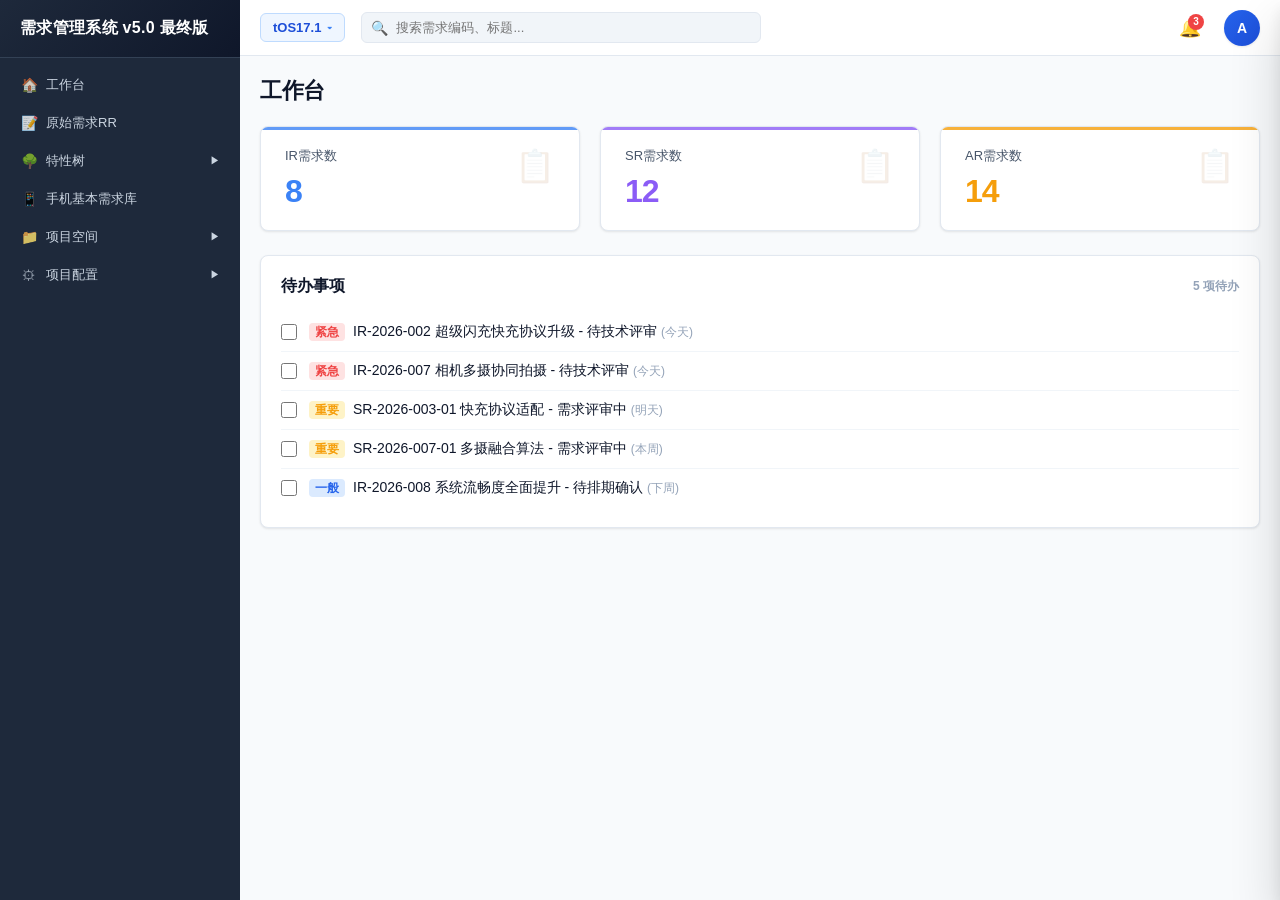
<file: index.html>
<!DOCTYPE html>
<html lang="zh-CN">
<head>
<meta charset="UTF-8">
<meta name="viewport" content="width=device-width, initial-scale=1.0">
<title>需求管理系统 v5.0 最终版</title>
<style>
/* ========== 设计令牌 ========== */
:root{
    /* 主色系 */
    --c-primary:#2563eb;
    --c-primary-light:#3b82f6;
    --c-primary-dark:#1d4ed8;
    --c-primary-50:#eff6ff;
    --c-primary-100:#dbeafe;
    --c-primary-200:#bfdbfe;

    /* 语义色 */
    --c-success:#16a34a;
    --c-success-bg:#dcfce7;
    --c-warning:#f59e0b;
    --c-warning-bg:#fef3c7;
    --c-danger:#ef4444;
    --c-danger-bg:#fee2e2;
    --c-info:#6366f1;
    --c-info-bg:#e0e7ff;

    /* 中性色 */
    --c-text:#0f172a;
    --c-text-secondary:#475569;
    --c-text-tertiary:#94a3b8;
    --c-text-muted:#cbd5e1;
    --c-bg:#f8fafc;
    --c-bg-elevated:#ffffff;
    --c-bg-subtle:#f1f5f9;
    --c-border:#e2e8f0;
    --c-border-light:#f1f5f9;
    --c-border-strong:#cbd5e1;

    /* 侧边栏色系 */
    --c-sidebar-bg:#1e293b;
    --c-sidebar-bg-hover:#334155;
    --c-sidebar-bg-active:#0f172a;
    --c-sidebar-text:#cbd5e1;
    --c-sidebar-text-muted:#64748b;

    /* 阴影 */
    --shadow-xs:0 1px 2px rgba(0,0,0,0.04);
    --shadow-sm:0 1px 3px rgba(0,0,0,0.06),0 1px 2px rgba(0,0,0,0.04);
    --shadow-md:0 4px 12px rgba(0,0,0,0.08),0 2px 4px rgba(0,0,0,0.04);
    --shadow-lg:0 12px 32px rgba(0,0,0,0.12),0 4px 8px rgba(0,0,0,0.06);
    --shadow-xl:0 24px 48px rgba(0,0,0,0.16),0 8px 16px rgba(0,0,0,0.08);

    /* 圆角 */
    --radius-sm:4px;
    --radius-md:6px;
    --radius-lg:8px;
    --radius-xl:12px;
    --radius-2xl:16px;

    /* 过渡 */
    --t-fast:0.12s ease;
    --t-normal:0.2s ease;
    --t-slow:0.3s ease;
}

/* ========== 全局重置 ========== */
*{margin:0;padding:0;box-sizing:border-box;}
html,body{height:100%;overflow:hidden;}
body{font-family:'Segoe UI','Microsoft YaHei',-apple-system,sans-serif;font-size:14px;color:var(--c-text);background:var(--c-bg);-webkit-font-smoothing:antialiased;-moz-osx-font-smoothing:grayscale;}
a{text-decoration:none;color:inherit;}
ul,li{list-style:none;}

/* ========== 布局 ========== */
#app{display:flex;height:100vh;}

/* ========== 侧边栏 ========== */
#sidebar{width:240px;background:var(--c-sidebar-bg);color:var(--c-sidebar-text);display:flex;flex-direction:column;flex-shrink:0;overflow-y:auto;box-shadow:2px 0 8px rgba(0,0,0,0.1);}
.sidebar-header{padding:18px 20px;font-size:16px;font-weight:700;color:#fff;border-bottom:1px solid #334155;white-space:nowrap;letter-spacing:0.3px;background:linear-gradient(135deg,#1e293b 0%,#0f172a 100%);}
.sidebar-nav{flex:1;padding:8px 0;overflow-y:auto;}
.nav-item{cursor:pointer;}
.nav-group-title{padding:10px 20px 4px;font-size:11px;color:var(--c-sidebar-text-muted);text-transform:uppercase;letter-spacing:1.5px;font-weight:600;}
.nav-link{display:flex;align-items:center;padding:10px 20px;cursor:pointer;color:var(--c-sidebar-text);transition:background var(--t-fast),color var(--t-fast),padding-left var(--t-fast);font-size:13px;font-weight:500;position:relative;}
.nav-link:hover{background:var(--c-sidebar-bg-hover);color:#fff;}
.nav-link.active{background:var(--c-primary);color:#fff;font-weight:600;}
.nav-link.active::before{content:'';position:absolute;left:0;top:0;bottom:0;width:3px;background:#93c5fd;border-radius:0 2px 2px 0;}
.nav-link .nav-icon{width:18px;height:18px;display:inline-flex;align-items:center;justify-content:center;margin-right:8px;font-size:14px;opacity:0.8;}
.nav-link .nav-arrow{margin-left:auto;font-size:10px;transition:transform var(--t-normal);}
.nav-link.expanded .nav-arrow{transform:rotate(90deg);}
.nav-children{overflow:hidden;max-height:0;transition:max-height var(--t-normal);}
.nav-children.open{max-height:500px;}
.nav-child-link{display:block;padding:8px 20px 8px 48px;cursor:pointer;color:#94a3b8;font-size:12px;transition:all var(--t-fast);position:relative;}
.nav-child-link:hover{color:#fff;background:var(--c-sidebar-bg-hover);}
.nav-child-link.active{color:var(--c-primary-light);background:var(--c-sidebar-bg-active);border-left:3px solid var(--c-primary-light);padding-left:45px;}

/* ========== 主区域 ========== */
#main{flex:1;display:flex;flex-direction:column;overflow:hidden;}

/* ========== 顶部栏 ========== */
#topbar{height:56px;background:var(--c-bg-elevated);border-bottom:1px solid var(--c-border);display:flex;align-items:center;padding:0 20px;gap:16px;flex-shrink:0;box-shadow:var(--shadow-xs);}
.project-selector{display:flex;align-items:center;gap:6px;background:var(--c-primary-50);border:1px solid var(--c-primary-200);border-radius:var(--radius-md);padding:6px 12px;cursor:pointer;font-size:13px;font-weight:600;color:var(--c-primary-dark);transition:all var(--t-fast);}
.project-selector:hover{background:var(--c-primary-100);}
.project-selector .arrow{font-size:10px;color:var(--c-primary-light);}
.topbar-search{flex:1;max-width:400px;position:relative;}
.topbar-search input{width:100%;padding:7px 12px 7px 34px;border:1px solid var(--c-border);border-radius:var(--radius-md);font-size:13px;outline:none;background:var(--c-bg-subtle);transition:all var(--t-fast);}
.topbar-search input:focus{border-color:var(--c-primary-light);background:#fff;box-shadow:0 0 0 3px rgba(59,130,246,0.1);}
.topbar-search .search-icon{position:absolute;left:10px;top:50%;transform:translateY(-50%);color:var(--c-text-tertiary);font-size:14px;}
.topbar-right{margin-left:auto;display:flex;align-items:center;gap:16px;}
.topbar-btn{width:36px;height:36px;border-radius:var(--radius-md);display:flex;align-items:center;justify-content:center;cursor:pointer;color:var(--c-text-secondary);font-size:18px;position:relative;transition:background var(--t-fast);}
.topbar-btn:hover{background:var(--c-bg-subtle);}
.topbar-btn .badge{position:absolute;top:4px;right:4px;background:var(--c-danger);color:#fff;font-size:10px;border-radius:50%;width:16px;height:16px;display:flex;align-items:center;justify-content:center;font-weight:600;}
.topbar-avatar{width:36px;height:36px;border-radius:50%;background:linear-gradient(135deg,var(--c-primary),var(--c-primary-dark));color:#fff;display:flex;align-items:center;justify-content:center;font-size:14px;font-weight:bold;cursor:pointer;box-shadow:var(--shadow-sm);}

/* ========== 内容区 ========== */
#content{flex:1;overflow-y:auto;padding:20px;background:var(--c-bg);}

/* ========== 页面切换 ========== */
.page{display:none;}
.page.active{display:block;animation:fadeIn var(--t-normal);}
@keyframes fadeIn{from{opacity:0;transform:translateY(4px);}to{opacity:1;transform:translateY(0);}}

/* ========== 工作台 ========== */
.dashboard-title{font-size:22px;font-weight:700;color:var(--c-text);margin-bottom:20px;letter-spacing:-0.3px;}
.stats-row{display:flex;gap:20px;margin-bottom:24px;flex-wrap:wrap;}
.stat-card{background:var(--c-bg-elevated);border:1px solid var(--c-border);border-radius:var(--radius-lg);padding:20px 24px;flex:1;min-width:200px;box-shadow:var(--shadow-sm);transition:transform var(--t-normal),box-shadow var(--t-normal);position:relative;overflow:hidden;}
.stat-card:hover{transform:translateY(-3px);box-shadow:var(--shadow-md);}
.stat-card::after{content:'';position:absolute;top:0;left:0;right:0;height:3px;background:var(--c-primary);opacity:0.8;}
.stat-card.ir::after{background:var(--c-primary-light);}
.stat-card.sr::after{background:#8b5cf6;}
.stat-card.ar::after{background:var(--c-warning);}
.stat-card .stat-label{font-size:13px;color:var(--c-text-secondary);margin-bottom:8px;font-weight:500;}
.stat-card .stat-value{font-size:32px;font-weight:700;color:var(--c-text);letter-spacing:-1px;}
.stat-card.ir .stat-value{color:var(--c-primary-light);}
.stat-card.sr .stat-value{color:#8b5cf6;}
.stat-card.ar .stat-value{color:var(--c-warning);}
.stat-card .stat-icon{float:right;font-size:32px;opacity:0.12;}
.todo-section{background:var(--c-bg-elevated);border:1px solid var(--c-border);border-radius:var(--radius-lg);padding:20px;box-shadow:var(--shadow-sm);}
.todo-title{font-size:16px;font-weight:700;margin-bottom:16px;display:flex;align-items:center;justify-content:space-between;}
.todo-list .todo-item{display:flex;align-items:center;padding:10px 0;border-bottom:1px solid var(--c-border-light);}
.todo-item:last-child{border-bottom:none;}
.todo-checkbox{width:16px;height:16px;margin-right:12px;cursor:pointer;}
.todo-content{flex:1;}
.todo-priority{font-size:12px;padding:2px 6px;border-radius:var(--radius-sm);margin-right:8px;font-weight:600;}
.todo-priority.high{background:var(--c-danger-bg);color:var(--c-danger);}
.todo-priority.medium{background:var(--c-warning-bg);color:var(--c-warning);}
.todo-priority.low{background:var(--c-primary-100);color:var(--c-primary);}

/* ========== 列表页面 ========== */
.list-header{display:flex;align-items:center;justify-content:space-between;margin-bottom:16px;}
.list-title{font-size:18px;font-weight:700;color:var(--c-text);}
.list-toolbar{display:flex;gap:8px;flex-wrap:wrap;align-items:center;}
.toolbar-btn{padding:7px 14px;border:1px solid var(--c-border);border-radius:var(--radius-md);background:var(--c-bg-elevated);cursor:pointer;font-size:13px;color:var(--c-text-secondary);display:inline-flex;align-items:center;gap:4px;transition:all var(--t-fast);font-weight:500;}
.toolbar-btn:hover{background:var(--c-bg-subtle);border-color:var(--c-border-strong);color:var(--c-text);}
.toolbar-btn.primary{background:var(--c-primary);color:#fff;border-color:var(--c-primary);box-shadow:var(--shadow-xs);}
.toolbar-btn.primary:hover{background:var(--c-primary-dark);box-shadow:var(--shadow-sm);}
.toolbar-btn.danger{color:var(--c-danger);border-color:#fecaca;}
.toolbar-btn.danger:hover{background:var(--c-danger-bg);}
.toolbar-btn.warning{color:var(--c-warning);border-color:#fde68a;}
.toolbar-btn.warning:hover{background:#fffbeb;}
.toolbar-btn.success{color:var(--c-success);border-color:#bbf7d0;}
.toolbar-btn.success:hover{background:#f0fdf4;}
.bulk-bar{display:none;align-items:center;gap:8px;padding:8px 12px;background:var(--c-primary-50);border:1px solid var(--c-primary-200);border-radius:var(--radius-md);margin-bottom:12px;}
.bulk-bar.show{display:flex;}
.bulk-bar .bulk-count{font-size:13px;color:var(--c-primary-dark);font-weight:600;}

/* ========== 表格 ========== */
.table-wrap{background:var(--c-bg-elevated);border:1px solid var(--c-border);border-radius:var(--radius-lg);overflow:hidden;box-shadow:var(--shadow-sm);}
.data-table{width:100%;border-collapse:collapse;font-size:13px;}
.data-table thead th{background:var(--c-bg-subtle);padding:10px 8px;text-align:left;font-weight:600;color:var(--c-text-secondary);border-bottom:2px solid var(--c-border);white-space:nowrap;position:sticky;top:0;z-index:5;letter-spacing:0.2px;}
.data-table tbody td{padding:8px 8px;border-bottom:1px solid var(--c-border-light);vertical-align:middle;}
.data-table tbody tr{transition:background var(--t-fast);}
.data-table tbody tr:hover{background:var(--c-bg);}
.data-table .col-cb{width:36px;text-align:center;}
.data-table .col-expand{width:36px;text-align:center;}
.data-table .col-action{width:80px;text-align:center;}
.expand-btn{cursor:pointer;color:var(--c-text-tertiary);font-size:12px;user-select:none;display:inline-block;width:16px;text-align:center;transition:color var(--t-fast);}
.expand-btn:hover{color:var(--c-primary-light);}
.link-title{color:var(--c-primary-light);cursor:pointer;font-weight:500;}
.link-title:hover{text-decoration:underline;color:var(--c-primary);}
.child-row{display:none;background:var(--c-bg);}
.child-row.open{display:table-row;}
.grandchild-row{display:none;background:#f0f4f8;}
.grandchild-row.open{display:table-row;}
.indent-1{padding-left:20px !important;}
.indent-2{padding-left:40px !important;}
.cell-badge-wrap{display:flex;flex-wrap:wrap;gap:3px;}

/* ========== Badge ========== */
.badge{display:inline-block;padding:2px 8px;border-radius:var(--radius-sm);font-size:11px;font-weight:600;line-height:1.4;letter-spacing:0.2px;}
.badge-level-S{background:var(--c-danger-bg);color:var(--c-danger);}
.badge-level-A{background:var(--c-warning-bg);color:var(--c-warning);}
.badge-level-B{background:var(--c-primary-100);color:var(--c-primary);}
.badge-level-C{background:var(--c-bg-subtle);color:var(--c-text-secondary);}
.badge-status-dev{background:var(--c-primary-100);color:var(--c-primary);}
.badge-status-review{background:var(--c-warning-bg);color:var(--c-warning);}
.badge-status-accepted{background:var(--c-success-bg);color:var(--c-success);}
.badge-status-planned{background:var(--c-bg-subtle);color:var(--c-text-secondary);}
.badge-status-pending{background:var(--c-bg-subtle);color:var(--c-text-tertiary);}
.badge-domain{background:#ede9fe;color:#7c3aed;}
.badge-version{background:#e0f2fe;color:#0369a1;font-size:10px;}
.badge-version.Go{background:#fef3c7;color:#92400e;}
.badge-version.Slim{background:#fce7f3;color:#be185d;}
.badge-version.Full{background:var(--c-primary-100);color:var(--c-primary-dark);}
.badge-priority{padding:2px 6px;border-radius:var(--radius-sm);font-size:11px;font-weight:600;}
.badge-priority-P0{background:var(--c-danger-bg);color:var(--c-danger);}
.badge-priority-P1{background:var(--c-warning-bg);color:var(--c-warning);}
.badge-priority-P2{background:var(--c-primary-100);color:var(--c-primary);}
.badge-priority-P3{background:var(--c-bg-subtle);color:var(--c-text-secondary);}
.badge-pill{display:inline-block;padding:2px 8px;border-radius:12px;font-size:11px;background:var(--c-bg-subtle);color:var(--c-text-secondary);}

/* ========== 抽屉 ========== */
.drawer-mask{position:fixed;top:0;left:0;right:0;bottom:0;background:rgba(0,0,0,0.4);z-index:100;display:none;opacity:0;transition:opacity var(--t-normal);backdrop-filter:blur(2px);}
.drawer-mask.show{display:block;opacity:1;}
.drawer{position:fixed;top:0;right:0;width:640px;height:100vh;background:#fff;z-index:101;transform:translateX(100%);transition:transform var(--t-slow);display:flex;flex-direction:column;box-shadow:var(--shadow-xl);}
.drawer.show{transform:translateX(0);}
.drawer-header{padding:16px 20px;border-bottom:1px solid var(--c-border);display:flex;align-items:center;justify-content:space-between;flex-shrink:0;background:var(--c-bg-elevated);}
.drawer-title{font-size:16px;font-weight:700;color:var(--c-text);}
.drawer-close{width:32px;height:32px;border:none;background:none;cursor:pointer;font-size:20px;color:var(--c-text-tertiary);border-radius:var(--radius-md);display:flex;align-items:center;justify-content:center;transition:all var(--t-fast);}
.drawer-close:hover{background:var(--c-bg-subtle);color:var(--c-danger);}
.drawer-tabs-l1{display:flex;gap:0;border-bottom:1px solid var(--c-border);padding:0 20px;flex-shrink:0;overflow-x:auto;background:var(--c-bg-elevated);}
.tab-l1{padding:10px 14px;cursor:pointer;font-size:13px;color:var(--c-text-secondary);border-bottom:2px solid transparent;white-space:nowrap;transition:all var(--t-fast);font-weight:500;}
.tab-l1:hover{color:var(--c-primary-light);}
.tab-l1.active{color:var(--c-primary);border-bottom-color:var(--c-primary);font-weight:600;}
.drawer-tabs-l2{display:flex;gap:0;padding:0 20px;background:var(--c-bg);border-bottom:1px solid var(--c-border);flex-shrink:0;}
.tab-l2{padding:8px 14px;cursor:pointer;font-size:12px;color:var(--c-text-secondary);border-bottom:2px solid transparent;white-space:nowrap;transition:all var(--t-fast);}
.tab-l2:hover{color:var(--c-primary-light);}
.tab-l2.active{color:var(--c-primary);border-bottom-color:var(--c-primary);font-weight:600;}
.drawer-body{flex:1;overflow-y:auto;padding:20px;background:var(--c-bg);}
.tab-content{display:none;}
.tab-content.active{display:block;}

/* ========== 详情区块 ========== */
.detail-section{margin-bottom:24px;}
.detail-section-title{font-size:14px;font-weight:700;color:var(--c-text);margin-bottom:12px;padding-bottom:6px;border-bottom:1px solid var(--c-border);letter-spacing:0.2px;}
.detail-grid{display:grid;grid-template-columns:1fr 1fr;gap:8px 16px;}
.detail-grid.three-col{grid-template-columns:1fr 1fr 1fr;}
.detail-field{display:flex;flex-direction:column;}
.detail-label{font-size:12px;color:var(--c-text-tertiary);margin-bottom:2px;font-weight:500;}
.detail-value{font-size:13px;color:var(--c-text);word-break:break-all;}
.detail-value.muted{color:var(--c-text-secondary);}
.detail-full{grid-column:1/-1;}
.detail-textarea{background:var(--c-bg);border:1px solid var(--c-border);border-radius:var(--radius-md);padding:10px;font-size:13px;color:var(--c-text-secondary);min-height:60px;line-height:1.5;}

/* ========== 评论 ========== */
.comment-item{padding:12px 0;border-bottom:1px solid var(--c-border-light);}
.comment-header{display:flex;align-items:center;gap:8px;margin-bottom:6px;}
.comment-avatar{width:28px;height:28px;border-radius:50%;background:linear-gradient(135deg,var(--c-primary),var(--c-primary-dark));color:#fff;display:flex;align-items:center;justify-content:center;font-size:11px;font-weight:bold;}
.comment-author{font-size:13px;font-weight:600;color:var(--c-text);}
.comment-time{font-size:11px;color:var(--c-text-tertiary);}
.comment-body{font-size:13px;color:var(--c-text-secondary);padding-left:36px;}

/* ========== 操作日志 ========== */
.log-item{display:flex;gap:8px;padding:8px 0;border-bottom:1px solid var(--c-border-light);font-size:12px;}
.log-time{color:var(--c-text-tertiary);white-space:nowrap;min-width:120px;}
.log-text{color:var(--c-text-secondary);}

/* ========== 空状态 ========== */
.empty-state{text-align:center;padding:48px 20px;color:var(--c-text-tertiary);font-size:14px;}
.empty-state::before{content:'';display:block;width:48px;height:48px;margin:0 auto 12px;border-radius:50%;background:var(--c-bg-subtle);border:2px dashed var(--c-border-strong);}

/* ========== 通用 ========== */
.text-muted{color:var(--c-text-tertiary);}
.text-sm{font-size:12px;}
.mt-2{margin-top:8px;}
.mt-4{margin-top:16px;}
.mb-2{margin-bottom:8px;}
.mb-4{margin-bottom:16px;}

/* ========== 滚动条 ========== */
::-webkit-scrollbar{width:8px;height:8px;}
::-webkit-scrollbar-track{background:var(--c-bg-subtle);}
::-webkit-scrollbar-thumb{background:var(--c-border-strong);border-radius:var(--radius-sm);}
::-webkit-scrollbar-thumb:hover{background:var(--c-text-tertiary);}

/* ========== 弹窗 ========== */
.modal-overlay{position:fixed;top:0;left:0;right:0;bottom:0;background:rgba(0,0,0,0.5);z-index:200;display:none;align-items:center;justify-content:center;backdrop-filter:blur(2px);}
.modal-overlay.show{display:flex;animation:overlayIn var(--t-normal);}
@keyframes overlayIn{from{opacity:0;}to{opacity:1;}}
.modal-dialog{background:#fff;border-radius:var(--radius-xl);box-shadow:var(--shadow-xl);min-width:420px;max-width:500px;max-height:80vh;overflow-y:auto;animation:dialogIn var(--t-normal);}
@keyframes dialogIn{from{opacity:0;transform:scale(0.96) translateY(-8px);}to{opacity:1;transform:scale(1) translateY(0);}}
.modal-header{padding:16px 20px;border-bottom:1px solid var(--c-border);display:flex;align-items:center;justify-content:space-between;}
.modal-title{font-size:16px;font-weight:700;color:var(--c-text);}
.modal-close{width:28px;height:28px;border:none;background:none;cursor:pointer;font-size:18px;color:var(--c-text-tertiary);border-radius:var(--radius-sm);display:flex;align-items:center;justify-content:center;transition:all var(--t-fast);}
.modal-close:hover{background:var(--c-bg-subtle);color:var(--c-danger);}
.modal-body{padding:20px;}
.modal-footer{padding:12px 20px;border-top:1px solid var(--c-border);display:flex;justify-content:flex-end;gap:8px;background:var(--c-bg);}
.lock-option-group{display:flex;flex-direction:column;gap:10px;}
.lock-option{display:flex;align-items:center;gap:10px;padding:12px 14px;border:2px solid var(--c-border);border-radius:var(--radius-md);cursor:pointer;transition:all var(--t-fast);}
.lock-option:hover{border-color:#93c5fd;background:var(--c-primary-50);}
.lock-option.selected{border-color:var(--c-primary);background:var(--c-primary-50);}
.lock-option input{margin:0;}
.lock-option-label{font-size:14px;font-weight:600;color:var(--c-text);}

/* ========== 可编辑字段 ========== */
.edit-input{width:100%;padding:6px 8px;border:1px solid var(--c-border);border-radius:var(--radius-sm);font-size:13px;color:var(--c-text);background:#fff;outline:none;transition:border-color var(--t-fast),box-shadow var(--t-fast);}
.edit-input:focus{border-color:var(--c-primary-light);box-shadow:0 0 0 3px rgba(59,130,246,0.12);}
.edit-textarea{width:100%;padding:8px;border:1px solid var(--c-border);border-radius:var(--radius-sm);font-size:13px;color:var(--c-text);background:#fff;outline:none;min-height:60px;resize:vertical;line-height:1.5;transition:border-color var(--t-fast),box-shadow var(--t-fast);}
.edit-textarea:focus{border-color:var(--c-primary-light);box-shadow:0 0 0 3px rgba(59,130,246,0.12);}
.detail-value.locked{background:var(--c-bg);padding:6px 8px;border-radius:var(--radius-sm);color:var(--c-text-secondary);}
.detail-textarea.locked{background:var(--c-bg);padding:8px;border-radius:var(--radius-sm);color:var(--c-text-secondary);}
.edit-select{width:100%;padding:6px 8px;border:1px solid var(--c-border);border-radius:var(--radius-sm);font-size:13px;color:var(--c-text);background:#fff;outline:none;cursor:pointer;transition:border-color var(--t-fast),box-shadow var(--t-fast);}
.edit-select:focus{border-color:var(--c-primary-light);box-shadow:0 0 0 3px rgba(59,130,246,0.12);}
.drawer-edit-bar{display:flex;gap:8px;align-items:center;}
.drawer-edit-bar .toolbar-btn{padding:4px 14px;font-size:13px;}
.drawer-edit-bar .toolbar-btn.primary{background:var(--c-primary);color:#fff;border-color:var(--c-primary);}
.drawer-edit-bar .toolbar-btn.primary:hover{background:var(--c-primary-dark);}

/* ========== 锁定图标 ========== */
.lock-icon{display:inline-flex;align-items:center;justify-content:center;margin-right:6px;font-size:16px;vertical-align:middle;}
.lock-hint{display:inline-block;margin-left:8px;padding:2px 8px;border-radius:var(--radius-sm);font-size:11px;font-weight:600;background:var(--c-warning-bg);color:var(--c-warning);}

/* ========== 多选品类 ========== */
.category-checkbox-group{display:flex;gap:12px;flex-wrap:wrap;padding:6px 0;}
.category-checkbox-item{display:flex;align-items:center;gap:4px;}
.category-checkbox-item input{margin:0;}
.category-checkbox-item label{font-size:13px;color:var(--c-text);cursor:pointer;}

/* ========== 基线管理 ========== */
.baseline-info{display:flex;gap:16px;margin-bottom:16px;flex-wrap:wrap;}
.baseline-info-card{background:var(--c-bg-elevated);border:1px solid var(--c-border);border-radius:var(--radius-lg);padding:12px 16px;min-width:120px;box-shadow:var(--shadow-xs);transition:box-shadow var(--t-fast);}
.baseline-info-card:hover{box-shadow:var(--shadow-sm);}
.baseline-info-label{font-size:12px;color:var(--c-text-tertiary);margin-bottom:4px;}
.baseline-info-value{font-size:18px;font-weight:700;color:var(--c-text);}

/* ========== 版本号输入 ========== */
.version-input{width:100%;padding:8px 12px;border:1px solid var(--c-border);border-radius:var(--radius-md);font-size:14px;outline:none;transition:border-color var(--t-fast),box-shadow var(--t-fast);}
.version-input:focus{border-color:var(--c-primary-light);box-shadow:0 0 0 3px rgba(59,130,246,0.12);}

/* ========== 变更管理 ========== */
.change-status-draft{background:var(--c-bg-subtle);color:var(--c-text-secondary);}
.change-status-flow{background:var(--c-primary-100);color:var(--c-primary);}
.change-status-done{background:var(--c-success-bg);color:var(--c-success);}
.change-status-cancel{background:var(--c-danger-bg);color:var(--c-danger);}
.change-status-pending-confirm{background:var(--c-warning-bg);color:#d97706;}
.change-status-cancelled{background:var(--c-bg-subtle);color:var(--c-text-tertiary);}
.change-type-badge{background:#ede9fe;color:#7c3aed;padding:2px 8px;border-radius:var(--radius-sm);font-size:11px;font-weight:600;}

/* 变更创建弹窗 */
.change-modal-dialog{width:85%;max-width:none;max-height:92vh;overflow-y:auto;}
.change-section{margin-bottom:20px;}
.change-section-title{font-size:14px;font-weight:700;color:var(--c-text);margin-bottom:10px;padding-bottom:6px;border-bottom:1px solid var(--c-border);display:flex;align-items:center;justify-content:space-between;}
.change-tab-bar{display:flex;gap:0;margin-bottom:10px;border-bottom:2px solid var(--c-border);}
.change-tab{padding:6px 20px;font-size:13px;font-weight:600;color:var(--c-text-secondary);cursor:pointer;border-bottom:2px solid transparent;margin-bottom:-2px;transition:all var(--t-fast);}
.change-tab:hover{color:var(--c-primary);}
.change-tab.active{color:var(--c-primary);border-bottom-color:var(--c-primary);}
.change-objects-table{width:100%;border-collapse:collapse;font-size:12px;}
.change-objects-table thead th{background:var(--c-bg-subtle);padding:8px;text-align:left;font-weight:600;color:var(--c-text-secondary);border-bottom:2px solid var(--c-border);white-space:nowrap;}
.change-objects-table tbody td{padding:8px;border-bottom:1px solid var(--c-border-light);vertical-align:top;}
.change-objects-table tbody tr:hover{background:var(--c-bg);}
.change-before-after{max-width:200px;max-height:80px;overflow-y:auto;word-break:break-all;background:var(--c-bg);padding:4px 6px;border-radius:var(--radius-sm);font-size:11px;}

/* 测试用例表格 */
.testcase-table{width:100%;border-collapse:collapse;font-size:12px;margin-top:8px;}
.testcase-table thead th{background:var(--c-bg-subtle);padding:8px 6px;text-align:left;font-weight:600;color:var(--c-text-secondary);border-bottom:2px solid var(--c-border);white-space:nowrap;}
.testcase-table tbody td{padding:8px 6px;border-bottom:1px solid var(--c-border-light);vertical-align:top;}
.testcase-table tbody tr:hover{background:var(--c-bg);}
.change-action-btn{padding:3px 8px;border:1px solid var(--c-border);border-radius:var(--radius-sm);background:#fff;cursor:pointer;font-size:11px;color:var(--c-text-secondary);margin-right:4px;transition:all var(--t-fast);}
.change-action-btn:hover{background:var(--c-bg);border-color:var(--c-border-strong);}
.change-action-btn.danger{color:var(--c-danger);border-color:#fecaca;}
.change-action-btn.danger:hover{background:var(--c-danger-bg);}
.change-action-btn.primary{color:var(--c-primary);border-color:var(--c-primary-200);}
.change-action-btn.primary:hover{background:var(--c-primary-50);}
.change-object-row{cursor:pointer;}
.change-object-row.collapsed + .change-detail-rows{display:none;}
.change-object-row .expand-indicator{font-size:12px;color:var(--c-text-tertiary);user-select:none;display:inline-block;width:20px;text-align:center;cursor:pointer;transition:transform var(--t-normal);padding:2px 4px;}
.change-object-row.collapsed .expand-indicator{transform:rotate(-90deg);}
.change-field-select{padding:4px 6px;border:1px solid var(--c-border);border-radius:var(--radius-sm);font-size:11px;background:#fff;outline:none;min-width:120px;}
.change-before-input,.change-after-input{padding:4px 6px;border:1px solid var(--c-border);border-radius:var(--radius-sm);font-size:11px;background:#fff;outline:none;width:100%;min-height:28px;}

/* 变更信息表单 */
.change-info-grid{display:grid;grid-template-columns:1fr 1fr;gap:8px 16px;}
.change-info-grid.three-col{grid-template-columns:1fr 1fr 1fr;}
.change-info-grid.full-row{grid-template-columns:repeat(8,minmax(0,1fr));}
.change-info-grid.full-row .full-width{grid-column:1/-1;}
.change-info-field{display:flex;flex-direction:column;}
.change-info-label{font-size:12px;color:var(--c-text-tertiary);margin-bottom:2px;font-weight:500;}
.change-info-label .required{color:var(--c-danger);}
.change-info-value{font-size:13px;color:var(--c-text);}
.change-info-value input,.change-info-value select,.change-info-value textarea{width:100%;padding:6px 8px;border:1px solid var(--c-border);border-radius:var(--radius-sm);font-size:13px;color:var(--c-text);background:#fff;outline:none;transition:border-color var(--t-fast),box-shadow var(--t-fast);}
.change-info-value input:focus,.change-info-value select:focus,.change-info-value textarea:focus{border-color:var(--c-primary-light);box-shadow:0 0 0 3px rgba(59,130,246,0.12);}
.change-info-value textarea{min-height:50px;resize:vertical;line-height:1.5;}
.change-info-value.auto{background:var(--c-bg);padding:6px 8px;border-radius:var(--radius-sm);color:var(--c-text-secondary);}

/* 审批流程（横向布局） */
.workflow-timeline{padding:12px 0;display:flex;flex-wrap:wrap;align-items:flex-start;}
.workflow-step{display:flex;flex-direction:column;align-items:center;padding:8px 16px;flex:1;min-width:120px;text-align:center;border-right:1px solid var(--c-border);position:relative;}
.workflow-step:last-child{border-right:none;}
.workflow-step-icon{width:28px;height:28px;border-radius:50%;display:flex;align-items:center;justify-content:center;font-size:12px;font-weight:bold;flex-shrink:0;margin-bottom:6px;transition:all var(--t-normal);}
.workflow-step-icon.pending{background:var(--c-bg-subtle);color:var(--c-text-tertiary);border:2px solid var(--c-border);}
.workflow-step-icon.approved{background:var(--c-success-bg);color:var(--c-success);border:2px solid #86efac;}
.workflow-step-icon.rejected{background:var(--c-danger-bg);color:var(--c-danger);border:2px solid #fecaca;}
.workflow-step-icon.current{background:var(--c-primary-100);color:var(--c-primary);border:2px solid #93c5fd;box-shadow:0 0 0 4px rgba(59,130,246,0.1);animation:pulse 2s ease-in-out infinite;}
@keyframes pulse{0%,100%{box-shadow:0 0 0 4px rgba(59,130,246,0.1);}50%{box-shadow:0 0 0 8px rgba(59,130,246,0.06);}}
.workflow-step-content{text-align:center;flex:1;}
.workflow-step-role{font-size:13px;font-weight:600;color:var(--c-text);}
.workflow-step-approver{font-size:12px;color:var(--c-text-secondary);}
.workflow-step-status{font-size:11px;margin-top:2px;}
.workflow-step-comment{font-size:12px;color:var(--c-text-secondary);margin-top:4px;padding:6px 8px;background:var(--c-bg);border-radius:var(--radius-sm);}

/* 审批操作 */
.approval-actions{display:flex;gap:8px;margin-top:12px;}
.approval-textarea{width:100%;padding:8px;border:1px solid var(--c-border);border-radius:var(--radius-md);font-size:13px;min-height:60px;resize:vertical;outline:none;line-height:1.5;transition:border-color var(--t-fast),box-shadow var(--t-fast);}
.approval-textarea:focus{border-color:var(--c-primary-light);box-shadow:0 0 0 3px rgba(59,130,246,0.12);}

/* 需求选择弹窗 */
.req-select-dialog{max-width:700px;width:90%;max-height:70vh;overflow-y:auto;}
.req-select-table{width:100%;border-collapse:collapse;font-size:12px;}
.req-select-table thead th{background:var(--c-bg-subtle);padding:8px;text-align:left;font-weight:600;border-bottom:2px solid var(--c-border);color:var(--c-text-secondary);}
.req-select-table tbody td{padding:8px;border-bottom:1px solid var(--c-border-light);}
.req-select-table tbody tr{cursor:pointer;transition:background var(--t-fast);}
.req-select-table tbody tr:hover{background:var(--c-primary-50);}
.req-select-cb{cursor:pointer;accent-color:var(--c-primary);width:14px;height:14px;}

/* 变更详情 */
.change-detail-section{margin-bottom:16px;}
.change-detail-grid{display:grid;grid-template-columns:1fr 1fr 1fr;gap:6px 16px;}
.change-detail-item{display:flex;flex-direction:column;}
.change-detail-item-label{font-size:11px;color:var(--c-text-tertiary);}
.change-detail-item-value{font-size:13px;color:var(--c-text);word-break:break-all;}

/* 转办弹窗 */
.transfer-dialog{max-width:400px;}

</style>
</head>
<body>

<div id="app">
    <!-- 侧边栏 -->
    <div id="sidebar">
        <div class="sidebar-header">需求管理系统 v5.0 最终版</div>
        <div class="sidebar-nav" id="sidebarNav"></div>
    </div>

    <!-- 主区域 -->
    <div id="main">
        <!-- 顶部栏 -->
        <div id="topbar">
            <div class="project-selector" onclick="toggleProjectMenu()">
                <span>tOS17.1</span>
                <span class="arrow">&#9662;</span>
            </div>
            <div class="topbar-search">
                <span class="search-icon">&#128269;</span>
                <input type="text" placeholder="搜索需求编码、标题..." id="searchInput" oninput="handleSearch(this.value)">
            </div>
            <div class="topbar-right">
                <div class="topbar-btn" title="通知" onclick="alert('您有3条新通知')">
                    &#128276;
                    <span class="badge">3</span>
                </div>
                <div class="topbar-avatar" title="当前用户" onclick="alert('用户中心')">A</div>
            </div>
        </div>

        <!-- 内容区 -->
        <div id="content">
            <!-- 工作台 -->
            <div class="page active" id="page-dashboard">
                <div class="dashboard-title">工作台</div>
                <div class="stats-row">
                    <div class="stat-card ir" onclick="selectNav(null,'page-ir-list')">
                        <div class="stat-icon">&#128203;</div>
                        <div class="stat-label">IR需求数</div>
                        <div class="stat-value" id="stat-ir">8</div>
                    </div>
                    <div class="stat-card sr" onclick="selectNav(null,'page-sr-list')">
                        <div class="stat-icon">&#128203;</div>
                        <div class="stat-label">SR需求数</div>
                        <div class="stat-value" id="stat-sr">12</div>
                    </div>
                    <div class="stat-card ar" onclick="selectNav(null,'page-ar-list')">
                        <div class="stat-icon">&#128203;</div>
                        <div class="stat-label">AR需求数</div>
                        <div class="stat-value" id="stat-ar">14</div>
                    </div>
                </div>
                <div class="todo-section">
                    <div class="todo-title">
                        <span>待办事项</span>
                        <span class="text-sm text-muted" id="todoCount">5 项待办</span>
                    </div>
                    <div class="todo-list" id="todoList"></div>
                </div>
            </div>

            <!-- 原始需求RR -->
            <div class="page" id="page-rr-list">
                <div class="list-header"><div class="list-title">原始需求 RR</div></div>
                <div class="table-wrap">
                    <table class="data-table">
                        <thead><tr><th>需求编码</th><th>标题</th><th>来源</th><th>提交人</th><th>提交时间</th><th>状态</th><th>操作</th></tr></thead>
                        <tbody>
                            <tr><td>RR-2026-001</td><td>用户反馈夜间拍照效果差</td><td>客户反馈</td><td>客服系统</td><td>2026-01-08</td><td>已转化为IR</td><td><span class="link-title" onclick="selectNav(null,'page-ir-list')">查看IR</span></td></tr>
                            <tr><td>RR-2026-002</td><td>充电速度慢，需要更快充</td><td>客户反馈</td><td>客服系统</td><td>2026-01-15</td><td>已转化为IR</td><td><span class="link-title" onclick="selectNav(null,'page-ir-list')">查看IR</span></td></tr>
                            <tr><td>RR-2026-003</td><td>折叠屏铰链异响问题</td><td>客户反馈</td><td>售后系统</td><td>2026-01-10</td><td>已转化为IR</td><td><span class="link-title" onclick="selectNav(null,'page-ir-list')">查看IR</span></td></tr>
                            <tr><td>RR-2026-004</td><td>中东用户需要阿拉伯语语音助手</td><td>市场调研</td><td>市场部</td><td>2026-01-25</td><td>已转化为IR</td><td><span class="link-title" onclick="selectNav(null,'page-ir-list')">查看IR</span></td></tr>
                            <tr><td>RR-2026-005</td><td>游戏发热严重，帧率不稳定</td><td>客户反馈</td><td>客服系统</td><td>2026-01-03</td><td>已转化为IR</td><td><span class="link-title" onclick="selectNav(null,'page-ir-list')">查看IR</span></td></tr>
                            <tr><td>RR-2026-006</td><td>隐私数据安全合规要求</td><td>合规要求</td><td>法务部</td><td>2026-02-05</td><td>已转化为IR</td><td><span class="link-title" onclick="selectNav(null,'page-ir-list')">查看IR</span></td></tr>
                            <tr><td>RR-2026-007</td><td>多摄拍照体验提升需求</td><td>技术规划</td><td>影像部</td><td>2026-02-12</td><td>已转化为IR</td><td><span class="link-title" onclick="selectNav(null,'page-ir-list')">查看IR</span></td></tr>
                            <tr><td>RR-2026-008</td><td>系统卡顿，动画不流畅</td><td>客户反馈</td><td>客服系统</td><td>2026-02-28</td><td>已转化为IR</td><td><span class="link-title" onclick="selectNav(null,'page-ir-list')">查看IR</span></td></tr>
                            <tr><td>RR-2026-009</td><td>需支持NFC门禁卡模拟功能</td><td>产品规划</td><td>产品部</td><td>2026-03-01</td><td>待评审</td><td><span class="text-muted">-</span></td></tr>
                            <tr><td>RR-2026-010</td><td>屏幕刷新率自适应需求</td><td>技术规划</td><td>显示部</td><td>2026-03-05</td><td>待评审</td><td><span class="text-muted">-</span></td></tr>
                        </tbody>
                    </table>
                </div>
            </div>

            <!-- IR列表 -->
            <div class="page" id="page-ir-list">
                <div class="list-header">
                    <div class="list-title">初始需求 IR</div>
                    <div class="list-toolbar" id="irToolbar">
                        <button class="toolbar-btn primary" onclick="alert('新建IR需求')">&#43; 新建</button>
                        <button class="toolbar-btn" onclick="alert('排序选项')">&#8597; 排序</button>
                        <button class="toolbar-btn" onclick="alert('筛选条件')">&#9776; 筛选</button>
                        <button class="toolbar-btn" onclick="alert('导入数据')">&#8682; 导入</button>
                        <button class="toolbar-btn" onclick="alert('导出数据')">&#8681; 导出</button>
                        <button class="toolbar-btn" onclick="alert('另存为视图')">&#128190; 另存为视图</button>
                        <div id="irBulkBar" class="bulk-bar">
                            <span class="bulk-count" id="irSelectedCount">已选 0 项</span>
                            <button class="toolbar-btn danger" onclick="bulkDelete('ir')">&#128465; 删除</button>
                            <button class="toolbar-btn warning" onclick="bulkLock('ir')">&#128274; 锁定</button>
                            <button class="toolbar-btn" onclick="bulkUnlock('ir')">&#128275; 解锁</button>
                            <button class="toolbar-btn success" onclick="bulkBaseline('ir')">&#128230; 生成基线</button>
                        </div>
                    </div>
                </div>
                <div class="table-wrap">
                    <table class="data-table" id="irTable"></table>
                </div>
            </div>

            <!-- SR列表 -->
            <div class="page" id="page-sr-list">
                <div class="list-header">
                    <div class="list-title">系统需求 SR</div>
                    <div class="list-toolbar" id="srToolbar">
                        <button class="toolbar-btn primary" onclick="alert('新建SR需求')">&#43; 新建</button>
                        <button class="toolbar-btn" onclick="alert('排序选项')">&#8597; 排序</button>
                        <button class="toolbar-btn" onclick="alert('筛选条件')">&#9776; 筛选</button>
                        <button class="toolbar-btn" onclick="alert('导入数据')">&#8682; 导入</button>
                        <button class="toolbar-btn" onclick="alert('导出数据')">&#8681; 导出</button>
                        <button class="toolbar-btn" onclick="alert('另存为视图')">&#128190; 另存为视图</button>
                        <div id="srBulkBar" class="bulk-bar">
                            <span class="bulk-count" id="srSelectedCount">已选 0 项</span>
                            <button class="toolbar-btn danger" onclick="bulkDelete('sr')">&#128465; 删除</button>
                            <button class="toolbar-btn warning" onclick="bulkLock('sr')">&#128274; 锁定</button>
                            <button class="toolbar-btn" onclick="bulkUnlock('sr')">&#128275; 解锁</button>
                            <button class="toolbar-btn success" onclick="bulkBaseline('sr')">&#128230; 生成基线</button>
                        </div>
                    </div>
                </div>
                <div class="table-wrap">
                    <table class="data-table" id="srTable"></table>
                </div>
            </div>

            <!-- 手机基本需求库 -->
            <div class="page" id="page-phone-lib">
                <div class="list-header"><div class="list-title">手机基本需求库</div></div>
                <div class="empty-state">手机基本需求库 - 共收录 256 条基础需求，按品类分类管理</div>
                <div class="table-wrap">
                    <table class="data-table">
                        <thead><tr><th>需求编码</th><th>标题</th><th>品类</th><th>来源</th><th>更新时间</th></tr></thead>
                        <tbody>
                            <tr><td>BL-001</td><td>蓝牙5.3支持</td><td>通信</td><td>技术规划</td><td>2026-08-15</td></tr>
                            <tr><td>BL-002</td><td>WiFi6E支持</td><td>通信</td><td>技术规划</td><td>2026-08-20</td></tr>
                            <tr><td>BL-003</td><td>NFC门禁卡模拟</td><td>通信</td><td>客户需求</td><td>2026-08-22</td></tr>
                            <tr><td>BL-004</td><td>屏幕刷新率120Hz</td><td>显示</td><td>产品规划</td><td>2026-08-25</td></tr>
                            <tr><td>BL-005</td><td>超声波指纹解锁</td><td>安全</td><td>技术规划</td><td>2026-08-28</td></tr>
                        </tbody>
                    </table>
                </div>
            </div>

            <!-- 特性树页面 -->
            <div class="page" id="page-tree-full">
                <div class="list-header"><div class="list-title">整机特性树</div></div>
                <div class="empty-state">整机特性树视图 - 展示全品类特性的树形结构</div>
            </div>
            <div class="page" id="page-tree-all">
                <div class="list-header"><div class="list-title">全集特性树</div></div>
                <div class="empty-state">全集特性树视图 - 展示所有特性的树形结构</div>
            </div>
            <div class="page" id="page-tree-tos">
                <div class="list-header"><div class="list-title">tOS版本特性树</div></div>
                <div class="empty-state">tOS版本特性树视图 - 展示当前tOS版本的特性树形结构</div>
            </div>

            <!-- 项目空间其他页面 -->
            <div class="page" id="page-ar-list">
                <div class="list-header"><div class="list-title">分配需求 AR</div></div>
                <div class="table-wrap">
                    <table class="data-table" id="arTable"></table>
                </div>
            </div>
            <div class="page" id="page-version-mgmt">
                <div class="list-header"><div class="list-title">版本管理</div></div>
                <div class="empty-state">版本管理 - 管理需求基线版本</div>
            </div>
            <div class="page" id="page-baseline-mgmt">
                <div class="list-header"><div class="list-title">基线管理</div></div>
                <div class="baseline-info">
                    <div class="baseline-info-card">
                        <div class="baseline-info-label">基线总数</div>
                        <div class="baseline-info-value" id="baselineCount">0</div>
                    </div>
                </div>
                <div class="table-wrap">
                    <table class="data-table" id="baselineTable"></table>
                </div>
            </div>
            <div class="page" id="page-test-mgmt">
                <div class="list-header"><div class="list-title">测试管理</div></div>
                <div class="empty-state">测试管理 - 需求测试计划与执行</div>
            </div>
            <div class="page" id="page-change-mgmt">
                <div class="list-header">
                    <div class="list-title">变更管理空间</div>
                    <div class="list-toolbar">
                        <button class="toolbar-btn primary" onclick="openChangeCreate()">&#43; 发起变更</button>
                        <button class="toolbar-btn" onclick="generateDemoChanges()">&#9881; 生成测试用例</button>
                        <button class="toolbar-btn danger" id="batchDeleteBtn" style="display:none;" onclick="deleteSelectedChanges()">&#128465; 批量删除</button>
                        <button class="toolbar-btn" onclick="alert('筛选条件')">&#9776; 筛选</button>
                        <button class="toolbar-btn" onclick="alert('导出数据')">&#8681; 导出</button>
                    </div>
                </div>
                <div class="table-wrap">
                    <table class="data-table" id="changeTable"></table>
                </div>
            </div>

            <!-- 项目配置页面 -->
            <div class="page" id="page-config-basic">
                <div class="list-header"><div class="list-title">基本信息</div></div>
                <div class="detail-section">
                    <div class="detail-section-title">项目基本信息</div>
                    <div class="detail-grid">
                        <div class="detail-field"><div class="detail-label">项目名称</div><div class="detail-value">tOS17.1</div></div>
                        <div class="detail-field"><div class="detail-label">项目编码</div><div class="detail-value">PRJ-2026-17</div></div>
                        <div class="detail-field"><div class="detail-label">项目类型</div><div class="detail-value">手机操作系统</div></div>
                        <div class="detail-field"><div class="detail-label">项目状态</div><div class="detail-value">进行中</div></div>
                        <div class="detail-field"><div class="detail-label">开始日期</div><div class="detail-value">2026-01-15</div></div>
                        <div class="detail-field"><div class="detail-label">计划完成</div><div class="detail-value">2026-12-30</div></div>
                        <div class="detail-field"><div class="detail-label">项目经理</div><div class="detail-value">张明</div></div>
                        <div class="detail-field"><div class="detail-label">系统架构师</div><div class="detail-value">李华</div></div>
                    </div>
                </div>
            </div>
            <div class="page" id="page-config-app">
                <div class="list-header"><div class="list-title">应用管理</div></div>
                <div class="empty-state">应用管理 - 管理项目包含的应用模块</div>
            </div>
            <div class="page" id="page-config-team">
                <div class="list-header"><div class="list-title">团队角色</div></div>
                <div class="empty-state">团队角色 - 管理项目团队成员和角色权限</div>
            </div>
        </div>
    </div>
</div>

<!-- 抽屉遮罩 -->
<div class="drawer-mask" id="drawerMask" onclick="closeDrawer()"></div>
<!-- 抽屉 -->
<div class="drawer" id="drawer">
    <div class="drawer-header">
        <div class="drawer-title" id="drawerTitle">详情</div>
        <div class="drawer-edit-bar" id="drawerEditBar" style="display:none;"></div>
        <button class="drawer-close" onclick="closeDrawer()">&times;</button>
    </div>
    <div class="drawer-tabs-l1" id="drawerTabsL1"></div>
    <div class="drawer-tabs-l2" id="drawerTabsL2" style="display:none;"></div>
    <div class="drawer-body" id="drawerBody"></div>
</div>

<!-- 锁定弹窗 -->
<div class="modal-overlay" id="lockModal" onclick="closeModal('lockModal')">
    <div class="modal-dialog" onclick="event.stopPropagation()">
        <div class="modal-header">
            <div class="modal-title" id="lockModalTitle">选择锁定类型</div>
            <button class="modal-close" onclick="closeModal('lockModal')">&times;</button>
        </div>
        <div class="modal-body" id="lockModalBody"></div>
        <div class="modal-footer">
            <button class="toolbar-btn" onclick="closeModal('lockModal')">取消</button>
            <button class="toolbar-btn primary" onclick="confirmLock()">确认锁定</button>
        </div>
    </div>
</div>

<!-- 基线弹窗 -->
<div class="modal-overlay" id="baselineModal" onclick="closeModal('baselineModal')">
    <div class="modal-dialog" onclick="event.stopPropagation()">
        <div class="modal-header">
            <div class="modal-title">生成基线</div>
            <button class="modal-close" onclick="closeModal('baselineModal')">&times;</button>
        </div>
        <div class="modal-body" id="baselineModalBody"></div>
        <div class="modal-footer">
            <button class="toolbar-btn" onclick="closeModal('baselineModal')">取消</button>
            <button class="toolbar-btn primary" onclick="confirmBaseline()">确认生成</button>
        </div>
    </div>
</div>

<!-- 基线详情弹窗 -->
<div class="modal-overlay" id="baselineDetailModal" onclick="closeModal('baselineDetailModal')">
    <div class="modal-dialog" style="max-width:900px;" onclick="event.stopPropagation()">
        <div class="modal-header">
            <div class="modal-title">基线详情</div>
            <button class="modal-close" onclick="closeModal('baselineDetailModal')">&times;</button>
        </div>
        <div class="modal-body" id="baselineDetailBody"></div>
        <div class="modal-footer">
            <button class="toolbar-btn" onclick="closeModal('baselineDetailModal')">关闭</button>
        </div>
    </div>
</div>

<!-- 变更创建弹窗 -->
<div class="modal-overlay" id="changeCreateModal" onclick="closeModal('changeCreateModal')">
    <div class="modal-dialog change-modal-dialog" onclick="event.stopPropagation()">
        <div class="modal-header">
            <div class="modal-title">发起变更</div>
            <button class="modal-close" onclick="closeModal('changeCreateModal')">&times;</button>
        </div>
        <div class="modal-body" id="changeCreateBody"></div>
        <div class="modal-footer">
            <button class="toolbar-btn" onclick="closeModal('changeCreateModal')">取消</button>
            <button class="toolbar-btn primary" onclick="submitChange()">提交变更</button>
        </div>
    </div>
</div>

<!-- 需求选择弹窗 -->
<div class="modal-overlay" id="reqSelectModal" onclick="closeModal('reqSelectModal')">
    <div class="modal-dialog req-select-dialog" onclick="event.stopPropagation()">
        <div class="modal-header">
            <div class="modal-title" id="reqSelectTitle">选择需求</div>
            <button class="modal-close" onclick="closeModal('reqSelectModal')">&times;</button>
        </div>
        <div class="modal-body" id="reqSelectBody"></div>
        <div class="modal-footer">
            <button class="toolbar-btn" onclick="closeModal('reqSelectModal')">取消</button>
            <button class="toolbar-btn primary" onclick="confirmReqSelectBatch()">确认选取</button>
        </div>
    </div>
</div>

<!-- 特性选择弹窗 -->
<div class="modal-overlay" id="featureSelectModal" onclick="closeModal('featureSelectModal')">
    <div class="modal-dialog req-select-dialog" onclick="event.stopPropagation()">
        <div class="modal-header">
            <div class="modal-title">选取特性</div>
            <button class="modal-close" onclick="closeModal('featureSelectModal')">&times;</button>
        </div>
        <div class="modal-body" id="featureSelectBody"></div>
        <div class="modal-footer">
            <button class="toolbar-btn" onclick="closeModal('featureSelectModal')">取消</button>
            <button class="toolbar-btn primary" onclick="confirmFeatureSelectBatch()">确认选取</button>
        </div>
    </div>
</div>

<!-- 变更审批弹窗 -->
<div class="modal-overlay" id="changeApprovalModal" onclick="closeModal('changeApprovalModal')">
    <div class="modal-dialog change-modal-dialog" onclick="event.stopPropagation()">
        <div class="modal-header">
            <div class="modal-title">变更审批</div>
            <button class="modal-close" onclick="closeModal('changeApprovalModal')">&times;</button>
        </div>
        <div class="modal-body" id="changeApprovalBody"></div>
        <div class="modal-footer" id="changeApprovalFooter">
            <button class="toolbar-btn" onclick="closeModal('changeApprovalModal')">关闭</button>
        </div>
    </div>
</div>

<!-- 变更详情弹窗 -->
<div class="modal-overlay" id="changeDetailModal" onclick="closeModal('changeDetailModal')">
    <div class="modal-dialog change-modal-dialog" onclick="event.stopPropagation()">
        <div class="modal-header">
            <div class="modal-title">变更详情</div>
            <button class="modal-close" onclick="closeModal('changeDetailModal')">&times;</button>
        </div>
        <div class="modal-body" id="changeDetailBody"></div>
        <div class="modal-footer">
            <button class="toolbar-btn" onclick="closeModal('changeDetailModal')">关闭</button>
        </div>
    </div>
</div>

<!-- 变更对象编辑弹窗 -->
<div class="modal-overlay" id="changeEditReqModal" onclick="closeModal('changeEditReqModal')">
    <div class="modal-dialog change-modal-dialog" onclick="event.stopPropagation()">
        <div class="modal-header">
            <div class="modal-title" id="changeEditReqTitle">编辑需求信息</div>
            <button class="modal-close" onclick="closeModal('changeEditReqModal')">&times;</button>
        </div>
        <div class="modal-body" id="changeEditReqBody"></div>
        <div class="modal-footer">
            <button class="toolbar-btn" onclick="closeModal('changeEditReqModal')">取消</button>
            <button class="toolbar-btn primary" onclick="saveChangeObjEdit()">提交</button>
        </div>
    </div>
</div>

<!-- 转办弹窗 -->
<div class="modal-overlay" id="transferModal" onclick="closeModal('transferModal')">
    <div class="modal-dialog transfer-dialog" onclick="event.stopPropagation()">
        <div class="modal-header">
            <div class="modal-title">转办给</div>
            <button class="modal-close" onclick="closeModal('transferModal')">&times;</button>
        </div>
        <div class="modal-body" id="transferBody"></div>
        <div class="modal-footer">
            <button class="toolbar-btn" onclick="closeModal('transferModal')">取消</button>
            <button class="toolbar-btn primary" onclick="confirmTransfer()">确认转办</button>
        </div>
    </div>
</div>

<script>
﻿/* ========== 全局数据 ========== */
var allData = { ir: [], sr: [], ar: [], features: [], baselines: [], changes: [] };
var expandedRows = {};
var selectedItems = { ir: new Set(), sr: new Set() };
var currentDrawer = null; // 'ir' or 'sr'
var currentDetailId = null;
var currentLockType = null; // 'ir' or 'sr' for lock modal
var currentLockSelection = null; // 'demand' or 'demand-plan'
var currentBaselineType = null;
var currentBaselineSelection = null;
var isEditing = false;
var currentChangeTab = 'req'; // 'req' or 'feature' - 变更对象Tab页

/* ========== 下拉选项配置 ========== */
var dropdownOptions = {
    '状态': ['需求评审', '开发中', '已验收', '已发布'],
    '需求来源': ['技术规划', '客户需求', '产品规划', '合规要求'],
    '需求分类': ['迭代优化', '新增功能'],
    '价值主张': ['提升用户体验', '提升充电速度', '提升夜拍质量', '改善交互体验', '降低成本', '增加收入', '技术竞争力', '合规达标'],
    '需求等级': ['S', 'A', 'B', 'C'],
    '需求差异类型': ['无差异', '部分差异', '全量差异'],
    '事业部锁定': ['事业部A锁定', '事业部B锁定', '未锁定']
};
var multiSelectOptions = {
    '适用品牌': ['Infinix', 'TECNO'],
    '适用产品线': ['X系列', 'S系列', 'G系列', '折叠系列', '全系列'],
    '适用市场': ['东南亚', '中东', '非洲', '全球', '欧洲', '南亚', '拉美'],
    '适用版本': ['Full', 'Slim', 'Go']
};
var fieldLabelToProp = {
    '需求编码':'code','标题':'title','描述':'desc','状态':'status','需求来源':'source',
    '需求分类':'category','价值主张':'value','需求等级':'level','责任人':'owner','系统工程师':'se',
    '需求差异类型':'diffType','适用品牌':'brands','适用产品线':'productLine','适用市场':'markets',
    '适用版本':'versions','适配品类':'categories','事业部锁定':'bizLock',
    '预估工作量':'workload','开发工作量':'devWork','测试工作量':'testWork','设计工作量':'designWork','产品工作量':'productWork',
    '所属特性':'feature','标签':'tags','需求分析':'analysis','评审决策':'decision',
    '计划评审':'planReview','技术评审':'techReview','UED评审':'uedReview',
    '计划需求评审完成时间':'planReviewDate','实际需求评审完成时间':'actualReviewDate',
    '计划技术评审完成时间':'planTechReviewDate','实际技术评审完成时间':'actualTechReviewDate',
    '计划开发开始时间':'planDevStart','实际开发开始时间':'actualDevStart',
    '计划开发完成时间':'planDevEnd','实际开发完成时间':'actualDevEnd',
    '系统级需求':'sysLevel','优先级':'priority','开发代表':'devRep','UX代表':'uxRep',
    '测试代表':'testRep','处理人':'handler','归属领域':'domain','开发部门二级':'dept2',
    '开发部门三级':'dept3','开发责任人':'devOwner','责任田':'field','责任田主':'fieldOwner',
    '归属项目':'project','自检结果说明':'selfCheckResult','UI检视结果说明':'uiCheckResult',
    '测试结果说明':'testResult','计划验收完成时间':'planAcceptDate','实际验收完成时间':'actualAcceptDate',
    '验收结果':'acceptResult','验收结果说明':'acceptResultNote'
};
var arrayProps = ['brands','versions','categories'];

/* ========== 导航配置 ========== */
var navConfig = [
    { id:'dashboard', label:'工作台', icon:'&#127968;', pageId:'page-dashboard' },
    { id:'rr-list', label:'原始需求RR', icon:'&#128221;', pageId:'page-rr-list' },
    { id:'feature-tree', label:'特性树', icon:'&#127795;', expandable:true, children:[
        { id:'tree-full', label:'整机特性树', pageId:'page-tree-full' },
        { id:'tree-all', label:'全集特性树', pageId:'page-tree-all' },
        { id:'tree-tos', label:'tOS版本特性树', pageId:'page-tree-tos' }
    ]},
    { id:'phone-lib', label:'手机基本需求库', icon:'&#128241;', pageId:'page-phone-lib' },
    { id:'project-space', label:'项目空间', icon:'&#128193;', expandable:true, children:[
        { id:'ir-list', label:'初始需求IR', pageId:'page-ir-list' },
        { id:'sr-list', label:'系统需求SR', pageId:'page-sr-list' },
        { id:'ar-list', label:'分配需求AR', pageId:'page-ar-list' },
        { id:'version-mgmt', label:'版本管理', pageId:'page-version-mgmt' },
        { id:'baseline-mgmt', label:'基线管理', pageId:'page-baseline-mgmt' },
        { id:'test-mgmt', label:'测试管理', pageId:'page-test-mgmt' },
        { id:'change-mgmt', label:'变更管理', pageId:'page-change-mgmt' }
    ]},
    { id:'project-config', label:'项目配置', icon:'&#9881;', expandable:true, children:[
        { id:'config-basic', label:'基本信息', pageId:'page-config-basic' },
        { id:'config-app', label:'应用管理', pageId:'page-config-app' },
        { id:'config-team', label:'团队角色', pageId:'page-config-team' }
    ]}
];

/* ========== 初始化 ========== */
var STORAGE_KEY = 'reqMgmtData_v1';

function saveToStorage() {
    try {
        localStorage.setItem(STORAGE_KEY, JSON.stringify(allData));
    } catch(e) { console.warn('localStorage保存失败:', e); }
}

function loadFromStorage() {
    try {
        var raw = localStorage.getItem(STORAGE_KEY);
        if (!raw) return false;
        var parsed = JSON.parse(raw);
        if (parsed && parsed.ir && parsed.sr && parsed.changes) {
            allData = parsed;
            if (!allData.ar) allData.ar = [];
            if (!allData.features) allData.features = [];
            if (!allData.baselines) allData.baselines = [];
            return true;
        }
    } catch(e) { console.warn('localStorage加载失败:', e); }
    return false;
}

function initPage() {
    var loaded = loadFromStorage();
    if (!loaded) {
        generateSampleData();
        generateFeatureSampleData();
        generateChangeSampleData();
        saveToStorage();
    }
    renderSidebar();
    showPage('page-dashboard');
    renderTodoList();
    document.getElementById('stat-ir').textContent = allData.ir.length;
    document.getElementById('stat-sr').textContent = allData.sr.length;
    document.getElementById('stat-ar').textContent = allData.ar.length;
    renderBaselineList();
    /* 如果变更记录为空（如用户手动删除后），重新生成初始样本数据 */
    if (allData.changes.length === 0) {
        generateChangeSampleData();
        saveToStorage();
    }
    /* 如果特性数据为空，重新生成L2级样本数据 */
    if (!allData.features || allData.features.length === 0) {
        generateFeatureSampleData();
        saveToStorage();
    }
    renderChangeList();
}

/* ========== 生成示例数据 ========== */
function generateSampleData() {
    allData.ir = [];
    allData.sr = [];
    allData.ar = [];

    // ---- 8条IR数据 ----
    var irData = [
        {
            id:'IR-001', code:'IR-2026-001', title:'AI夜景算法优化',
            source:'技术规划', category:'迭代优化', level:'S', domain:'影像',
            desc:'提升夜间拍照的AI降噪和色彩还原效果，通过深度学习算法优化暗光环境下的图像质量，降低噪点并提升细节保留。',
            status:'开发中', brands:['Infinix','TECNO'], versions:['Full','Slim'],
            diffType:'无差异', markets:'东南亚,中东,非洲', productLine:'X系列,S系列',
            owner:'张明', se:'李华', workload:120, devWork:60, testWork:40, designWork:10, productWork:10,
            feature:'影像-夜景优化', tags:'AI,影像,夜景,tOS价值点',
            analysis:'需调研竞品夜拍方案，分析Google Night Sight、华为夜景模式等竞品的技术路径，确定差异化优化方向。重点关注暗光场景下的人脸保护和色彩还原准确性。',
            decision:'S级需求，优先排期。评审通过，纳入tOS17.1核心影像能力。',
            planReview:'通过', techReview:'通过', uedReview:'通过', bizLock:'事业部A锁定',
            createdDate:'2026-01-10', updatedDate:'2026-08-15',
            planReviewDate:'2026-01-25', actualReviewDate:'2026-01-24',
            planTechReviewDate:'2026-02-10', actualTechReviewDate:'2026-02-08',
            planDevStart:'2026-02-15', actualDevStart:'2026-02-14',
            planDevEnd:'2026-06-30', actualDevEnd:'',
            srIds:['SR-001','SR-002']
        },
        {
            id:'IR-002', code:'IR-2026-002', title:'超级闪充快充协议升级',
            source:'技术规划', category:'新增功能', level:'S', domain:'充电',
            desc:'支持最新的快充协议，提升充电功率至120W，兼容主流快充标准，优化充电安全策略和温控方案。',
            status:'需求评审', brands:['Infinix','TECNO'], versions:['Full'],
            diffType:'全量差异', markets:'全球', productLine:'X系列',
            owner:'刘洋', se:'王伟', workload:80, devWork:40, testWork:20, designWork:10, productWork:10,
            feature:'充电-快充升级', tags:'快充,电源管理,120W',
            analysis:'需评估硬件支持能力，确认充电IC和电池规格。对比小米120W、OPPO 100W快充方案的技术路线。',
            decision:'S级需求，待技术评审确认硬件方案后排期。',
            planReview:'通过', techReview:'待评审', uedReview:'通过', bizLock:'未锁定',
            createdDate:'2026-01-20', updatedDate:'2026-08-10',
            planReviewDate:'2026-02-05', actualReviewDate:'2026-02-04',
            planTechReviewDate:'2026-02-25', actualTechReviewDate:'',
            planDevStart:'2026-03-01', actualDevStart:'',
            planDevEnd:'2026-07-15', actualDevEnd:'',
            srIds:['SR-003']
        },
        {
            id:'IR-003', code:'IR-2026-003', title:'折叠屏铰链寿命优化',
            source:'客户需求', category:'迭代优化', level:'A', domain:'结构',
            desc:'提升折叠屏铰链使用寿命至30万次，优化铰链材料工艺和结构设计，增强长期可靠性。',
            status:'开发中', brands:['TECNO'], versions:['Full'],
            diffType:'部分差异', markets:'全球', productLine:'折叠系列',
            owner:'陈明', se:'李华', workload:200, devWork:120, testWork:40, designWork:20, productWork:20,
            feature:'结构-折叠优化', tags:'折叠屏,结构,铰链',
            analysis:'需联合供应链进行材料测试，对比三星Galaxy Z系列铰链寿命方案。重点优化铰链受力点和润滑材料。',
            decision:'A级需求，优先排期。材料验证已通过，进入结构设计阶段。',
            planReview:'通过', techReview:'通过', uedReview:'-', bizLock:'事业部B锁定',
            createdDate:'2026-01-15', updatedDate:'2026-09-01',
            planReviewDate:'2026-02-01', actualReviewDate:'2026-01-30',
            planTechReviewDate:'2026-02-20', actualTechReviewDate:'2026-02-18',
            planDevStart:'2026-03-01', actualDevStart:'2026-02-28',
            planDevEnd:'2026-09-30', actualDevEnd:'',
            srIds:['SR-004']
        },
        {
            id:'IR-004', code:'IR-2026-004', title:'AI语音助手多语言支持',
            source:'产品规划', category:'新增功能', level:'A', domain:'AI',
            desc:'支持阿拉伯语、斯瓦希里语等小语种语音交互，扩展AI语音助手的语言覆盖范围，适配中东和非洲市场需求。',
            status:'开发中', brands:['Infinix','TECNO'], versions:['Full','Slim','Go'],
            diffType:'部分差异', markets:'中东,非洲', productLine:'全系列',
            owner:'张明', se:'王伟', workload:150, devWork:80, testWork:30, designWork:20, productWork:20,
            feature:'AI-语音助手', tags:'AI,语音,多语言',
            analysis:'需调研小语种NLP模型可用性，评估端侧推理性能。重点关注阿拉伯语RTL文本处理和斯瓦希里语语音识别准确率。',
            decision:'A级需求，优先排期。NLP引擎适配方案已确认。',
            planReview:'通过', techReview:'通过', uedReview:'通过', bizLock:'未锁定',
            createdDate:'2026-02-01', updatedDate:'2026-08-20',
            planReviewDate:'2026-02-15', actualReviewDate:'2026-02-14',
            planTechReviewDate:'2026-03-01', actualTechReviewDate:'2026-02-28',
            planDevStart:'2026-03-10', actualDevStart:'2026-03-08',
            planDevEnd:'2026-08-31', actualDevEnd:'',
            srIds:['SR-005','SR-006']
        },
        {
            id:'IR-005', code:'IR-2026-005', title:'游戏空间性能模式优化',
            source:'客户需求', category:'迭代优化', level:'B', domain:'性能',
            desc:'优化游戏空间性能调度策略，提升游戏帧率稳定性，降低温升，改善长时间游戏体验。',
            status:'已验收', brands:['Infinix'], versions:['Full','Slim'],
            diffType:'无差异', markets:'东南亚', productLine:'G系列',
            owner:'赵磊', se:'李华', workload:60, devWork:30, testWork:15, designWork:5, productWork:10,
            feature:'性能-游戏优化', tags:'性能,游戏,帧率',
            analysis:'分析竞品游戏模式性能策略，优化CPU/GPU调度算法和温控阈值。',
            decision:'B级需求，已完成验收。性能提升15%，温升降低3度。',
            planReview:'通过', techReview:'通过', uedReview:'-', bizLock:'事业部A锁定',
            createdDate:'2026-01-05', updatedDate:'2026-07-20',
            planReviewDate:'2026-01-20', actualReviewDate:'2026-01-19',
            planTechReviewDate:'2026-02-05', actualTechReviewDate:'2026-02-03',
            planDevStart:'2026-02-10', actualDevStart:'2026-02-09',
            planDevEnd:'2026-06-30', actualDevEnd:'2026-06-25',
            srIds:['SR-007']
        },
        {
            id:'IR-006', code:'IR-2026-006', title:'隐私空间安全增强',
            source:'合规要求', category:'新增功能', level:'S', domain:'安全',
            desc:'增强隐私空间的数据加密和访问控制，支持应用隐藏、文件加密、生物识别二次验证等安全功能。',
            status:'开发中', brands:['Infinix','TECNO'], versions:['Full','Slim'],
            diffType:'全量差异', markets:'全球', productLine:'全系列',
            owner:'陈明', se:'王伟', workload:100, devWork:50, testWork:30, designWork:10, productWork:10,
            feature:'安全-隐私空间', tags:'安全,隐私,加密',
            analysis:'需符合GDPR和数据安全法规要求，设计端到端加密方案。评估TEE环境下的密钥管理方案。',
            decision:'S级需求，合规驱动，必须排期。安全评审通过。',
            planReview:'通过', techReview:'通过', uedReview:'通过', bizLock:'未锁定',
            createdDate:'2026-02-10', updatedDate:'2026-08-25',
            planReviewDate:'2026-02-25', actualReviewDate:'2026-02-24',
            planTechReviewDate:'2026-03-10', actualTechReviewDate:'2026-03-08',
            planDevStart:'2026-03-15', actualDevStart:'2026-03-14',
            planDevEnd:'2026-09-30', actualDevEnd:'',
            srIds:['SR-008','SR-009']
        },
        {
            id:'IR-007', code:'IR-2026-007', title:'相机多摄协同拍摄',
            source:'技术规划', category:'新增功能', level:'A', domain:'影像',
            desc:'支持多摄像头同时拍摄并融合图像，实现超广角+主摄+长焦的实时融合成像，提升拍照体验。',
            status:'需求评审', brands:['TECNO'], versions:['Full'],
            diffType:'部分差异', markets:'全球', productLine:'S系列',
            owner:'刘洋', se:'李华', workload:180, devWork:100, testWork:40, designWork:20, productWork:20,
            feature:'影像-多摄协同', tags:'影像,多摄,融合',
            analysis:'需评估ISP处理能力和多摄同步时延，设计图像融合算法。参考iPhone和华为多摄方案。',
            decision:'A级需求，待技术评审确认ISP方案。',
            planReview:'通过', techReview:'待评审', uedReview:'通过', bizLock:'事业部B锁定',
            createdDate:'2026-02-15', updatedDate:'2026-08-30',
            planReviewDate:'2026-03-01', actualReviewDate:'2026-02-28',
            planTechReviewDate:'2026-03-20', actualTechReviewDate:'',
            planDevStart:'2026-04-01', actualDevStart:'',
            planDevEnd:'2026-10-31', actualDevEnd:'',
            srIds:['SR-010']
        },
        {
            id:'IR-008', code:'IR-2026-008', title:'系统流畅度全面提升',
            source:'产品规划', category:'迭代优化', level:'B', domain:'系统',
            desc:'全面优化系统动画和响应速度，提升帧率稳定性，优化内存管理和后台进程调度。',
            status:'已规划', brands:['Infinix','TECNO'], versions:['Full','Slim','Go'],
            diffType:'无差异', markets:'全球', productLine:'全系列',
            owner:'赵磊', se:'王伟', workload:120, devWork:60, testWork:30, designWork:10, productWork:20,
            feature:'系统-流畅度', tags:'系统,流畅,优化',
            analysis:'需全面分析系统性能瓶颈，制定动画框架优化方案和内存管理策略。',
            decision:'B级需求，已规划，待排期确认。',
            planReview:'通过', techReview:'待评审', uedReview:'-', bizLock:'未锁定',
            createdDate:'2026-03-01', updatedDate:'2026-09-05',
            planReviewDate:'2026-03-15', actualReviewDate:'2026-03-14',
            planTechReviewDate:'2026-04-01', actualTechReviewDate:'',
            planDevStart:'', actualDevStart:'',
            planDevEnd:'', actualDevEnd:'',
            srIds:['SR-011','SR-012']
        }
    ];
    allData.ir = irData;

    // ---- 12条SR数据 ----
    var srData = [
        {
            id:'SR-001', parentId:'IR-001', code:'SR-2026-001-01', title:'AI降噪算法集成',
            desc:'将AI降噪算法集成到相机ISP管线中，实现实时降噪处理。',
            status:'开发中', source:'技术规划', category:'迭代优化', value:'提升夜拍质量',
            sysLevel:'系统级', priority:'P0', owner:'王强', devRep:'刘总监', uxRep:'陈静', testRep:'周涛', handler:'王强',
            workload:60, devWork:40, testWork:10, designWork:5, productWork:5,
            domain:'影像', dept2:'影像算法部', dept3:'算法开发组', devOwner:'王强',
            field:'影像算法', fieldOwner:'王强', project:'tOS17.1', tags:'AI,降噪,ISP,tOS价值点',
            versions:['Full','Slim'], platform:'骁龙8Gen3', diffType:'无差异', brands:['Infinix','TECNO'],
            markets:'东南亚,中东,非洲', productLine:'X系列,S系列',
            selfCheckResult:'自检通过，降噪效果满足预期指标',
            uiCheckResult:'UI交互符合设计规范',
            testResult:'测试进行中，基础功能验证通过',
            acceptResult:'待验收', acceptResultNote:'',
            planAcceptDate:'2026-06-25', actualAcceptDate:'',
            arIds:['AR-001']
        },
        {
            id:'SR-002', parentId:'IR-001', code:'SR-2026-001-02', title:'夜拍UI交互优化',
            desc:'优化夜景模式UI交互，增加AI场景识别提示和拍摄建议。',
            status:'开发中', source:'技术规划', category:'迭代优化', value:'改善夜拍体验',
            sysLevel:'模块级', priority:'P1', owner:'陈静', devRep:'刘总监', uxRep:'陈静', testRep:'周涛', handler:'陈静',
            workload:40, devWork:20, testWork:10, designWork:5, productWork:5,
            domain:'影像', dept2:'UI设计部', dept3:'交互设计组', devOwner:'陈静',
            field:'UI交互', fieldOwner:'陈静', project:'tOS17.1', tags:'UI,夜拍,交互',
            versions:['Full','Slim'], platform:'通用', diffType:'无差异', brands:['Infinix','TECNO'],
            markets:'东南亚,中东,非洲', productLine:'X系列,S系列',
            selfCheckResult:'自检通过',
            uiCheckResult:'检视通过，交互流程确认',
            testResult:'测试通过',
            acceptResult:'待验收', acceptResultNote:'',
            planAcceptDate:'2026-06-25', actualAcceptDate:'',
            arIds:['AR-002']
        },
        {
            id:'SR-003', parentId:'IR-002', code:'SR-2026-002-01', title:'快充协议适配',
            desc:'适配最新120W快充协议，实现充电功率动态调节和安全保护。',
            status:'需求评审', source:'技术规划', category:'新增功能', value:'提升充电速度',
            sysLevel:'系统级', priority:'P0', owner:'赵强', devRep:'孙总监', uxRep:'陈静', testRep:'林芳', handler:'赵强',
            workload:80, devWork:40, testWork:20, designWork:10, productWork:10,
            domain:'充电', dept2:'电源管理部', dept3:'充电开发组', devOwner:'赵强',
            field:'电源管理', fieldOwner:'赵强', project:'tOS17.1', tags:'快充,120W,电源',
            versions:['Full'], platform:'骁龙8Gen3', diffType:'全量差异', brands:['Infinix','TECNO'],
            markets:'全球', productLine:'X系列',
            selfCheckResult:'待自检',
            uiCheckResult:'待检视',
            testResult:'待测试',
            acceptResult:'待验收', acceptResultNote:'',
            planAcceptDate:'2026-07-10', actualAcceptDate:'',
            arIds:['AR-003']
        },
        {
            id:'SR-004', parentId:'IR-003', code:'SR-2026-003-01', title:'铰链材料优化',
            desc:'优化折叠屏铰链材料和结构设计，提升使用寿命至30万次。',
            status:'开发中', source:'客户需求', category:'迭代优化', value:'提升产品可靠性',
            sysLevel:'系统级', priority:'P1', owner:'周伟', devRep:'吴总监', uxRep:'陈静', testRep:'周涛', handler:'周伟',
            workload:120, devWork:80, testWork:20, designWork:10, productWork:10,
            domain:'结构', dept2:'结构设计部', dept3:'铰链设计组', devOwner:'周伟',
            field:'结构设计', fieldOwner:'周伟', project:'tOS17.1', tags:'折叠,铰链,结构',
            versions:['Full'], platform:'折叠平台', diffType:'部分差异', brands:['TECNO'],
            markets:'全球', productLine:'折叠系列',
            selfCheckResult:'材料测试通过',
            uiCheckResult:'-',
            testResult:'可靠性测试进行中',
            acceptResult:'待验收', acceptResultNote:'',
            planAcceptDate:'2026-09-25', actualAcceptDate:'',
            arIds:['AR-004']
        },
        {
            id:'SR-005', parentId:'IR-004', code:'SR-2026-004-01', title:'多语言NLP引擎',
            desc:'开发支持阿拉伯语、斯瓦希里语等多语言NLP处理引擎。',
            status:'开发中', source:'产品规划', category:'新增功能', value:'扩展语音助手语言覆盖',
            sysLevel:'系统级', priority:'P0', owner:'黄浩', devRep:'郑总监', uxRep:'陈静', testRep:'林芳', handler:'黄浩',
            workload:80, devWork:50, testWork:15, designWork:5, productWork:10,
            domain:'AI', dept2:'AI算法部', dept3:'NLP开发组', devOwner:'黄浩',
            field:'AI算法', fieldOwner:'黄浩', project:'tOS17.1', tags:'AI,NLP,多语言',
            versions:['Full','Slim','Go'], platform:'通用', diffType:'部分差异', brands:['Infinix','TECNO'],
            markets:'中东,非洲', productLine:'全系列',
            selfCheckResult:'NLP模型推理准确率达标',
            uiCheckResult:'语音交互UI适配RTL布局',
            testResult:'多语言场景测试通过',
            acceptResult:'待验收', acceptResultNote:'',
            planAcceptDate:'2026-08-25', actualAcceptDate:'',
            arIds:['AR-005']
        },
        {
            id:'SR-006', parentId:'IR-004', code:'SR-2026-004-02', title:'语音识别模型适配',
            desc:'适配小语种语音识别模型，优化识别准确率和响应速度。',
            status:'开发中', source:'产品规划', category:'新增功能', value:'提升语音识别准确率',
            sysLevel:'模块级', priority:'P1', owner:'林芳', devRep:'郑总监', uxRep:'陈静', testRep:'林芳', handler:'林芳',
            workload:70, devWork:40, testWork:15, designWork:5, productWork:10,
            domain:'AI', dept2:'AI算法部', dept3:'语音开发组', devOwner:'林芳',
            field:'AI算法', fieldOwner:'黄浩', project:'tOS17.1', tags:'AI,语音,识别',
            versions:['Full','Slim','Go'], platform:'通用', diffType:'部分差异', brands:['Infinix','TECNO'],
            markets:'中东,非洲', productLine:'全系列',
            selfCheckResult:'识别准确率95%以上',
            uiCheckResult:'检视通过',
            testResult:'测试通过',
            acceptResult:'待验收', acceptResultNote:'',
            planAcceptDate:'2026-08-25', actualAcceptDate:'',
            arIds:['AR-006']
        },
        {
            id:'SR-007', parentId:'IR-005', code:'SR-2026-005-01', title:'游戏帧率优化',
            desc:'优化游戏空间帧率调度策略，提升帧率稳定性。',
            status:'已验收', source:'客户需求', category:'迭代优化', value:'提升游戏体验',
            sysLevel:'系统级', priority:'P2', owner:'孙杰', devRep:'吴总监', uxRep:'陈静', testRep:'周涛', handler:'孙杰',
            workload:40, devWork:20, testWork:10, designWork:0, productWork:10,
            domain:'性能', dept2:'性能优化部', dept3:'性能调优组', devOwner:'孙杰',
            field:'性能优化', fieldOwner:'孙杰', project:'tOS17.1', tags:'性能,游戏,帧率',
            versions:['Full','Slim'], platform:'通用', diffType:'无差异', brands:['Infinix'],
            markets:'东南亚', productLine:'G系列',
            selfCheckResult:'自检通过，帧率提升15%',
            uiCheckResult:'-',
            testResult:'测试通过，性能达标',
            acceptResult:'已验收', acceptResultNote:'验收通过，帧率稳定性达标，温升降低3度',
            planAcceptDate:'2026-06-20', actualAcceptDate:'2026-06-25',
            arIds:['AR-007']
        },
        {
            id:'SR-008', parentId:'IR-006', code:'SR-2026-006-01', title:'加密算法升级',
            desc:'升级隐私空间数据加密算法，支持AES-256端到端加密。',
            status:'开发中', source:'合规要求', category:'新增功能', value:'增强数据安全',
            sysLevel:'系统级', priority:'P0', owner:'周涛', devRep:'孙总监', uxRep:'陈静', testRep:'林芳', handler:'周涛',
            workload:50, devWork:30, testWork:15, designWork:0, productWork:5,
            domain:'安全', dept2:'安全开发部', dept3:'加密开发组', devOwner:'周涛',
            field:'安全加密', fieldOwner:'周涛', project:'tOS17.1', tags:'安全,加密,AES',
            versions:['Full','Slim'], platform:'通用', diffType:'全量差异', brands:['Infinix','TECNO'],
            markets:'全球', productLine:'全系列',
            selfCheckResult:'加密算法实现符合规范',
            uiCheckResult:'-',
            testResult:'安全测试通过',
            acceptResult:'待验收', acceptResultNote:'',
            planAcceptDate:'2026-09-25', actualAcceptDate:'',
            arIds:['AR-008','AR-009']
        },
        {
            id:'SR-009', parentId:'IR-006', code:'SR-2026-006-02', title:'权限管理优化',
            desc:'优化隐私空间权限管理，支持生物识别二次验证。',
            status:'开发中', source:'合规要求', category:'新增功能', value:'增强访问控制',
            sysLevel:'模块级', priority:'P1', owner:'陈静', devRep:'孙总监', uxRep:'陈静', testRep:'林芳', handler:'陈静',
            workload:40, devWork:20, testWork:10, designWork:5, productWork:5,
            domain:'安全', dept2:'安全开发部', dept3:'权限管理组', devOwner:'陈静',
            field:'安全权限', fieldOwner:'周涛', project:'tOS17.1', tags:'安全,权限,生物识别',
            versions:['Full','Slim'], platform:'通用', diffType:'全量差异', brands:['Infinix','TECNO'],
            markets:'全球', productLine:'全系列',
            selfCheckResult:'权限控制逻辑自检通过',
            uiCheckResult:'生物识别交互检视通过',
            testResult:'测试进行中',
            acceptResult:'待验收', acceptResultNote:'',
            planAcceptDate:'2026-09-25', actualAcceptDate:'',
            arIds:[]
        },
        {
            id:'SR-010', parentId:'IR-007', code:'SR-2026-007-01', title:'多摄融合算法',
            desc:'开发多摄像头同时拍摄并融合图像的算法。',
            status:'需求评审', source:'技术规划', category:'新增功能', value:'提升拍照体验',
            sysLevel:'系统级', priority:'P0', owner:'王强', devRep:'刘总监', uxRep:'陈静', testRep:'周涛', handler:'王强',
            workload:100, devWork:60, testWork:20, designWork:10, productWork:10,
            domain:'影像', dept2:'影像算法部', dept3:'融合算法组', devOwner:'王强',
            field:'影像算法', fieldOwner:'王强', project:'tOS17.1', tags:'影像,多摄,融合',
            versions:['Full'], platform:'骁龙8Gen3', diffType:'部分差异', brands:['TECNO'],
            markets:'全球', productLine:'S系列',
            selfCheckResult:'待自检',
            uiCheckResult:'待检视',
            testResult:'待测试',
            acceptResult:'待验收', acceptResultNote:'',
            planAcceptDate:'2026-10-25', actualAcceptDate:'',
            arIds:['AR-010']
        },
        {
            id:'SR-011', parentId:'IR-008', code:'SR-2026-008-01', title:'动画引擎优化',
            desc:'优化系统动画引擎，提升帧率和响应速度。',
            status:'已规划', source:'产品规划', category:'迭代优化', value:'提升系统流畅度',
            sysLevel:'系统级', priority:'P2', owner:'孙杰', devRep:'吴总监', uxRep:'陈静', testRep:'周涛', handler:'孙杰',
            workload:60, devWork:30, testWork:15, designWork:5, productWork:10,
            domain:'系统', dept2:'系统开发部', dept3:'动画引擎组', devOwner:'孙杰',
            field:'系统框架', fieldOwner:'孙杰', project:'tOS17.1', tags:'系统,动画,流畅',
            versions:['Full','Slim','Go'], platform:'通用', diffType:'无差异', brands:['Infinix','TECNO'],
            markets:'全球', productLine:'全系列',
            selfCheckResult:'待自检',
            uiCheckResult:'待检视',
            testResult:'待测试',
            acceptResult:'待验收', acceptResultNote:'',
            planAcceptDate:'', actualAcceptDate:'',
            arIds:['AR-011','AR-012']
        },
        {
            id:'SR-012', parentId:'IR-008', code:'SR-2026-008-02', title:'内存管理优化',
            desc:'优化系统内存管理和后台进程调度策略。',
            status:'已规划', source:'产品规划', category:'迭代优化', value:'降低内存占用',
            sysLevel:'系统级', priority:'P2', owner:'黄浩', devRep:'吴总监', uxRep:'陈静', testRep:'周涛', handler:'黄浩',
            workload:60, devWork:30, testWork:15, designWork:5, productWork:10,
            domain:'系统', dept2:'系统开发部', dept3:'内存管理组', devOwner:'黄浩',
            field:'系统框架', fieldOwner:'孙杰', project:'tOS17.1', tags:'系统,内存,优化',
            versions:['Full','Slim','Go'], platform:'通用', diffType:'无差异', brands:['Infinix','TECNO'],
            markets:'全球', productLine:'全系列',
            selfCheckResult:'待自检',
            uiCheckResult:'-',
            testResult:'待测试',
            acceptResult:'待验收', acceptResultNote:'',
            planAcceptDate:'', actualAcceptDate:'',
            arIds:['AR-013','AR-014']
        }
    ];
    allData.sr = srData;

    // ---- 14条AR数据 ----
    var arData = [
        { id:'AR-001', parentId:'SR-001', code:'AR-2026-001-01-01', title:'AI降噪模型训练与部署', domain:'影像', owner:'王强', handler:'李明', status:'开发中', dept:'影像算法部', field:'影像算法', versions:['Full','Slim'], platform:'骁龙8Gen3' },
        { id:'AR-002', parentId:'SR-002', code:'AR-2026-001-02-01', title:'夜拍模式UI组件开发', domain:'影像', owner:'陈静', handler:'赵芳', status:'开发中', dept:'UI设计部', field:'UI交互', versions:['Full','Slim'], platform:'通用' },
        { id:'AR-003', parentId:'SR-003', code:'AR-2026-002-01-01', title:'120W快充驱动开发', domain:'充电', owner:'赵强', handler:'钱伟', status:'需求评审', dept:'电源管理部', field:'电源管理', versions:['Full'], platform:'骁龙8Gen3' },
        { id:'AR-004', parentId:'SR-004', code:'AR-2026-003-01-01', title:'铰链结构仿真与验证', domain:'结构', owner:'周伟', handler:'吴刚', status:'开发中', dept:'结构设计部', field:'结构设计', versions:['Full'], platform:'折叠平台' },
        { id:'AR-005', parentId:'SR-005', code:'AR-2026-004-01-01', title:'阿拉伯语NLP模型集成', domain:'AI', owner:'黄浩', handler:'刘敏', status:'开发中', dept:'AI算法部', field:'AI算法', versions:['Full','Slim','Go'], platform:'通用' },
        { id:'AR-006', parentId:'SR-006', code:'AR-2026-004-02-01', title:'斯瓦希里语语音模型适配', domain:'AI', owner:'林芳', handler:'刘敏', status:'开发中', dept:'AI算法部', field:'AI算法', versions:['Full','Slim','Go'], platform:'通用' },
        { id:'AR-007', parentId:'SR-007', code:'AR-2026-005-01-01', title:'游戏帧率调度模块开发', domain:'性能', owner:'孙杰', handler:'赵芳', status:'已验收', dept:'性能优化部', field:'性能优化', versions:['Full','Slim'], platform:'通用' },
        { id:'AR-008', parentId:'SR-008', code:'AR-2026-006-01-01', title:'AES-256加密模块开发', domain:'安全', owner:'周涛', handler:'孙丽', status:'开发中', dept:'安全开发部', field:'安全加密', versions:['Full','Slim'], platform:'通用' },
        { id:'AR-009', parentId:'SR-008', code:'AR-2026-006-01-02', title:'TEE密钥管理模块开发', domain:'安全', owner:'周涛', handler:'孙丽', status:'开发中', dept:'安全开发部', field:'安全加密', versions:['Full','Slim'], platform:'通用' },
        { id:'AR-010', parentId:'SR-009', code:'AR-2026-006-02-01', title:'生物识别权限模块开发', domain:'安全', owner:'陈静', handler:'孙丽', status:'开发中', dept:'安全开发部', field:'安全权限', versions:['Full','Slim'], platform:'通用' },
        { id:'AR-011', parentId:'SR-010', code:'AR-2026-007-01-01', title:'多摄同步采集模块开发', domain:'影像', owner:'王强', handler:'李明', status:'需求评审', dept:'影像算法部', field:'影像算法', versions:['Full'], platform:'骁龙8Gen3' },
        { id:'AR-012', parentId:'SR-011', code:'AR-2026-008-01-01', title:'动画引擎渲染优化', domain:'系统', owner:'孙杰', handler:'赵芳', status:'已规划', dept:'系统开发部', field:'系统框架', versions:['Full','Slim','Go'], platform:'通用' },
        { id:'AR-013', parentId:'SR-011', code:'AR-2026-008-01-02', title:'动画插值算法优化', domain:'系统', owner:'孙杰', handler:'赵芳', status:'已规划', dept:'系统开发部', field:'系统框架', versions:['Full','Slim','Go'], platform:'通用' },
        { id:'AR-014', parentId:'SR-012', code:'AR-2026-008-02-01', title:'内存回收策略优化', domain:'系统', owner:'黄浩', handler:'赵芳', status:'已规划', dept:'系统开发部', field:'系统框架', versions:['Full','Slim','Go'], platform:'通用' }
    ];
    allData.ar = arData;

    // 为所有IR/SR添加lockType和categories字段
    allData.ir.forEach(function(ir) {
        if (!ir.lockType) ir.lockType = null;
        if (!ir.categories) ir.categories = ['手机','平板'];
    });
    allData.sr.forEach(function(sr) {
        if (!sr.lockType) sr.lockType = null;
        if (!sr.categories) sr.categories = ['手机','平板'];
    });
    allData.baselines = [];
}

/* ========== 生成特性示例数据（L2级预置） ========== */
function generateFeatureSampleData() {
    allData.features = [
        { id:'FT-L2-001', code:'FT-L2-001', name:'AI影像子系统', level:'L2', parentName:'', parentCode:'',
          category:'功能特性', evolutionStrategy:'迭代优化', owner:'张明', status:'已发布',
          desc:'AI影像核心能力子系统，包含夜景、人像、长焦等AI能力', tags:'AI,影像' },
        { id:'FT-L2-002', code:'FT-L2-002', name:'快充电源管理子系统', level:'L2', parentName:'', parentCode:'',
          category:'功能特性', evolutionStrategy:'架构升级', owner:'赵强', status:'已发布',
          desc:'充电与电源管理核心能力，支持多协议快充和智能功耗管理', tags:'快充,电源' },
        { id:'FT-L2-003', code:'FT-L2-003', name:'折叠屏结构子系统', level:'L2', parentName:'', parentCode:'',
          category:'可靠性特性', evolutionStrategy:'迭代优化', owner:'周伟', status:'开发中',
          desc:'折叠屏铰链与屏幕结构可靠性能力，含寿命优化和防尘防水', tags:'折叠,结构' },
        { id:'FT-L2-004', code:'FT-L2-004', name:'AI语音交互子系统', level:'L2', parentName:'', parentCode:'',
          category:'功能特性', evolutionStrategy:'新建', owner:'张明', status:'开发中',
          desc:'AI语音助手多语言交互能力，含语音识别、NLP和语音合成', tags:'AI,语音' },
        { id:'FT-L2-005', code:'FT-L2-005', name:'显示渲染子系统', level:'L2', parentName:'', parentCode:'',
          category:'性能特性', evolutionStrategy:'迭代优化', owner:'孙磊', status:'已发布',
          desc:'屏幕显示与渲染核心能力，含高刷新率、HDR和色彩管理', tags:'显示,渲染' },
        { id:'FT-L2-006', code:'FT-L2-006', name:'安全子系统', level:'L2', parentName:'', parentCode:'',
          category:'安全特性', evolutionStrategy:'架构升级', owner:'陈刚', status:'已发布',
          desc:'系统安全核心能力，含应用沙箱、数据加密和权限管理', tags:'安全,加密' },
        { id:'FT-L2-007', code:'FT-L2-007', name:'系统性能子系统', level:'L2', parentName:'', parentCode:'',
          category:'性能特性', evolutionStrategy:'迭代优化', owner:'赵磊', status:'开发中',
          desc:'系统流畅度与性能调度能力，含动画优化、内存管理和进程调度', tags:'系统,性能' },
        { id:'FT-L2-008', code:'FT-L2-008', name:'通信连接子系统', level:'L2', parentName:'', parentCode:'',
          category:'功能特性', evolutionStrategy:'迭代优化', owner:'王海', status:'已发布',
          desc:'网络通信与连接核心能力，含5G、WiFi、蓝牙和NFC', tags:'通信,连接' }
    ];
}

/* ========== 渲染侧边栏 ========== */
function renderSidebar() {
    var nav = document.getElementById('sidebarNav');
    nav.innerHTML = '';
    var html = '';
    navConfig.forEach(function(item) {
        if (item.expandable) {
            html += '<div class="nav-item">';
            html += '<div class="nav-link" onclick="toggleNavGroup(this, \''+item.id+'\')">';
            html += '<span class="nav-icon">'+item.icon+'</span>';
            html += '<span>'+item.label+'</span>';
            html += '<span class="nav-arrow">&#9654;</span>';
            html += '</div>';
            html += '<div class="nav-children" id="nav-children-'+item.id+'">';
            item.children.forEach(function(child) {
                html += '<div class="nav-child-link" id="nav-'+child.id+'" onclick="selectNav(this,\''+child.pageId+'\')">'+child.label+'</div>';
            });
            html += '</div>';
            html += '</div>';
        } else {
            html += '<div class="nav-item">';
            html += '<div class="nav-link" id="nav-'+item.id+'" onclick="selectNav(this,\''+item.pageId+'\')">';
            html += '<span class="nav-icon">'+item.icon+'</span>';
            html += '<span>'+item.label+'</span>';
            html += '</div>';
            html += '</div>';
        }
    });
    nav.innerHTML = html;
}

function toggleNavGroup(el, groupId) {
    el.classList.toggle('expanded');
    var children = document.getElementById('nav-children-'+groupId);
    if (children) {
        children.classList.toggle('open');
    }
}

/* ========== 导航切换 ========== */
function selectNav(el, pageId) {
    // 清除所有active
    document.querySelectorAll('.nav-link.active, .nav-child-link.active').forEach(function(e) {
        e.classList.remove('active');
    });
    if (el) {
        el.classList.add('active');
    } else {
        // 通过id查找
        var links = document.querySelectorAll('.nav-link, .nav-child-link');
        links.forEach(function(link) {
            if (link.getAttribute('onclick') && link.getAttribute('onclick').indexOf(pageId) >= 0) {
                link.classList.add('active');
            }
        });
    }
    showPage(pageId);
    // 如果是IR/SR列表，渲染数据
    if (pageId === 'page-ir-list') {
        renderIRList();
    } else if (pageId === 'page-sr-list') {
        renderSRList();
    } else if (pageId === 'page-ar-list') {
        renderARList();
    } else if (pageId === 'page-baseline-mgmt') {
        renderBaselineList();
    } else if (pageId === 'page-change-mgmt') {
        renderChangeList();
    }
}

function showPage(pageId) {
    document.querySelectorAll('.page').forEach(function(p) {
        p.classList.remove('active');
    });
    var page = document.getElementById(pageId);
    if (page) {
        page.classList.add('active');
    }
}

/* ========== 渲染工作台待办 ========== */
function renderTodoList() {
    var todos = [
        { priority:'high', text:'IR-2026-002 超级闪充快充协议升级 - 待技术评审', time:'今天' },
        { priority:'high', text:'IR-2026-007 相机多摄协同拍摄 - 待技术评审', time:'今天' },
        { priority:'medium', text:'SR-2026-003-01 快充协议适配 - 需求评审中', time:'明天' },
        { priority:'medium', text:'SR-2026-007-01 多摄融合算法 - 需求评审中', time:'本周' },
        { priority:'low', text:'IR-2026-008 系统流畅度全面提升 - 待排期确认', time:'下周' }
    ];
    var html = '';
    todos.forEach(function(todo) {
        html += '<div class="todo-item">';
        html += '<input type="checkbox" class="todo-checkbox">';
        html += '<div class="todo-content">';
        html += '<span class="todo-priority '+todo.priority+'">'+(todo.priority==='high'?'紧急':todo.priority==='medium'?'重要':'一般')+'</span>';
        html += '<span>'+todo.text+'</span>';
        html += ' <span class="text-sm text-muted">('+todo.time+')</span>';
        html += '</div>';
        html += '</div>';
    });
    document.getElementById('todoList').innerHTML = html;
}

/* ========== HTML转义 ========== */
function escapeHtml(str) {
    if (str === null || str === undefined) return '';
    return String(str)
        .replace(/&/g, '&amp;')
        .replace(/</g, '&lt;')
        .replace(/>/g, '&gt;')
        .replace(/"/g, '&quot;')
        .replace(/'/g, '&#039;');
}

/* ========== Badge生成 ========== */
function getLevelBadge(level) {
    return '<span class="badge badge-level-'+escapeHtml(level)+'">'+escapeHtml(level)+'</span>';
}
function getStatusBadge(status) {
    var cls = 'badge-status-pending';
    if (status === '开发中') cls = 'badge-status-dev';
    else if (status === '需求评审') cls = 'badge-status-review';
    else if (status === '已验收') cls = 'badge-status-accepted';
    else if (status === '已规划') cls = 'badge-status-planned';
    return '<span class="badge '+cls+'">'+escapeHtml(status)+'</span>';
}
function getDomainBadge(domain) {
    return '<span class="badge badge-domain">'+escapeHtml(domain)+'</span>';
}
function getVersionBadges(versions) {
    if (!versions || versions.length === 0) return '<span class="text-muted">-</span>';
    var html = '<div class="cell-badge-wrap">';
    versions.forEach(function(v) {
        html += '<span class="badge badge-version '+escapeHtml(v)+'">'+escapeHtml(v)+'</span>';
    });
    html += '</div>';
    return html;
}
function getPriorityBadge(p) {
    return '<span class="badge-priority badge-priority-'+escapeHtml(p)+'">'+escapeHtml(p)+'</span>';
}

/* ========== 停留时长 ========== */
function getStayDuration(item) {
    var now = new Date('2026-09-11');
    var refDate = item.actualDevStart || item.actualReviewDate || item.createdDate || item.planReviewDate;
    if (!refDate) return '-';
    var d = new Date(refDate);
    var diff = Math.floor((now - d) / (1000 * 60 * 60 * 24));
    if (diff < 0) diff = 0;
    if (diff === 0) return '今天';
    if (diff < 30) return diff + '天';
    var months = Math.floor(diff / 30);
    var days = diff % 30;
    if (days === 0) return months + '个月';
    return months + '个月' + days + '天';
}

/* ========== 渲染IR列表 ========== */
function renderIRList() {
    var table = document.getElementById('irTable');
    var html = '';
    // 表头
    html += '<thead><tr>';
    html += '<th class="col-cb"><input type="checkbox" onchange="toggleSelectAll(this,\'ir\')"></th>';
    html += '<th class="col-expand"></th>';
    html += '<th>标题</th>';
    html += '<th>需求编码</th>';
    html += '<th>适配版本</th>';
    html += '<th>适配品类</th>';
    html += '<th>需求来源</th>';
    html += '<th>需求等级</th>';
    html += '<th>归属领域</th>';
    html += '<th>状态</th>';
    html += '<th>停留时长</th>';
    html += '<th class="col-action">操作</th>';
    html += '</tr></thead>';
    html += '<tbody id="irTableBody">';
    allData.ir.forEach(function(ir) {
        var srs = allData.sr.filter(function(s) { return s.parentId === ir.id; });
        var hasChildren = srs.length > 0;
        var expanded = expandedRows['ir-'+ir.id];
        html += '<tr id="ir-row-'+ir.id+'">';
        html += '<td class="col-cb"><input type="checkbox" data-type="ir" data-id="'+ir.id+'" onchange="toggleItemSelect(this,\'ir\')"></td>';
        html += '<td class="col-expand">';
        if (hasChildren) {
            html += '<span class="expand-btn" onclick="toggleRow(\''+ir.id+'\')">'+(expanded?'&#9660;':'&#9654;')+'</span>';
        }
        html += '</td>';
        html += '<td>'+(ir.lockType?'<span class="lock-icon">&#128274;</span>':'')+'<span class="link-title" onclick="openIRDetail(\''+ir.id+'\')">'+escapeHtml(ir.title)+'</span>'+getLockHint(ir,'IR')+'</td>';
        html += '<td class="text-sm">'+escapeHtml(ir.code)+'</td>';
        html += '<td>'+getVersionBadges(ir.versions)+'</td>';
        html += '<td class="text-sm">'+(ir.categories ? escapeHtml(ir.categories.join(', ')) : '-')+'</td>';
        html += '<td class="text-sm">'+escapeHtml(ir.source)+'</td>';
        html += '<td>'+getLevelBadge(ir.level)+'</td>';
        html += '<td>'+getDomainBadge(ir.domain)+'</td>';
        html += '<td>'+getStatusBadge(ir.status)+'</td>';
        html += '<td class="text-sm">'+getStayDuration(ir)+'</td>';
        html += '<td class="col-action"><button class="toolbar-btn" style="padding:4px 8px;font-size:12px;" onclick="openIRDetail(\''+ir.id+'\')">详情</button></td>';
        html += '</tr>';
        // 子SR行
        srs.forEach(function(sr, srIdx) {
            var ars = allData.ar.filter(function(a) { return a.parentId === sr.id; });
            var srExpanded = expandedRows['sr-'+sr.id];
            html += '<tr class="child-row'+(expanded?' open':'')+'" id="sr-row-'+sr.id+'" style="'+(expanded?'':'display:none;')+'">';
            html += '<td class="col-cb"></td>';
            html += '<td class="col-expand">';
            if (ars.length > 0) {
                html += '<span class="expand-btn" onclick="toggleRow(\''+sr.id+'\')">'+(srExpanded?'&#9660;':'&#9654;')+'</span>';
            }
            html += '</td>';
            html += '<td class="indent-1 text-sm"><span style="color:#8b5cf6;">[SR]</span> '+(sr.lockType?'<span class="lock-icon">&#128274;</span>':'')+'<span class="link-title" onclick="openSRDetail(\''+sr.id+'\')">'+escapeHtml(sr.title)+'</span>'+getLockHint(sr,'SR')+'</td>';
            html += '<td class="text-sm">'+escapeHtml(sr.code)+'</td>';
            html += '<td>'+getVersionBadges(sr.versions)+'</td>';
            html += '<td class="text-sm">'+escapeHtml(sr.dept2)+'</td>';
            html += '<td class="text-sm">'+escapeHtml(sr.source)+'</td>';
            html += '<td>'+getPriorityBadge(sr.priority)+'</td>';
            html += '<td>'+getDomainBadge(sr.domain)+'</td>';
            html += '<td>'+getStatusBadge(sr.status)+'</td>';
            html += '<td class="text-sm">'+getStayDuration(sr)+'</td>';
            html += '<td class="col-action"><button class="toolbar-btn" style="padding:4px 8px;font-size:12px;" onclick="openSRDetail(\''+sr.id+'\')">详情</button></td>';
            html += '</tr>';
            // 子AR行
            ars.forEach(function(ar) {
                html += '<tr class="grandchild-row'+(expanded&&srExpanded?' open':'')+'" id="ar-row-'+ar.id+'" style="'+(expanded&&srExpanded?'':'display:none;')+'">';
                html += '<td class="col-cb"></td>';
                html += '<td class="col-expand"></td>';
                html += '<td class="indent-2 text-sm"><span style="color:#f59e0b;">[AR]</span> '+escapeHtml(ar.title)+'</td>';
                html += '<td class="text-sm">'+escapeHtml(ar.code)+'</td>';
                html += '<td>'+getVersionBadges(ar.versions)+'</td>';
                html += '<td class="text-sm">'+escapeHtml(ar.dept)+'</td>';
                html += '<td class="text-sm">-</td>';
                html += '<td>-</td>';
                html += '<td>'+getDomainBadge(ar.domain)+'</td>';
                html += '<td>'+getStatusBadge(ar.status)+'</td>';
                html += '<td class="text-sm">-</td>';
                html += '<td class="col-action">-</td>';
                html += '</tr>';
            });
        });
    });
    html += '</tbody>';
    table.innerHTML = html;
}

/* ========== 渲染SR列表 ========== */
function renderSRList() {
    var table = document.getElementById('srTable');
    var html = '';
    // 表头
    html += '<thead><tr>';
    html += '<th class="col-cb"><input type="checkbox" onchange="toggleSelectAll(this,\'sr\')"></th>';
    html += '<th class="col-expand"></th>';
    html += '<th>标题</th>';
    html += '<th>优先级</th>';
    html += '<th>开发部门(二级)</th>';
    html += '<th>责任人</th>';
    html += '<th>开发代表</th>';
    html += '<th>处理人</th>';
    html += '<th>状态</th>';
    html += '<th>停留时长</th>';
    html += '<th class="col-action">操作</th>';
    html += '</tr></thead>';
    html += '<tbody id="srTableBody">';
    allData.sr.forEach(function(sr) {
        var ars = allData.ar.filter(function(a) { return a.parentId === sr.id; });
        var hasChildren = ars.length > 0;
        var expanded = expandedRows['sr2-'+sr.id];
        html += '<tr id="sr2-row-'+sr.id+'">';
        html += '<td class="col-cb"><input type="checkbox" data-type="sr" data-id="'+sr.id+'" onchange="toggleItemSelect(this,\'sr\')"></td>';
        html += '<td class="col-expand">';
        if (hasChildren) {
            html += '<span class="expand-btn" onclick="toggleSRRow(\''+sr.id+'\')">'+(expanded?'&#9660;':'&#9654;')+'</span>';
        }
        html += '</td>';
        html += '<td>'+(sr.lockType?'<span class="lock-icon">&#128274;</span>':'')+'<span class="link-title" onclick="openSRDetail(\''+sr.id+'\')">'+escapeHtml(sr.title)+'</span>'+getLockHint(sr,'SR')+'</td>';
        html += '<td>'+getPriorityBadge(sr.priority)+'</td>';
        html += '<td class="text-sm">'+escapeHtml(sr.dept2)+'</td>';
        html += '<td class="text-sm">'+escapeHtml(sr.owner)+'</td>';
        html += '<td class="text-sm">'+escapeHtml(sr.devRep)+'</td>';
        html += '<td class="text-sm">'+escapeHtml(sr.handler)+'</td>';
        html += '<td>'+getStatusBadge(sr.status)+'</td>';
        html += '<td class="text-sm">'+getStayDuration(sr)+'</td>';
        html += '<td class="col-action"><button class="toolbar-btn" style="padding:4px 8px;font-size:12px;" onclick="openSRDetail(\''+sr.id+'\')">详情</button></td>';
        html += '</tr>';
        // 子AR行
        ars.forEach(function(ar) {
            html += '<tr class="child-row'+(expanded?' open':'')+'" id="sr2-ar-row-'+ar.id+'" style="'+(expanded?'':'display:none;')+'">';
            html += '<td class="col-cb"></td>';
            html += '<td class="col-expand"></td>';
            html += '<td class="indent-1 text-sm"><span style="color:#f59e0b;">[AR]</span> '+escapeHtml(ar.title)+'</td>';
            html += '<td>-</td>';
            html += '<td class="text-sm">'+escapeHtml(ar.dept)+'</td>';
            html += '<td class="text-sm">'+escapeHtml(ar.owner)+'</td>';
            html += '<td class="text-sm">-</td>';
            html += '<td class="text-sm">'+escapeHtml(ar.handler)+'</td>';
            html += '<td>'+getStatusBadge(ar.status)+'</td>';
            html += '<td class="text-sm">-</td>';
            html += '<td class="col-action">-</td>';
            html += '</tr>';
        });
    });
    html += '</tbody>';
    table.innerHTML = html;
}

/* ========== 渲染AR列表 ========== */
function renderARList() {
    var table = document.getElementById('arTable');
    var html = '';
    html += '<thead><tr>';
    html += '<th>标题</th>';
    html += '<th>需求编码</th>';
    html += '<th>归属领域</th>';
    html += '<th>责任人</th>';
    html += '<th>处理人</th>';
    html += '<th>状态</th>';
    html += '<th>部门</th>';
    html += '<th>责任田</th>';
    html += '<th>适配版本</th>';
    html += '<th>平台</th>';
    html += '</tr></thead>';
    html += '<tbody>';
    allData.ar.forEach(function(ar) {
        html += '<tr>';
        html += '<td class="text-sm">'+escapeHtml(ar.title)+'</td>';
        html += '<td class="text-sm">'+escapeHtml(ar.code)+'</td>';
        html += '<td>'+getDomainBadge(ar.domain)+'</td>';
        html += '<td class="text-sm">'+escapeHtml(ar.owner)+'</td>';
        html += '<td class="text-sm">'+escapeHtml(ar.handler)+'</td>';
        html += '<td>'+getStatusBadge(ar.status)+'</td>';
        html += '<td class="text-sm">'+escapeHtml(ar.dept)+'</td>';
        html += '<td class="text-sm">'+escapeHtml(ar.field)+'</td>';
        html += '<td>'+getVersionBadges(ar.versions)+'</td>';
        html += '<td class="text-sm">'+escapeHtml(ar.platform)+'</td>';
        html += '</tr>';
    });
    html += '</tbody>';
    table.innerHTML = html;
}

/* ========== 行展开/折叠 ========== */
function toggleRow(id) {
    if (id.indexOf('IR-') === 0) {
        var key = 'ir-'+id;
        expandedRows[key] = !expandedRows[key];
        renderIRList();
    } else {
        var key2 = 'sr-'+id;
        expandedRows[key2] = !expandedRows[key2];
        renderIRList();
    }
}

function toggleSRRow(id) {
    var key = 'sr2-'+id;
    expandedRows[key] = !expandedRows[key];
    renderSRList();
}

/* ========== 全选 ========== */
function toggleSelectAll(cb, type) {
    var checked = cb.checked;
    selectedItems[type] = new Set();
    document.querySelectorAll('input[type="checkbox"][data-type="'+type+'"]').forEach(function(c) {
        c.checked = checked;
        if (checked) {
            selectedItems[type].add(c.getAttribute('data-id'));
        }
    });
    updateBulkBar(type);
}

function toggleItemSelect(cb, type) {
    var id = cb.getAttribute('data-id');
    if (cb.checked) {
        selectedItems[type].add(id);
    } else {
        selectedItems[type].delete(id);
    }
    updateBulkBar(type);
}

function updateBulkBar(type) {
    var count = selectedItems[type].size;
    var bar = document.getElementById(type+'BulkBar');
    var countEl = document.getElementById(type+'SelectedCount');
    if (!bar) return;
    if (count > 0) {
        bar.classList.add('show');
        if (countEl) countEl.textContent = '已选 ' + count + ' 项';
    } else {
        bar.classList.remove('show');
    }
}

function bulkDelete(type) {
    alert('删除操作：已选中 ' + selectedItems[type].size + ' 条记录');
}
function bulkLock(type) {
    if (selectedItems[type].size === 0) { alert('请先选择需要锁定的需求'); return; }
    showLockModal(type);
}
function bulkBaseline(type) {
    if (selectedItems[type].size === 0) { alert('请先选择需要生成基线的需求'); return; }
    showBaselineModal(type);
}

function bulkUnlock(type) {
    if (selectedItems[type].size === 0) { alert('请先选择需要解锁的需求'); return; }
    var ids = Array.from(selectedItems[type]);
    var prefix = type === 'ir' ? 'IR' : 'SR';
    var unlockedCount = 0;
    ids.forEach(function(id) {
        var item = allData[type].find(function(d) { return d.id === id; });
        if (item && item.lockType) {
            item.lockType = null;
            unlockedCount++;
        }
    });
    if (unlockedCount === 0) {
        alert('选中的需求均未锁定，无需解锁');
        return;
    }
    selectedItems[type].clear();
    updateBulkBar(type);
    if (type === 'ir') renderIRList(); else renderSRList();
    if (currentDrawer === type && currentDetailId) {
        isEditing = false;
        var item = allData[type].find(function(d) { return d.id === currentDetailId; });
        if (item) {
            document.getElementById('drawerTitle').innerHTML = getDrawerTitleHTML(item, prefix);
            var activeTabEl = document.querySelector('.tab-l1.active');
            var tabId = activeTabEl ? activeTabEl.getAttribute('data-tab') : 'basic';
            if (type === 'ir') renderIRDrawerContent(item, tabId);
            else renderSRDrawerContent(item, tabId);
            updateEditBar();
        }
    }
    alert('已解锁 ' + unlockedCount + ' 条' + prefix + '需求');
    saveToStorage();
}

/* ========== 搜索 ========== */
function handleSearch(val) {
    var keyword = val.trim().toLowerCase();
    if (!keyword) {
        // 重置显示
        if (document.getElementById('page-ir-list').classList.contains('active')) {
            renderIRList();
        } else if (document.getElementById('page-sr-list').classList.contains('active')) {
            renderSRList();
        }
        return;
    }
    // 过滤显示
    if (document.getElementById('page-ir-list').classList.contains('active')) {
        var tbody = document.getElementById('irTableBody');
        if (tbody) {
            tbody.querySelectorAll('tr').forEach(function(tr) {
                var text = tr.textContent.toLowerCase();
                tr.style.display = text.indexOf(keyword) >= 0 ? '' : 'none';
            });
        }
    } else if (document.getElementById('page-sr-list').classList.contains('active')) {
        var tbody2 = document.getElementById('srTableBody');
        if (tbody2) {
            tbody2.querySelectorAll('tr').forEach(function(tr) {
                var text = tr.textContent.toLowerCase();
                tr.style.display = text.indexOf(keyword) >= 0 ? '' : 'none';
            });
        }
    }
}

/* ========== 项目选择器 ========== */
function toggleProjectMenu() {
    alert('项目切换功能\n当前项目: tOS17.1\n可用项目: tOS16.5, tOS17.0, tOS17.1');
}

/* ========== IR详情抽屉 ========== */
function openIRDetail(id) {
    var ir = allData.ir.find(function(i) { return i.id === id; });
    if (!ir) return;
    isEditing = false;
    currentDrawer = 'ir';
    currentDetailId = id;
    document.getElementById('drawerTitle').innerHTML = getDrawerTitleHTML(ir, 'IR');
    renderIRDrawerTabs(ir);
    renderIRDrawerContent(ir, 'basic');
    updateEditBar();
    document.getElementById('drawerMask').classList.add('show');
    document.getElementById('drawer').classList.add('show');
}

function renderIRDrawerTabs(ir) {
    var l1 = document.getElementById('drawerTabsL1');
    l1.innerHTML = '';
    var tabs = [
        {id:'basic', label:'基本信息'},
        {id:'feature', label:'关联特性'},
        {id:'parent', label:'父需求'},
        {id:'child', label:'子需求'},
        {id:'depend', label:'依赖需求'},
        {id:'log', label:'操作日志'},
        {id:'comment', label:'评论'}
    ];
    tabs.forEach(function(t, i) {
        var tab = document.createElement('div');
        tab.className = 'tab-l1' + (i === 0 ? ' active' : '');
        tab.setAttribute('data-tab', t.id);
        tab.onclick = function() { switchL1Tab(t.id); };
        tab.textContent = t.label;
        l1.appendChild(tab);
    });
}

function renderIRDrawerContent(ir, l1Tab) {
    var body = document.getElementById('drawerBody');
    var l2bar = document.getElementById('drawerTabsL2');
    var html = '';

    if (l1Tab === 'basic') {
        // L2 tabs
        l2bar.style.display = 'flex';
        l2bar.innerHTML = '';
        var l2tabs = [
            {id:'detail', label:'需求详情'},
            {id:'schedule', label:'计划排期'}
        ];
        l2tabs.forEach(function(t, i) {
            var tab = document.createElement('div');
            tab.className = 'tab-l2' + (i === 0 ? ' active' : '');
            tab.setAttribute('data-tab', t.id);
            tab.onclick = function() { switchL2Tab(t.id); };
            tab.textContent = t.label;
            l2bar.appendChild(tab);
        });
        html += '<div class="tab-content active" id="l2-detail">';
        html += renderIRDetailSection(ir);
        html += '</div>';
        html += '<div class="tab-content" id="l2-schedule">';
        html += renderIRScheduleSection(ir);
        html += '</div>';
    } else if (l1Tab === 'feature') {
        l2bar.style.display = 'none';
        html += '<div class="detail-section">';
        html += '<div class="detail-section-title">关联特性</div>';
        html += '<div class="detail-grid">';
        html += '<div class="detail-field"><div class="detail-label">所属特性</div><div class="detail-value">'+escapeHtml(ir.feature)+'</div></div>';
        html += '<div class="detail-field"><div class="detail-label">特性路径</div><div class="detail-value">'+escapeHtml(ir.domain)+' / '+escapeHtml(ir.feature)+'</div></div>';
        html += '</div></div>';
    } else if (l1Tab === 'parent') {
        l2bar.style.display = 'none';
        html += '<div class="empty-state">当前IR为顶层需求，无父需求</div>';
    } else if (l1Tab === 'child') {
        l2bar.style.display = 'none';
        var srs = allData.sr.filter(function(s) { return s.parentId === ir.id; });
        if (srs.length === 0) {
            html += '<div class="empty-state">暂无子需求</div>';
        } else {
            html += '<div class="table-wrap"><table class="data-table"><thead><tr><th>编码</th><th>标题</th><th>优先级</th><th>状态</th></tr></thead><tbody>';
            srs.forEach(function(s) {
                html += '<tr><td class="text-sm">'+escapeHtml(s.code)+'</td><td><span class="link-title" onclick="closeDrawer();openSRDetail(\''+s.id+'\')">'+escapeHtml(s.title)+'</span></td><td>'+getPriorityBadge(s.priority)+'</td><td>'+getStatusBadge(s.status)+'</td></tr>';
            });
            html += '</tbody></table></div>';
        }
    } else if (l1Tab === 'depend') {
        l2bar.style.display = 'none';
        html += '<div class="empty-state">暂无依赖需求</div>';
    } else if (l1Tab === 'log') {
        l2bar.style.display = 'none';
        html += '<div class="detail-section">';
        html += '<div class="detail-section-title">操作日志</div>';
        var logs = [
            {time:'2026-09-11 10:30', text:'赵磊 更新了状态为 "开发中"'},
            {time:'2026-08-15 14:20', text:escapeHtml(ir.owner)+' 更新了需求描述'},
            {time:'2026-03-10 09:15', text:escapeHtml(ir.se)+' 完成技术评审'},
            {time:'2026-02-25 16:00', text:escapeHtml(ir.owner)+' 完成需求评审'},
            {time:'2026-01-10 11:00', text:escapeHtml(ir.owner)+' 创建了需求'}
        ];
        logs.forEach(function(l) {
            html += '<div class="log-item"><span class="log-time">'+l.time+'</span><span class="log-text">'+l.text+'</span></div>';
        });
        html += '</div>';
    } else if (l1Tab === 'comment') {
        l2bar.style.display = 'none';
        html += '<div class="detail-section">';
        html += '<div class="detail-section-title">评论</div>';
        var comments = [
            {author:'张明', time:'2026-08-15 10:00', text:'AI降噪算法已完成初步集成，需要联调测试。'},
            {author:'李华', time:'2026-08-10 15:30', text:'技术方案评审已通过，可以进入开发阶段。'},
            {author:'王强', time:'2026-02-20 09:00', text:'已开始AI模型训练，预计两周内完成。'}
        ];
        comments.forEach(function(c) {
            html += '<div class="comment-item">';
            html += '<div class="comment-header"><div class="comment-avatar">'+c.author.charAt(0)+'</div><span class="comment-author">'+c.author+'</span><span class="comment-time">'+c.time+'</span></div>';
            html += '<div class="comment-body">'+c.text+'</div>';
            html += '</div>';
        });
        html += '</div>';
    }
    body.innerHTML = html;
}

function renderIRDetailSection(ir) {
    var html = '';
    var editable = isDetailLocked(ir) ? false : (isEditing ? true : undefined);
    // 基础信息
    html += '<div class="detail-section">';
    html += '<div class="detail-section-title">基础信息</div>';
    html += '<div class="detail-grid">';
    html += field('所属父级', '无(顶层需求)', false, editable);
    html += field('需求编码', ir.code, false, editable);
    html += field('标题', ir.title, true, editable);
    html += textareaField('描述', ir.desc, true, editable);
    html += selectField('状态', ir.status, dropdownOptions['状态'], false, editable);
    html += selectField('需求来源', ir.source, dropdownOptions['需求来源'], false, editable);
    html += selectField('需求分类', ir.category, dropdownOptions['需求分类'], false, editable);
    html += selectField('价值主张', ir.value || '提升用户体验', dropdownOptions['价值主张'], false, editable);
    html += selectField('需求等级', ir.level, dropdownOptions['需求等级'], false, editable);
    html += field('责任人', ir.owner, false, editable);
    html += field('系统工程师', ir.se, false, editable);
    html += '</div></div>';
    // 适配策略
    html += '<div class="detail-section">';
    html += '<div class="detail-section-title">适配策略</div>';
    html += '<div class="detail-grid">';
    html += selectField('需求差异类型', ir.diffType, dropdownOptions['需求差异类型'], false, editable);
    html += multiSelectField('适用品牌', ir.brands, multiSelectOptions['适用品牌'], false, editable);
    html += multiSelectField('适用产品线', ir.productLine, multiSelectOptions['适用产品线'], false, editable);
    html += multiSelectField('适用市场', ir.markets, multiSelectOptions['适用市场'], false, editable);
    html += multiSelectField('适用版本', ir.versions, multiSelectOptions['适用版本'], false, editable);
    html += categoryField('适配品类', ir.categories, editable);
    html += selectField('事业部锁定', ir.bizLock, dropdownOptions['事业部锁定'], false, editable);
    html += '</div></div>';
    // 工作量评估
    html += '<div class="detail-section">';
    html += '<div class="detail-section-title">工作量评估</div>';
    html += '<div class="detail-grid three-col">';
    html += field('预估工作量', ir.workload + ' 人时', false, editable);
    html += field('开发工作量', ir.devWork + ' 人时', false, editable);
    html += field('测试工作量', ir.testWork + ' 人时', false, editable);
    html += field('设计工作量', ir.designWork + ' 人时', false, editable);
    html += field('产品工作量', ir.productWork + ' 人时', false, editable);
    html += '</div></div>';
    // 特征信息
    html += '<div class="detail-section">';
    html += '<div class="detail-section-title">特征信息</div>';
    html += '<div class="detail-grid">';
    html += field('所属特性', ir.feature, false, editable);
    html += field('标签', ir.tags, false, editable);
    html += '</div></div>';
    // 分析与决策
    html += '<div class="detail-section">';
    html += '<div class="detail-section-title">分析与决策</div>';
    html += '<div class="detail-grid">';
    html += textareaField('需求分析', ir.analysis, true, editable);
    html += textareaField('评审决策', ir.decision, true, editable);
    html += '</div></div>';
    // 计划排期评审
    html += '<div class="detail-section">';
    html += '<div class="detail-section-title">计划排期评审</div>';
    html += '<div class="detail-grid three-col">';
    html += field('计划评审', ir.planReview, false, editable);
    html += field('技术评审', ir.techReview, false, editable);
    html += field('UED评审', ir.uedReview, false, editable);
    html += '</div></div>';
    return html;
}

function renderIRScheduleSection(ir) {
    var html = '';
    var editable = isScheduleLocked(ir) ? false : (isEditing ? true : undefined);
    html += '<div class="detail-section">';
    html += '<div class="detail-section-title">计划排期</div>';
    html += '<div class="detail-grid">';
    html += dateField('计划需求评审完成时间', ir.planReviewDate, false, editable);
    html += dateField('实际需求评审完成时间', ir.actualReviewDate, false, editable);
    html += dateField('计划技术评审完成时间', ir.planTechReviewDate, false, editable);
    html += dateField('实际技术评审完成时间', ir.actualTechReviewDate, false, editable);
    html += dateField('计划开发开始时间', ir.planDevStart, false, editable);
    html += dateField('实际开发开始时间', ir.actualDevStart, false, editable);
    html += dateField('计划开发完成时间', ir.planDevEnd, false, editable);
    html += dateField('实际开发完成时间', ir.actualDevEnd, false, editable);
    html += '</div></div>';
    return html;
}

/* ========== SR详情抽屉 ========== */
function openSRDetail(id) {
    var sr = allData.sr.find(function(s) { return s.id === id; });
    if (!sr) return;
    isEditing = false;
    currentDrawer = 'sr';
    currentDetailId = id;
    document.getElementById('drawerTitle').innerHTML = getDrawerTitleHTML(sr, 'SR');
    renderSRDrawerTabs(sr);
    renderSRDrawerContent(sr, 'basic');
    updateEditBar();
    document.getElementById('drawerMask').classList.add('show');
    document.getElementById('drawer').classList.add('show');
}

function renderSRDrawerTabs(sr) {
    var l1 = document.getElementById('drawerTabsL1');
    l1.innerHTML = '';
    var tabs = [
        {id:'basic', label:'基本信息'},
        {id:'feature', label:'关联特性'},
        {id:'parent', label:'父需求'},
        {id:'child', label:'子需求'},
        {id:'depend', label:'依赖需求'},
        {id:'test', label:'测试管理'},
        {id:'log', label:'操作日志'},
        {id:'comment', label:'评论'}
    ];
    tabs.forEach(function(t, i) {
        var tab = document.createElement('div');
        tab.className = 'tab-l1' + (i === 0 ? ' active' : '');
        tab.setAttribute('data-tab', t.id);
        tab.onclick = function() { switchL1Tab(t.id); };
        tab.textContent = t.label;
        l1.appendChild(tab);
    });
}

function renderSRDrawerContent(sr, l1Tab) {
    var body = document.getElementById('drawerBody');
    var l2bar = document.getElementById('drawerTabsL2');
    var html = '';

    if (l1Tab === 'basic') {
        l2bar.style.display = 'flex';
        l2bar.innerHTML = '';
        var l2tabs = [
            {id:'detail', label:'需求详情'},
            {id:'schedule', label:'计划排期'},
            {id:'signoff', label:'会签管理'}
        ];
        l2tabs.forEach(function(t, i) {
            var tab = document.createElement('div');
            tab.className = 'tab-l2' + (i === 0 ? ' active' : '');
            tab.setAttribute('data-tab', t.id);
            tab.onclick = function() { switchL2Tab(t.id); };
            tab.textContent = t.label;
            l2bar.appendChild(tab);
        });
        html += '<div class="tab-content active" id="l2-detail">';
        html += renderSRDetailSection(sr);
        html += '</div>';
        html += '<div class="tab-content" id="l2-schedule">';
        html += renderSRScheduleSection(sr);
        html += '</div>';
        html += '<div class="tab-content" id="l2-signoff">';
        html += renderSRSignoffSection(sr);
        html += '</div>';
    } else if (l1Tab === 'feature') {
        l2bar.style.display = 'none';
        html += '<div class="detail-section">';
        html += '<div class="detail-section-title">关联特性</div>';
        html += '<div class="detail-grid">';
        html += field('所属特性', sr.field);
        html += field('标签', sr.tags);
        html += '</div></div>';
    } else if (l1Tab === 'parent') {
        l2bar.style.display = 'none';
        var parent = allData.ir.find(function(i) { return i.id === sr.parentId; });
        if (parent) {
            html += '<div class="detail-section">';
            html += '<div class="detail-section-title">父需求</div>';
            html += '<div class="detail-grid">';
            html += field('父需求编码', parent.code);
            html += '<div class="detail-field"><div class="detail-label">父需求标题</div><div class="detail-value"><span class="link-title" onclick="closeDrawer();openIRDetail(\''+parent.id+'\')">'+escapeHtml(parent.title)+'</span></div></div>';
            html += field('父需求状态', parent.status);
            html += field('父需求等级', parent.level);
            html += '</div></div>';
        } else {
            html += '<div class="empty-state">无父需求</div>';
        }
    } else if (l1Tab === 'child') {
        l2bar.style.display = 'none';
        var ars = allData.ar.filter(function(a) { return a.parentId === sr.id; });
        if (ars.length === 0) {
            html += '<div class="empty-state">暂无子需求(AR)</div>';
        } else {
            html += '<div class="table-wrap"><table class="data-table"><thead><tr><th>编码</th><th>标题</th><th>责任人</th><th>状态</th></tr></thead><tbody>';
            ars.forEach(function(a) {
                html += '<tr><td class="text-sm">'+escapeHtml(a.code)+'</td><td class="text-sm">'+escapeHtml(a.title)+'</td><td class="text-sm">'+escapeHtml(a.owner)+'</td><td>'+getStatusBadge(a.status)+'</td></tr>';
            });
            html += '</tbody></table></div>';
        }
    } else if (l1Tab === 'depend') {
        l2bar.style.display = 'none';
        html += '<div class="empty-state">暂无依赖需求</div>';
    } else if (l1Tab === 'test') {
        l2bar.style.display = 'none';
        html += '<div class="detail-section">';
        html += '<div class="detail-section-title">测试结果说明</div>';
        html += '<div class="detail-textarea">'+escapeHtml(sr.testResult)+'</div>';
        html += '</div>';
    } else if (l1Tab === 'log') {
        l2bar.style.display = 'none';
        html += '<div class="detail-section">';
        html += '<div class="detail-section-title">操作日志</div>';
        var logs = [
            {time:'2026-09-05 14:00', text:escapeHtml(sr.handler)+' 更新了开发进度'},
            {time:'2026-08-20 10:00', text:escapeHtml(sr.owner)+' 提交了自检结果'},
            {time:'2026-03-08 09:30', text:escapeHtml(sr.devRep)+' 完成技术评审'},
            {time:'2026-02-28 16:00', text:escapeHtml(sr.owner)+' 开始开发'},
            {time:'2026-02-14 11:00', text:escapeHtml(sr.owner)+' 创建了SR需求'}
        ];
        logs.forEach(function(l) {
            html += '<div class="log-item"><span class="log-time">'+l.time+'</span><span class="log-text">'+l.text+'</span></div>';
        });
        html += '</div>';
    } else if (l1Tab === 'comment') {
        l2bar.style.display = 'none';
        html += '<div class="detail-section">';
        html += '<div class="detail-section-title">评论</div>';
        var comments = [
            {author:sr.owner, time:'2026-08-20 10:00', text:'开发已完成，准备自检。'},
            {author:sr.testRep, time:'2026-08-15 14:00', text:'测试用例已编写完成，待自检后开始测试。'},
            {author:sr.devRep, time:'2026-03-01 09:00', text:'技术方案确认，可以开始开发。'}
        ];
        comments.forEach(function(c) {
            html += '<div class="comment-item">';
            html += '<div class="comment-header"><div class="comment-avatar">'+c.author.charAt(0)+'</div><span class="comment-author">'+c.author+'</span><span class="comment-time">'+c.time+'</span></div>';
            html += '<div class="comment-body">'+c.text+'</div>';
            html += '</div>';
        });
        html += '</div>';
    }
    body.innerHTML = html;
}

function renderSRDetailSection(sr) {
    var html = '';
    var editable = isDetailLocked(sr) ? false : (isEditing ? true : undefined);
    // 基础信息
    html += '<div class="detail-section">';
    html += '<div class="detail-section-title">基础信息</div>';
    html += '<div class="detail-grid">';
    var parent = allData.ir.find(function(i) { return i.id === sr.parentId; });
    html += field('所属父级', parent ? parent.title : '-', false, editable);
    html += field('需求编码', sr.code, false, editable);
    html += field('标题', sr.title, true, editable);
    html += textareaField('描述', sr.desc, true, editable);
    html += selectField('状态', sr.status, dropdownOptions['状态'], false, editable);
    html += selectField('需求来源', sr.source, dropdownOptions['需求来源'], false, editable);
    html += selectField('需求分类', sr.category, dropdownOptions['需求分类'], false, editable);
    html += selectField('价值主张', sr.value, dropdownOptions['价值主张'], false, editable);
    html += field('系统级需求', sr.sysLevel, false, editable);
    html += field('优先级', sr.priority, false, editable);
    html += field('责任人', sr.owner, false, editable);
    html += field('开发代表', sr.devRep, false, editable);
    html += field('UX代表', sr.uxRep, false, editable);
    html += field('测试代表', sr.testRep, false, editable);
    html += field('处理人', sr.handler, false, editable);
    html += field('预估工作量', sr.workload + ' 人时', false, editable);
    html += field('开发工作量', sr.devWork + ' 人时', false, editable);
    html += field('测试工作量', sr.testWork + ' 人时', false, editable);
    html += field('设计工作量', sr.designWork + ' 人时', false, editable);
    html += field('产品工作量', sr.productWork + ' 人时', false, editable);
    html += field('归属领域', sr.domain, false, editable);
    html += field('开发部门二级', sr.dept2, false, editable);
    html += field('开发部门三级', sr.dept3, false, editable);
    html += field('开发责任人', sr.devOwner, false, editable);
    html += field('责任田', sr.field, false, editable);
    html += field('责任田主', sr.fieldOwner, false, editable);
    html += field('归属项目', sr.project, false, editable);
    html += field('标签', sr.tags, false, editable);
    html += '</div></div>';
    // 适配策略
    html += '<div class="detail-section">';
    html += '<div class="detail-section-title">适配策略</div>';
    html += '<div class="detail-grid">';
    html += selectField('需求差异类型', sr.diffType, dropdownOptions['需求差异类型'], false, editable);
    html += multiSelectField('适用品牌', sr.brands, multiSelectOptions['适用品牌'], false, editable);
    html += multiSelectField('适用产品线', sr.productLine, multiSelectOptions['适用产品线'], false, editable);
    html += multiSelectField('适用市场', sr.markets, multiSelectOptions['适用市场'], false, editable);
    html += multiSelectField('适用版本', sr.versions, multiSelectOptions['适用版本'], false, editable);
    html += categoryField('适配品类', sr.categories, editable);
    html += '</div></div>';
    // 需求开发
    html += '<div class="detail-section">';
    html += '<div class="detail-section-title">需求开发</div>';
    html += '<div class="detail-grid">';
    html += field('开发责任人', sr.devOwner, false, editable);
    html += textareaField('自检结果说明', sr.selfCheckResult, true, editable);
    html += '</div></div>';
    // UI检视
    html += '<div class="detail-section">';
    html += '<div class="detail-section-title">UI检视</div>';
    html += '<div class="detail-grid">';
    html += textareaField('UI检视结果说明', sr.uiCheckResult, true, editable);
    html += '</div></div>';
    // 需求测试
    html += '<div class="detail-section">';
    html += '<div class="detail-section-title">需求测试</div>';
    html += '<div class="detail-grid">';
    html += textareaField('测试结果说明', sr.testResult, true, editable);
    html += '</div></div>';
    // 需求验收
    html += '<div class="detail-section">';
    html += '<div class="detail-section-title">需求验收</div>';
    html += '<div class="detail-grid">';
    html += dateField('计划验收完成时间', sr.planAcceptDate, false, editable);
    html += dateField('实际验收完成时间', sr.actualAcceptDate, false, editable);
    html += field('验收结果', sr.acceptResult, false, editable);
    html += textareaField('验收结果说明', sr.acceptResultNote || '暂无说明', true, editable);
    html += '</div></div>';
    return html;
}

function renderSRScheduleSection(sr) {
    var html = '';
    var editable = isScheduleLocked(sr) ? false : (isEditing ? true : undefined);
    var parent = allData.ir.find(function(i) { return i.id === sr.parentId; });
    html += '<div class="detail-section">';
    html += '<div class="detail-section-title">计划排期</div>';
    html += '<div class="detail-grid">';
    if (parent) {
        html += dateField('计划需求评审完成时间', parent.planReviewDate, false, undefined);
        html += dateField('实际需求评审完成时间', parent.actualReviewDate, false, undefined);
        html += dateField('计划技术评审完成时间', parent.planTechReviewDate, false, undefined);
        html += dateField('实际技术评审完成时间', parent.actualTechReviewDate, false, undefined);
        html += dateField('计划开发开始时间', parent.planDevStart, false, undefined);
        html += dateField('实际开发开始时间', parent.actualDevStart, false, undefined);
        html += dateField('计划开发完成时间', parent.planDevEnd, false, undefined);
        html += dateField('实际开发完成时间', parent.actualDevEnd, false, undefined);
    }
    html += dateField('计划验收完成时间', sr.planAcceptDate, false, editable);
    html += dateField('实际验收完成时间', sr.actualAcceptDate, false, editable);
    html += '</div></div>';
    return html;
}

function renderSRSignoffSection(sr) {
    var html = '';
    html += '<div class="detail-section">';
    html += '<div class="detail-section-title">会签管理</div>';
    html += '<div class="detail-grid">';
    html += field('会签状态', sr.status === '已验收' ? '已完成' : '待会签');
    html += field('开发代表会签', sr.status === '已验收' ? '已签' : '待签');
    html += field('UX代表会签', sr.status === '已验收' ? '已签' : '待签');
    html += field('测试代表会签', sr.status === '已验收' ? '已签' : '待签');
    html += '</div></div>';
    html += '<div class="detail-section">';
    html += '<div class="detail-section-title">会签记录</div>';
    if (sr.status === '已验收') {
        html += '<div class="log-item"><span class="log-time">'+sr.actualAcceptDate+'</span><span class="log-text">'+escapeHtml(sr.testRep)+' 测试代表完成会签</span></div>';
        html += '<div class="log-item"><span class="log-time">'+sr.actualAcceptDate+'</span><span class="log-text">'+escapeHtml(sr.uxRep)+' UX代表完成会签</span></div>';
        html += '<div class="log-item"><span class="log-time">'+sr.actualAcceptDate+'</span><span class="log-text">'+escapeHtml(sr.devRep)+' 开发代表完成会签</span></div>';
    } else {
        html += '<div class="empty-state">暂无会签记录</div>';
    }
    html += '</div>';
    return html;
}

/* ========== Tab切换 ========== */
function switchL1Tab(tab) {
    document.querySelectorAll('.tab-l1').forEach(function(t) {
        t.classList.remove('active');
    });
    var tabEl = document.querySelector('.tab-l1[data-tab="'+tab+'"]');
    if (tabEl) tabEl.classList.add('active');

    if (currentDrawer === 'ir') {
        var ir = allData.ir.find(function(i) { return i.id === currentDetailId; });
        if (ir) renderIRDrawerContent(ir, tab);
    } else if (currentDrawer === 'sr') {
        var sr = allData.sr.find(function(s) { return s.id === currentDetailId; });
        if (sr) renderSRDrawerContent(sr, tab);
    }
    updateEditBar();
}

function switchL2Tab(tab) {
    document.querySelectorAll('.tab-l2').forEach(function(t) {
        t.classList.remove('active');
    });
    var tabEl = document.querySelector('.tab-l2[data-tab="'+tab+'"]');
    if (tabEl) tabEl.classList.add('active');
    document.querySelectorAll('.tab-content').forEach(function(c) {
        c.classList.remove('active');
    });
    var content = document.getElementById('l2-'+tab);
    if (content) content.classList.add('active');
}

/* ========== 关闭抽屉 ========== */
function closeDrawer() {
    isEditing = false;
    document.getElementById('drawerMask').classList.remove('show');
    document.getElementById('drawer').classList.remove('show');
    var bar = document.getElementById('drawerEditBar');
    if (bar) bar.style.display = 'none';
    currentDrawer = null;
    currentDetailId = null;
}

/* ========== 编辑模式 ========== */
function updateEditBar() {
    var bar = document.getElementById('drawerEditBar');
    if (!bar) return;
    var type = currentDrawer;
    if (!type || !currentDetailId) { bar.style.display = 'none'; return; }
    var item = allData[type].find(function(d) { return d.id === currentDetailId; });
    if (!item) { bar.style.display = 'none'; return; }
    if (item.lockType === 'demand-plan') { bar.style.display = 'none'; return; }
    bar.style.display = 'flex';
    if (isEditing) {
        bar.innerHTML = '<button class="toolbar-btn primary" onclick="saveDetail()">保存</button><button class="toolbar-btn" onclick="cancelEdit()">取消</button>';
    } else {
        bar.innerHTML = '<button class="toolbar-btn primary" onclick="editDetail()">编辑</button>';
    }
}

function editDetail() {
    isEditing = true;
    updateEditBar();
    var type = currentDrawer;
    var item = allData[type].find(function(d) { return d.id === currentDetailId; });
    if (!item) return;
    var activeTabEl = document.querySelector('.tab-l1.active');
    var tabId = activeTabEl ? activeTabEl.getAttribute('data-tab') : 'basic';
    if (type === 'ir') renderIRDrawerContent(item, tabId);
    else renderSRDrawerContent(item, tabId);
}

function cancelEdit() {
    isEditing = false;
    updateEditBar();
    var type = currentDrawer;
    var item = allData[type].find(function(d) { return d.id === currentDetailId; });
    if (!item) return;
    var activeTabEl = document.querySelector('.tab-l1.active');
    var tabId = activeTabEl ? activeTabEl.getAttribute('data-tab') : 'basic';
    if (type === 'ir') renderIRDrawerContent(item, tabId);
    else renderSRDrawerContent(item, tabId);
}

function saveDetail() {
    var type = currentDrawer;
    if (!type || !currentDetailId) return;
    var item = allData[type].find(function(d) { return d.id === currentDetailId; });
    if (!item) return;
    var body = document.getElementById('drawerBody');
    var elements = body.querySelectorAll('[data-field]');
    var multiFields = {};
    elements.forEach(function(el) {
        var label = el.getAttribute('data-field');
        var prop = fieldLabelToProp[label];
        if (!prop) return;
        if (el.tagName === 'INPUT' && el.type === 'checkbox') {
            if (!multiFields[label]) multiFields[label] = [];
            if (el.checked) multiFields[label].push(el.value);
        } else {
            var val = el.value;
            if (prop === 'workload' || prop === 'devWork' || prop === 'testWork' || prop === 'designWork' || prop === 'productWork') {
                val = parseInt(val) || 0;
            }
            item[prop] = val;
        }
    });
    for (var label in multiFields) {
        var prop = fieldLabelToProp[label];
        if (!prop) continue;
        var selected = multiFields[label];
        if (arrayProps.indexOf(prop) >= 0) {
            item[prop] = selected;
        } else {
            item[prop] = selected.join(',');
        }
    }
    isEditing = false;
    updateEditBar();
    var activeTabEl = document.querySelector('.tab-l1.active');
    var tabId = activeTabEl ? activeTabEl.getAttribute('data-tab') : 'basic';
    if (type === 'ir') renderIRDrawerContent(item, tabId);
    else renderSRDrawerContent(item, tabId);
    if (type === 'ir') renderIRList(); else renderSRList();
    var prefix = type === 'ir' ? 'IR' : 'SR';
    document.getElementById('drawerTitle').innerHTML = getDrawerTitleHTML(item, prefix);
    saveToStorage();
    alert('保存成功');
}

/* ========== 辅助：生成字段HTML ========== */
function field(label, value, isFull, editable) {
    var cls = isFull ? 'detail-field detail-full' : 'detail-field';
    var valStr = (value === null || value === undefined || value === '') ? '' : String(value);
    if (editable === true) {
        return '<div class="'+cls+'"><div class="detail-label">'+escapeHtml(label)+'</div><div class="detail-value"><input class="edit-input" data-field="'+escapeHtml(label)+'" value="'+escapeHtml(valStr)+'"></div></div>';
    }
    var displayCls = (editable === false) ? 'detail-value locked' : 'detail-value';
    return '<div class="'+cls+'"><div class="detail-label">'+escapeHtml(label)+'</div><div class="'+displayCls+'">'+escapeHtml(valStr || '-')+'</div></div>';
}

function textareaField(label, value, isFull, editable) {
    var cls = isFull ? 'detail-field detail-full' : 'detail-field';
    var valStr = (value === null || value === undefined) ? '' : String(value);
    if (editable === true) {
        return '<div class="'+cls+'"><div class="detail-label">'+escapeHtml(label)+'</div><div class="detail-value"><textarea class="edit-textarea" data-field="'+escapeHtml(label)+'">'+escapeHtml(valStr)+'</textarea></div></div>';
    }
    var displayCls = (editable === false) ? 'detail-textarea locked' : 'detail-textarea';
    return '<div class="'+cls+'"><div class="detail-label">'+escapeHtml(label)+'</div><div class="'+displayCls+'">'+escapeHtml(valStr || '-')+'</div></div>';
}

function categoryField(label, categories, editable) {
    var options = ['手机','平板'];
    var cats = categories || [];
    var html = '<div class="detail-field"><div class="detail-label">'+escapeHtml(label)+'</div>';
    if (editable === true) {
        html += '<div class="detail-value"><div class="category-checkbox-group">';
        options.forEach(function(opt) {
            var checked = cats.indexOf(opt) >= 0 ? 'checked' : '';
            html += '<div class="category-checkbox-item"><input type="checkbox" data-field="'+escapeHtml(label)+'" value="'+escapeHtml(opt)+'" '+checked+'> <label>'+escapeHtml(opt)+'</label></div>';
        });
        html += '</div></div>';
    } else {
        var displayCls = (editable === false) ? 'detail-value locked' : 'detail-value';
        html += '<div class="'+displayCls+'">'+escapeHtml(cats.length > 0 ? cats.join(', ') : '-')+'</div>';
    }
    html += '</div>';
    return html;
}

function selectField(label, value, options, isFull, editable) {
    var cls = isFull ? 'detail-field detail-full' : 'detail-field';
    var valStr = (value === null || value === undefined || value === '') ? '' : String(value);
    if (editable === true) {
        var html = '<div class="'+cls+'"><div class="detail-label">'+escapeHtml(label)+'</div><div class="detail-value"><select class="edit-select" data-field="'+escapeHtml(label)+'">';
        html += '<option value="">请选择</option>';
        options.forEach(function(opt) {
            var selected = (opt === valStr) ? 'selected' : '';
            html += '<option value="'+escapeHtml(opt)+'" '+selected+'>'+escapeHtml(opt)+'</option>';
        });
        html += '</select></div></div>';
        return html;
    }
    var displayCls = (editable === false) ? 'detail-value locked' : 'detail-value';
    return '<div class="'+cls+'"><div class="detail-label">'+escapeHtml(label)+'</div><div class="'+displayCls+'">'+escapeHtml(valStr || '-')+'</div></div>';
}

function multiSelectField(label, values, options, isFull, editable) {
    var cls = isFull ? 'detail-field detail-full' : 'detail-field';
    var valArr = [];
    if (Array.isArray(values)) {
        valArr = values;
    } else if (values) {
        valArr = String(values).split(',').map(function(s) { return s.trim(); }).filter(function(s) { return s; });
    }
    if (editable === true) {
        var html = '<div class="'+cls+'"><div class="detail-label">'+escapeHtml(label)+'</div><div class="detail-value"><div class="category-checkbox-group">';
        options.forEach(function(opt) {
            var checked = valArr.indexOf(opt) >= 0 ? 'checked' : '';
            html += '<div class="category-checkbox-item"><input type="checkbox" data-field="'+escapeHtml(label)+'" value="'+escapeHtml(opt)+'" '+checked+'> <label>'+escapeHtml(opt)+'</label></div>';
        });
        html += '</div></div></div>';
        return html;
    }
    var displayCls = (editable === false) ? 'detail-value locked' : 'detail-value';
    var displayStr = valArr.length > 0 ? valArr.join(', ') : '-';
    return '<div class="'+cls+'"><div class="detail-label">'+escapeHtml(label)+'</div><div class="'+displayCls+'">'+escapeHtml(displayStr)+'</div></div>';
}

function dateField(label, value, isFull, editable) {
    var cls = isFull ? 'detail-field detail-full' : 'detail-field';
    var valStr = (value === null || value === undefined || value === '') ? '' : String(value);
    if (editable === true) {
        return '<div class="'+cls+'"><div class="detail-label">'+escapeHtml(label)+'</div><div class="detail-value"><input type="date" class="edit-input" data-field="'+escapeHtml(label)+'" value="'+escapeHtml(valStr)+'"></div></div>';
    }
    var displayCls = (editable === false) ? 'detail-value locked' : 'detail-value';
    return '<div class="'+cls+'"><div class="detail-label">'+escapeHtml(label)+'</div><div class="'+displayCls+'">'+escapeHtml(valStr || '-')+'</div></div>';
}

function isDetailLocked(item) {
    return item.lockType === 'demand' || item.lockType === 'demand-plan';
}
function isScheduleLocked(item) {
    return item.lockType === 'demand-plan';
}

function getLockHint(item, typePrefix) {
    if (!item.lockType) return '';
    var hint = '';
    if (item.lockType === 'demand') {
        hint = typePrefix + '需求锁定';
    } else if (item.lockType === 'demand-plan') {
        hint = typePrefix + '需求&计划锁定';
    }
    return '<span class="lock-hint">'+escapeHtml(hint)+'</span>';
}

function getDrawerTitleHTML(item, typePrefix) {
    var lockIcon = item.lockType ? '<span class="lock-icon">&#128274;</span>' : '';
    var hint = getLockHint(item, typePrefix);
    return lockIcon + escapeHtml(item.title) + ' (' + escapeHtml(item.code) + ')' + hint;
}

function closeModal(modalId) {
    document.getElementById(modalId).classList.remove('show');
}

/* ========== 锁定弹窗 ========== */
function showLockModal(type) {
    currentLockType = type;
    currentLockSelection = null;
    var prefix = type === 'ir' ? 'IR' : 'SR';
    document.getElementById('lockModalTitle').textContent = '选择锁定类型';
    var body = document.getElementById('lockModalBody');
    body.innerHTML = '';
    var html = '<div class="lock-option-group">';
    html += '<div class="lock-option" onclick="selectLockOption(this, \'demand\')">';
    html += '<input type="radio" name="lockType" value="demand">';
    html += '<span class="lock-option-label">'+prefix+'需求锁定</span>';
    html += '<div style="font-size:12px;color:#64748b;margin-left:24px;">需求详情只读，计划排期可编辑</div>';
    html += '</div>';
    html += '<div class="lock-option" onclick="selectLockOption(this, \'demand-plan\')">';
    html += '<input type="radio" name="lockType" value="demand-plan">';
    html += '<span class="lock-option-label">'+prefix+'需求&计划锁定</span>';
    html += '<div style="font-size:12px;color:#64748b;margin-left:24px;">需求详情和计划排期均只读</div>';
    html += '</div>';
    html += '</div>';
    body.innerHTML = html;
    document.getElementById('lockModal').classList.add('show');
}

function selectLockOption(el, lockType) {
    document.querySelectorAll('#lockModalBody .lock-option').forEach(function(o) { o.classList.remove('selected'); });
    el.classList.add('selected');
    el.querySelector('input').checked = true;
    currentLockSelection = lockType;
}

function confirmLock() {
    if (!currentLockSelection) { alert('请选择锁定类型'); return; }
    var type = currentLockType;
    var ids = Array.from(selectedItems[type]);
    var prefix = type === 'ir' ? 'IR' : 'SR';
    ids.forEach(function(id) {
        var item = allData[type].find(function(d) { return d.id === id; });
        if (item) {
            item.lockType = currentLockSelection;
        }
    });
    closeModal('lockModal');
    alert('已锁定 ' + ids.length + ' 条' + prefix + '需求');
    selectedItems[type].clear();
    updateBulkBar(type);
    if (type === 'ir') renderIRList(); else renderSRList();
    saveToStorage();
    if (currentDrawer === type && currentDetailId) {
        isEditing = false;
        var item = allData[type].find(function(d) { return d.id === currentDetailId; });
        if (item) {
            document.getElementById('drawerTitle').innerHTML = getDrawerTitleHTML(item, prefix);
            var activeTabEl = document.querySelector('.tab-l1.active');
            var tabId = activeTabEl ? activeTabEl.getAttribute('data-tab') : 'basic';
            if (type === 'ir') renderIRDrawerContent(item, tabId);
            else renderSRDrawerContent(item, tabId);
            updateEditBar();
        }
    }
}

/* ========== 基线弹窗 ========== */
function showBaselineModal(type) {
    currentBaselineType = type;
    currentBaselineSelection = null;
    var body = document.getElementById('baselineModalBody');
    var html = '';
    html += '<div class="lock-option-group">';
    html += '<div class="lock-option" onclick="selectBaselineOption(this, \'ir-demand\')">';
    html += '<input type="radio" name="baselineType" value="ir-demand">';
    html += '<span class="lock-option-label">IR需求锁定</span>';
    html += '<div style="font-size:12px;color:#64748b;margin-left:24px;">校验：选中的需求只能是IR</div>';
    html += '</div>';
    html += '<div class="lock-option" onclick="selectBaselineOption(this, \'sr-demand\')">';
    html += '<input type="radio" name="baselineType" value="sr-demand">';
    html += '<span class="lock-option-label">SR需求锁定</span>';
    html += '<div style="font-size:12px;color:#64748b;margin-left:24px;">校验：选中的需求只能是SR</div>';
    html += '</div>';
    html += '<div class="lock-option" onclick="selectBaselineOption(this, \'ir-sr-demand-plan\')">';
    html += '<input type="radio" name="baselineType" value="ir-sr-demand-plan">';
    html += '<span class="lock-option-label">IR&SR 需求&计划锁定</span>';
    html += '<div style="font-size:12px;color:#64748b;margin-left:24px;">校验：选中的需求可以是IR也可以是SR</div>';
    html += '</div>';
    html += '</div>';
    html += '<div style="margin-top:16px;">';
    html += '<div style="margin-bottom:6px;font-size:14px;font-weight:600;color:#1e293b;">基线版本号</div>';
    html += '<input class="version-input" id="baselineVersionInput" placeholder="请输入版本号，如 v1.0.0">';
    html += '</div>';
    body.innerHTML = html;
    document.getElementById('baselineModal').classList.add('show');
}

function selectBaselineOption(el, baselineType) {
    document.querySelectorAll('#baselineModalBody .lock-option').forEach(function(o) { o.classList.remove('selected'); });
    el.classList.add('selected');
    el.querySelector('input').checked = true;
    currentBaselineSelection = baselineType;
}

function confirmBaseline() {
    if (!currentBaselineSelection) { alert('请选择基线类型'); return; }
    var versionInput = document.getElementById('baselineVersionInput');
    var versionNo = versionInput ? versionInput.value.trim() : '';
    if (!versionNo) { alert('请输入基线版本号'); return; }

    var type = currentBaselineType;
    var selectedIds = Array.from(selectedItems[type]);
    var selectedItemsList = [];
    selectedIds.forEach(function(id) {
        var item = allData[type].find(function(d) { return d.id === id; });
        if (item) selectedItemsList.push(item);
    });

    var lockType;
    if (currentBaselineSelection === 'ir-demand') {
        if (type !== 'ir') { alert('校验失败：IR需求锁定只能选择IR需求'); return; }
        for (var i = 0; i < selectedItemsList.length; i++) {
            if (selectedItemsList[i].id.indexOf('IR-') !== 0) {
                alert('校验失败：选中的需求包含非IR需求'); return;
            }
        }
        lockType = 'demand';
    } else if (currentBaselineSelection === 'sr-demand') {
        if (type !== 'sr') { alert('校验失败：SR需求锁定只能选择SR需求'); return; }
        for (var j = 0; j < selectedItemsList.length; j++) {
            if (selectedItemsList[j].id.indexOf('SR-') !== 0) {
                alert('校验失败：选中的需求包含非SR需求'); return;
            }
        }
        lockType = 'demand';
    } else if (currentBaselineSelection === 'ir-sr-demand-plan') {
        lockType = 'demand-plan';
    }

    selectedItemsList.forEach(function(item) {
        item.lockType = lockType;
    });

    var baseline = {
        id: 'BL-' + String(allData.baselines.length + 1).padStart(3, '0'),
        version: versionNo,
        type: currentBaselineSelection,
        lockType: lockType,
        operator: '当前用户',
        createdAt: new Date().toLocaleString('zh-CN'),
        itemIds: selectedIds,
        itemCount: selectedIds.length,
        typeLabel: currentBaselineSelection === 'ir-demand' ? 'IR需求锁定' :
                   currentBaselineSelection === 'sr-demand' ? 'SR需求锁定' : 'IR&SR 需求&计划锁定'
    };
    allData.baselines.push(baseline);

    closeModal('baselineModal');
    alert('基线 ' + versionNo + ' 已生成，包含 ' + selectedIds.length + ' 条需求');
    selectedItems[type].clear();
    updateBulkBar(type);
    if (type === 'ir') renderIRList(); else renderSRList();
    renderBaselineList();
    saveToStorage();
}

/* ========== 基线管理列表 ========== */
function renderBaselineList() {
    var countEl = document.getElementById('baselineCount');
    if (countEl) countEl.textContent = allData.baselines.length;
    var table = document.getElementById('baselineTable');
    if (!table) return;
    var html = '';
    html += '<thead><tr>';
    html += '<th>基线编号</th>';
    html += '<th>版本号</th>';
    html += '<th>基线类型</th>';
    html += '<th>锁定类型</th>';
    html += '<th>需求数量</th>';
    html += '<th>操作者</th>';
    html += '<th>生成时间</th>';
    html += '<th class="col-action">操作</th>';
    html += '</tr></thead>';
    html += '<tbody>';
    if (allData.baselines.length === 0) {
        html += '<tr><td colspan="8" style="text-align:center;color:#94a3b8;padding:24px;">暂无基线记录</td></tr>';
    } else {
        allData.baselines.forEach(function(bl) {
            html += '<tr>';
            html += '<td class="text-sm">'+escapeHtml(bl.id)+'</td>';
            html += '<td class="text-sm">'+escapeHtml(bl.version)+'</td>';
            html += '<td class="text-sm">'+escapeHtml(bl.typeLabel)+'</td>';
            html += '<td class="text-sm">'+(bl.lockType === 'demand' ? '需求锁定' : (bl.lockType === 'demand-plan' ? '需求&计划锁定' : '-'))+'</td>';
            html += '<td class="text-sm">'+bl.itemCount+'</td>';
            html += '<td class="text-sm">'+escapeHtml(bl.operator)+'</td>';
            html += '<td class="text-sm">'+escapeHtml(bl.createdAt)+'</td>';
            html += '<td class="col-action"><button class="toolbar-btn" style="padding:4px 8px;font-size:12px;" onclick="viewBaseline(\''+bl.id+'\')">查看</button></td>';
            html += '</tr>';
        });
    }
    html += '</tbody>';
    table.innerHTML = html;
}

function viewBaseline(id) {
    var bl = allData.baselines.find(function(b) { return b.id === id; });
    if (!bl) return;
    var body = document.getElementById('baselineDetailBody');
    var html = '';
    // 基线信息
    html += '<div class="detail-section">';
    html += '<div class="detail-section-title">基线信息</div>';
    html += '<div class="detail-grid">';
    html += '<div class="detail-field"><div class="detail-label">基线编号</div><div class="detail-value">'+escapeHtml(bl.id)+'</div></div>';
    html += '<div class="detail-field"><div class="detail-label">版本号</div><div class="detail-value">'+escapeHtml(bl.version)+'</div></div>';
    html += '<div class="detail-field"><div class="detail-label">基线类型</div><div class="detail-value">'+escapeHtml(bl.typeLabel)+'</div></div>';
    html += '<div class="detail-field"><div class="detail-label">锁定类型</div><div class="detail-value">'+(bl.lockType === 'demand' ? '需求锁定' : '需求&计划锁定')+'</div></div>';
    html += '<div class="detail-field"><div class="detail-label">需求数量</div><div class="detail-value">'+bl.itemCount+'</div></div>';
    html += '<div class="detail-field"><div class="detail-label">操作者</div><div class="detail-value">'+escapeHtml(bl.operator)+'</div></div>';
    html += '<div class="detail-field detail-full"><div class="detail-label">生成时间</div><div class="detail-value">'+escapeHtml(bl.createdAt)+'</div></div>';
    html += '</div></div>';
    // 需求列表
    html += '<div class="detail-section" style="margin-top:16px;">';
    html += '<div class="detail-section-title">需求列表</div>';
    html += '<div class="table-wrap" style="max-height:300px;overflow-y:auto;">';
    html += '<table class="data-table"><thead><tr>';
    html += '<th>类型</th>';
    html += '<th>需求编码</th>';
    html += '<th>标题</th>';
    html += '<th>状态</th>';
    html += '<th>锁定状态</th>';
    html += '<th class="col-action">操作</th>';
    html += '</tr></thead><tbody>';
    bl.itemIds.forEach(function(itemId) {
        var item = allData.ir.find(function(d) { return d.id === itemId; });
        var prefix = 'IR';
        if (!item) {
            item = allData.sr.find(function(d) { return d.id === itemId; });
            prefix = 'SR';
        }
        if (item) {
            var lockIcon = item.lockType ? '<span class="lock-icon">&#128274;</span>' : '';
            var lockStatus = item.lockType ? (item.lockType === 'demand' ? prefix+'需求锁定' : prefix+'需求&计划锁定') : '未锁定';
            html += '<tr>';
            html += '<td class="text-sm"><span style="color:'+(prefix==='IR'?'#3b82f6':'#8b5cf6')+';">['+prefix+']</span></td>';
            html += '<td class="text-sm">'+escapeHtml(item.code)+'</td>';
            html += '<td class="text-sm">'+lockIcon+escapeHtml(item.title)+'</td>';
            html += '<td class="text-sm">'+escapeHtml(item.status)+'</td>';
            html += '<td class="text-sm">'+escapeHtml(lockStatus)+'</td>';
            html += '<td class="col-action"><button class="toolbar-btn" style="padding:4px 8px;font-size:12px;" onclick="closeModal(\'baselineDetailModal\');open'+prefix+'Detail(\''+item.id+'\')">查看详情</button></td>';
            html += '</tr>';
        }
    });
    html += '</tbody></table>';
    html += '</div></div>';
    body.innerHTML = html;
    document.getElementById('baselineDetailModal').classList.add('show');
}

/* ========== 变更管理：全局变量 ========== */
var currentChangeObjects = []; // 变更对象数组
var currentChangeReqSelectType = null; // 需求选择类型
var currentApprovalChangeId = null; // 当前审批的变更ID
var currentTransferStepIndex = null; // 转办的步骤索引
var currentResubmitChangeId = null; // 当前重新提交的变更ID（驳回后修改重提）

var changeFieldOptions = {
    '基本信息': ['状态', '需求来源', '需求分类', '价值主张', '需求等级', '需求差异类型', '适用品牌', '适用产品线', '适用市场', '适用版本', '适配品类', '事业部锁定', '标题', '描述', '责任人', '系统工程师',
                 '系统级需求', '优先级', '开发代表', 'UX代表', '测试代表', '处理人', '标签', '归属领域', '开发部门二级', '开发部门三级', '开发责任人', '责任田', '责任田主', '归属项目',
                 '特性名称', '特性编码', '父级特性', '特性分类', '演进策略', '特性Owner'],
    '计划排期': ['计划需求评审完成时间', '实际需求评审完成时间', '计划技术评审完成时间', '实际技术评审完成时间', '计划开发开始时间', '实际开发开始时间', '计划开发完成时间', '实际开发完成时间',
                 '计划验收完成时间', '实际验收完成时间']
};

/* IR可编辑字段（编辑弹窗用） */
var irEditableFields = {
    '基本信息': ['状态', '需求来源', '需求分类', '价值主张', '需求等级', '需求差异类型', '适用品牌', '适用产品线', '适用市场', '适用版本', '适配品类', '事业部锁定', '标题', '描述', '责任人', '系统工程师', '标签', '归属领域', '归属项目'],
    '计划排期': ['计划需求评审完成时间', '实际需求评审完成时间', '计划技术评审完成时间', '实际技术评审完成时间', '计划开发开始时间', '实际开发开始时间', '计划开发完成时间', '实际开发完成时间']
};

/* SR可编辑字段（编辑弹窗用） */
var srEditableFields = {
    '基本信息': ['状态', '需求来源', '需求分类', '价值主张', '需求差异类型', '适用品牌', '适用产品线', '适用市场', '适用版本', '适配品类', '标题', '描述', '系统级需求', '优先级', '责任人', '开发代表', 'UX代表', '测试代表', '处理人', '标签', '归属领域', '开发部门二级', '开发部门三级', '开发责任人', '责任田', '责任田主', '归属项目'],
    '计划排期': ['计划验收完成时间', '实际验收完成时间']
};

var approverConfig = {
    '手机': { SPP: '王海', SE: '刘祥根', '项目组': '张海军' },
    '平板': { SPP: '沈茂伟', SE: '王力博', '项目组': '肖龙启' }
};

/* ========== 模拟OA系统人员-部门数据 ========== */
var mockOAData = {
    '张明': { empId: 'EMP001', dept1: '软件研发部', dept2: '影像算法部' },
    '李华': { empId: 'EMP002', dept1: '软件研发部', dept2: '系统架构部' },
    '王芳': { empId: 'EMP003', dept1: '产品部', dept2: '' },
    '陈明': { empId: 'EMP004', dept1: '软件研发部', dept2: '充电开发部' },
    '刘洋': { empId: 'EMP005', dept1: '安全合规部', dept2: '安全架构部' }
};

/* 通过变更提出人姓名自动获取部门信息（模拟OA接口，内部通过工号映射） */
function autoFillDept() {
    var name = document.getElementById('changeOwner').value.trim();
    var dept = '';
    if (name && mockOAData[name]) {
        var person = mockOAData[name];
        dept = person.dept2 ? person.dept1 + '/' + person.dept2 : person.dept1;
    }
    document.getElementById('changeSourceDept').value = dept;
}

/* ========== 特性可编辑字段 ========== */
var featureEditableFields = {
    '基本信息': ['特性名称', '特性编码', '父级特性', '特性分类', '演进策略', '特性Owner', '状态', '描述', '标签']
};

/* 特性字段标签→属性名映射 */
var featureLabelToProp = {
    '特性名称':'name','特性编码':'code','父级特性':'parentName','特性分类':'category',
    '演进策略':'evolutionStrategy','特性Owner':'owner','状态':'status','描述':'desc','标签':'tags',
    '层级':'level'
};

/* 特性下拉选项 */
var featureDropdownOptions = {
    '特性分类': ['功能特性', '性能特性', '体验特性', '可靠性特性', '安全特性'],
    '演进策略': ['新建', '迭代优化', '架构升级', '废弃替代'],
    '状态': ['规划中', '开发中', '已验收', '已发布', '已废弃']
};

/* ========== 变更管理：示例数据 ========== */
function generateChangeSampleData() {
    allData.changes = [
        {
            id: 'CR-2026-001', code: 'CR-2026-001', title: 'AI夜景算法需求等级变更',
            status: '变更结束',
            objects: [
                { reqType: 'IR', reqId: 'IR-001', reqCode: 'IR-2026-001', reqTitle: 'AI夜景算法优化',
                  changeCategory: '修改',
                  changes: [{ field: '需求等级', before: 'S', after: 'A' }] }
            ],
            changeObject: '初始需求IR', reqLevel: '初始需求IR', changeType: '需求变更', changeCategory: '修改',
            affectFeature: '否', isValuePoint: '否',
            changeOwner: '张明', sourceDept: ['产品部'],
            irFactors: '市场需求调整', srFactors: '',
            changeReason: '根据市场反馈，S级优先级过高，调整为A级', reviewConclusion: '评审通过，同意变更',
            reviewLink: 'https://example.com/review/001', remark: '',
            applicant: '张明', applyDate: '2026-08-20', endDate: '2026-08-25',
            workflow: {
                currentStep: 2, steps: [
                    { role: 'SPP', approver: '王海', status: '通过', comment: '同意变更，风险可控' },
                    { role: '项目组', approver: '张海军', status: '通过', comment: '同意需求等级调整' }
                ]
            }
        },
        {
            id: 'CR-2026-002', code: 'CR-2026-002', title: '快充协议计划排期变更',
            status: '流程中',
            objects: [
                { reqType: 'IR', reqId: 'IR-002', reqCode: 'IR-2026-002', reqTitle: '超级闪充快充协议升级',
                  changeCategory: '修改',
                  changes: [{ field: '计划开发完成时间', before: '2026-09-15', after: '2026-09-30' }] },
                { reqType: 'SR', reqId: 'SR-001', reqCode: 'SR-2026-002-01', reqTitle: '快充协议适配',
                  changeCategory: '修改',
                  changes: [{ field: '计划开发完成时间', before: '2026-09-10', after: '2026-09-25' }] }
            ],
            changeObject: '初始需求IR,系统需求SR', reqLevel: '初始需求IR,系统需求SR', changeType: '计划变更', changeCategory: '修改',
            affectFeature: '否', isValuePoint: '否',
            changeOwner: '李华', sourceDept: ['研发部', '产品部'],
            irFactors: '', srFactors: '排期调整',
            changeReason: '供应商芯片交付延迟，开发排期需后移两周', reviewConclusion: '',
            reviewLink: '', remark: '已通知相关干系人',
            applicant: '李华', applyDate: '2026-09-01', endDate: null,
            workflow: {
                currentStep: 0, steps: [
                    { role: '项目组', approver: '张海军', status: '待审批', comment: '' }
                ]
            }
        },
        {
            id: 'CR-2026-003', code: 'CR-2026-003', title: '新增多摄协同拍摄SR需求',
            status: '流程中',
            objects: [
                { reqType: 'SR', reqId: 'SR-005', reqCode: 'SR-2026-007-01', reqTitle: '多摄融合算法（新增）',
                  changeCategory: '新增',
                  changes: [] }
            ],
            changeObject: '系统需求SR', reqLevel: '系统需求SR', changeType: '需求变更,计划变更', changeCategory: '新增',
            affectFeature: '是', isValuePoint: '是',
            changeOwner: '王芳', sourceDept: ['影像部'],
            irFactors: '', srFactors: '新增SR需求',
            changeReason: '需要新增多摄协同拍摄的SR需求以支持IR-2026-007', reviewConclusion: '',
            reviewLink: '', remark: '',
            applicant: '王芳', applyDate: '2026-09-05', endDate: null,
            workflow: {
                currentStep: 0, steps: [
                    { role: 'SE', approver: '刘祥根', status: '待审批', comment: '' },
                    { role: '项目组', approver: '张海军', status: '待审批', comment: '' }
                ]
            }
        }
    ];
}

/* 生成测试用例：自动生成9条电子流演示数据（覆盖全部审批路由场景） */
function generateDemoChanges() {
    var demos = [
        /* 场景1: IR / 需求变更 → SPP */
        {
            title: 'AI夜景算法迁移至新平台',
            status: '流程中',
            objects: [
                { reqType:'IR', reqId:'IR-001', reqCode:'IR-2026-001', reqTitle:'AI夜景算法优化',
                  changeCategory:'修改', changes:[
                    { field:'归属项目', before:'tOS17.0', after:'tOS17.1' },
                    { field:'需求等级', before:'S', after:'A' }
                  ] }
            ],
            changeObject:'初始需求IR', reqLevel:'初始需求IR', changeType:'需求变更', changeCategory:'修改',
            affectFeature:'否', isValuePoint:'否',
            changeOwner:'张明', sourceDept:['产品部'],
            irFactors:'市场需求调整', srFactors:'',
            changeReason:'AI夜景算法需迁移至新平台架构，归属项目从tOS17.0变更为tOS17.1',
            reviewConclusion:'评审通过', reviewLink:'https://example.com/review/demo1', remark:'',
            applicant:'张明', applyDate:'2026-09-10', endDate:null,
            workflow:{ currentStep:0, steps:[
                { role:'SPP', approver:'王海', status:'待审批', comment:'' },
                { role:'项目组', approver:'张海军', status:'待审批', comment:'' }
            ] }
        },
        /* 场景2: IR / 计划变更 → 项目组 */
        {
            title: '充电模块IR开发排期后移',
            status:'流程中',
            objects: [
                { reqType:'IR', reqId:'IR-002', reqCode:'IR-2026-002', reqTitle:'超级闪充快充协议升级',
                  changeCategory:'修改', changes:[
                    { field:'计划开发开始时间', before:'2026-09-01', after:'2026-09-15' },
                    { field:'计划开发完成时间', before:'2026-09-30', after:'2026-10-20' }
                  ] }
            ],
            changeObject:'初始需求IR', reqLevel:'初始需求IR', changeType:'计划变更', changeCategory:'修改',
            affectFeature:'否', isValuePoint:'否',
            changeOwner:'李华', sourceDept:['研发部','产品部'],
            irFactors:'排期调整', srFactors:'',
            changeReason:'开发资源紧张，IR排期需后移两周',
            reviewConclusion:'', reviewLink:'', remark:'',
            applicant:'李华', applyDate:'2026-09-12', endDate:null,
            workflow:{ currentStep:0, steps:[{ role:'项目组', approver:'张海军', status:'待审批', comment:'' }] }
        },
        /* 场景3: IR / 需求变更+计划变更 → SPP&项目组 */
        {
            title: 'AI夜景算法需求等级及排期同步调整',
            status:'变更结束',
            objects: [
                { reqType:'IR', reqId:'IR-001', reqCode:'IR-2026-001', reqTitle:'AI夜景算法优化',
                  changeCategory:'修改', changes:[
                    { field:'需求等级', before:'S', after:'A' },
                    { field:'计划开发完成时间', before:'2026-06-30', after:'2026-07-20' }
                  ] }
            ],
            changeObject:'初始需求IR', reqLevel:'初始需求IR', changeType:'需求变更,计划变更', changeCategory:'修改',
            affectFeature:'否', isValuePoint:'否',
            changeOwner:'张明', sourceDept:['产品部','研发部'],
            irFactors:'市场需求调整,排期调整', srFactors:'',
            changeReason:'AI夜景算法需求等级从S调整为A，同时开发排期后移20天',
            reviewConclusion:'评审通过', reviewLink:'https://example.com/review/demo3', remark:'',
            applicant:'张明', applyDate:'2026-08-28', endDate:'2026-09-03',
            workflow:{ currentStep:2, steps:[
                { role:'SPP', approver:'王海', status:'通过', comment:'同意需求等级调整' },
                { role:'项目组', approver:'张海军', status:'通过', comment:'排期调整合理，同意' }
            ] }
        },
        /* 场景4: SR / 需求变更 → SE */
        {
            title: '多摄协同拍摄SR需求描述完善',
            status:'待申请人确认',
            objects: [
                { reqType:'SR', reqId:'SR-005', reqCode:'SR-2026-007-01', reqTitle:'多摄融合算法（新增）',
                  changeCategory:'新增', changes:[] }
            ],
            changeObject:'系统需求SR', reqLevel:'系统需求SR', changeType:'需求变更,计划变更', changeCategory:'新增',
            affectFeature:'是', isValuePoint:'是',
            changeOwner:'王芳', sourceDept:['影像部'],
            irFactors:'', srFactors:'新增SR需求',
            changeReason:'需要新增多摄协同拍摄的SR需求以支持IR-2026-007',
            reviewConclusion:'', reviewLink:'', remark:'',
            applicant:'王芳', applyDate:'2026-09-05', endDate:null,
            workflow:{ currentStep:0, steps:[
                { role:'SE', approver:'刘祥根', status:'驳回', comment:'需求描述不够详细，请补充验收标准' },
                { role:'项目组', approver:'张海军', status:'待审批', comment:'' }
            ] }
        },
        /* 场景5: SR / 计划变更 → 项目组 */
        {
            title: '快充协议SR计划排期变更',
            status:'变更结束',
            objects: [
                { reqType:'SR', reqId:'SR-001', reqCode:'SR-2026-002-01', reqTitle:'快充协议适配',
                  changeCategory:'修改', changes:[
                    { field:'计划开发完成时间', before:'2026-09-10', after:'2026-09-25' }
                  ] }
            ],
            changeObject:'系统需求SR', reqLevel:'系统需求SR', changeType:'计划变更', changeCategory:'修改',
            affectFeature:'否', isValuePoint:'否',
            changeOwner:'李华', sourceDept:['研发部'],
            irFactors:'', srFactors:'排期调整',
            changeReason:'供应商芯片交付延迟，SR开发排期需后移',
            reviewConclusion:'评审通过', reviewLink:'https://example.com/review/demo5', remark:'',
            applicant:'李华', applyDate:'2026-09-01', endDate:'2026-09-05',
            workflow:{ currentStep:1, steps:[{ role:'项目组', approver:'张海军', status:'通过', comment:'同意调整' }] }
        },
        /* 场景6: SR / 需求变更+计划变更 → SE&项目组 */
        {
            title: '蓝牙音频SR需求等级及排期变更',
            status:'流程中',
            objects: [
                { reqType:'SR', reqId:'SR-003', reqCode:'SR-2026-003-01', reqTitle:'蓝牙5.3音频协议适配',
                  changeCategory:'修改', changes:[
                    { field:'需求等级', before:'B', after:'A' },
                    { field:'计划开发完成时间', before:'2026-08-30', after:'2026-09-20' }
                  ] }
            ],
            changeObject:'系统需求SR', reqLevel:'系统需求SR', changeType:'需求变更,计划变更', changeCategory:'修改',
            affectFeature:'否', isValuePoint:'否',
            changeOwner:'陈明', sourceDept:['研发部'],
            irFactors:'', srFactors:'市场需求调整,排期调整',
            changeReason:'蓝牙音频SR需求等级从B提升至A，排期同步后移',
            reviewConclusion:'评审通过', reviewLink:'https://example.com/review/demo6', remark:'',
            applicant:'陈明', applyDate:'2026-09-08', endDate:null,
            workflow:{ currentStep:1, steps:[
                { role:'SE', approver:'刘祥根', status:'通过', comment:'同意需求等级提升' },
                { role:'项目组', approver:'张海军', status:'待审批', comment:'' }
            ] }
        },
        /* 场景7: IR+SR / 需求变更 → SPP+SE */
        {
            title: '隐私安全模块需求变更',
            status:'流程中',
            objects: [
                { reqType:'IR', reqId:'IR-005', reqCode:'IR-2026-006', reqTitle:'隐私数据安全合规',
                  changeCategory:'修改', changes:[
                    { field:'需求等级', before:'A', after:'S' },
                    { field:'需求描述', before:'基础隐私保护', after:'增强型隐私安全合规方案' }
                  ] },
                { reqType:'SR', reqId:'SR-006', reqCode:'SR-2026-008-01', reqTitle:'安全沙箱SR',
                  changeCategory:'修改', changes:[
                    { field:'需求描述', before:'基础沙箱隔离', after:'增强型安全沙箱方案' }
                  ] }
            ],
            changeObject:'初始需求IR,系统需求SR', reqLevel:'初始需求IR,系统需求SR', changeType:'需求变更', changeCategory:'修改',
            affectFeature:'是', isValuePoint:'否',
            changeOwner:'刘洋', sourceDept:['安全部','研发部'],
            irFactors:'合规要求', srFactors:'合规要求',
            changeReason:'根据最新法规要求，隐私安全模块需求等级提升至S级，IR和SR同步变更',
            reviewConclusion:'评审通过', reviewLink:'https://example.com/review/demo7', remark:'涉及合规要求',
            applicant:'刘洋', applyDate:'2026-09-11', endDate:null,
            workflow:{ currentStep:1, steps:[
                { role:'SPP', approver:'王海', status:'通过', comment:'合规要求紧急，同意变更' },
                { role:'SE', approver:'刘祥根', status:'待审批', comment:'' },
                { role:'项目组', approver:'张海军', status:'待审批', comment:'' }
            ] }
        },
        /* 场景8: IR+SR / 计划变更 → 项目组 */
        {
            title: '系统流畅度IR与SR排期同步调整',
            status:'流程中',
            objects: [
                { reqType:'IR', reqId:'IR-006', reqCode:'IR-2026-008', reqTitle:'系统流畅度全面提升',
                  changeCategory:'修改', changes:[
                    { field:'计划开发开始时间', before:'2026-09-10', after:'2026-09-25' },
                    { field:'计划开发完成时间', before:'2026-11-30', after:'2026-12-15' }
                  ] },
                { reqType:'SR', reqId:'SR-007', reqCode:'SR-2026-009-01', reqTitle:'动画框架优化SR',
                  changeCategory:'修改', changes:[
                    { field:'计划开发完成时间', before:'2026-10-30', after:'2026-11-15' }
                  ] }
            ],
            changeObject:'初始需求IR,系统需求SR', reqLevel:'初始需求IR,系统需求SR', changeType:'计划变更', changeCategory:'修改',
            affectFeature:'否', isValuePoint:'否',
            changeOwner:'陈明', sourceDept:['研发部'],
            irFactors:'排期调整', srFactors:'排期调整',
            changeReason:'系统流畅度优化涉及IR和SR两个层级，排期需同步后移',
            reviewConclusion:'', reviewLink:'', remark:'',
            applicant:'陈明', applyDate:'2026-09-13', endDate:null,
            workflow:{ currentStep:0, steps:[
                { role:'项目组', approver:'张海军', status:'待审批', comment:'' }
            ] }
        },
        /* 场景9: IR+SR / 需求变更+计划变更 → SPP+SE+项目组 */
        {
            title: '显示驱动模块迁移及排期调整',
            status:'流程中',
            objects: [
                { reqType:'IR', reqId:'IR-003', reqCode:'IR-2026-003', reqTitle:'折叠屏显示驱动优化',
                  changeCategory:'修改', changes:[
                    { field:'归属项目', before:'tOS16.5', after:'tOS17.1' },
                    { field:'需求等级', before:'A', after:'S' }
                  ] },
                { reqType:'SR', reqId:'SR-002', reqCode:'SR-2026-003-01', reqTitle:'折叠屏适配SR',
                  changeCategory:'修改', changes:[
                    { field:'计划开发完成时间', before:'2026-10-15', after:'2026-11-01' }
                  ] }
            ],
            changeObject:'初始需求IR,系统需求SR', reqLevel:'初始需求IR,系统需求SR', changeType:'需求变更,计划变更', changeCategory:'修改',
            affectFeature:'是', isValuePoint:'是',
            changeOwner:'王芳', sourceDept:['影像部','研发部'],
            irFactors:'市场需求调整', srFactors:'排期调整',
            changeReason:'显示驱动模块需迁移至新平台，IR归属项目变更，SR计划排期同步调整',
            reviewConclusion:'', reviewLink:'', remark:'涉及多模块协同',
            applicant:'王芳', applyDate:'2026-09-08', endDate:null,
            workflow:{ currentStep:1, steps:[
                { role:'SPP', approver:'王海', status:'通过', comment:'同意迁移方案' },
                { role:'SE', approver:'刘祥根', status:'待审批', comment:'' },
                { role:'项目组', approver:'张海军', status:'待审批', comment:'' }
            ] }
        }
    ];

    /* 检查是否已生成过演示数据，避免重复添加 */
    var existingDemo = allData.changes.some(function(c) { return c.id && c.id.indexOf('CR-DEMO') === 0; });
    if (existingDemo) {
        alert('测试用例已生成，请勿重复点击。如需重新生成，请先删除已有的测试用例数据。');
        return;
    }

    var added = 0;
    demos.forEach(function(d) {
        var seq = allData.changes.length + 1;
        var id = 'CR-DEMO-' + String(seq).padStart(3, '0');
        d.id = id;
        d.code = id;
        allData.changes.push(d);
        added++;
    });

    renderChangeList();
    saveToStorage();
    alert('已生成 ' + added + ' 条电子流演示数据，覆盖9种审批路由场景（均以项目组为最终审批人）：\n' +
          '1. IR/需求变更 → SPP→项目组审批\n' +
          '2. IR/计划变更 → 项目组审批\n' +
          '3. IR/需求变更+计划变更 → SPP→项目组审批\n' +
          '4. SR/新增(需求变更+计划变更) → SE→项目组审批（含驳回场景）\n' +
          '5. SR/计划变更 → 项目组审批\n' +
          '6. SR/需求变更+计划变更 → SE→项目组审批\n' +
          '7. IR+SR/需求变更 → SPP→SE→项目组审批\n' +
          '8. IR+SR/计划变更 → 项目组审批\n' +
          '9. IR+SR/需求变更+计划变更 → SPP→SE→项目组三级审批');
}

/* ========== 变更管理：状态Badge ========== */
function getChangeStatusBadge(status) {
    var map = { '草稿': 'change-status-draft', '流程中': 'change-status-flow', '变更结束': 'change-status-done', '取消申请': 'change-status-cancel', '待申请人确认': 'change-status-pending-confirm', '已取消': 'change-status-cancelled' };
    var cls = map[status] || 'change-status-draft';
    return '<span class="badge ' + cls + '">' + escapeHtml(status) + '</span>';
}

/* ========== 变更管理：时长计算 ========== */
function getChangeDuration(change) {
    var apply = new Date(change.applyDate);
    var end = change.endDate ? new Date(change.endDate) : new Date();
    var diff = end - apply;
    if (diff < 0) diff = 0;
    var days = Math.floor(diff / (1000 * 60 * 60 * 24));
    var hours = Math.floor((diff % (1000 * 60 * 60 * 24)) / (1000 * 60 * 60));
    return days + '天' + hours + '小时';
}

/* ========== 变更管理：列表渲染 ========== */
var selectedChangeIds = new Set();

function renderChangeList() {
    var table = document.getElementById('changeTable');
    if (!table) return;
    var html = '';
    html += '<thead><tr>';
    /* 全选复选框根据当前选中状态设置checked属性 */
    var allChecked = (allData.changes.length > 0 && selectedChangeIds.size === allData.changes.length);
    var masterChecked = allChecked ? ' checked' : '';
    html += '<th style="width:36px;"><input type="checkbox" id="changeSelectAll"' + masterChecked + ' onclick="toggleAllChanges(this)"></th>';
    html += '<th>变更标题</th><th>变更对象</th><th>变更类型</th><th>变更分类</th>';
    html += '<th>变更需求编码</th><th>变更提出人</th><th>变更状态</th>';
    html += '<th>申请人</th><th>申请日期</th><th>时长</th><th>操作</th>';
    html += '</tr></thead><tbody>';
    allData.changes.forEach(function(c) {
        var codes = c.objects.map(function(o) { return o.reqCode; }).join(', ');
        var checked = selectedChangeIds.has(c.id) ? ' checked' : '';
        html += '<tr>';
        html += '<td style="text-align:center;"><input type="checkbox" class="change-row-cb" data-id="' + c.id + '"' + checked + ' onclick="toggleChangeSelect(\'' + c.id + '\', this.checked)"></td>';
        html += '<td><span class="link-title" onclick="openChangeDetail(\'' + c.id + '\')">' + escapeHtml(c.title) + '</span></td>';
        html += '<td>' + escapeHtml(c.changeObject || c.reqLevel) + '</td>';
        html += '<td><span class="change-type-badge">' + escapeHtml(c.changeType) + '</span></td>';
        html += '<td>' + escapeHtml(c.changeCategory) + '</td>';
        html += '<td>' + escapeHtml(codes) + '</td>';
        html += '<td>' + escapeHtml(c.changeOwner) + '</td>';
        html += '<td>' + getChangeStatusBadge(c.status) + '</td>';
        html += '<td>' + escapeHtml(c.applicant) + '</td>';
        html += '<td>' + escapeHtml(c.applyDate) + '</td>';
        html += '<td>' + getChangeDuration(c) + '</td>';
        html += '<td class="col-action">';
        if (c.status === '流程中') {
            html += '<button class="toolbar-btn" style="padding:4px 8px;font-size:12px;" onclick="openChangeApproval(\'' + c.id + '\')">审批</button>';
        } else if (c.status === '待申请人确认') {
            html += '<button class="toolbar-btn" style="padding:4px 8px;font-size:12px;border-color:#f59e0b;color:#d97706;" onclick="openChangeApproval(\'' + c.id + '\')">处理</button>';
        } else {
            html += '<button class="toolbar-btn" style="padding:4px 8px;font-size:12px;" onclick="openChangeDetail(\'' + c.id + '\')">查看</button>';
        }
        html += '</td>';
        html += '</tr>';
    });
    html += '</tbody>';
    table.innerHTML = html;
    updateBatchDeleteBtn();
}

function toggleAllChanges(masterCb) {
    var checked = masterCb.checked;
    /* 直接更新所有行复选框，不重建表格，避免主复选框状态丢失 */
    var rowCbs = document.querySelectorAll('.change-row-cb');
    if (checked) {
        allData.changes.forEach(function(c) { selectedChangeIds.add(c.id); });
    } else {
        selectedChangeIds.clear();
    }
    rowCbs.forEach(function(cb) { cb.checked = checked; });
    updateBatchDeleteBtn();
}

function toggleChangeSelect(id, checked) {
    if (checked) selectedChangeIds.add(id);
    else selectedChangeIds.delete(id);
    /* 同步更新全选复选框状态 */
    var masterCb = document.getElementById('changeSelectAll');
    if (masterCb) {
        var allChecked = (allData.changes.length > 0 && selectedChangeIds.size === allData.changes.length);
        masterCb.checked = allChecked;
    }
    updateBatchDeleteBtn();
}

function updateBatchDeleteBtn() {
    var btn = document.getElementById('batchDeleteBtn');
    if (!btn) return;
    if (selectedChangeIds.size > 0) {
        btn.style.display = '';
        btn.innerHTML = '&#128465; 批量删除(' + selectedChangeIds.size + ')';
    } else {
        btn.style.display = 'none';
    }
}

function deleteSelectedChanges() {
    if (selectedChangeIds.size === 0) { alert('请先选择需要删除的变更记录'); return; }
    if (!confirm('确认删除选中的 ' + selectedChangeIds.size + ' 条变更记录？删除后无法恢复。')) return;
    allData.changes = allData.changes.filter(function(c) { return !selectedChangeIds.has(c.id); });
    selectedChangeIds.clear();
    renderChangeList();
    saveToStorage();
    alert('已删除选中的变更记录');
}

/* ========== 变更管理：发起变更 ========== */
function openChangeCreate() {
    currentChangeObjects = [];
    currentResubmitChangeId = null;
    currentChangeTab = 'req';
    renderChangeCreateForm();
    document.getElementById('changeCreateModal').classList.add('show');
}

function renderChangeCreateForm() {
    var body = document.getElementById('changeCreateBody');

    /* 保存已有表单值，防止重新渲染时丢失 */
    var fv = {};
    ['changeTitle','changeAffectFeature','changeOwner',
     'changeSourceDept','changeReason','changeReviewConclusion',
     'changeReviewLink','changeRemark','changeIrFactors','changeSrFactors'
    ].forEach(function(id) {
        var el = document.getElementById(id);
        if (el) fv[id] = el.value;
    });

    var html = '';

    // 1. 变更标题（无标题栏，直接展示输入框）
    html += '<div class="change-section">';
    html += '<div class="change-info-grid">';
    html += '<div class="change-info-field"><div class="change-info-label">变更标题 <span class="required">*</span></div>';
    html += '<div class="change-info-value"><input type="text" id="changeTitle" placeholder="请输入变更标题" style="width:100%;" value="' + escapeHtml(fv.changeTitle || '') + '"></div></div>';
    html += '<div class="change-info-field"><div class="change-info-label">流程编码</div>';
    html += '<div class="change-info-value auto">系统自动生成</div></div>';
    html += '</div></div>';

    // 2. 变更对象板块（带Tab页和提示词）
    html += '<div class="change-section">';
    html += '<div class="change-section-title">变更对象<span style="font-size:11px;color:#64748b;font-weight:normal;margin-left:12px;">提示：1.由于SR必须存在于某IR之下，故若需新增SR需绑定父级IR；2.特性仅可新增/修改L3/L4级特性，若需新增L3级特性需先选取L2级特性后才可新增L3级特性，L4级同理</span></div>';

    // Tab栏
    html += '<div class="change-tab-bar">';
    html += '<div class="change-tab' + (currentChangeTab === 'req' ? ' active' : '') + '" onclick="switchChangeTab(\'req\')">需求</div>';
    html += '<div class="change-tab' + (currentChangeTab === 'feature' ? ' active' : '') + '" onclick="switchChangeTab(\'feature\')">特性</div>';
    html += '</div>';

    // 按钮区
    html += '<div style="margin-bottom:8px;">';
    if (currentChangeTab === 'req') {
        html += '<button class="change-action-btn" onclick="addNewIR()">新增IR</button>';
        html += '<button class="change-action-btn" onclick="addNewSR()">新增SR</button>';
        html += '<button class="change-action-btn primary" onclick="openReqSelect()">选取</button>';
    } else {
        html += '<button class="change-action-btn" onclick="addNewFeatureL3()">新增L3</button>';
        html += '<button class="change-action-btn" onclick="addNewFeatureL4()">新增L4</button>';
        html += '<button class="change-action-btn primary" onclick="openFeatureSelect()">选取</button>';
    }
    html += '</div>';

    // 过滤当前Tab的对象
    var tabObjects = [];
    currentChangeObjects.forEach(function(obj, i) {
        var isReqObj = (obj.reqType === 'IR' || obj.reqType === 'SR');
        var isFeatureObj = (obj.reqType === '特性');
        if ((currentChangeTab === 'req' && isReqObj) || (currentChangeTab === 'feature' && isFeatureObj)) {
            tabObjects.push({obj: obj, index: i});
        }
    });

    if (tabObjects.length === 0) {
        html += '<div class="empty-state">暂无' + (currentChangeTab === 'req' ? '需求' : '特性') + '变更对象，请点击上方按钮选取或新增</div>';
    } else {
        var isReqTab = (currentChangeTab === 'req');
        var colCount = isReqTab ? 7 : 8;
        html += '<table class="change-objects-table">';
        if (isReqTab) {
            html += '<thead><tr><th>变更分类</th><th>需求标题</th><th>需求编码</th><th>父级IR</th><th>责任人</th><th>领域</th><th>操作</th></tr></thead>';
        } else {
            html += '<thead><tr><th>变更分类</th><th>特性名称</th><th>特性编码</th><th>父级特性</th><th>特性分类</th><th>演进策略</th><th>特性Owner</th><th>操作</th></tr></thead>';
        }
        html += '<tbody>';
        tabObjects.forEach(function(item) {
            var obj = item.obj;
            var i = item.index;
            var hasChanges = obj.changes && obj.changes.length > 0;
            /* 获取需求数据用于显示列 */
            var srcData = null;
            if (obj.reqType === 'IR') srcData = allData.ir.find(function(d) { return d.id === obj.reqId; });
            else if (obj.reqType === 'SR') srcData = allData.sr.find(function(d) { return d.id === obj.reqId; });
            else if (obj.reqType === '特性') srcData = allData.features.find(function(d) { return d.id === obj.reqId; });
            var td = obj.tempData || {};
            /* 对象摘要行 */
            html += '<tr class="change-object-row' + (hasChanges ? '' : ' collapsed') + '" id="changeObjRow' + i + '"' + (hasChanges ? ' onclick="toggleChangeObjRow(' + i + ')"' : '') + '>';
            /* 变更分类 */
            html += '<td onclick="event.stopPropagation()">';
            if (obj.changeCategory === '新增') {
                html += '<select class="change-field-select" disabled><option value="新增" selected>新增</option></select>';
            } else {
                html += '<select class="change-field-select" onchange="updateChangeObj(' + i + ',\'changeCategory\',this.value)">';
                var catOptions = isReqTab ? ['删除', '修改', '迁出'] : ['删除', '修改'];
                catOptions.forEach(function(cat) {
                    html += '<option value="' + cat + '"' + (obj.changeCategory === cat ? ' selected' : '') + '>' + cat + '</option>';
                });
                html += '</select>';
            }
            html += '</td>';
            /* 标题/名称 */
            html += '<td>' + escapeHtml(obj.reqTitle || '(待填写)') + '</td>';
            /* 编码 */
            html += '<td>' + escapeHtml(obj.reqCode || '(待生成)') + '</td>';
            if (isReqTab) {
                /* 父级IR */
                var parentIRCode = '';
                if (obj.reqType === 'SR') {
                    if (obj.parentIRCode) parentIRCode = obj.parentIRCode;
                    else if (td.parentId) { var pir = allData.ir.find(function(d) { return d.id === td.parentId; }); if (pir) parentIRCode = pir.code; }
                    else if (srcData && srcData.parentId) { var pir2 = allData.ir.find(function(d) { return d.id === srcData.parentId; }); if (pir2) parentIRCode = pir2.code; }
                }
                html += '<td>' + escapeHtml(parentIRCode) + '</td>';
                /* 责任人 */
                var owner = td.owner || (srcData ? srcData.owner : '') || '';
                html += '<td>' + escapeHtml(owner) + '</td>';
                /* 领域 */
                var domain = td.domain || (srcData ? srcData.domain : '') || '';
                html += '<td>' + escapeHtml(domain) + '</td>';
            } else {
                /* 父级特性 */
                var parentFeat = obj.parentName || td.parentName || (srcData ? srcData.parentName : '') || '';
                html += '<td>' + escapeHtml(parentFeat) + '</td>';
                /* 特性分类 */
                var featCat = td.category || (srcData ? srcData.category : '') || '';
                html += '<td>' + escapeHtml(featCat) + '</td>';
                /* 演进策略 */
                var evoStrat = td.evolutionStrategy || (srcData ? srcData.evolutionStrategy : '') || '';
                html += '<td>' + escapeHtml(evoStrat) + '</td>';
                /* 特性Owner */
                var featOwner = td.owner || (srcData ? srcData.owner : '') || '';
                html += '<td>' + escapeHtml(featOwner) + '</td>';
            }
            /* 操作列 */
            html += '<td onclick="event.stopPropagation()">';
            html += '<button class="change-action-btn" onclick="event.stopPropagation();editChangeObject(' + i + ')">编辑</button>';
            html += '<button class="change-action-btn danger" onclick="event.stopPropagation();removeChangeObject(' + i + ')">移除</button>';
            if (hasChanges) {
                html += ' <span class="expand-indicator">&#9660;</span>';
                html += '<span style="font-size:11px;color:#64748b;">' + obj.changes.length + '项</span>';
            }
            html += '</td>';
            html += '</tr>';

            /* 变更字段明细行 */
            if (hasChanges) {
                html += '<tr class="change-detail-rows" id="changeDetailRows' + i + '"><td colspan="' + colCount + '" style="padding:8px 16px;background:#f8fafc;">';
                html += '<table style="width:100%;font-size:11px;border-collapse:collapse;">';
                html += '<thead><tr><th style="text-align:left;padding:4px;">变更字段</th><th style="text-align:left;padding:4px;">变更前</th><th style="text-align:left;padding:4px;">变更后</th><th style="width:60px;">操作</th></tr></thead><tbody>';
                obj.changes.forEach(function(ch, j) {
                    html += '<tr>';
                    html += '<td style="padding:4px;">' + escapeHtml(ch.field) + '</td>';
                    html += '<td style="padding:4px;"><div class="change-before-after">' + escapeHtml(ch.before) + '</div></td>';
                    html += '<td style="padding:4px;"><div class="change-before-after">' + escapeHtml(ch.after) + '</div></td>';
                    html += '<td style="padding:4px;"><button class="change-action-btn danger" onclick="removeChangeFieldRow(' + i + ',' + j + ')">移除</button></td>';
                    html += '</tr>';
                });
                html += '</tbody></table>';
                html += '</td></tr>';
            }
        });
        html += '</tbody></table>';
    }
    html += '</div>';

    // 3. 变更信息板块
    html += '<div class="change-section">';
    html += '<div class="change-section-title">变更信息</div>';
    html += '<div class="change-info-grid full-row">';
    // 变更对象（自动读取变更对象板块）
    html += '<div class="change-info-field"><div class="change-info-label">变更对象</div><div class="change-info-value auto" id="aggChangeObject">' + autoAggChangeObject() + '</div></div>';
    // 变更类型（自动）
    html += '<div class="change-info-field"><div class="change-info-label">变更类型</div><div class="change-info-value auto" id="aggChangeType">' + autoAggChangeType() + '</div></div>';
    // 变更分类（自动）
    html += '<div class="change-info-field"><div class="change-info-label">变更分类</div><div class="change-info-value auto" id="aggChangeCategory">' + autoAggChangeCategory() + '</div></div>';
    // 是否影响特性
    html += '<div class="change-info-field"><div class="change-info-label">是否影响特性 <span class="required">*</span></div>';
    html += '<div class="change-info-value"><select id="changeAffectFeature"><option value="">请选择</option><option value="是"' + (fv.changeAffectFeature === '是' ? ' selected' : '') + '>是</option><option value="否"' + (fv.changeAffectFeature === '否' ? ' selected' : '') + '>否</option></select></div></div>';
    // 是否价值点（自动判定）
    html += '<div class="change-info-field"><div class="change-info-label">是否价值点</div><div class="change-info-value auto" id="aggIsValuePoint">' + autoAggIsValuePoint() + '</div></div>';
    // 变更提出人
    html += '<div class="change-info-field"><div class="change-info-label">变更提出人 <span class="required">*</span></div>';
    html += '<div class="change-info-value"><input type="text" id="changeOwner" placeholder="请输入姓名" value="' + escapeHtml(fv.changeOwner || '') + '" onblur="autoFillDept()"></div></div>';
    // 变更提出人部门
    html += '<div class="change-info-field"><div class="change-info-label">变更提出人部门 <span class="required">*</span></div>';
    html += '<div class="change-info-value"><input type="text" id="changeSourceDept" placeholder="自动读取" readonly value="' + escapeHtml(fv.changeSourceDept || '') + '"></div></div>';
    // IR变更因素（动态显示/隐藏）
    html += '<div class="change-info-field" id="irFactorsField" style="display:none;"><div class="change-info-label">IR变更影响因素 <span class="required">*</span></div>';
    html += '<div class="change-info-value"><select id="changeIrFactors"><option value="">请选择</option>';
    ['市场需求', '技术升级', '合规要求', '竞品对标', '用户体验'].forEach(function(v) {
        html += '<option value="' + v + '"' + (fv.changeIrFactors === v ? ' selected' : '') + '>' + v + '</option>';
    });
    html += '</select></div></div>';
    // SR变更因素（动态显示/隐藏）
    html += '<div class="change-info-field" id="srFactorsField" style="display:none;"><div class="change-info-label">SR变更影响因素 <span class="required">*</span></div>';
    html += '<div class="change-info-value"><select id="changeSrFactors"><option value="">请选择</option>';
    ['依赖变更', '接口变更', '性能优化', '架构调整'].forEach(function(v) {
        html += '<option value="' + v + '"' + (fv.changeSrFactors === v ? ' selected' : '') + '>' + v + '</option>';
    });
    html += '</select></div></div>';
    // 变更原因
    html += '<div class="change-info-field full-width"><div class="change-info-label">变更原因 <span class="required">*</span></div>';
    html += '<div class="change-info-value"><textarea id="changeReason" placeholder="请输入变更原因" style="min-height:50px;">' + escapeHtml(fv.changeReason || '') + '</textarea></div></div>';
    // 领域评审意见
    html += '<div class="change-info-field full-width"><div class="change-info-label">领域评审意见 <span class="required">*</span></div>';
    html += '<div class="change-info-value"><textarea id="changeReviewConclusion" placeholder="请输入评审结论" style="min-height:50px;">' + escapeHtml(fv.changeReviewConclusion || '') + '</textarea></div></div>';
    // 需求变更申请表链接
    html += '<div class="change-info-field full-width"><div class="change-info-label">需求变更申请表链接 <span class="required">*</span> <span style="font-size:12px;color:#999;">请上传经过评审的需求变更申请表链接</span></div>';
    html += '<div class="change-info-value"><input type="text" id="changeReviewLink" placeholder="请上传需求变更申请表链接，可输入多个链接" value="' + escapeHtml(fv.changeReviewLink || '') + '"></div></div>';
    // 备注
    html += '<div class="change-info-field full-width"><div class="change-info-label">备注</div>';
    html += '<div class="change-info-value"><textarea id="changeRemark" placeholder="请输入备注" style="min-height:40px;">' + escapeHtml(fv.changeRemark || '') + '</textarea></div></div>';
    html += '</div></div>';

    body.innerHTML = html;
    refreshChangeFactors();
}

/* ========== 变更管理：自动聚合 ========== */
function autoAggChangeObject() {
    var hasIR = false, hasSR = false, hasFeature = false;
    currentChangeObjects.forEach(function(o) {
        if (o.reqType === 'IR') hasIR = true;
        if (o.reqType === 'SR') hasSR = true;
        if (o.reqType === '特性') hasFeature = true;
    });
    var result = [];
    if (hasIR) result.push('初始需求IR');
    if (hasSR) result.push('系统需求SR');
    if (hasFeature) result.push('特性');
    return result.join(',') || '-';
}

function autoAggChangeType() {
    /* 规则1: 若所有变更分类仅有新增、或仅有删除、或仅有迁出，则为"需求变更,计划变更" */
    var allNew = currentChangeObjects.length > 0 && currentChangeObjects.every(function(o) { return o.changeCategory === '新增'; });
    var allDelete = currentChangeObjects.length > 0 && currentChangeObjects.every(function(o) { return o.changeCategory === '删除'; });
    var allMigrate = currentChangeObjects.length > 0 && currentChangeObjects.every(function(o) { return o.changeCategory === '迁出'; });

    /* 检查特性tab页是否有对象 */
    var hasFeatureObj = currentChangeObjects.some(function(o) { return o.reqType === '特性'; });

    if (allNew || allDelete || allMigrate) {
        var result1 = ['需求变更', '计划变更'];
        if (hasFeatureObj) result1.push('特性变更');
        return result1.join(',');
    }

    /* 规则2-4: 按变更字段类型判断（混合分类或含修改时适用） */
    var hasBasic = false, hasSchedule = false;
    currentChangeObjects.forEach(function(o) {
        if (o.reqType === '特性') { return; }
        /* 新增/删除对象无变更字段时，默认涉及基本信息和计划排期 */
        if (o.changeCategory === '新增' || o.changeCategory === '删除') {
            if (!o.changes || o.changes.length === 0) {
                hasBasic = true; hasSchedule = true; return;
            }
        }
        if (o.changes) {
            o.changes.forEach(function(ch) {
                if (changeFieldOptions['基本信息'].indexOf(ch.field) >= 0) hasBasic = true;
                if (changeFieldOptions['计划排期'].indexOf(ch.field) >= 0) hasSchedule = true;
            });
        }
    });

    /* 规则5: 特性tab页有对象则加上特性变更 */
    var result = [];
    if (hasBasic) result.push('需求变更');
    if (hasSchedule) result.push('计划变更');
    if (hasFeatureObj) result.push('特性变更');
    return result.join(',') || '-';
}

function autoAggChangeCategory() {
    var cats = [];
    currentChangeObjects.forEach(function(o) {
        if (o.changeCategory && cats.indexOf(o.changeCategory) < 0) cats.push(o.changeCategory);
    });
    return cats.join('/') || '-';
}

function autoAggIsValuePoint() {
    /* 读取IR/SR的标签字段，若包含"tOS价值点"则为"是"，否则为"否" */
    var hasValuePoint = false;
    currentChangeObjects.forEach(function(o) {
        if (o.reqType === 'IR' || o.reqType === 'SR') {
            var tags = '';
            if (o.tempData && o.tempData.tags) tags = o.tempData.tags;
            else {
                var srcData = null;
                if (o.reqType === 'IR') srcData = allData.ir.find(function(d) { return d.id === o.reqId; });
                else srcData = allData.sr.find(function(d) { return d.id === o.reqId; });
                if (srcData && srcData.tags) tags = srcData.tags;
            }
            if (tags && tags.indexOf('tOS价值点') >= 0) hasValuePoint = true;
        }
    });
    return hasValuePoint ? '是' : '否';
}

function refreshAggFields() {
    var el1 = document.getElementById('aggChangeObject');
    var el2 = document.getElementById('aggChangeType');
    var el3 = document.getElementById('aggChangeCategory');
    var el4 = document.getElementById('aggIsValuePoint');
    if (el1) el1.textContent = autoAggChangeObject();
    if (el2) el2.textContent = autoAggChangeType();
    if (el3) el3.textContent = autoAggChangeCategory();
    if (el4) el4.textContent = autoAggIsValuePoint();
    refreshChangeFactors();
}

/* 根据变更对象动态显示/隐藏IR/SR变更因素 */
function refreshChangeFactors() {
    var changeObj = autoAggChangeObject();
    var hasIR = changeObj.indexOf('初始需求IR') >= 0;
    var hasSR = changeObj.indexOf('系统需求SR') >= 0;
    var irField = document.getElementById('irFactorsField');
    var srField = document.getElementById('srFactorsField');
    if (irField) irField.style.display = hasIR ? '' : 'none';
    if (srField) srField.style.display = (hasSR && !hasIR) ? '' : 'none';
}

/* ========== 变更管理：Tab切换 ========== */
function switchChangeTab(tab) {
    currentChangeTab = tab;
    renderChangeCreateForm();
    refreshAggFields();
}

/* ========== 变更管理：特性选择 ========== */
function openFeatureSelect() {
    document.getElementById('featureSelectModal').querySelector('.modal-title').textContent = '选取特性（L2/L3/L4）';
    var body = document.getElementById('featureSelectBody');
    var html = '';
    if (!allData.features || allData.features.length === 0) {
        html = '<div class="empty-state">暂无可选特性</div>';
    } else {
        html += '<div style="margin-bottom:8px;font-size:12px;color:#64748b;">勾选特性行可多选L2/L3/L4级特性，点击"确认选取"完成添加</div>';
        /* 按层级分组 */
        var l2Features = allData.features.filter(function(f) { return f.level === 'L2'; });
        var l3Features = allData.features.filter(function(f) { return f.level === 'L3'; });
        var l4Features = allData.features.filter(function(f) { return f.level === 'L4'; });

        if (l2Features.length > 0) {
            html += '<div style="margin-bottom:12px;">';
            html += '<div style="font-weight:600;color:#0891b2;font-size:13px;margin-bottom:4px;">L2级特性</div>';
            html += '<table class="req-select-table"><tbody>';
            l2Features.forEach(function(f) {
                var alreadySel = currentChangeObjects.some(function(o) { return o.reqId === f.id; });
                if (alreadySel) return;
                html += '<tr style="cursor:pointer;" onclick="toggleFeatureCheckbox(this)">';
                html += '<td style="width:40px;text-align:center;"><input type="checkbox" class="feature-select-cb" data-id="' + escapeHtml(f.id) + '" onclick="event.stopPropagation()"></td>';
                html += '<td style="width:130px;color:#0891b2;font-weight:600;">' + escapeHtml(f.code) + '</td>';
                html += '<td>' + escapeHtml(f.name) + '</td>';
                html += '<td style="width:100px;">' + escapeHtml(f.category || '') + '</td>';
                html += '<td style="width:80px;">' + escapeHtml(f.owner || '') + '</td>';
                html += '</tr>';
            });
            html += '</tbody></table></div>';
        }
        if (l3Features.length > 0) {
            html += '<div style="margin-bottom:12px;">';
            html += '<div style="font-weight:600;color:#7c3aed;font-size:13px;margin-bottom:4px;">L3级特性</div>';
            html += '<table class="req-select-table"><tbody>';
            l3Features.forEach(function(f) {
                var alreadySel = currentChangeObjects.some(function(o) { return o.reqId === f.id; });
                if (alreadySel) return;
                html += '<tr style="cursor:pointer;" onclick="toggleFeatureCheckbox(this)">';
                html += '<td style="width:40px;text-align:center;"><input type="checkbox" class="feature-select-cb" data-id="' + escapeHtml(f.id) + '" onclick="event.stopPropagation()"></td>';
                html += '<td style="width:130px;color:#7c3aed;font-weight:600;">' + escapeHtml(f.code) + '</td>';
                html += '<td>' + escapeHtml(f.name) + '</td>';
                html += '<td style="width:100px;">' + escapeHtml(f.category || '') + '</td>';
                html += '<td style="width:80px;">' + escapeHtml(f.owner || '') + '</td>';
                html += '</tr>';
            });
            html += '</tbody></table></div>';
        }
        if (l4Features.length > 0) {
            html += '<div style="margin-bottom:12px;">';
            html += '<div style="font-weight:600;color:#ea580c;font-size:13px;margin-bottom:4px;">L4级特性</div>';
            html += '<table class="req-select-table"><tbody>';
            l4Features.forEach(function(f) {
                var alreadySel = currentChangeObjects.some(function(o) { return o.reqId === f.id; });
                if (alreadySel) return;
                html += '<tr style="cursor:pointer;" onclick="toggleFeatureCheckbox(this)">';
                html += '<td style="width:40px;text-align:center;"><input type="checkbox" class="feature-select-cb" data-id="' + escapeHtml(f.id) + '" onclick="event.stopPropagation()"></td>';
                html += '<td style="width:130px;color:#ea580c;font-weight:600;">' + escapeHtml(f.code) + '</td>';
                html += '<td>' + escapeHtml(f.name) + '</td>';
                html += '<td style="width:100px;">' + escapeHtml(f.category || '') + '</td>';
                html += '<td style="width:80px;">' + escapeHtml(f.owner || '') + '</td>';
                html += '</tr>';
            });
            html += '</tbody></table></div>';
        }
        if (html.indexOf('feature-select-cb') < 0) {
            html = '<div class="empty-state">所有特性已被选取</div>';
        }
    }
    body.innerHTML = html;
    document.getElementById('featureSelectModal').classList.add('show');
}

function toggleFeatureCheckbox(row) {
    var cb = row.querySelector('.feature-select-cb');
    if (cb) cb.checked = !cb.checked;
}

function confirmFeatureSelectBatch() {
    var checkboxes = document.querySelectorAll('#featureSelectBody .feature-select-cb:checked');
    var added = 0;
    checkboxes.forEach(function(cb) {
        var featId = cb.getAttribute('data-id');
        var feat = allData.features.find(function(f) { return f.id === featId; });
        if (feat) {
            currentChangeObjects.push({
                reqType: '特性', reqId: feat.id, reqCode: feat.code, reqTitle: feat.name,
                changeCategory: '修改', changes: [],
                tempData: { name: feat.name, code: feat.code, parentName: feat.parentName || '',
                             category: feat.category || '', evolutionStrategy: feat.evolutionStrategy || '',
                             owner: feat.owner || '', status: feat.status || '', desc: feat.desc || '',
                             tags: feat.tags || '', level: feat.level }
            });
            added++;
        }
    });
    closeModal('featureSelectModal');
    if (added > 0) {
        renderChangeCreateForm();
        refreshAggFields();
    }
}

/* ========== 变更管理：需求选择 ========== */
function openReqSelect() {
    document.getElementById('reqSelectTitle').textContent = '选取需求（IR及IR层级下SR）';
    var body = document.getElementById('reqSelectBody');
    var html = '';
    if (allData.ir.length === 0) {
        html = '<div class="empty-state">暂无可选IR需求</div>';
    } else {
        html += '<div style="margin-bottom:8px;font-size:12px;color:#64748b;">勾选需求行可多选IR或其下的SR，点击"确认选取"完成添加</div>';
        allData.ir.forEach(function(ir) {
            var irAlreadySel = currentChangeObjects.some(function(o) { return o.reqId === ir.id; });
            // IR行
            if (!irAlreadySel) {
                html += '<div class="req-select-ir-block" style="margin-bottom:8px;">';
                html += '<table class="req-select-table"><tbody>';
                html += '<tr style="cursor:pointer;" onclick="toggleReqCheckbox(this)">';
                html += '<td style="width:40px;text-align:center;"><input type="checkbox" class="req-select-cb" data-type="IR" data-id="' + escapeHtml(ir.id) + '" onclick="event.stopPropagation()"></td>';
                html += '<td style="width:70px;font-weight:600;color:#3b82f6;">IR</td>';
                html += '<td style="width:130px;">' + escapeHtml(ir.code) + '</td>';
                html += '<td>' + escapeHtml(ir.title) + '</td>';
                html += '<td style="width:80px;">' + escapeHtml(ir.status) + '</td>';
                html += '<td style="width:80px;">' + escapeHtml(ir.owner) + '</td>';
                html += '</tr>';
                html += '</tbody></table>';
                // IR层级下的SR
                var childSRs = allData.sr.filter(function(sr) { return sr.parentId === ir.id; });
                if (childSRs.length > 0) {
                    html += '<div style="margin-left:24px;border-left:2px solid #e2e8f0;padding-left:8px;">';
                    html += '<table class="req-select-table"><tbody>';
                    childSRs.forEach(function(sr) {
                        var srAlreadySel = currentChangeObjects.some(function(o) { return o.reqId === sr.id; });
                        if (srAlreadySel) return;
                        html += '<tr style="cursor:pointer;" onclick="toggleReqCheckbox(this)">';
                        html += '<td style="width:40px;text-align:center;"><input type="checkbox" class="req-select-cb" data-type="SR" data-id="' + escapeHtml(sr.id) + '" onclick="event.stopPropagation()"></td>';
                        html += '<td style="width:70px;color:#7c3aed;">SR</td>';
                        html += '<td style="width:130px;">' + escapeHtml(sr.code) + '</td>';
                        html += '<td>' + escapeHtml(sr.title) + '</td>';
                        html += '<td style="width:80px;">' + escapeHtml(sr.status) + '</td>';
                        html += '<td style="width:80px;">' + escapeHtml(sr.owner) + '</td>';
                        html += '</tr>';
                    });
                    html += '</tbody></table></div>';
                }
                html += '</div>';
            } else {
                // IR已选，但SR可能未选
                var childSRs2 = allData.sr.filter(function(sr) { return sr.parentId === ir.id; });
                var unselectedSRs = childSRs2.filter(function(sr) { return !currentChangeObjects.some(function(o) { return o.reqId === sr.id; }); });
                if (unselectedSRs.length > 0) {
                    html += '<div class="req-select-ir-block" style="margin-bottom:8px;">';
                    html += '<table class="req-select-table"><tbody>';
                    html += '<tr style="background:#f0fdf4;"><td style="width:40px;"></td><td style="width:70px;font-weight:600;color:#16a34a;">IR</td><td style="width:130px;">' + escapeHtml(ir.code) + '</td><td>' + escapeHtml(ir.title) + '</td><td colspan="2" style="font-size:11px;color:#16a34a;">已选取</td></tr>';
                    html += '</tbody></table>';
                    html += '<div style="margin-left:24px;border-left:2px solid #e2e8f0;padding-left:8px;">';
                    html += '<table class="req-select-table"><tbody>';
                    unselectedSRs.forEach(function(sr) {
                        html += '<tr style="cursor:pointer;" onclick="toggleReqCheckbox(this)">';
                        html += '<td style="width:40px;text-align:center;"><input type="checkbox" class="req-select-cb" data-type="SR" data-id="' + escapeHtml(sr.id) + '" onclick="event.stopPropagation()"></td>';
                        html += '<td style="width:70px;color:#7c3aed;">SR</td>';
                        html += '<td style="width:130px;">' + escapeHtml(sr.code) + '</td>';
                        html += '<td>' + escapeHtml(sr.title) + '</td>';
                        html += '<td style="width:80px;">' + escapeHtml(sr.status) + '</td>';
                        html += '<td style="width:80px;">' + escapeHtml(sr.owner) + '</td>';
                        html += '</tr>';
                    });
                    html += '</tbody></table></div></div>';
                }
            }
        });
    }
    body.innerHTML = html;
    document.getElementById('reqSelectModal').classList.add('show');
}

function toggleReqCheckbox(row) {
    var cb = row.querySelector('.req-select-cb');
    if (cb) cb.checked = !cb.checked;
}

function confirmReqSelectBatch() {
    var checkboxes = document.querySelectorAll('#reqSelectBody .req-select-cb:checked');
    var added = 0;
    checkboxes.forEach(function(cb) {
        var type = cb.getAttribute('data-type');
        var reqId = cb.getAttribute('data-id');
        var data = type === 'IR' ? allData.ir : allData.sr;
        var req = data.find(function(d) { return d.id === reqId; });
        if (req) {
            currentChangeObjects.push({
                reqType: type, reqId: req.id, reqCode: req.code, reqTitle: req.title,
                changeCategory: '修改', changes: []
            });
            added++;
        }
    });
    closeModal('reqSelectModal');
    if (added > 0) {
        renderChangeCreateForm();
        refreshAggFields();
    }
}

/* ========== 变更管理：新增变更对象 ========== */
/* 新增IR/SR/特性的模式标记 */
var isAddingNewIR = false;
var isAddingNewSR = false;
var isAddingNewFeature = false;
var newFeatureLevel = '';

function addNewIR() {
    isAddingNewIR = true;
    isAddingNewSR = false;
    isAddingNewFeature = false;
    currentEditChangeObjIndex = null;
    currentEditOrigData = {};

    document.getElementById('changeEditReqTitle').textContent = '新增IR需求基本信息';

    var fieldsConfig = irEditableFields;
    var body = document.getElementById('changeEditReqBody');
    var html = '';

    /* 基本信息 */
    html += '<div class="detail-section">';
    html += '<div class="detail-section-title">基本信息</div>';
    html += '<div class="detail-grid">';
    fieldsConfig['基本信息'].forEach(function(label) {
        var val = '';
        if (dropdownOptions[label]) {
            html += selectField(label, val, dropdownOptions[label], false, true);
        } else if (multiSelectOptions[label]) {
            html += multiSelectField(label, val, multiSelectOptions[label], false, true);
        } else if (label === '适配品类') {
            html += categoryField(label, val, true);
        } else if (label === '描述') {
            html += textareaField(label, val, true, true);
        } else {
            html += field(label, val, false, true);
        }
    });
    html += '</div></div>';

    /* 计划排期 */
    html += '<div class="detail-section">';
    html += '<div class="detail-section-title">计划排期</div>';
    html += '<div class="detail-grid three-col">';
    fieldsConfig['计划排期'].forEach(function(label) {
        html += dateField(label, '', false, true);
    });
    html += '</div></div>';

    body.innerHTML = html;
    document.getElementById('changeEditReqModal').classList.add('show');
}

function addNewSR() {
    isAddingNewIR = false;
    isAddingNewSR = true;
    isAddingNewFeature = false;
    currentEditChangeObjIndex = null;
    currentEditOrigData = {};

    document.getElementById('changeEditReqTitle').textContent = '新增SR需求基本信息';

    var fieldsConfig = srEditableFields;
    var body = document.getElementById('changeEditReqBody');
    var html = '';

    /* 父级IR选择器 */
    html += '<div class="detail-section">';
    html += '<div class="detail-section-title">父级IR</div>';
    html += '<div class="detail-grid">';
    html += '<div class="detail-field"><label class="detail-field-label">绑定父级IR</label>';
    html += '<select data-field="父级IR" class="detail-input" style="width:100%;">';
    html += '<option value="">请选择父级IR</option>';
    allData.ir.forEach(function(ir) {
        html += '<option value="' + escapeHtml(ir.id) + '">' + escapeHtml(ir.code) + ' - ' + escapeHtml(ir.title) + '</option>';
    });
    html += '</select></div>';
    html += '</div></div>';

    /* 基本信息 */
    html += '<div class="detail-section">';
    html += '<div class="detail-section-title">基本信息</div>';
    html += '<div class="detail-grid">';
    fieldsConfig['基本信息'].forEach(function(label) {
        var val = '';
        if (dropdownOptions[label]) {
            html += selectField(label, val, dropdownOptions[label], false, true);
        } else if (multiSelectOptions[label]) {
            html += multiSelectField(label, val, multiSelectOptions[label], false, true);
        } else if (label === '适配品类') {
            html += categoryField(label, val, true);
        } else if (label === '描述') {
            html += textareaField(label, val, true, true);
        } else {
            html += field(label, val, false, true);
        }
    });
    html += '</div></div>';

    /* 计划排期 */
    html += '<div class="detail-section">';
    html += '<div class="detail-section-title">计划排期</div>';
    html += '<div class="detail-grid three-col">';
    fieldsConfig['计划排期'].forEach(function(label) {
        html += dateField(label, '', false, true);
    });
    html += '</div></div>';

    body.innerHTML = html;
    document.getElementById('changeEditReqModal').classList.add('show');
}

function addNewFeatureL3() {
    isAddingNewIR = false;
    isAddingNewSR = false;
    isAddingNewFeature = true;
    newFeatureLevel = 'L3';
    currentEditChangeObjIndex = null;
    currentEditOrigData = {};

    document.getElementById('changeEditReqTitle').textContent = '新增L3级特性基本信息';

    var body = document.getElementById('changeEditReqBody');
    var html = '';

    /* 父级特性选择器（L2级） */
    html += '<div class="detail-section">';
    html += '<div class="detail-section-title">父级特性（L2级）</div>';
    html += '<div class="detail-grid">';
    html += '<div class="detail-field"><label class="detail-field-label">绑定父级L2特性</label>';
    html += '<select data-field="父级特性" class="detail-input" style="width:100%;">';
    html += '<option value="">请选择L2级特性</option>';
    var l2Features = (allData.features || []).filter(function(f) { return f.level === 'L2'; });
    l2Features.forEach(function(f) {
        html += '<option value="' + escapeHtml(f.id) + '">' + escapeHtml(f.code) + ' - ' + escapeHtml(f.name) + '</option>';
    });
    html += '</select></div>';
    html += '</div></div>';

    /* 基本信息 */
    html += '<div class="detail-section">';
    html += '<div class="detail-section-title">基本信息</div>';
    html += '<div class="detail-grid">';
    featureEditableFields['基本信息'].forEach(function(label) {
        var val = '';
        if (featureDropdownOptions[label]) {
            html += selectField(label, val, featureDropdownOptions[label], false, true);
        } else if (label === '描述') {
            html += textareaField(label, val, true, true);
        } else if (label === '特性编码') {
            /* 编码自动生成，只读 */
            html += '<div class="detail-field"><label class="detail-field-label">' + label + '</label><input type="text" class="detail-input" data-field="' + label + '" value="FT-L3-NEW-' + (currentChangeObjects.length + 1) + '" readonly style="background:#f1f5f9;"></div>';
        } else if (label === '父级特性') {
            /* 已在上方选择器处理，跳过 */
        } else {
            html += field(label, val, false, true);
        }
    });
    html += '</div></div>';

    body.innerHTML = html;
    document.getElementById('changeEditReqModal').classList.add('show');
}

function addNewFeatureL4() {
    isAddingNewIR = false;
    isAddingNewSR = false;
    isAddingNewFeature = true;
    newFeatureLevel = 'L4';
    currentEditChangeObjIndex = null;
    currentEditOrigData = {};

    document.getElementById('changeEditReqTitle').textContent = '新增L4级特性基本信息';

    var body = document.getElementById('changeEditReqBody');
    var html = '';

    /* 父级特性选择器（L3级，含新增的L3） */
    html += '<div class="detail-section">';
    html += '<div class="detail-section-title">父级特性（L3级）</div>';
    html += '<div class="detail-grid">';
    html += '<div class="detail-field"><label class="detail-field-label">绑定父级L3特性</label>';
    html += '<select data-field="父级特性" class="detail-input" style="width:100%;">';
    html += '<option value="">请选择L3级特性</option>';
    /* 已有的L3特性 */
    (allData.features || []).filter(function(f) { return f.level === 'L3'; }).forEach(function(f) {
        html += '<option value="' + escapeHtml(f.id) + '">' + escapeHtml(f.code) + ' - ' + escapeHtml(f.name) + '</option>';
    });
    /* 当前变更对象中新增的L3特性 */
    currentChangeObjects.forEach(function(o) {
        if (o.reqType === '特性' && o.changeCategory === '新增' && o.tempData && o.tempData.level === 'L3') {
            html += '<option value="' + escapeHtml(o.reqId) + '">' + escapeHtml(o.reqCode) + ' - ' + escapeHtml(o.reqTitle) + '（新增）</option>';
        }
    });
    html += '</select></div>';
    html += '</div></div>';

    /* 基本信息 */
    html += '<div class="detail-section">';
    html += '<div class="detail-section-title">基本信息</div>';
    html += '<div class="detail-grid">';
    featureEditableFields['基本信息'].forEach(function(label) {
        var val = '';
        if (featureDropdownOptions[label]) {
            html += selectField(label, val, featureDropdownOptions[label], false, true);
        } else if (label === '描述') {
            html += textareaField(label, val, true, true);
        } else if (label === '特性编码') {
            html += '<div class="detail-field"><label class="detail-field-label">' + label + '</label><input type="text" class="detail-input" data-field="' + label + '" value="FT-L4-NEW-' + (currentChangeObjects.length + 1) + '" readonly style="background:#f1f5f9;"></div>';
        } else if (label === '父级特性') {
            /* 已在上方选择器处理，跳过 */
        } else {
            html += field(label, val, false, true);
        }
    });
    html += '</div></div>';

    body.innerHTML = html;
    document.getElementById('changeEditReqModal').classList.add('show');
}

/* ========== 变更管理：对象操作 ========== */
function removeChangeObject(index) {
    currentChangeObjects.splice(index, 1);
    renderChangeCreateForm();
}

/* ========== 变更管理：编辑需求基本信息 ========== */
var currentEditChangeObjIndex = null;
var currentEditOrigData = null;

function editChangeObject(index) {
    var obj = currentChangeObjects[index];
    if (!obj) return;
    isAddingNewIR = false;
    isAddingNewSR = false;
    isAddingNewFeature = false;
    currentEditChangeObjIndex = index;

    /* 查找需求数据 */
    var reqData;
    if (obj.reqType === 'IR') {
        reqData = allData.ir.find(function(i) { return i.id === obj.reqId; });
    } else if (obj.reqType === 'SR') {
        reqData = allData.sr.find(function(s) { return s.id === obj.reqId; });
    } else if (obj.reqType === '特性') {
        reqData = allData.features.find(function(f) { return f.id === obj.reqId; });
    }
    /* 新增的需求（尚未保存到allData），使用空白模板 */
    if (!reqData) {
        if (obj.tempData) {
            reqData = obj.tempData;
        } else {
            reqData = { code: obj.reqCode, title: obj.reqTitle, name: obj.reqTitle };
        }
    }

    /* 存储原始数据深拷贝，用于后续比对 */
    currentEditOrigData = JSON.parse(JSON.stringify(reqData));

    /* 弹窗标题 */
    var typeLabel = obj.reqType === 'IR' ? 'IR' : obj.reqType === 'SR' ? 'SR' : '特性';
    document.getElementById('changeEditReqTitle').textContent =
        typeLabel + '需求基本信息编辑（' + (reqData.code || obj.reqCode || '') + '）';

    var body = document.getElementById('changeEditReqBody');
    var html = '';

    if (obj.reqType === '特性') {
        /* 特性编辑：使用featureEditableFields */
        var featData = reqData;

        /* 父级特性（只读展示） */
        if (obj.changeCategory !== '新增') {
            html += '<div class="detail-section">';
            html += '<div class="detail-section-title">父级特性</div>';
            html += '<div class="detail-grid">';
            html += '<div class="detail-field"><label class="detail-field-label">父级特性</label>';
            html += '<input type="text" class="detail-input" value="' + escapeHtml(featData.parentName || '') + '" readonly style="background:#f1f5f9;">';
            html += '</div></div></div>';
        }

        /* 基本信息 */
        html += '<div class="detail-section">';
        html += '<div class="detail-section-title">基本信息</div>';
        html += '<div class="detail-grid">';
        featureEditableFields['基本信息'].forEach(function(label) {
            var prop = featureLabelToProp[label];
            var val = featData[prop];
            if (featureDropdownOptions[label]) {
                html += selectField(label, val, featureDropdownOptions[label], false, true);
            } else if (label === '描述') {
                html += textareaField(label, val, true, true);
            } else if (label === '特性编码') {
                html += '<div class="detail-field"><label class="detail-field-label">' + label + '</label><input type="text" class="detail-input" data-field="' + label + '" value="' + escapeHtml(val || '') + '" readonly style="background:#f1f5f9;"></div>';
            } else if (label === '父级特性') {
                /* 父级特性已单独展示，基本信息中跳过 */
            } else {
                html += field(label, val, false, true);
            }
        });
        html += '</div></div>';
    } else {
        /* IR/SR编辑 */
        var fieldsConfig = obj.reqType === 'IR' ? irEditableFields : srEditableFields;

        /* 父级IR（SR时展示） */
        if (obj.reqType === 'SR' && obj.changeCategory !== '新增') {
            var parentIR = allData.ir.find(function(ir) { return ir.id === obj.reqId || ir.id === (reqData.parentId || ''); });
            if (parentIR) {
                html += '<div class="detail-section">';
                html += '<div class="detail-section-title">父级IR</div>';
                html += '<div class="detail-grid">';
                html += '<div class="detail-field"><label class="detail-field-label">父级IR</label>';
                html += '<input type="text" class="detail-input" value="' + escapeHtml(parentIR.code + ' - ' + parentIR.title) + '" readonly style="background:#f1f5f9;">';
                html += '</div></div></div>';
            }
        }

        /* 基本信息 */
        html += '<div class="detail-section">';
        html += '<div class="detail-section-title">基本信息</div>';
        html += '<div class="detail-grid">';
        fieldsConfig['基本信息'].forEach(function(label) {
            var prop = fieldLabelToProp[label];
            var val = reqData[prop];
            if (dropdownOptions[label]) {
                html += selectField(label, val, dropdownOptions[label], false, true);
            } else if (multiSelectOptions[label]) {
                html += multiSelectField(label, val, multiSelectOptions[label], false, true);
            } else if (label === '适配品类') {
                html += categoryField(label, val, true);
            } else if (label === '描述') {
                html += textareaField(label, val, true, true);
            } else {
                html += field(label, val, false, true);
            }
        });
        html += '</div></div>';

        /* 计划排期 */
        html += '<div class="detail-section">';
        html += '<div class="detail-section-title">计划排期</div>';
        html += '<div class="detail-grid three-col">';
        fieldsConfig['计划排期'].forEach(function(label) {
            var prop = fieldLabelToProp[label];
            var val = reqData[prop];
            html += dateField(label, val, false, true);
        });
        html += '</div></div>';
    }

    body.innerHTML = html;
    document.getElementById('changeEditReqModal').classList.add('show');
}

/* 收集编辑弹窗中所有表单字段值，存为tempData */
function collectFormData(fieldsConfig) {
    var data = {};
    var allFields = fieldsConfig['基本信息'].concat(fieldsConfig['计划排期'] || []);
    allFields.forEach(function(label) {
        var prop = fieldLabelToProp[label];
        if (multiSelectOptions[label] || label === '适配品类') {
            var checkboxes = document.querySelectorAll('#changeEditReqBody [data-field="' + label + '"]:checked');
            data[prop] = Array.prototype.map.call(checkboxes, function(cb) { return cb.value; });
        } else {
            var inputEl = document.querySelector('#changeEditReqBody [data-field="' + label + '"]');
            data[prop] = inputEl ? inputEl.value : '';
        }
    });
    return data;
}

/* 收集特性编辑弹窗中所有表单字段值 */
function collectFeatureFormData() {
    var data = {};
    featureEditableFields['基本信息'].forEach(function(label) {
        var prop = featureLabelToProp[label];
        var inputEl = document.querySelector('#changeEditReqBody [data-field="' + label + '"]');
        if (inputEl) {
            data[prop] = inputEl.value;
        } else {
            /* 父级特性可能不在基本信息区 */
            var parentEl = document.querySelector('#changeEditReqBody [data-field="父级特性"]');
            if (label === '父级特性' && parentEl) {
                data[prop] = parentEl.value;
            } else {
                data[prop] = '';
            }
        }
    });
    /* 获取父级特性的文本（用于显示） */
    var parentSelect = document.querySelector('#changeEditReqBody [data-field="父级特性"]');
    if (parentSelect && parentSelect.selectedIndex >= 0) {
        data.parentName = parentSelect.options[parentSelect.selectedIndex].text.split(' - ').slice(-1)[0].replace('（新增）', '').trim();
        data.parentCode = parentSelect.value;
    }
    return data;
}

function saveChangeObjEdit() {
    if (currentEditChangeObjIndex === null && !isAddingNewIR && !isAddingNewSR && !isAddingNewFeature) return;

    /* ========== 新增IR模式 ========== */
    if (isAddingNewIR) {
        var titleInput = document.querySelector('#changeEditReqBody [data-field="标题"]');
        var title = titleInput ? titleInput.value.trim() : '';
        if (!title) { alert('请输入标题'); return; }

        var formData = collectFormData(irEditableFields);
        var newIRCode = 'IR-2026-NEW-' + (currentChangeObjects.length + 1);
        formData.code = newIRCode;
        formData.title = title;

        currentChangeObjects.push({
            reqType: 'IR', reqId: 'IR-NEW-' + Date.now(), reqCode: newIRCode, reqTitle: title,
            changeCategory: '新增', changes: [], tempData: formData
        });

        closeModal('changeEditReqModal');
        isAddingNewIR = false;
        currentEditChangeObjIndex = null;
        currentEditOrigData = null;
        renderChangeCreateForm();
        refreshAggFields();
        return;
    }

    /* ========== 新增SR模式 ========== */
    if (isAddingNewSR) {
        /* 校验：必须选择父级IR */
        var parentIRSelect = document.querySelector('#changeEditReqBody [data-field="父级IR"]');
        var parentIRId = parentIRSelect ? parentIRSelect.value : '';
        if (!parentIRId) { alert('请选择父级IR'); return; }
        var parentIR = allData.ir.find(function(ir) { return ir.id === parentIRId; });
        if (!parentIR) { alert('父级IR不存在'); return; }

        var srTitleInput = document.querySelector('#changeEditReqBody [data-field="标题"]');
        var srTitle = srTitleInput ? srTitleInput.value.trim() : '';
        if (!srTitle) { alert('请输入标题'); return; }

        var srFormData = collectFormData(srEditableFields);
        var newSRCode = 'SR-2026-NEW-' + (currentChangeObjects.length + 1);
        srFormData.code = newSRCode;
        srFormData.title = srTitle;
        srFormData.parentId = parentIRId;

        currentChangeObjects.push({
            reqType: 'SR', reqId: 'SR-NEW-' + Date.now(), reqCode: newSRCode, reqTitle: srTitle,
            changeCategory: '新增', changes: [], tempData: srFormData,
            parentIRCode: parentIR.code, parentIRId: parentIRId
        });

        closeModal('changeEditReqModal');
        isAddingNewSR = false;
        currentEditChangeObjIndex = null;
        currentEditOrigData = null;
        renderChangeCreateForm();
        refreshAggFields();
        return;
    }

    /* ========== 新增特性模式（L3/L4） ========== */
    if (isAddingNewFeature) {
        /* 校验：必须选择父级特性 */
        var parentFeatSelect = document.querySelector('#changeEditReqBody [data-field="父级特性"]');
        var parentFeatId = parentFeatSelect ? parentFeatSelect.value : '';
        if (!parentFeatId) {
            alert(newFeatureLevel === 'L3' ? '请选择父级L2特性' : '请选择父级L3特性');
            return;
        }

        var featNameInput = document.querySelector('#changeEditReqBody [data-field="特性名称"]');
        var featName = featNameInput ? featNameInput.value.trim() : '';
        if (!featName) { alert('请输入特性名称'); return; }

        var featFormData = collectFeatureFormData();
        var newFeatCode = newFeatureLevel === 'L3' ?
            'FT-L3-NEW-' + (currentChangeObjects.length + 1) :
            'FT-L4-NEW-' + (currentChangeObjects.length + 1);
        featFormData.code = newFeatCode;
        featFormData.name = featName;
        featFormData.level = newFeatureLevel;

        currentChangeObjects.push({
            reqType: '特性', reqId: 'FT-NEW-' + Date.now(), reqCode: newFeatCode, reqTitle: featName,
            changeCategory: '新增', changes: [], tempData: featFormData
        });

        closeModal('changeEditReqModal');
        isAddingNewFeature = false;
        newFeatureLevel = '';
        currentEditChangeObjIndex = null;
        currentEditOrigData = null;
        renderChangeCreateForm();
        refreshAggFields();
        return;
    }

    if (!currentEditOrigData) return;

    var obj = currentChangeObjects[currentEditChangeObjIndex];

    /* 变更分类为"新增"的对象：收集全部字段数据，存入tempData */
    if (obj.changeCategory === '新增') {
        if (obj.reqType === '特性') {
            var featNameInput2 = document.querySelector('#changeEditReqBody [data-field="特性名称"]');
            if (featNameInput2 && featNameInput2.value.trim()) {
                obj.reqTitle = featNameInput2.value.trim();
            }
            obj.tempData = collectFeatureFormData();
            obj.tempData.code = obj.reqCode;
            obj.tempData.level = obj.tempData.level || 'L3';
        } else {
            var fieldsConfig = obj.reqType === 'IR' ? irEditableFields : srEditableFields;
            var formData = collectFormData(fieldsConfig);
            var newTitleInput = document.querySelector('#changeEditReqBody [data-field="标题"]');
            if (newTitleInput && newTitleInput.value.trim()) {
                obj.reqTitle = newTitleInput.value.trim();
                formData.title = obj.reqTitle;
            }
            formData.code = obj.reqCode;
            obj.tempData = formData;
        }
        closeModal('changeEditReqModal');
        currentEditChangeObjIndex = null;
        currentEditOrigData = null;
        renderChangeCreateForm();
        refreshAggFields();
        return;
    }

    /* 变更分类为"删除"的对象：不比对变更前后，清空变更明细 */
    if (obj.changeCategory === '删除') {
        obj.changes = [];
        closeModal('changeEditReqModal');
        currentEditChangeObjIndex = null;
        currentEditOrigData = null;
        renderChangeCreateForm();
        refreshAggFields();
        return;
    }

    /* 变更分类为"迁出"的对象：只比对"归属项目"字段 */
    if (obj.changeCategory === '迁出') {
        var origData = currentEditOrigData;
        var newChanges = [];
        var inputEl = document.querySelector('#changeEditReqBody [data-field="归属项目"]');
        if (inputEl) {
            var newVal = inputEl.value;
            var origStr = origData.project || '';
            if (newVal !== origStr) {
                newChanges.push({
                    field: '归属项目',
                    before: origStr || '（空）',
                    after: newVal || '（空）'
                });
            }
        }
        obj.changes = newChanges;
        closeModal('changeEditReqModal');
        currentEditChangeObjIndex = null;
        currentEditOrigData = null;
        renderChangeCreateForm();
        refreshAggFields();
        return;
    }

    /* ========== 变更分类为"修改"的对象：逐字段比对 ========== */
    var origData = currentEditOrigData;
    var newChanges = [];

    if (obj.reqType === '特性') {
        /* 特性字段比对 */
        featureEditableFields['基本信息'].forEach(function(label) {
            if (label === '特性编码' || label === '父级特性') return;
            var prop = featureLabelToProp[label];
            var origVal = origData[prop];
            var inputEl = document.querySelector('#changeEditReqBody [data-field="' + label + '"]');
            if (!inputEl) return;
            var newVal = inputEl.value;
            var origStr = (origVal === null || origVal === undefined) ? '' : String(origVal);
            if (newVal !== origStr) {
                newChanges.push({
                    field: label,
                    before: origStr || '（空）',
                    after: newVal || '（空）'
                });
            }
        });
        /* 特性名称同步更新 */
        var featNameInput3 = document.querySelector('#changeEditReqBody [data-field="特性名称"]');
        if (featNameInput3 && featNameInput3.value) {
            obj.reqTitle = featNameInput3.value;
        }
    } else {
        /* IR/SR字段比对 */
        var fieldsConfig = obj.reqType === 'IR' ? irEditableFields : srEditableFields;
        var allFields = fieldsConfig['基本信息'].concat(fieldsConfig['计划排期']);

        allFields.forEach(function(label) {
            var prop = fieldLabelToProp[label];
            var origVal = origData[prop];

            if (multiSelectOptions[label] || label === '适配品类') {
                var checkboxes = document.querySelectorAll('#changeEditReqBody [data-field="' + label + '"]:checked');
                var newVal = Array.prototype.map.call(checkboxes, function(cb) { return cb.value; });
                var origArr = [];
                if (Array.isArray(origVal)) {
                    origArr = origVal.slice();
                } else if (origVal) {
                    origArr = String(origVal).split(',').map(function(s) { return s.trim(); }).filter(function(s) { return s; });
                }
                var changed = false;
                if (newVal.length !== origArr.length) {
                    changed = true;
                } else {
                    for (var i = 0; i < newVal.length; i++) {
                        if (origArr.indexOf(newVal[i]) < 0) { changed = true; break; }
                    }
                }
                if (changed) {
                    newChanges.push({
                        field: label,
                        before: origArr.join(', ') || '（空）',
                        after: newVal.join(', ') || '（空）'
                    });
                }
            } else {
                var inputEl = document.querySelector('#changeEditReqBody [data-field="' + label + '"]');
                var newVal = inputEl ? inputEl.value : '';
                var origStr = (origVal === null || origVal === undefined) ? '' : String(origVal);
                if (newVal !== origStr) {
                    newChanges.push({
                        field: label,
                        before: origStr || '（空）',
                        after: newVal || '（空）'
                    });
                }
            }
        });

        /* IR/SR标题同步更新 */
        var titleInput2 = document.querySelector('#changeEditReqBody [data-field="标题"]');
        if (titleInput2 && titleInput2.value) {
            obj.reqTitle = titleInput2.value;
        }
    }

    /* 更新变更对象的变更明细 */
    obj.changes = newChanges;

    /* 关闭弹窗 */
    closeModal('changeEditReqModal');

    /* 重置全局变量 */
    currentEditChangeObjIndex = null;
    currentEditOrigData = null;

    /* 重新渲染表单 */
    renderChangeCreateForm();
    refreshAggFields();
}

function updateChangeObj(index, prop, value) {
    if (currentChangeObjects[index]) {
        currentChangeObjects[index][prop] = value;
        refreshAggFields();
    }
}

function toggleChangeObjRow(index) {
    var row = document.getElementById('changeObjRow' + index);
    var detail = document.getElementById('changeDetailRows' + index);
    if (!row || !detail) return;
    var isCollapsed = row.classList.toggle('collapsed');
    detail.style.display = isCollapsed ? 'none' : '';
}

function addChangeFieldRow(objIndex) {
    var field = prompt('请输入变更字段名称（如：状态、需求等级、计划开发完成时间等）', '状态');
    if (!field) return;
    var before = prompt('变更前值', '');
    var after = prompt('变更后值', '');
    currentChangeObjects[objIndex].changes.push({ field: field, before: before || '', after: after || '' });
    renderChangeCreateForm();
    refreshAggFields();
}

function removeChangeFieldRow(objIndex, fieldIndex) {
    currentChangeObjects[objIndex].changes.splice(fieldIndex, 1);
    renderChangeCreateForm();
    refreshAggFields();
}

/* ========== 变更管理：提交变更 ========== */
function submitChange() {
    var title = document.getElementById('changeTitle').value.trim();
    if (!title) { alert('请输入变更标题'); return; }
    if (currentChangeObjects.length === 0) { alert('请至少添加一个变更对象'); return; }
    var affectFeature = document.getElementById('changeAffectFeature').value;
    var isValuePoint = autoAggIsValuePoint();
    var changeOwner = document.getElementById('changeOwner').value.trim();
    var sourceDept = document.getElementById('changeSourceDept').value.trim();
    var changeReason = document.getElementById('changeReason').value.trim();
    var reviewConclusion = document.getElementById('changeReviewConclusion').value.trim();
    var reviewLink = document.getElementById('changeReviewLink').value.trim();

    if (!affectFeature) { alert('请选择是否影响特性'); return; }
    if (!changeOwner) { alert('请输入变更提出人'); return; }
    if (!sourceDept) { alert('变更提出人部门不能为空，请输入正确的变更提出人姓名'); return; }
    if (!changeReason) { alert('请输入变更原因'); return; }
    if (!reviewConclusion) { alert('请输入领域评审意见'); return; }
    if (!reviewLink) { alert('请输入需求变更申请表链接'); return; }

    // 动态验证IR/SR变更因素
    var irFactorsField = document.getElementById('irFactorsField');
    var srFactorsField = document.getElementById('srFactorsField');
    var irFactors = document.getElementById('changeIrFactors').value;
    var srFactors = document.getElementById('changeSrFactors').value;
    if (irFactorsField && irFactorsField.style.display !== 'none' && !irFactors) {
        alert('请选择IR变更影响因素'); return;
    }
    if (srFactorsField && srFactorsField.style.display !== 'none' && !srFactors) {
        alert('请选择SR变更影响因素'); return;
    }

    // 校验：变更分类与变更字段信息的对应关系
    for (var ci = 0; ci < currentChangeObjects.length; ci++) {
        var cobj = currentChangeObjects[ci];
        /* 规则1: 变更分类为"修改"的对象必须有变更字段信息 */
        if (cobj.changeCategory === '修改' && cobj.changes.length === 0) {
            alert('变更对象【' + (cobj.reqTitle || '') + '】的变更分类为"修改"，必须有变更字段信息，否则不允许提交'); return;
        }
        /* 规则2: 变更分类为"删除"的对象不能有变更字段信息 */
        if (cobj.changeCategory === '删除' && cobj.changes.length > 0) {
            alert('变更对象【' + (cobj.reqTitle || '') + '】的变更分类为"删除"，不能有变更字段信息，否则不允许提交'); return;
        }
        /* 规则3: 变更分类为"迁出"的对象必须有"归属项目"的修改记录 */
        if (cobj.changeCategory === '迁出') {
            var hasProjectMigration = cobj.changes.some(function(ch) { return ch.field === '归属项目'; });
            if (!hasProjectMigration) {
                alert('变更对象【' + (cobj.reqTitle || '') + '】的变更分类为"迁出"，变更字段必须有"归属项目"的修改记录'); return;
            }
        }
    }

    // 校验：是否影响特性为"是"时，变更对象里必须选择特性对象
    if (affectFeature === '是') {
        var hasFeatureObj = currentChangeObjects.some(function(o) { return o.reqType === '特性'; });
        if (!hasFeatureObj) {
            alert('是否影响特性选择了"是"，请在变更对象中选择或新增特性对象'); return;
        }
    }

    // 确定适配品类（取变更对象中IR的categories）
    var categories = [];
    currentChangeObjects.forEach(function(o) {
        if (o.reqType === 'IR') {
            var ir = allData.ir.find(function(d) { return d.id === o.reqId; });
            if (ir && ir.categories) ir.categories.forEach(function(c) { if (categories.indexOf(c) < 0) categories.push(c); });
        }
    });
    if (categories.length === 0) categories = ['手机'];

    var changeObject = autoAggChangeObject();
    var changeType = autoAggChangeType();
    var changeCategory = autoAggChangeCategory();

    /* 校验：变更对象、变更类型不能为空 */
    if (changeObject === '-' || changeObject === '') {
        alert('变更对象为空，不允许提交变更'); return;
    }
    if (changeType === '-' || changeType === '') {
        alert('变更类型为空，不允许提交变更'); return;
    }

    var today = new Date().toISOString().slice(0, 10);

    /* 驳回后修改重提：更新已有变更记录，重置审批流程 */
    if (currentResubmitChangeId) {
        var existingChange = allData.changes.find(function(c) { return c.id === currentResubmitChangeId; });
        if (existingChange) {
            existingChange.title = title;
            existingChange.objects = JSON.parse(JSON.stringify(currentChangeObjects));
            existingChange.changeObject = changeObject;
            existingChange.reqLevel = changeObject; /* 兼容旧字段 */
            existingChange.changeType = changeType;
            existingChange.changeCategory = changeCategory;
            existingChange.affectFeature = affectFeature;
            existingChange.isValuePoint = isValuePoint;
            existingChange.changeOwner = changeOwner;
            existingChange.sourceDept = sourceDept.split(',').map(function(s) { return s.trim(); });
            existingChange.irFactors = document.getElementById('changeIrFactors').value;
            existingChange.srFactors = document.getElementById('changeSrFactors').value;
            existingChange.changeReason = changeReason;
            existingChange.reviewConclusion = reviewConclusion;
            existingChange.reviewLink = reviewLink;
            existingChange.remark = document.getElementById('changeRemark').value.trim();
            existingChange.status = '流程中';
            existingChange.endDate = null;
            existingChange.applyDate = today;
            /* 重置审批流程 */
            existingChange.workflow = determineWorkflow(changeObject, changeType, categories);
        }
        currentResubmitChangeId = null;
        closeModal('changeCreateModal');
        renderChangeList();
        saveToStorage();
        alert('变更已修改并重新提交，审批流程已重启');
        return;
    }

    var newId = 'CR-2026-' + String(allData.changes.length + 1).padStart(3, '0');

    var change = {
        id: newId, code: newId, title: title, status: '流程中',
        objects: JSON.parse(JSON.stringify(currentChangeObjects)),
        changeObject: changeObject, reqLevel: changeObject, /* 兼容旧字段 */
        changeType: changeType, changeCategory: changeCategory,
        affectFeature: affectFeature, isValuePoint: isValuePoint,
        changeOwner: changeOwner,
        sourceDept: sourceDept ? [sourceDept] : [],
        irFactors: document.getElementById('changeIrFactors').value,
        srFactors: document.getElementById('changeSrFactors').value,
        changeReason: changeReason, reviewConclusion: reviewConclusion,
        reviewLink: reviewLink, remark: document.getElementById('changeRemark').value.trim(),
        applicant: changeOwner, applyDate: today, endDate: null,
        workflow: determineWorkflow(changeObject, changeType, categories)
    };

    allData.changes.push(change);
    closeModal('changeCreateModal');
    renderChangeList();
    saveToStorage();
    alert('变更已提交，流程编码：' + newId + '\n审批流程已启动');
}

/* ========== 变更管理：电子流路由 ========== */
function determineWorkflow(changeObject, changeType, categories) {
    var category = categories[0] || '手机';
    var approvers = approverConfig[category] || approverConfig['手机'];
    var roles = [];

    var hasIR = changeObject.indexOf('初始需求IR') >= 0;
    var hasSR = changeObject.indexOf('系统需求SR') >= 0;
    var hasFeature = changeObject.indexOf('特性') >= 0;
    var hasDemand = changeType.indexOf('需求变更') >= 0;
    var hasPlan = changeType.indexOf('计划变更') >= 0;
    var hasFeatureChange = changeType.indexOf('特性变更') >= 0;

    // 根据变更对象和变更类型确定审批角色
    if (hasIR && hasSR) {
        // IR + SR
        if (hasDemand && hasPlan) {
            roles = ['SPP', 'SE', '项目组'];
        } else if (hasDemand) {
            roles = ['SPP', 'SE'];
        } else { // hasPlan
            roles = ['项目组'];
        }
    } else if (hasIR) {
        // IR only
        if (hasDemand && hasPlan) {
            roles = ['SPP', '项目组'];
        } else if (hasDemand) {
            roles = ['SPP'];
        } else { // hasPlan
            roles = ['项目组'];
        }
    } else if (hasSR) {
        // SR only
        if (hasDemand && hasPlan) {
            roles = ['SE', '项目组'];
        } else if (hasDemand) {
            roles = ['SE'];
        } else { // hasPlan
            roles = ['项目组'];
        }
    } else if (hasFeature) {
        // 特性 only
        roles = ['SE'];
    }

    // 如果有特性变更，确保SE在审批链中
    if (hasFeatureChange && roles.indexOf('SE') < 0) {
        // 在项目组之前插入SE
        var projGrpIdx = roles.indexOf('项目组');
        if (projGrpIdx >= 0) {
            roles.splice(projGrpIdx, 0, 'SE');
        } else {
            roles.push('SE');
        }
    }

    // 确保最后一个审批人为项目组
    if (roles.length === 0 || roles[roles.length - 1] !== '项目组') {
        roles.push('项目组');
    }

    var steps = roles.map(function(role) {
        return { role: role, approver: approvers[role] || '-', status: '待审批', comment: '' };
    });

    return { currentStep: 0, steps: steps };
}

/* ========== 变更管理：根据电子流流向生成测试用例 ========== */
function generateTestCases(change) {
    var cases = [];
    var tcId = 1;

    var changeObj = change.changeObject || change.reqLevel || '';
    var hasIR = changeObj.indexOf('初始需求IR') >= 0;
    var hasSR = changeObj.indexOf('系统需求SR') >= 0;
    var hasFeature = changeObj.indexOf('特性') >= 0;
    var hasDemand = change.changeType.indexOf('需求变更') >= 0;
    var hasPlan = change.changeType.indexOf('计划变更') >= 0;
    var hasFeatureChange = change.changeType.indexOf('特性变更') >= 0;

    /* 1. 流程路由测试 */
    var flowDesc = change.workflow.steps.map(function(s) { return s.role + '(' + s.approver + ')'; }).join(' → ');
    var scenarioDesc = changeObj + ' / ' + change.changeType;

    cases.push({
        id: 'TC-' + String(tcId++).padStart(3, '0'),
        category: '流程路由',
        title: '验证电子流审批路径正确',
        precondition: '场景：' + scenarioDesc + '\n变更分类：' + change.changeCategory,
        steps: '1.提交变更申请\n2.验证审批节点序列\n3.确认审批人列表',
        expected: '审批路径为：' + flowDesc + '\n共' + change.workflow.steps.length + '个审批节点'
    });

    /* 2. 场景路由验证（不同变更对象+变更类型组合） */
    if (hasIR && hasSR) {
        if (hasDemand && hasPlan) {
            cases.push({
                id: 'TC-' + String(tcId++).padStart(3, '0'),
                category: '场景路由',
                title: 'IR+SR / 需求变更+计划变更 → SPP+SE+项目组',
                precondition: '变更对象：IR+SR\n变更类型：需求变更+计划变更',
                steps: '1.提交包含IR和SR的变更\n2.验证需求基本信息和计划排期均有变更\n3.验证审批流程包含SPP、SE、项目组三个节点',
                expected: '路由到SPP → SE → 项目组三级审批'
            });
        } else if (hasDemand) {
            cases.push({
                id: 'TC-' + String(tcId++).padStart(3, '0'),
                category: '场景路由',
                title: 'IR+SR / 需求变更 → SPP+SE',
                precondition: '变更对象：IR+SR\n变更类型：需求变更',
                steps: '1.提交包含IR和SR的变更\n2.验证仅需求基本信息有变更\n3.验证审批流程包含SPP、SE两个节点',
                expected: '路由到SPP → SE两级审批'
            });
        } else {
            cases.push({
                id: 'TC-' + String(tcId++).padStart(3, '0'),
                category: '场景路由',
                title: 'IR+SR / 计划变更 → 项目组',
                precondition: '变更对象：IR+SR\n变更类型：计划变更',
                steps: '1.提交包含IR和SR的变更\n2.验证仅计划排期有变更\n3.验证审批流程仅包含项目组节点',
                expected: '路由到项目组单级审批'
            });
        }
    } else if (hasIR) {
        if (hasDemand && hasPlan) {
            cases.push({
                id: 'TC-' + String(tcId++).padStart(3, '0'),
                category: '场景路由',
                title: 'IR / 需求变更+计划变更 → SPP+项目组',
                precondition: '变更对象：IR\n变更类型：需求变更+计划变更',
                steps: '1.提交仅含IR的变更\n2.验证审批流程包含SPP、项目组两个节点',
                expected: '路由到SPP → 项目组两级审批'
            });
        } else if (hasDemand) {
            cases.push({
                id: 'TC-' + String(tcId++).padStart(3, '0'),
                category: '场景路由',
                title: 'IR / 需求变更 → SPP',
                precondition: '变更对象：IR\n变更类型：需求变更',
                steps: '1.提交仅含IR的需求变更\n2.验证审批流程仅包含SPP节点',
                expected: '路由到SPP单级审批'
            });
        } else {
            cases.push({
                id: 'TC-' + String(tcId++).padStart(3, '0'),
                category: '场景路由',
                title: 'IR / 计划变更 → 项目组',
                precondition: '变更对象：IR\n变更类型：计划变更',
                steps: '1.提交仅含IR的计划变更\n2.验证审批流程仅包含项目组节点',
                expected: '路由到项目组单级审批'
            });
        }
    } else if (hasSR) {
        if (hasDemand && hasPlan) {
            cases.push({
                id: 'TC-' + String(tcId++).padStart(3, '0'),
                category: '场景路由',
                title: 'SR / 需求变更+计划变更 → SE+项目组',
                precondition: '变更对象：SR\n变更类型：需求变更+计划变更',
                steps: '1.提交仅含SR的变更\n2.验证审批流程包含SE、项目组两个节点',
                expected: '路由到SE → 项目组两级审批'
            });
        } else if (hasDemand) {
            cases.push({
                id: 'TC-' + String(tcId++).padStart(3, '0'),
                category: '场景路由',
                title: 'SR / 需求变更 → SE',
                precondition: '变更对象：SR\n变更类型：需求变更',
                steps: '1.提交仅含SR的需求变更\n2.验证审批流程仅包含SE节点',
                expected: '路由到SE单级审批'
            });
        } else {
            cases.push({
                id: 'TC-' + String(tcId++).padStart(3, '0'),
                category: '场景路由',
                title: 'SR / 计划变更 → 项目组',
                precondition: '变更对象：SR\n变更类型：计划变更',
                steps: '1.提交仅含SR的计划变更\n2.验证审批流程仅包含项目组节点',
                expected: '路由到项目组单级审批'
            });
        }
    }

    /* 3. 各审批节点测试 */
    change.workflow.steps.forEach(function(step, idx) {
        cases.push({
            id: 'TC-' + String(tcId++).padStart(3, '0'),
            category: '审批节点',
            title: '验证' + step.role + '审批通过功能',
            precondition: '流程流转至第' + (idx + 1) + '步\n审批人：' + step.approver,
            steps: '1.登录审批人' + step.approver + '\n2.查看变更详情\n3.填写审批意见\n4.点击"通过"',
            expected: step.role + '能查看变更详情，填写意见后通过审批' + (idx < change.workflow.steps.length - 1 ? '，流程流转到下一节点' : '，流程结束')
        });
        cases.push({
            id: 'TC-' + String(tcId++).padStart(3, '0'),
            category: '审批节点',
            title: '验证' + step.role + '驳回功能',
            precondition: '流程流转至第' + (idx + 1) + '步\n审批人：' + step.approver,
            steps: '1.登录审批人' + step.approver + '\n2.填写审批意见（必填）\n3.点击"驳回"',
            expected: '流程退回给申请人，变更状态变为"待申请人确认"'
        });
        cases.push({
            id: 'TC-' + String(tcId++).padStart(3, '0'),
            category: '审批节点',
            title: '验证' + step.role + '转办功能',
            precondition: '流程流转至第' + (idx + 1) + '步\n审批人：' + step.approver,
            steps: '1.登录审批人' + step.approver + '\n2.点击"转办"\n3.选择转办人\n4.确认转办',
            expected: '审批权限转移给转办人，流程节点不改变'
        });
    });

    /* 4. 变更内容验证测试 */
    change.objects.forEach(function(obj) {
        if (obj.changes.length > 0) {
            obj.changes.forEach(function(ch) {
                cases.push({
                    id: 'TC-' + String(tcId++).padStart(3, '0'),
                    category: '变更内容',
                    title: '验证' + obj.reqTitle + '的"' + ch.field + '"变更',
                    precondition: '变更对象：' + obj.reqCode + '（' + obj.reqType + '）\n变更分类：' + obj.changeCategory,
                    steps: '1.查看变更对象详情\n2.验证"' + ch.field + '"字段变更前值\n3.验证"' + ch.field + '"字段变更后值',
                    expected: '"' + ch.field + '"字段从"' + ch.before + '"变更为"' + ch.after + '"'
                });
            });
        } else {
            cases.push({
                id: 'TC-' + String(tcId++).padStart(3, '0'),
                category: '变更内容',
                title: '验证' + obj.reqTitle + '的' + obj.changeCategory + '操作',
                precondition: '变更对象：' + obj.reqCode + '（' + obj.reqType + '）\n变更分类：' + obj.changeCategory,
                steps: '1.查看变更对象详情\n2.验证变更分类为"' + obj.changeCategory + '"',
                expected: obj.changeCategory === '新增' ? '新增需求正确创建并关联到变更，需求编码自动生成' : obj.changeCategory === '删除' ? '删除需求正确标记，变更明细清空' : '变更明细正确展示'
            });
        }
    });

    /* 5. 附加场景测试 */
    if (change.affectFeature === '是') {
        cases.push({
            id: 'TC-' + String(tcId++).padStart(3, '0'),
            category: '场景验证',
            title: '验证影响特性的变更包含特性对象',
            precondition: '是否影响特性=是',
            steps: '1.检查变更对象列表\n2.验证存在"特性"类型的变更对象\n3.验证特性变更内容完整',
            expected: '变更对象中包含特性对象，特性变更内容完整准确'
        });
    }
    if (change.isValuePoint === '是') {
        cases.push({
            id: 'TC-' + String(tcId++).padStart(3, '0'),
            category: '场景验证',
            title: '验证价值点变更的标记',
            precondition: '是否价值点=是',
            steps: '1.查看变更基本信息\n2.验证"是否价值点"字段为"是"',
            expected: '价值点变更正确标记，便于价值点统计'
        });
    }
    /* 驳回重提场景 */
    cases.push({
        id: 'TC-' + String(tcId++).padStart(3, '0'),
        category: '场景验证',
        title: '验证驳回后修改重提流程',
        precondition: '变更被任一审批节点驳回',
        steps: '1.审批人点击"驳回"\n2.申请人收到驳回通知\n3.申请人点击"修改后重新提交"\n4.修改变更内容\n5.重新提交',
        expected: '变更内容更新，审批流程从头重启，状态恢复为"流程中"'
    });

    return cases;
}

/* ========== 变更管理：审批 ========== */
function openChangeApproval(changeId) {
    var change = allData.changes.find(function(c) { return c.id === changeId; });
    if (!change) return;
    currentApprovalChangeId = changeId;
    renderChangeApprovalBody(change);
    document.getElementById('changeApprovalModal').classList.add('show');
}

function renderChangeApprovalBody(change, isDetail) {
    var bodyId = isDetail ? 'changeDetailBody' : 'changeApprovalBody';
    var body = document.getElementById(bodyId);
    var footer = document.getElementById('changeApprovalFooter');
    var html = '';

    // 变更基本信息
    html += '<div class="change-detail-section">';
    html += '<div class="change-section-title">变更基本信息</div>';
    html += '<div class="change-detail-grid">';
    html += '<div class="change-detail-item"><div class="change-detail-item-label">变更标题</div><div class="change-detail-item-value">' + escapeHtml(change.title) + '</div></div>';
    html += '<div class="change-detail-item"><div class="change-detail-item-label">流程编码</div><div class="change-detail-item-value">' + escapeHtml(change.code) + '</div></div>';
    html += '<div class="change-detail-item"><div class="change-detail-item-label">变更对象</div><div class="change-detail-item-value">' + escapeHtml(change.changeObject || change.reqLevel) + '</div></div>';
    html += '<div class="change-detail-item"><div class="change-detail-item-label">变更类型</div><div class="change-detail-item-value">' + escapeHtml(change.changeType) + '</div></div>';
    html += '<div class="change-detail-item"><div class="change-detail-item-label">变更分类</div><div class="change-detail-item-value">' + escapeHtml(change.changeCategory) + '</div></div>';
    html += '<div class="change-detail-item"><div class="change-detail-item-label">变更状态</div><div class="change-detail-item-value">' + getChangeStatusBadge(change.status) + '</div></div>';
    html += '<div class="change-detail-item"><div class="change-detail-item-label">变更提出人</div><div class="change-detail-item-value">' + escapeHtml(change.changeOwner) + '</div></div>';
    html += '<div class="change-detail-item"><div class="change-detail-item-label">申请人</div><div class="change-detail-item-value">' + escapeHtml(change.applicant) + '</div></div>';
    html += '<div class="change-detail-item"><div class="change-detail-item-label">申请日期</div><div class="change-detail-item-value">' + escapeHtml(change.applyDate) + '</div></div>';
    html += '<div class="change-detail-item"><div class="change-detail-item-label">是否影响特性</div><div class="change-detail-item-value">' + escapeHtml(change.affectFeature) + '</div></div>';
    html += '<div class="change-detail-item"><div class="change-detail-item-label">是否价值点</div><div class="change-detail-item-value">' + escapeHtml(change.isValuePoint) + '</div></div>';
    html += '<div class="change-detail-item"><div class="change-detail-item-label">变更提出人部门</div><div class="change-detail-item-value">' + escapeHtml(change.sourceDept.join(',')) + '</div></div>';
    html += '</div></div>';

    // 变更原因
    html += '<div class="change-detail-section"><div class="change-section-title">变更原因</div>';
    html += '<div style="font-size:13px;color:#475569;line-height:1.5;padding:8px;background:#f8fafc;border-radius:6px;">' + escapeHtml(change.changeReason) + '</div></div>';

    // 变更对象
    html += '<div class="change-detail-section"><div class="change-section-title">变更对象</div>';
    html += '<table class="change-objects-table"><thead><tr><th>变更分类</th><th>需求标题</th><th>需求编码</th><th>变更字段</th><th>变更前</th><th>变更后</th></tr></thead><tbody>';
    change.objects.forEach(function(obj) {
        if (obj.changes.length === 0) {
            html += '<tr><td>' + escapeHtml(obj.changeCategory) + '</td><td>' + escapeHtml(obj.reqTitle) + '</td><td>' + escapeHtml(obj.reqCode) + '</td><td colspan="3">-</td></tr>';
        } else {
            obj.changes.forEach(function(ch, idx) {
                if (idx === 0) {
                    html += '<tr><td rowspan="' + obj.changes.length + '">' + escapeHtml(obj.changeCategory) + '</td>';
                    html += '<td rowspan="' + obj.changes.length + '">' + escapeHtml(obj.reqTitle) + '</td>';
                    html += '<td rowspan="' + obj.changes.length + '">' + escapeHtml(obj.reqCode) + '</td>';
                } else {
                    html += '<tr>';
                }
                html += '<td>' + escapeHtml(ch.field) + '</td>';
                html += '<td><div class="change-before-after">' + escapeHtml(ch.before) + '</div></td>';
                html += '<td><div class="change-before-after">' + escapeHtml(ch.after) + '</div></td>';
                html += '</tr>';
            });
        }
    });
    html += '</tbody></table></div>';

    // 审批流程时间线
    html += '<div class="change-detail-section"><div class="change-section-title">审批流程</div>';
    html += '<div class="workflow-timeline">';
    // 申请人节点
    html += '<div class="workflow-step"><div class="workflow-step-icon approved">申</div>';
    html += '<div class="workflow-step-content"><div class="workflow-step-role">申请人</div>';
    html += '<div class="workflow-step-approver">' + escapeHtml(change.applicant) + '</div>';
    html += '<div class="workflow-step-status"><span class="badge badge-status-accepted">已提交</span></div></div></div>';

    change.workflow.steps.forEach(function(step, i) {
        var iconCls = 'pending';
        var iconText = step.role.substring(0, 1);
        if (step.status === '通过') { iconCls = 'approved'; }
        else if (step.status === '驳回') { iconCls = 'rejected'; }
        else if (i === change.workflow.currentStep) { iconCls = 'current'; }

        html += '<div class="workflow-step"><div class="workflow-step-icon ' + iconCls + '">' + iconText + '</div>';
        html += '<div class="workflow-step-content"><div class="workflow-step-role">' + escapeHtml(step.role) + '</div>';
        html += '<div class="workflow-step-approver">' + escapeHtml(step.approver) + '</div>';
        var statusBadge = step.status === '待审批' ? '<span class="badge badge-status-pending">' + step.status + '</span>'
            : step.status === '通过' ? '<span class="badge badge-status-accepted">' + step.status + '</span>'
            : '<span class="badge badge-status-review">' + step.status + '</span>';
        html += '<div class="workflow-step-status">' + statusBadge + '</div>';
        if (step.comment) {
            html += '<div class="workflow-step-comment">' + escapeHtml(step.comment) + '</div>';
        }
        html += '</div></div>';
    });
    html += '</div></div>';

    // 审批意见区（仅审批模式且当前步骤待审批时显示）
    var currentStep = change.workflow.steps[change.workflow.currentStep];
    if (!isDetail && currentStep && currentStep.status === '待审批') {
        html += '<div class="change-detail-section"><div class="change-section-title">审批意见</div>';
        html += '<textarea class="approval-textarea" id="approvalComment" placeholder="请输入审批意见（必填）：变更结论、变更风险评估、变更拒绝原因等"></textarea>';
        html += '<div class="approval-actions">';
        html += '<button class="toolbar-btn success" onclick="approveChange(\'通过\')">通过</button>';
        html += '<button class="toolbar-btn warning" onclick="approveChange(\'风险通过\')">风险通过</button>';
        html += '<button class="toolbar-btn danger" onclick="approveChange(\'驳回\')">驳回</button>';
        html += '<button class="toolbar-btn" onclick="openTransferModal()">转办</button>';
        html += '</div></div>';
    }

    // 申请人确认区（驳回后退回给申请人，仅审批模式且状态为待申请人确认时显示）
    if (!isDetail && change.status === '待申请人确认') {
        var rejectStep = change.workflow.steps[change.workflow.currentStep];
        var rejectComment = rejectStep ? rejectStep.comment : '';
        html += '<div class="change-detail-section"><div class="change-section-title">申请人确认</div>';
        html += '<div style="font-size:13px;color:#d97706;padding:8px 12px;background:#fffbeb;border:1px solid #fde68a;border-radius:6px;margin-bottom:12px;line-height:1.5;">';
        html += '您的变更申请已被<strong>驳回</strong>。';
        if (rejectComment) {
            html += '<br>驳回意见：' + escapeHtml(rejectComment);
        }
        html += '<br>请选择「修改后重新提交」修改变更内容并重新提交审批，或「确认取消」终止此变更申请。';
        html += '</div>';
        html += '<div class="approval-actions">';
        html += '<button class="toolbar-btn primary" onclick="resubmitChange()">修改后重新提交</button>';
        html += '<button class="toolbar-btn danger" onclick="confirmCancelChange()">确认取消</button>';
        html += '</div></div>';
    }

    body.innerHTML = html;

    // 更新Footer（仅审批模式）
    if (!isDetail && footer) {
        if (currentStep && currentStep.status === '待审批') {
            footer.innerHTML = '<button class="toolbar-btn" onclick="closeModal(\'changeApprovalModal\')">关闭</button>';
        } else {
            footer.innerHTML = '<button class="toolbar-btn" onclick="closeModal(\'changeApprovalModal\')">关闭</button>';
        }
    }
}

function approveChange(action) {
    var change = allData.changes.find(function(c) { return c.id === currentApprovalChangeId; });
    if (!change) return;
    var comment = document.getElementById('approvalComment').value.trim();
    if (!comment) { alert('请输入审批意见'); return; }

    var step = change.workflow.steps[change.workflow.currentStep];
    step.comment = comment;

    if (action === '通过' || action === '风险通过') {
        step.status = '通过';
        change.workflow.currentStep++;
        if (change.workflow.currentStep >= change.workflow.steps.length) {
            change.status = '变更结束';
            change.endDate = new Date().toISOString().slice(0, 10);
        }
    } else if (action === '驳回') {
        step.status = '驳回';
        change.status = '待申请人确认';
    }

    renderChangeList();
    renderChangeApprovalBody(change);
    saveToStorage();
    alert(action === '通过' || action === '风险通过' ? (change.status === '变更结束' ? '审批通过，流程已结束' : '审批通过，流转到下一节点') : '已驳回，流程已退回给申请人确认');
}

/* ========== 变更管理：驳回后修改重提 ========== */
function resubmitChange() {
    var change = allData.changes.find(function(c) { return c.id === currentApprovalChangeId; });
    if (!change) return;

    /* 加载现有变更对象到工作数组 */
    currentChangeObjects = JSON.parse(JSON.stringify(change.objects));
    currentResubmitChangeId = change.id;

    /* 关闭审批弹窗 */
    closeModal('changeApprovalModal');

    /* 打开发起变更表单，预填数据 */
    renderChangeCreateForm();
    document.getElementById('changeTitle').value = change.title;
    document.getElementById('changeAffectFeature').value = change.affectFeature || '';
    document.getElementById('changeOwner').value = change.changeOwner || '';
    document.getElementById('changeSourceDept').value = (change.sourceDept || []).join(',');
    document.getElementById('changeReason').value = change.changeReason || '';
    document.getElementById('changeReviewConclusion').value = change.reviewConclusion || '';
    document.getElementById('changeReviewLink').value = change.reviewLink || '';
    var remarkEl = document.getElementById('changeRemark');
    if (remarkEl) remarkEl.value = change.remark || '';
    var irFactorsEl = document.getElementById('changeIrFactors');
    if (irFactorsEl && change.irFactors) irFactorsEl.value = change.irFactors;
    var srFactorsEl = document.getElementById('changeSrFactors');
    if (srFactorsEl && change.srFactors) srFactorsEl.value = change.srFactors;

    refreshAggFields();
    document.getElementById('changeCreateModal').classList.add('show');
}

/* ========== 变更管理：确认取消 ========== */
function confirmCancelChange() {
    if (!confirm('确认取消此变更申请？取消后无法恢复。')) return;
    var change = allData.changes.find(function(c) { return c.id === currentApprovalChangeId; });
    if (!change) return;
    change.status = '已取消';
    change.endDate = new Date().toISOString().slice(0, 10);
    renderChangeList();
    closeModal('changeApprovalModal');
    saveToStorage();
    alert('变更申请已取消');
}

/* ========== 变更管理：转办 ========== */
function openTransferModal() {
    var change = allData.changes.find(function(c) { return c.id === currentApprovalChangeId; });
    if (!change) return;
    var step = change.workflow.steps[change.workflow.currentStep];
    currentTransferStepIndex = change.workflow.currentStep;
    var body = document.getElementById('transferBody');
    var html = '<div style="font-size:13px;margin-bottom:12px;">当前节点：' + escapeHtml(step.role) + ' - ' + escapeHtml(step.approver) + '</div>';
    html += '<div style="font-size:13px;margin-bottom:8px;">选择新的评审人：</div>';
    html += '<select id="transferApprover" style="width:100%;padding:8px;border:1px solid #e2e8f0;border-radius:6px;font-size:13px;">';
    html += '<option value="">请选择</option>';
    // 列出该品类下的所有审批人
    var category = '手机';
    var approvers = approverConfig[category] || approverConfig['手机'];
    Object.keys(approvers).forEach(function(role) {
        if (role !== step.role) {
            html += '<option value="' + role + ':' + approvers[role] + '">' + role + ' - ' + approvers[role] + '</option>';
        }
    });
    html += '</select>';
    body.innerHTML = html;
    document.getElementById('transferModal').classList.add('show');
}

function confirmTransfer() {
    var select = document.getElementById('transferApprover');
    if (!select || !select.value) { alert('请选择转办人'); return; }
    var parts = select.value.split(':');
    var role = parts[0], name = parts[1];
    var change = allData.changes.find(function(c) { return c.id === currentApprovalChangeId; });
    if (!change) return;
    var step = change.workflow.steps[currentTransferStepIndex];
    step.role = role;
    step.approver = name;
    closeModal('transferModal');
    renderChangeApprovalBody(change);
    saveToStorage();
    alert('已转办给 ' + role + ' - ' + name);
}

/* ========== 变更管理：详情查看 ========== */
function openChangeDetail(changeId) {
    var change = allData.changes.find(function(c) { return c.id === changeId; });
    if (!change) return;
    renderChangeApprovalBody(change, true);
    document.getElementById('changeDetailModal').classList.add('show');
}

/* ========== 启动 ========== */
initPage();
</script>
</body>
</html>
</file>
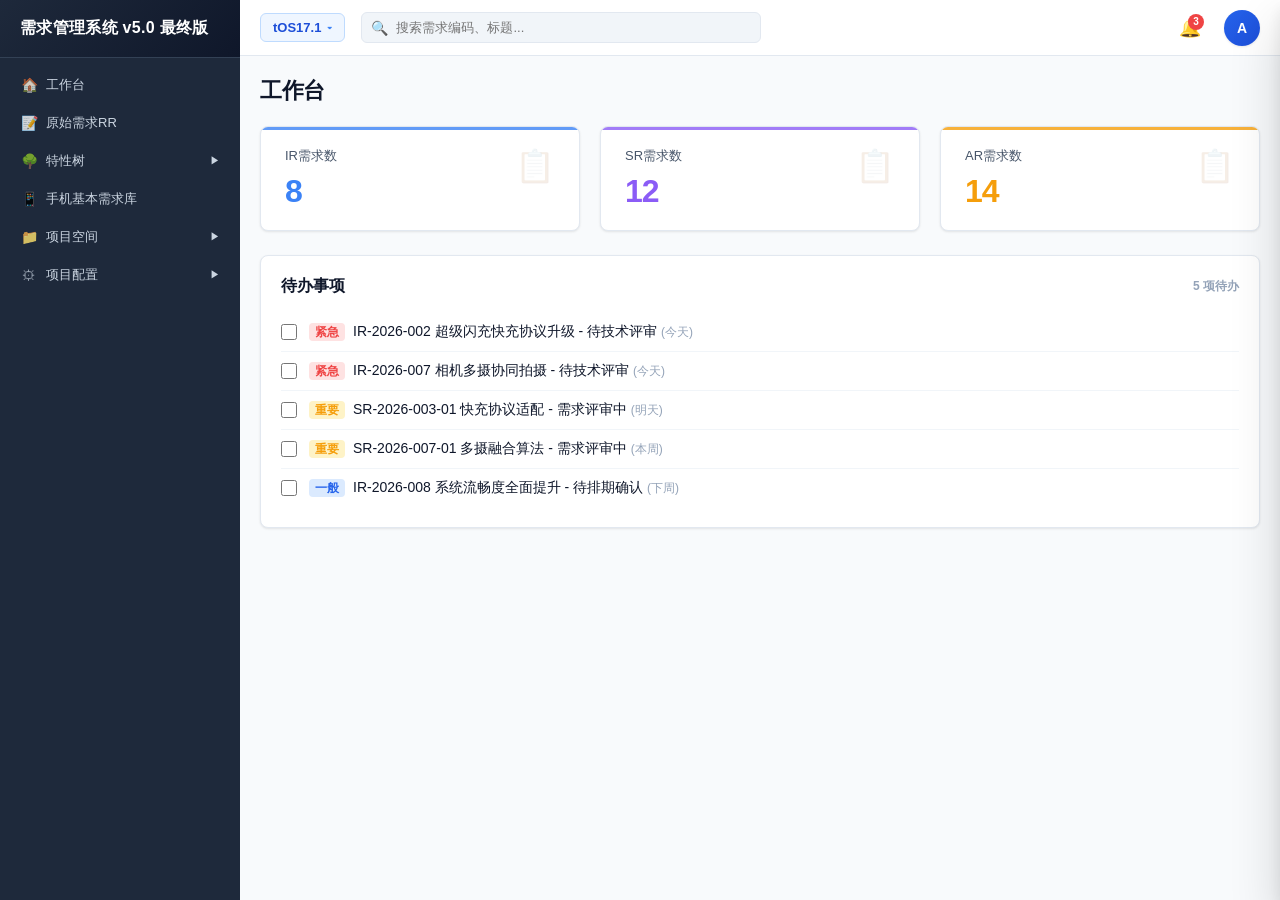
<file: 需求变更电子流V0.5.html>
﻿<!DOCTYPE html>
<html lang="zh-CN">
<head>
<meta charset="UTF-8">
<meta name="viewport" content="width=device-width, initial-scale=1.0">
<title>需求管理系统 v5.0 最终版</title>
<style>
/* ========== 设计令牌 ========== */
:root{
    /* 主色系 */
    --c-primary:#2563eb;
    --c-primary-light:#3b82f6;
    --c-primary-dark:#1d4ed8;
    --c-primary-50:#eff6ff;
    --c-primary-100:#dbeafe;
    --c-primary-200:#bfdbfe;

    /* 语义色 */
    --c-success:#16a34a;
    --c-success-bg:#dcfce7;
    --c-warning:#f59e0b;
    --c-warning-bg:#fef3c7;
    --c-danger:#ef4444;
    --c-danger-bg:#fee2e2;
    --c-info:#6366f1;
    --c-info-bg:#e0e7ff;

    /* 中性色 */
    --c-text:#0f172a;
    --c-text-secondary:#475569;
    --c-text-tertiary:#94a3b8;
    --c-text-muted:#cbd5e1;
    --c-bg:#f8fafc;
    --c-bg-elevated:#ffffff;
    --c-bg-subtle:#f1f5f9;
    --c-border:#e2e8f0;
    --c-border-light:#f1f5f9;
    --c-border-strong:#cbd5e1;

    /* 侧边栏色系 */
    --c-sidebar-bg:#1e293b;
    --c-sidebar-bg-hover:#334155;
    --c-sidebar-bg-active:#0f172a;
    --c-sidebar-text:#cbd5e1;
    --c-sidebar-text-muted:#64748b;

    /* 阴影 */
    --shadow-xs:0 1px 2px rgba(0,0,0,0.04);
    --shadow-sm:0 1px 3px rgba(0,0,0,0.06),0 1px 2px rgba(0,0,0,0.04);
    --shadow-md:0 4px 12px rgba(0,0,0,0.08),0 2px 4px rgba(0,0,0,0.04);
    --shadow-lg:0 12px 32px rgba(0,0,0,0.12),0 4px 8px rgba(0,0,0,0.06);
    --shadow-xl:0 24px 48px rgba(0,0,0,0.16),0 8px 16px rgba(0,0,0,0.08);

    /* 圆角 */
    --radius-sm:4px;
    --radius-md:6px;
    --radius-lg:8px;
    --radius-xl:12px;
    --radius-2xl:16px;

    /* 过渡 */
    --t-fast:0.12s ease;
    --t-normal:0.2s ease;
    --t-slow:0.3s ease;
}

/* ========== 全局重置 ========== */
*{margin:0;padding:0;box-sizing:border-box;}
html,body{height:100%;overflow:hidden;}
body{font-family:'Segoe UI','Microsoft YaHei',-apple-system,sans-serif;font-size:14px;color:var(--c-text);background:var(--c-bg);-webkit-font-smoothing:antialiased;-moz-osx-font-smoothing:grayscale;}
a{text-decoration:none;color:inherit;}
ul,li{list-style:none;}

/* ========== 布局 ========== */
#app{display:flex;height:100vh;}

/* ========== 侧边栏 ========== */
#sidebar{width:240px;background:var(--c-sidebar-bg);color:var(--c-sidebar-text);display:flex;flex-direction:column;flex-shrink:0;overflow-y:auto;box-shadow:2px 0 8px rgba(0,0,0,0.1);}
.sidebar-header{padding:18px 20px;font-size:16px;font-weight:700;color:#fff;border-bottom:1px solid #334155;white-space:nowrap;letter-spacing:0.3px;background:linear-gradient(135deg,#1e293b 0%,#0f172a 100%);}
.sidebar-nav{flex:1;padding:8px 0;overflow-y:auto;}
.nav-item{cursor:pointer;}
.nav-group-title{padding:10px 20px 4px;font-size:11px;color:var(--c-sidebar-text-muted);text-transform:uppercase;letter-spacing:1.5px;font-weight:600;}
.nav-link{display:flex;align-items:center;padding:10px 20px;cursor:pointer;color:var(--c-sidebar-text);transition:background var(--t-fast),color var(--t-fast),padding-left var(--t-fast);font-size:13px;font-weight:500;position:relative;}
.nav-link:hover{background:var(--c-sidebar-bg-hover);color:#fff;}
.nav-link.active{background:var(--c-primary);color:#fff;font-weight:600;}
.nav-link.active::before{content:'';position:absolute;left:0;top:0;bottom:0;width:3px;background:#93c5fd;border-radius:0 2px 2px 0;}
.nav-link .nav-icon{width:18px;height:18px;display:inline-flex;align-items:center;justify-content:center;margin-right:8px;font-size:14px;opacity:0.8;}
.nav-link .nav-arrow{margin-left:auto;font-size:10px;transition:transform var(--t-normal);}
.nav-link.expanded .nav-arrow{transform:rotate(90deg);}
.nav-children{overflow:hidden;max-height:0;transition:max-height var(--t-normal);}
.nav-children.open{max-height:500px;}
.nav-child-link{display:block;padding:8px 20px 8px 48px;cursor:pointer;color:#94a3b8;font-size:12px;transition:all var(--t-fast);position:relative;}
.nav-child-link:hover{color:#fff;background:var(--c-sidebar-bg-hover);}
.nav-child-link.active{color:var(--c-primary-light);background:var(--c-sidebar-bg-active);border-left:3px solid var(--c-primary-light);padding-left:45px;}

/* ========== 主区域 ========== */
#main{flex:1;display:flex;flex-direction:column;overflow:hidden;}

/* ========== 顶部栏 ========== */
#topbar{height:56px;background:var(--c-bg-elevated);border-bottom:1px solid var(--c-border);display:flex;align-items:center;padding:0 20px;gap:16px;flex-shrink:0;box-shadow:var(--shadow-xs);}
.project-selector{display:flex;align-items:center;gap:6px;background:var(--c-primary-50);border:1px solid var(--c-primary-200);border-radius:var(--radius-md);padding:6px 12px;cursor:pointer;font-size:13px;font-weight:600;color:var(--c-primary-dark);transition:all var(--t-fast);}
.project-selector:hover{background:var(--c-primary-100);}
.project-selector .arrow{font-size:10px;color:var(--c-primary-light);}
.topbar-search{flex:1;max-width:400px;position:relative;}
.topbar-search input{width:100%;padding:7px 12px 7px 34px;border:1px solid var(--c-border);border-radius:var(--radius-md);font-size:13px;outline:none;background:var(--c-bg-subtle);transition:all var(--t-fast);}
.topbar-search input:focus{border-color:var(--c-primary-light);background:#fff;box-shadow:0 0 0 3px rgba(59,130,246,0.1);}
.topbar-search .search-icon{position:absolute;left:10px;top:50%;transform:translateY(-50%);color:var(--c-text-tertiary);font-size:14px;}
.topbar-right{margin-left:auto;display:flex;align-items:center;gap:16px;}
.topbar-btn{width:36px;height:36px;border-radius:var(--radius-md);display:flex;align-items:center;justify-content:center;cursor:pointer;color:var(--c-text-secondary);font-size:18px;position:relative;transition:background var(--t-fast);}
.topbar-btn:hover{background:var(--c-bg-subtle);}
.topbar-btn .badge{position:absolute;top:4px;right:4px;background:var(--c-danger);color:#fff;font-size:10px;border-radius:50%;width:16px;height:16px;display:flex;align-items:center;justify-content:center;font-weight:600;}
.topbar-avatar{width:36px;height:36px;border-radius:50%;background:linear-gradient(135deg,var(--c-primary),var(--c-primary-dark));color:#fff;display:flex;align-items:center;justify-content:center;font-size:14px;font-weight:bold;cursor:pointer;box-shadow:var(--shadow-sm);}

/* ========== 内容区 ========== */
#content{flex:1;overflow-y:auto;padding:20px;background:var(--c-bg);}

/* ========== 页面切换 ========== */
.page{display:none;}
.page.active{display:block;animation:fadeIn var(--t-normal);}
@keyframes fadeIn{from{opacity:0;transform:translateY(4px);}to{opacity:1;transform:translateY(0);}}

/* ========== 工作台 ========== */
.dashboard-title{font-size:22px;font-weight:700;color:var(--c-text);margin-bottom:20px;letter-spacing:-0.3px;}
.stats-row{display:flex;gap:20px;margin-bottom:24px;flex-wrap:wrap;}
.stat-card{background:var(--c-bg-elevated);border:1px solid var(--c-border);border-radius:var(--radius-lg);padding:20px 24px;flex:1;min-width:200px;box-shadow:var(--shadow-sm);transition:transform var(--t-normal),box-shadow var(--t-normal);position:relative;overflow:hidden;}
.stat-card:hover{transform:translateY(-3px);box-shadow:var(--shadow-md);}
.stat-card::after{content:'';position:absolute;top:0;left:0;right:0;height:3px;background:var(--c-primary);opacity:0.8;}
.stat-card.ir::after{background:var(--c-primary-light);}
.stat-card.sr::after{background:#8b5cf6;}
.stat-card.ar::after{background:var(--c-warning);}
.stat-card .stat-label{font-size:13px;color:var(--c-text-secondary);margin-bottom:8px;font-weight:500;}
.stat-card .stat-value{font-size:32px;font-weight:700;color:var(--c-text);letter-spacing:-1px;}
.stat-card.ir .stat-value{color:var(--c-primary-light);}
.stat-card.sr .stat-value{color:#8b5cf6;}
.stat-card.ar .stat-value{color:var(--c-warning);}
.stat-card .stat-icon{float:right;font-size:32px;opacity:0.12;}
.todo-section{background:var(--c-bg-elevated);border:1px solid var(--c-border);border-radius:var(--radius-lg);padding:20px;box-shadow:var(--shadow-sm);}
.todo-title{font-size:16px;font-weight:700;margin-bottom:16px;display:flex;align-items:center;justify-content:space-between;}
.todo-list .todo-item{display:flex;align-items:center;padding:10px 0;border-bottom:1px solid var(--c-border-light);}
.todo-item:last-child{border-bottom:none;}
.todo-checkbox{width:16px;height:16px;margin-right:12px;cursor:pointer;}
.todo-content{flex:1;}
.todo-priority{font-size:12px;padding:2px 6px;border-radius:var(--radius-sm);margin-right:8px;font-weight:600;}
.todo-priority.high{background:var(--c-danger-bg);color:var(--c-danger);}
.todo-priority.medium{background:var(--c-warning-bg);color:var(--c-warning);}
.todo-priority.low{background:var(--c-primary-100);color:var(--c-primary);}

/* ========== 列表页面 ========== */
.list-header{display:flex;align-items:center;justify-content:space-between;margin-bottom:16px;}
.list-title{font-size:18px;font-weight:700;color:var(--c-text);}
.list-toolbar{display:flex;gap:8px;flex-wrap:wrap;align-items:center;}
.toolbar-btn{padding:7px 14px;border:1px solid var(--c-border);border-radius:var(--radius-md);background:var(--c-bg-elevated);cursor:pointer;font-size:13px;color:var(--c-text-secondary);display:inline-flex;align-items:center;gap:4px;transition:all var(--t-fast);font-weight:500;}
.toolbar-btn:hover{background:var(--c-bg-subtle);border-color:var(--c-border-strong);color:var(--c-text);}
.toolbar-btn.primary{background:var(--c-primary);color:#fff;border-color:var(--c-primary);box-shadow:var(--shadow-xs);}
.toolbar-btn.primary:hover{background:var(--c-primary-dark);box-shadow:var(--shadow-sm);}
.toolbar-btn.danger{color:var(--c-danger);border-color:#fecaca;}
.toolbar-btn.danger:hover{background:var(--c-danger-bg);}
.toolbar-btn.warning{color:var(--c-warning);border-color:#fde68a;}
.toolbar-btn.warning:hover{background:#fffbeb;}
.toolbar-btn.success{color:var(--c-success);border-color:#bbf7d0;}
.toolbar-btn.success:hover{background:#f0fdf4;}
.bulk-bar{display:none;align-items:center;gap:8px;padding:8px 12px;background:var(--c-primary-50);border:1px solid var(--c-primary-200);border-radius:var(--radius-md);margin-bottom:12px;}
.bulk-bar.show{display:flex;}
.bulk-bar .bulk-count{font-size:13px;color:var(--c-primary-dark);font-weight:600;}

/* ========== 表格 ========== */
.table-wrap{background:var(--c-bg-elevated);border:1px solid var(--c-border);border-radius:var(--radius-lg);overflow:hidden;box-shadow:var(--shadow-sm);}
.data-table{width:100%;border-collapse:collapse;font-size:13px;}
.data-table thead th{background:var(--c-bg-subtle);padding:10px 8px;text-align:left;font-weight:600;color:var(--c-text-secondary);border-bottom:2px solid var(--c-border);white-space:nowrap;position:sticky;top:0;z-index:5;letter-spacing:0.2px;}
.data-table tbody td{padding:8px 8px;border-bottom:1px solid var(--c-border-light);vertical-align:middle;}
.data-table tbody tr{transition:background var(--t-fast);}
.data-table tbody tr:hover{background:var(--c-bg);}
.data-table .col-cb{width:36px;text-align:center;}
.data-table .col-expand{width:36px;text-align:center;}
.data-table .col-action{width:80px;text-align:center;}
.expand-btn{cursor:pointer;color:var(--c-text-tertiary);font-size:12px;user-select:none;display:inline-block;width:16px;text-align:center;transition:color var(--t-fast);}
.expand-btn:hover{color:var(--c-primary-light);}
.link-title{color:var(--c-primary-light);cursor:pointer;font-weight:500;}
.link-title:hover{text-decoration:underline;color:var(--c-primary);}
.child-row{display:none;background:var(--c-bg);}
.child-row.open{display:table-row;}
.grandchild-row{display:none;background:#f0f4f8;}
.grandchild-row.open{display:table-row;}
.indent-1{padding-left:20px !important;}
.indent-2{padding-left:40px !important;}
.cell-badge-wrap{display:flex;flex-wrap:wrap;gap:3px;}

/* ========== Badge ========== */
.badge{display:inline-block;padding:2px 8px;border-radius:var(--radius-sm);font-size:11px;font-weight:600;line-height:1.4;letter-spacing:0.2px;}
.badge-level-S{background:var(--c-danger-bg);color:var(--c-danger);}
.badge-level-A{background:var(--c-warning-bg);color:var(--c-warning);}
.badge-level-B{background:var(--c-primary-100);color:var(--c-primary);}
.badge-level-C{background:var(--c-bg-subtle);color:var(--c-text-secondary);}
.badge-status-dev{background:var(--c-primary-100);color:var(--c-primary);}
.badge-status-review{background:var(--c-warning-bg);color:var(--c-warning);}
.badge-status-accepted{background:var(--c-success-bg);color:var(--c-success);}
.badge-status-planned{background:var(--c-bg-subtle);color:var(--c-text-secondary);}
.badge-status-pending{background:var(--c-bg-subtle);color:var(--c-text-tertiary);}
.badge-domain{background:#ede9fe;color:#7c3aed;}
.badge-version{background:#e0f2fe;color:#0369a1;font-size:10px;}
.badge-version.Go{background:#fef3c7;color:#92400e;}
.badge-version.Slim{background:#fce7f3;color:#be185d;}
.badge-version.Full{background:var(--c-primary-100);color:var(--c-primary-dark);}
.badge-priority{padding:2px 6px;border-radius:var(--radius-sm);font-size:11px;font-weight:600;}
.badge-priority-P0{background:var(--c-danger-bg);color:var(--c-danger);}
.badge-priority-P1{background:var(--c-warning-bg);color:var(--c-warning);}
.badge-priority-P2{background:var(--c-primary-100);color:var(--c-primary);}
.badge-priority-P3{background:var(--c-bg-subtle);color:var(--c-text-secondary);}
.badge-pill{display:inline-block;padding:2px 8px;border-radius:12px;font-size:11px;background:var(--c-bg-subtle);color:var(--c-text-secondary);}

/* ========== 抽屉 ========== */
.drawer-mask{position:fixed;top:0;left:0;right:0;bottom:0;background:rgba(0,0,0,0.4);z-index:100;display:none;opacity:0;transition:opacity var(--t-normal);backdrop-filter:blur(2px);}
.drawer-mask.show{display:block;opacity:1;}
.drawer{position:fixed;top:0;right:0;width:640px;height:100vh;background:#fff;z-index:101;transform:translateX(100%);transition:transform var(--t-slow);display:flex;flex-direction:column;box-shadow:var(--shadow-xl);}
.drawer.show{transform:translateX(0);}
.drawer-header{padding:16px 20px;border-bottom:1px solid var(--c-border);display:flex;align-items:center;justify-content:space-between;flex-shrink:0;background:var(--c-bg-elevated);}
.drawer-title{font-size:16px;font-weight:700;color:var(--c-text);}
.drawer-close{width:32px;height:32px;border:none;background:none;cursor:pointer;font-size:20px;color:var(--c-text-tertiary);border-radius:var(--radius-md);display:flex;align-items:center;justify-content:center;transition:all var(--t-fast);}
.drawer-close:hover{background:var(--c-bg-subtle);color:var(--c-danger);}
.drawer-tabs-l1{display:flex;gap:0;border-bottom:1px solid var(--c-border);padding:0 20px;flex-shrink:0;overflow-x:auto;background:var(--c-bg-elevated);}
.tab-l1{padding:10px 14px;cursor:pointer;font-size:13px;color:var(--c-text-secondary);border-bottom:2px solid transparent;white-space:nowrap;transition:all var(--t-fast);font-weight:500;}
.tab-l1:hover{color:var(--c-primary-light);}
.tab-l1.active{color:var(--c-primary);border-bottom-color:var(--c-primary);font-weight:600;}
.drawer-tabs-l2{display:flex;gap:0;padding:0 20px;background:var(--c-bg);border-bottom:1px solid var(--c-border);flex-shrink:0;}
.tab-l2{padding:8px 14px;cursor:pointer;font-size:12px;color:var(--c-text-secondary);border-bottom:2px solid transparent;white-space:nowrap;transition:all var(--t-fast);}
.tab-l2:hover{color:var(--c-primary-light);}
.tab-l2.active{color:var(--c-primary);border-bottom-color:var(--c-primary);font-weight:600;}
.drawer-body{flex:1;overflow-y:auto;padding:20px;background:var(--c-bg);}
.tab-content{display:none;}
.tab-content.active{display:block;}

/* ========== 详情区块 ========== */
.detail-section{margin-bottom:24px;}
.detail-section-title{font-size:14px;font-weight:700;color:var(--c-text);margin-bottom:12px;padding-bottom:6px;border-bottom:1px solid var(--c-border);letter-spacing:0.2px;}
.detail-grid{display:grid;grid-template-columns:1fr 1fr;gap:8px 16px;}
.detail-grid.three-col{grid-template-columns:1fr 1fr 1fr;}
.detail-field{display:flex;flex-direction:column;}
.detail-label{font-size:12px;color:var(--c-text-tertiary);margin-bottom:2px;font-weight:500;}
.detail-value{font-size:13px;color:var(--c-text);word-break:break-all;}
.detail-value.muted{color:var(--c-text-secondary);}
.detail-full{grid-column:1/-1;}
.detail-textarea{background:var(--c-bg);border:1px solid var(--c-border);border-radius:var(--radius-md);padding:10px;font-size:13px;color:var(--c-text-secondary);min-height:60px;line-height:1.5;}

/* ========== 评论 ========== */
.comment-item{padding:12px 0;border-bottom:1px solid var(--c-border-light);}
.comment-header{display:flex;align-items:center;gap:8px;margin-bottom:6px;}
.comment-avatar{width:28px;height:28px;border-radius:50%;background:linear-gradient(135deg,var(--c-primary),var(--c-primary-dark));color:#fff;display:flex;align-items:center;justify-content:center;font-size:11px;font-weight:bold;}
.comment-author{font-size:13px;font-weight:600;color:var(--c-text);}
.comment-time{font-size:11px;color:var(--c-text-tertiary);}
.comment-body{font-size:13px;color:var(--c-text-secondary);padding-left:36px;}

/* ========== 操作日志 ========== */
.log-item{display:flex;gap:8px;padding:8px 0;border-bottom:1px solid var(--c-border-light);font-size:12px;}
.log-time{color:var(--c-text-tertiary);white-space:nowrap;min-width:120px;}
.log-text{color:var(--c-text-secondary);}

/* ========== 空状态 ========== */
.empty-state{text-align:center;padding:48px 20px;color:var(--c-text-tertiary);font-size:14px;}
.empty-state::before{content:'';display:block;width:48px;height:48px;margin:0 auto 12px;border-radius:50%;background:var(--c-bg-subtle);border:2px dashed var(--c-border-strong);}

/* ========== 通用 ========== */
.text-muted{color:var(--c-text-tertiary);}
.text-sm{font-size:12px;}
.mt-2{margin-top:8px;}
.mt-4{margin-top:16px;}
.mb-2{margin-bottom:8px;}
.mb-4{margin-bottom:16px;}

/* ========== 滚动条 ========== */
::-webkit-scrollbar{width:8px;height:8px;}
::-webkit-scrollbar-track{background:var(--c-bg-subtle);}
::-webkit-scrollbar-thumb{background:var(--c-border-strong);border-radius:var(--radius-sm);}
::-webkit-scrollbar-thumb:hover{background:var(--c-text-tertiary);}

/* ========== 弹窗 ========== */
.modal-overlay{position:fixed;top:0;left:0;right:0;bottom:0;background:rgba(0,0,0,0.5);z-index:200;display:none;align-items:center;justify-content:center;backdrop-filter:blur(2px);}
.modal-overlay.show{display:flex;animation:overlayIn var(--t-normal);}
@keyframes overlayIn{from{opacity:0;}to{opacity:1;}}
.modal-dialog{background:#fff;border-radius:var(--radius-xl);box-shadow:var(--shadow-xl);min-width:420px;max-width:500px;max-height:80vh;overflow-y:auto;animation:dialogIn var(--t-normal);}
@keyframes dialogIn{from{opacity:0;transform:scale(0.96) translateY(-8px);}to{opacity:1;transform:scale(1) translateY(0);}}
.modal-header{padding:16px 20px;border-bottom:1px solid var(--c-border);display:flex;align-items:center;justify-content:space-between;}
.modal-title{font-size:16px;font-weight:700;color:var(--c-text);}
.modal-close{width:28px;height:28px;border:none;background:none;cursor:pointer;font-size:18px;color:var(--c-text-tertiary);border-radius:var(--radius-sm);display:flex;align-items:center;justify-content:center;transition:all var(--t-fast);}
.modal-close:hover{background:var(--c-bg-subtle);color:var(--c-danger);}
.modal-body{padding:20px;}
.modal-footer{padding:12px 20px;border-top:1px solid var(--c-border);display:flex;justify-content:flex-end;gap:8px;background:var(--c-bg);}
.lock-option-group{display:flex;flex-direction:column;gap:10px;}
.lock-option{display:flex;align-items:center;gap:10px;padding:12px 14px;border:2px solid var(--c-border);border-radius:var(--radius-md);cursor:pointer;transition:all var(--t-fast);}
.lock-option:hover{border-color:#93c5fd;background:var(--c-primary-50);}
.lock-option.selected{border-color:var(--c-primary);background:var(--c-primary-50);}
.lock-option input{margin:0;}
.lock-option-label{font-size:14px;font-weight:600;color:var(--c-text);}

/* ========== 可编辑字段 ========== */
.edit-input{width:100%;padding:6px 8px;border:1px solid var(--c-border);border-radius:var(--radius-sm);font-size:13px;color:var(--c-text);background:#fff;outline:none;transition:border-color var(--t-fast),box-shadow var(--t-fast);}
.edit-input:focus{border-color:var(--c-primary-light);box-shadow:0 0 0 3px rgba(59,130,246,0.12);}
.edit-textarea{width:100%;padding:8px;border:1px solid var(--c-border);border-radius:var(--radius-sm);font-size:13px;color:var(--c-text);background:#fff;outline:none;min-height:60px;resize:vertical;line-height:1.5;transition:border-color var(--t-fast),box-shadow var(--t-fast);}
.edit-textarea:focus{border-color:var(--c-primary-light);box-shadow:0 0 0 3px rgba(59,130,246,0.12);}
.detail-value.locked{background:var(--c-bg);padding:6px 8px;border-radius:var(--radius-sm);color:var(--c-text-secondary);}
.detail-textarea.locked{background:var(--c-bg);padding:8px;border-radius:var(--radius-sm);color:var(--c-text-secondary);}
.edit-select{width:100%;padding:6px 8px;border:1px solid var(--c-border);border-radius:var(--radius-sm);font-size:13px;color:var(--c-text);background:#fff;outline:none;cursor:pointer;transition:border-color var(--t-fast),box-shadow var(--t-fast);}
.edit-select:focus{border-color:var(--c-primary-light);box-shadow:0 0 0 3px rgba(59,130,246,0.12);}
.drawer-edit-bar{display:flex;gap:8px;align-items:center;}
.drawer-edit-bar .toolbar-btn{padding:4px 14px;font-size:13px;}
.drawer-edit-bar .toolbar-btn.primary{background:var(--c-primary);color:#fff;border-color:var(--c-primary);}
.drawer-edit-bar .toolbar-btn.primary:hover{background:var(--c-primary-dark);}

/* ========== 锁定图标 ========== */
.lock-icon{display:inline-flex;align-items:center;justify-content:center;margin-right:6px;font-size:16px;vertical-align:middle;}
.lock-hint{display:inline-block;margin-left:8px;padding:2px 8px;border-radius:var(--radius-sm);font-size:11px;font-weight:600;background:var(--c-warning-bg);color:var(--c-warning);}

/* ========== 多选品类 ========== */
.category-checkbox-group{display:flex;gap:12px;flex-wrap:wrap;padding:6px 0;}
.category-checkbox-item{display:flex;align-items:center;gap:4px;}
.category-checkbox-item input{margin:0;}
.category-checkbox-item label{font-size:13px;color:var(--c-text);cursor:pointer;}

/* ========== 基线管理 ========== */
.baseline-info{display:flex;gap:16px;margin-bottom:16px;flex-wrap:wrap;}
.baseline-info-card{background:var(--c-bg-elevated);border:1px solid var(--c-border);border-radius:var(--radius-lg);padding:12px 16px;min-width:120px;box-shadow:var(--shadow-xs);transition:box-shadow var(--t-fast);}
.baseline-info-card:hover{box-shadow:var(--shadow-sm);}
.baseline-info-label{font-size:12px;color:var(--c-text-tertiary);margin-bottom:4px;}
.baseline-info-value{font-size:18px;font-weight:700;color:var(--c-text);}

/* ========== 版本号输入 ========== */
.version-input{width:100%;padding:8px 12px;border:1px solid var(--c-border);border-radius:var(--radius-md);font-size:14px;outline:none;transition:border-color var(--t-fast),box-shadow var(--t-fast);}
.version-input:focus{border-color:var(--c-primary-light);box-shadow:0 0 0 3px rgba(59,130,246,0.12);}

/* ========== 变更管理 ========== */
.change-status-draft{background:var(--c-bg-subtle);color:var(--c-text-secondary);}
.change-status-flow{background:var(--c-primary-100);color:var(--c-primary);}
.change-status-done{background:var(--c-success-bg);color:var(--c-success);}
.change-status-cancel{background:var(--c-danger-bg);color:var(--c-danger);}
.change-status-pending-confirm{background:var(--c-warning-bg);color:#d97706;}
.change-status-cancelled{background:var(--c-bg-subtle);color:var(--c-text-tertiary);}
.change-type-badge{background:#ede9fe;color:#7c3aed;padding:2px 8px;border-radius:var(--radius-sm);font-size:11px;font-weight:600;}

/* 变更创建弹窗 */
.change-modal-dialog{width:85%;max-width:none;max-height:92vh;overflow-y:auto;}
.change-section{margin-bottom:20px;}
.change-section-title{font-size:14px;font-weight:700;color:var(--c-text);margin-bottom:10px;padding-bottom:6px;border-bottom:1px solid var(--c-border);display:flex;align-items:center;justify-content:space-between;}
.change-tab-bar{display:flex;gap:0;margin-bottom:10px;border-bottom:2px solid var(--c-border);}
.change-tab{padding:6px 20px;font-size:13px;font-weight:600;color:var(--c-text-secondary);cursor:pointer;border-bottom:2px solid transparent;margin-bottom:-2px;transition:all var(--t-fast);}
.change-tab:hover{color:var(--c-primary);}
.change-tab.active{color:var(--c-primary);border-bottom-color:var(--c-primary);}
.change-objects-table{width:100%;border-collapse:collapse;font-size:12px;}
.change-objects-table thead th{background:var(--c-bg-subtle);padding:8px;text-align:left;font-weight:600;color:var(--c-text-secondary);border-bottom:2px solid var(--c-border);white-space:nowrap;}
.change-objects-table tbody td{padding:8px;border-bottom:1px solid var(--c-border-light);vertical-align:top;}
.change-objects-table tbody tr:hover{background:var(--c-bg);}
.change-before-after{max-width:200px;max-height:80px;overflow-y:auto;word-break:break-all;background:var(--c-bg);padding:4px 6px;border-radius:var(--radius-sm);font-size:11px;}

/* 测试用例表格 */
.testcase-table{width:100%;border-collapse:collapse;font-size:12px;margin-top:8px;}
.testcase-table thead th{background:var(--c-bg-subtle);padding:8px 6px;text-align:left;font-weight:600;color:var(--c-text-secondary);border-bottom:2px solid var(--c-border);white-space:nowrap;}
.testcase-table tbody td{padding:8px 6px;border-bottom:1px solid var(--c-border-light);vertical-align:top;}
.testcase-table tbody tr:hover{background:var(--c-bg);}
.change-action-btn{padding:3px 8px;border:1px solid var(--c-border);border-radius:var(--radius-sm);background:#fff;cursor:pointer;font-size:11px;color:var(--c-text-secondary);margin-right:4px;transition:all var(--t-fast);}
.change-action-btn:hover{background:var(--c-bg);border-color:var(--c-border-strong);}
.change-action-btn.danger{color:var(--c-danger);border-color:#fecaca;}
.change-action-btn.danger:hover{background:var(--c-danger-bg);}
.change-action-btn.primary{color:var(--c-primary);border-color:var(--c-primary-200);}
.change-action-btn.primary:hover{background:var(--c-primary-50);}
.change-object-row{cursor:pointer;}
.change-object-row.collapsed + .change-detail-rows{display:none;}
.change-object-row .expand-indicator{font-size:12px;color:var(--c-text-tertiary);user-select:none;display:inline-block;width:20px;text-align:center;cursor:pointer;transition:transform var(--t-normal);padding:2px 4px;}
.change-object-row.collapsed .expand-indicator{transform:rotate(-90deg);}
.change-field-select{padding:4px 6px;border:1px solid var(--c-border);border-radius:var(--radius-sm);font-size:11px;background:#fff;outline:none;min-width:120px;}
.change-before-input,.change-after-input{padding:4px 6px;border:1px solid var(--c-border);border-radius:var(--radius-sm);font-size:11px;background:#fff;outline:none;width:100%;min-height:28px;}

/* 变更信息表单 */
.change-info-grid{display:grid;grid-template-columns:1fr 1fr;gap:8px 16px;}
.change-info-grid.three-col{grid-template-columns:1fr 1fr 1fr;}
.change-info-grid.full-row{grid-template-columns:repeat(8,minmax(0,1fr));}
.change-info-grid.full-row .full-width{grid-column:1/-1;}
.change-info-field{display:flex;flex-direction:column;}
.change-info-label{font-size:12px;color:var(--c-text-tertiary);margin-bottom:2px;font-weight:500;}
.change-info-label .required{color:var(--c-danger);}
.change-info-value{font-size:13px;color:var(--c-text);}
.change-info-value input,.change-info-value select,.change-info-value textarea{width:100%;padding:6px 8px;border:1px solid var(--c-border);border-radius:var(--radius-sm);font-size:13px;color:var(--c-text);background:#fff;outline:none;transition:border-color var(--t-fast),box-shadow var(--t-fast);}
.change-info-value input:focus,.change-info-value select:focus,.change-info-value textarea:focus{border-color:var(--c-primary-light);box-shadow:0 0 0 3px rgba(59,130,246,0.12);}
.change-info-value textarea{min-height:50px;resize:vertical;line-height:1.5;}
.change-info-value.auto{background:var(--c-bg);padding:6px 8px;border-radius:var(--radius-sm);color:var(--c-text-secondary);}

/* 审批流程（横向布局） */
.workflow-timeline{padding:12px 0;display:flex;flex-wrap:wrap;align-items:flex-start;}
.workflow-step{display:flex;flex-direction:column;align-items:center;padding:8px 16px;flex:1;min-width:120px;text-align:center;border-right:1px solid var(--c-border);position:relative;}
.workflow-step:last-child{border-right:none;}
.workflow-step-icon{width:28px;height:28px;border-radius:50%;display:flex;align-items:center;justify-content:center;font-size:12px;font-weight:bold;flex-shrink:0;margin-bottom:6px;transition:all var(--t-normal);}
.workflow-step-icon.pending{background:var(--c-bg-subtle);color:var(--c-text-tertiary);border:2px solid var(--c-border);}
.workflow-step-icon.approved{background:var(--c-success-bg);color:var(--c-success);border:2px solid #86efac;}
.workflow-step-icon.rejected{background:var(--c-danger-bg);color:var(--c-danger);border:2px solid #fecaca;}
.workflow-step-icon.current{background:var(--c-primary-100);color:var(--c-primary);border:2px solid #93c5fd;box-shadow:0 0 0 4px rgba(59,130,246,0.1);animation:pulse 2s ease-in-out infinite;}
@keyframes pulse{0%,100%{box-shadow:0 0 0 4px rgba(59,130,246,0.1);}50%{box-shadow:0 0 0 8px rgba(59,130,246,0.06);}}
.workflow-step-content{text-align:center;flex:1;}
.workflow-step-role{font-size:13px;font-weight:600;color:var(--c-text);}
.workflow-step-approver{font-size:12px;color:var(--c-text-secondary);}
.workflow-step-status{font-size:11px;margin-top:2px;}
.workflow-step-comment{font-size:12px;color:var(--c-text-secondary);margin-top:4px;padding:6px 8px;background:var(--c-bg);border-radius:var(--radius-sm);}

/* 审批操作 */
.approval-actions{display:flex;gap:8px;margin-top:12px;}
.approval-textarea{width:100%;padding:8px;border:1px solid var(--c-border);border-radius:var(--radius-md);font-size:13px;min-height:60px;resize:vertical;outline:none;line-height:1.5;transition:border-color var(--t-fast),box-shadow var(--t-fast);}
.approval-textarea:focus{border-color:var(--c-primary-light);box-shadow:0 0 0 3px rgba(59,130,246,0.12);}

/* 需求选择弹窗 */
.req-select-dialog{max-width:700px;width:90%;max-height:70vh;overflow-y:auto;}
.req-select-table{width:100%;border-collapse:collapse;font-size:12px;}
.req-select-table thead th{background:var(--c-bg-subtle);padding:8px;text-align:left;font-weight:600;border-bottom:2px solid var(--c-border);color:var(--c-text-secondary);}
.req-select-table tbody td{padding:8px;border-bottom:1px solid var(--c-border-light);}
.req-select-table tbody tr{cursor:pointer;transition:background var(--t-fast);}
.req-select-table tbody tr:hover{background:var(--c-primary-50);}
.req-select-cb{cursor:pointer;accent-color:var(--c-primary);width:14px;height:14px;}

/* 变更详情 */
.change-detail-section{margin-bottom:16px;}
.change-detail-grid{display:grid;grid-template-columns:1fr 1fr 1fr;gap:6px 16px;}
.change-detail-item{display:flex;flex-direction:column;}
.change-detail-item-label{font-size:11px;color:var(--c-text-tertiary);}
.change-detail-item-value{font-size:13px;color:var(--c-text);word-break:break-all;}

/* 转办弹窗 */
.transfer-dialog{max-width:400px;}

</style>
</head>
<body>

<div id="app">
    <!-- 侧边栏 -->
    <div id="sidebar">
        <div class="sidebar-header">需求管理系统 v5.0 最终版</div>
        <div class="sidebar-nav" id="sidebarNav"></div>
    </div>

    <!-- 主区域 -->
    <div id="main">
        <!-- 顶部栏 -->
        <div id="topbar">
            <div class="project-selector" onclick="toggleProjectMenu()">
                <span>tOS17.1</span>
                <span class="arrow">&#9662;</span>
            </div>
            <div class="topbar-search">
                <span class="search-icon">&#128269;</span>
                <input type="text" placeholder="搜索需求编码、标题..." id="searchInput" oninput="handleSearch(this.value)">
            </div>
            <div class="topbar-right">
                <div class="topbar-btn" title="通知" onclick="alert('您有3条新通知')">
                    &#128276;
                    <span class="badge">3</span>
                </div>
                <div class="topbar-avatar" title="当前用户" onclick="alert('用户中心')">A</div>
            </div>
        </div>

        <!-- 内容区 -->
        <div id="content">
            <!-- 工作台 -->
            <div class="page active" id="page-dashboard">
                <div class="dashboard-title">工作台</div>
                <div class="stats-row">
                    <div class="stat-card ir" onclick="selectNav(null,'page-ir-list')">
                        <div class="stat-icon">&#128203;</div>
                        <div class="stat-label">IR需求数</div>
                        <div class="stat-value" id="stat-ir">8</div>
                    </div>
                    <div class="stat-card sr" onclick="selectNav(null,'page-sr-list')">
                        <div class="stat-icon">&#128203;</div>
                        <div class="stat-label">SR需求数</div>
                        <div class="stat-value" id="stat-sr">12</div>
                    </div>
                    <div class="stat-card ar" onclick="selectNav(null,'page-ar-list')">
                        <div class="stat-icon">&#128203;</div>
                        <div class="stat-label">AR需求数</div>
                        <div class="stat-value" id="stat-ar">14</div>
                    </div>
                </div>
                <div class="todo-section">
                    <div class="todo-title">
                        <span>待办事项</span>
                        <span class="text-sm text-muted" id="todoCount">5 项待办</span>
                    </div>
                    <div class="todo-list" id="todoList"></div>
                </div>
            </div>

            <!-- 原始需求RR -->
            <div class="page" id="page-rr-list">
                <div class="list-header"><div class="list-title">原始需求 RR</div></div>
                <div class="table-wrap">
                    <table class="data-table">
                        <thead><tr><th>需求编码</th><th>标题</th><th>来源</th><th>提交人</th><th>提交时间</th><th>状态</th><th>操作</th></tr></thead>
                        <tbody>
                            <tr><td>RR-2026-001</td><td>用户反馈夜间拍照效果差</td><td>客户反馈</td><td>客服系统</td><td>2026-01-08</td><td>已转化为IR</td><td><span class="link-title" onclick="selectNav(null,'page-ir-list')">查看IR</span></td></tr>
                            <tr><td>RR-2026-002</td><td>充电速度慢，需要更快充</td><td>客户反馈</td><td>客服系统</td><td>2026-01-15</td><td>已转化为IR</td><td><span class="link-title" onclick="selectNav(null,'page-ir-list')">查看IR</span></td></tr>
                            <tr><td>RR-2026-003</td><td>折叠屏铰链异响问题</td><td>客户反馈</td><td>售后系统</td><td>2026-01-10</td><td>已转化为IR</td><td><span class="link-title" onclick="selectNav(null,'page-ir-list')">查看IR</span></td></tr>
                            <tr><td>RR-2026-004</td><td>中东用户需要阿拉伯语语音助手</td><td>市场调研</td><td>市场部</td><td>2026-01-25</td><td>已转化为IR</td><td><span class="link-title" onclick="selectNav(null,'page-ir-list')">查看IR</span></td></tr>
                            <tr><td>RR-2026-005</td><td>游戏发热严重，帧率不稳定</td><td>客户反馈</td><td>客服系统</td><td>2026-01-03</td><td>已转化为IR</td><td><span class="link-title" onclick="selectNav(null,'page-ir-list')">查看IR</span></td></tr>
                            <tr><td>RR-2026-006</td><td>隐私数据安全合规要求</td><td>合规要求</td><td>法务部</td><td>2026-02-05</td><td>已转化为IR</td><td><span class="link-title" onclick="selectNav(null,'page-ir-list')">查看IR</span></td></tr>
                            <tr><td>RR-2026-007</td><td>多摄拍照体验提升需求</td><td>技术规划</td><td>影像部</td><td>2026-02-12</td><td>已转化为IR</td><td><span class="link-title" onclick="selectNav(null,'page-ir-list')">查看IR</span></td></tr>
                            <tr><td>RR-2026-008</td><td>系统卡顿，动画不流畅</td><td>客户反馈</td><td>客服系统</td><td>2026-02-28</td><td>已转化为IR</td><td><span class="link-title" onclick="selectNav(null,'page-ir-list')">查看IR</span></td></tr>
                            <tr><td>RR-2026-009</td><td>需支持NFC门禁卡模拟功能</td><td>产品规划</td><td>产品部</td><td>2026-03-01</td><td>待评审</td><td><span class="text-muted">-</span></td></tr>
                            <tr><td>RR-2026-010</td><td>屏幕刷新率自适应需求</td><td>技术规划</td><td>显示部</td><td>2026-03-05</td><td>待评审</td><td><span class="text-muted">-</span></td></tr>
                        </tbody>
                    </table>
                </div>
            </div>

            <!-- IR列表 -->
            <div class="page" id="page-ir-list">
                <div class="list-header">
                    <div class="list-title">初始需求 IR</div>
                    <div class="list-toolbar" id="irToolbar">
                        <button class="toolbar-btn primary" onclick="alert('新建IR需求')">&#43; 新建</button>
                        <button class="toolbar-btn" onclick="alert('排序选项')">&#8597; 排序</button>
                        <button class="toolbar-btn" onclick="alert('筛选条件')">&#9776; 筛选</button>
                        <button class="toolbar-btn" onclick="alert('导入数据')">&#8682; 导入</button>
                        <button class="toolbar-btn" onclick="alert('导出数据')">&#8681; 导出</button>
                        <button class="toolbar-btn" onclick="alert('另存为视图')">&#128190; 另存为视图</button>
                        <div id="irBulkBar" class="bulk-bar">
                            <span class="bulk-count" id="irSelectedCount">已选 0 项</span>
                            <button class="toolbar-btn danger" onclick="bulkDelete('ir')">&#128465; 删除</button>
                            <button class="toolbar-btn warning" onclick="bulkLock('ir')">&#128274; 锁定</button>
                            <button class="toolbar-btn" onclick="bulkUnlock('ir')">&#128275; 解锁</button>
                            <button class="toolbar-btn success" onclick="bulkBaseline('ir')">&#128230; 生成基线</button>
                        </div>
                    </div>
                </div>
                <div class="table-wrap">
                    <table class="data-table" id="irTable"></table>
                </div>
            </div>

            <!-- SR列表 -->
            <div class="page" id="page-sr-list">
                <div class="list-header">
                    <div class="list-title">系统需求 SR</div>
                    <div class="list-toolbar" id="srToolbar">
                        <button class="toolbar-btn primary" onclick="alert('新建SR需求')">&#43; 新建</button>
                        <button class="toolbar-btn" onclick="alert('排序选项')">&#8597; 排序</button>
                        <button class="toolbar-btn" onclick="alert('筛选条件')">&#9776; 筛选</button>
                        <button class="toolbar-btn" onclick="alert('导入数据')">&#8682; 导入</button>
                        <button class="toolbar-btn" onclick="alert('导出数据')">&#8681; 导出</button>
                        <button class="toolbar-btn" onclick="alert('另存为视图')">&#128190; 另存为视图</button>
                        <div id="srBulkBar" class="bulk-bar">
                            <span class="bulk-count" id="srSelectedCount">已选 0 项</span>
                            <button class="toolbar-btn danger" onclick="bulkDelete('sr')">&#128465; 删除</button>
                            <button class="toolbar-btn warning" onclick="bulkLock('sr')">&#128274; 锁定</button>
                            <button class="toolbar-btn" onclick="bulkUnlock('sr')">&#128275; 解锁</button>
                            <button class="toolbar-btn success" onclick="bulkBaseline('sr')">&#128230; 生成基线</button>
                        </div>
                    </div>
                </div>
                <div class="table-wrap">
                    <table class="data-table" id="srTable"></table>
                </div>
            </div>

            <!-- 手机基本需求库 -->
            <div class="page" id="page-phone-lib">
                <div class="list-header"><div class="list-title">手机基本需求库</div></div>
                <div class="empty-state">手机基本需求库 - 共收录 256 条基础需求，按品类分类管理</div>
                <div class="table-wrap">
                    <table class="data-table">
                        <thead><tr><th>需求编码</th><th>标题</th><th>品类</th><th>来源</th><th>更新时间</th></tr></thead>
                        <tbody>
                            <tr><td>BL-001</td><td>蓝牙5.3支持</td><td>通信</td><td>技术规划</td><td>2026-08-15</td></tr>
                            <tr><td>BL-002</td><td>WiFi6E支持</td><td>通信</td><td>技术规划</td><td>2026-08-20</td></tr>
                            <tr><td>BL-003</td><td>NFC门禁卡模拟</td><td>通信</td><td>客户需求</td><td>2026-08-22</td></tr>
                            <tr><td>BL-004</td><td>屏幕刷新率120Hz</td><td>显示</td><td>产品规划</td><td>2026-08-25</td></tr>
                            <tr><td>BL-005</td><td>超声波指纹解锁</td><td>安全</td><td>技术规划</td><td>2026-08-28</td></tr>
                        </tbody>
                    </table>
                </div>
            </div>

            <!-- 特性树页面 -->
            <div class="page" id="page-tree-full">
                <div class="list-header"><div class="list-title">整机特性树</div></div>
                <div class="empty-state">整机特性树视图 - 展示全品类特性的树形结构</div>
            </div>
            <div class="page" id="page-tree-all">
                <div class="list-header"><div class="list-title">全集特性树</div></div>
                <div class="empty-state">全集特性树视图 - 展示所有特性的树形结构</div>
            </div>
            <div class="page" id="page-tree-tos">
                <div class="list-header"><div class="list-title">tOS版本特性树</div></div>
                <div class="empty-state">tOS版本特性树视图 - 展示当前tOS版本的特性树形结构</div>
            </div>

            <!-- 项目空间其他页面 -->
            <div class="page" id="page-ar-list">
                <div class="list-header"><div class="list-title">分配需求 AR</div></div>
                <div class="table-wrap">
                    <table class="data-table" id="arTable"></table>
                </div>
            </div>
            <div class="page" id="page-version-mgmt">
                <div class="list-header"><div class="list-title">版本管理</div></div>
                <div class="empty-state">版本管理 - 管理需求基线版本</div>
            </div>
            <div class="page" id="page-baseline-mgmt">
                <div class="list-header"><div class="list-title">基线管理</div></div>
                <div class="baseline-info">
                    <div class="baseline-info-card">
                        <div class="baseline-info-label">基线总数</div>
                        <div class="baseline-info-value" id="baselineCount">0</div>
                    </div>
                </div>
                <div class="table-wrap">
                    <table class="data-table" id="baselineTable"></table>
                </div>
            </div>
            <div class="page" id="page-test-mgmt">
                <div class="list-header"><div class="list-title">测试管理</div></div>
                <div class="empty-state">测试管理 - 需求测试计划与执行</div>
            </div>
            <div class="page" id="page-change-mgmt">
                <div class="list-header">
                    <div class="list-title">变更管理空间</div>
                    <div class="list-toolbar">
                        <button class="toolbar-btn primary" onclick="openChangeCreate()">&#43; 发起变更</button>
                        <button class="toolbar-btn" onclick="generateDemoChanges()">&#9881; 生成测试用例</button>
                        <button class="toolbar-btn danger" id="batchDeleteBtn" style="display:none;" onclick="deleteSelectedChanges()">&#128465; 批量删除</button>
                        <button class="toolbar-btn" onclick="alert('筛选条件')">&#9776; 筛选</button>
                        <button class="toolbar-btn" onclick="alert('导出数据')">&#8681; 导出</button>
                    </div>
                </div>
                <div class="table-wrap">
                    <table class="data-table" id="changeTable"></table>
                </div>
            </div>

            <!-- 项目配置页面 -->
            <div class="page" id="page-config-basic">
                <div class="list-header"><div class="list-title">基本信息</div></div>
                <div class="detail-section">
                    <div class="detail-section-title">项目基本信息</div>
                    <div class="detail-grid">
                        <div class="detail-field"><div class="detail-label">项目名称</div><div class="detail-value">tOS17.1</div></div>
                        <div class="detail-field"><div class="detail-label">项目编码</div><div class="detail-value">PRJ-2026-17</div></div>
                        <div class="detail-field"><div class="detail-label">项目类型</div><div class="detail-value">手机操作系统</div></div>
                        <div class="detail-field"><div class="detail-label">项目状态</div><div class="detail-value">进行中</div></div>
                        <div class="detail-field"><div class="detail-label">开始日期</div><div class="detail-value">2026-01-15</div></div>
                        <div class="detail-field"><div class="detail-label">计划完成</div><div class="detail-value">2026-12-30</div></div>
                        <div class="detail-field"><div class="detail-label">项目经理</div><div class="detail-value">张明</div></div>
                        <div class="detail-field"><div class="detail-label">系统架构师</div><div class="detail-value">李华</div></div>
                    </div>
                </div>
            </div>
            <div class="page" id="page-config-app">
                <div class="list-header"><div class="list-title">应用管理</div></div>
                <div class="empty-state">应用管理 - 管理项目包含的应用模块</div>
            </div>
            <div class="page" id="page-config-team">
                <div class="list-header"><div class="list-title">团队角色</div></div>
                <div class="empty-state">团队角色 - 管理项目团队成员和角色权限</div>
            </div>
        </div>
    </div>
</div>

<!-- 抽屉遮罩 -->
<div class="drawer-mask" id="drawerMask" onclick="closeDrawer()"></div>
<!-- 抽屉 -->
<div class="drawer" id="drawer">
    <div class="drawer-header">
        <div class="drawer-title" id="drawerTitle">详情</div>
        <div class="drawer-edit-bar" id="drawerEditBar" style="display:none;"></div>
        <button class="drawer-close" onclick="closeDrawer()">&times;</button>
    </div>
    <div class="drawer-tabs-l1" id="drawerTabsL1"></div>
    <div class="drawer-tabs-l2" id="drawerTabsL2" style="display:none;"></div>
    <div class="drawer-body" id="drawerBody"></div>
</div>

<!-- 锁定弹窗 -->
<div class="modal-overlay" id="lockModal" onclick="closeModal('lockModal')">
    <div class="modal-dialog" onclick="event.stopPropagation()">
        <div class="modal-header">
            <div class="modal-title" id="lockModalTitle">选择锁定类型</div>
            <button class="modal-close" onclick="closeModal('lockModal')">&times;</button>
        </div>
        <div class="modal-body" id="lockModalBody"></div>
        <div class="modal-footer">
            <button class="toolbar-btn" onclick="closeModal('lockModal')">取消</button>
            <button class="toolbar-btn primary" onclick="confirmLock()">确认锁定</button>
        </div>
    </div>
</div>

<!-- 基线弹窗 -->
<div class="modal-overlay" id="baselineModal" onclick="closeModal('baselineModal')">
    <div class="modal-dialog" onclick="event.stopPropagation()">
        <div class="modal-header">
            <div class="modal-title">生成基线</div>
            <button class="modal-close" onclick="closeModal('baselineModal')">&times;</button>
        </div>
        <div class="modal-body" id="baselineModalBody"></div>
        <div class="modal-footer">
            <button class="toolbar-btn" onclick="closeModal('baselineModal')">取消</button>
            <button class="toolbar-btn primary" onclick="confirmBaseline()">确认生成</button>
        </div>
    </div>
</div>

<!-- 基线详情弹窗 -->
<div class="modal-overlay" id="baselineDetailModal" onclick="closeModal('baselineDetailModal')">
    <div class="modal-dialog" style="max-width:900px;" onclick="event.stopPropagation()">
        <div class="modal-header">
            <div class="modal-title">基线详情</div>
            <button class="modal-close" onclick="closeModal('baselineDetailModal')">&times;</button>
        </div>
        <div class="modal-body" id="baselineDetailBody"></div>
        <div class="modal-footer">
            <button class="toolbar-btn" onclick="closeModal('baselineDetailModal')">关闭</button>
        </div>
    </div>
</div>

<!-- 变更创建弹窗 -->
<div class="modal-overlay" id="changeCreateModal" onclick="closeModal('changeCreateModal')">
    <div class="modal-dialog change-modal-dialog" onclick="event.stopPropagation()">
        <div class="modal-header">
            <div class="modal-title">发起变更</div>
            <button class="modal-close" onclick="closeModal('changeCreateModal')">&times;</button>
        </div>
        <div class="modal-body" id="changeCreateBody"></div>
        <div class="modal-footer">
            <button class="toolbar-btn" onclick="closeModal('changeCreateModal')">取消</button>
            <button class="toolbar-btn primary" onclick="submitChange()">提交变更</button>
        </div>
    </div>
</div>

<!-- 需求选择弹窗 -->
<div class="modal-overlay" id="reqSelectModal" onclick="closeModal('reqSelectModal')">
    <div class="modal-dialog req-select-dialog" onclick="event.stopPropagation()">
        <div class="modal-header">
            <div class="modal-title" id="reqSelectTitle">选择需求</div>
            <button class="modal-close" onclick="closeModal('reqSelectModal')">&times;</button>
        </div>
        <div class="modal-body" id="reqSelectBody"></div>
        <div class="modal-footer">
            <button class="toolbar-btn" onclick="closeModal('reqSelectModal')">取消</button>
            <button class="toolbar-btn primary" onclick="confirmReqSelectBatch()">确认选取</button>
        </div>
    </div>
</div>

<!-- 特性选择弹窗 -->
<div class="modal-overlay" id="featureSelectModal" onclick="closeModal('featureSelectModal')">
    <div class="modal-dialog req-select-dialog" onclick="event.stopPropagation()">
        <div class="modal-header">
            <div class="modal-title">选取特性</div>
            <button class="modal-close" onclick="closeModal('featureSelectModal')">&times;</button>
        </div>
        <div class="modal-body" id="featureSelectBody"></div>
        <div class="modal-footer">
            <button class="toolbar-btn" onclick="closeModal('featureSelectModal')">取消</button>
        </div>
    </div>
</div>

<!-- 变更审批弹窗 -->
<div class="modal-overlay" id="changeApprovalModal" onclick="closeModal('changeApprovalModal')">
    <div class="modal-dialog change-modal-dialog" onclick="event.stopPropagation()">
        <div class="modal-header">
            <div class="modal-title">变更审批</div>
            <button class="modal-close" onclick="closeModal('changeApprovalModal')">&times;</button>
        </div>
        <div class="modal-body" id="changeApprovalBody"></div>
        <div class="modal-footer" id="changeApprovalFooter">
            <button class="toolbar-btn" onclick="closeModal('changeApprovalModal')">关闭</button>
        </div>
    </div>
</div>

<!-- 变更详情弹窗 -->
<div class="modal-overlay" id="changeDetailModal" onclick="closeModal('changeDetailModal')">
    <div class="modal-dialog change-modal-dialog" onclick="event.stopPropagation()">
        <div class="modal-header">
            <div class="modal-title">变更详情</div>
            <button class="modal-close" onclick="closeModal('changeDetailModal')">&times;</button>
        </div>
        <div class="modal-body" id="changeDetailBody"></div>
        <div class="modal-footer">
            <button class="toolbar-btn" onclick="closeModal('changeDetailModal')">关闭</button>
        </div>
    </div>
</div>

<!-- 变更对象编辑弹窗 -->
<div class="modal-overlay" id="changeEditReqModal" onclick="closeModal('changeEditReqModal')">
    <div class="modal-dialog change-modal-dialog" onclick="event.stopPropagation()">
        <div class="modal-header">
            <div class="modal-title" id="changeEditReqTitle">编辑需求信息</div>
            <button class="modal-close" onclick="closeModal('changeEditReqModal')">&times;</button>
        </div>
        <div class="modal-body" id="changeEditReqBody"></div>
        <div class="modal-footer">
            <button class="toolbar-btn" onclick="closeModal('changeEditReqModal')">取消</button>
            <button class="toolbar-btn primary" onclick="saveChangeObjEdit()">提交</button>
        </div>
    </div>
</div>

<!-- 转办弹窗 -->
<div class="modal-overlay" id="transferModal" onclick="closeModal('transferModal')">
    <div class="modal-dialog transfer-dialog" onclick="event.stopPropagation()">
        <div class="modal-header">
            <div class="modal-title">转办给</div>
            <button class="modal-close" onclick="closeModal('transferModal')">&times;</button>
        </div>
        <div class="modal-body" id="transferBody"></div>
        <div class="modal-footer">
            <button class="toolbar-btn" onclick="closeModal('transferModal')">取消</button>
            <button class="toolbar-btn primary" onclick="confirmTransfer()">确认转办</button>
        </div>
    </div>
</div>

<script>
/* ========== 全局数据 ========== */
var allData = { ir: [], sr: [], ar: [], baselines: [], changes: [] };
var expandedRows = {};
var selectedItems = { ir: new Set(), sr: new Set() };
var currentDrawer = null; // 'ir' or 'sr'
var currentDetailId = null;
var currentLockType = null; // 'ir' or 'sr' for lock modal
var currentLockSelection = null; // 'demand' or 'demand-plan'
var currentBaselineType = null;
var currentBaselineSelection = null;
var isEditing = false;
var currentChangeTab = 'req'; // 'req' or 'feature' - 变更对象Tab页

/* ========== 下拉选项配置 ========== */
var dropdownOptions = {
    '状态': ['需求评审', '开发中', '已验收', '已发布'],
    '需求来源': ['技术规划', '客户需求', '产品规划', '合规要求'],
    '需求分类': ['迭代优化', '新增功能'],
    '价值主张': ['提升用户体验', '提升充电速度', '提升夜拍质量', '改善交互体验', '降低成本', '增加收入', '技术竞争力', '合规达标'],
    '需求等级': ['S', 'A', 'B', 'C'],
    '需求差异类型': ['无差异', '部分差异', '全量差异'],
    '事业部锁定': ['事业部A锁定', '事业部B锁定', '未锁定']
};
var multiSelectOptions = {
    '适用品牌': ['Infinix', 'TECNO'],
    '适用产品线': ['X系列', 'S系列', 'G系列', '折叠系列', '全系列'],
    '适用市场': ['东南亚', '中东', '非洲', '全球', '欧洲', '南亚', '拉美'],
    '适用版本': ['Full', 'Slim', 'Go']
};
var fieldLabelToProp = {
    '需求编码':'code','标题':'title','描述':'desc','状态':'status','需求来源':'source',
    '需求分类':'category','价值主张':'value','需求等级':'level','责任人':'owner','系统工程师':'se',
    '需求差异类型':'diffType','适用品牌':'brands','适用产品线':'productLine','适用市场':'markets',
    '适用版本':'versions','适配品类':'categories','事业部锁定':'bizLock',
    '预估工作量':'workload','开发工作量':'devWork','测试工作量':'testWork','设计工作量':'designWork','产品工作量':'productWork',
    '所属特性':'feature','标签':'tags','需求分析':'analysis','评审决策':'decision',
    '计划评审':'planReview','技术评审':'techReview','UED评审':'uedReview',
    '计划需求评审完成时间':'planReviewDate','实际需求评审完成时间':'actualReviewDate',
    '计划技术评审完成时间':'planTechReviewDate','实际技术评审完成时间':'actualTechReviewDate',
    '计划开发开始时间':'planDevStart','实际开发开始时间':'actualDevStart',
    '计划开发完成时间':'planDevEnd','实际开发完成时间':'actualDevEnd',
    '系统级需求':'sysLevel','优先级':'priority','开发代表':'devRep','UX代表':'uxRep',
    '测试代表':'testRep','处理人':'handler','归属领域':'domain','开发部门二级':'dept2',
    '开发部门三级':'dept3','开发责任人':'devOwner','责任田':'field','责任田主':'fieldOwner',
    '归属项目':'project','自检结果说明':'selfCheckResult','UI检视结果说明':'uiCheckResult',
    '测试结果说明':'testResult','计划验收完成时间':'planAcceptDate','实际验收完成时间':'actualAcceptDate',
    '验收结果':'acceptResult','验收结果说明':'acceptResultNote'
};
var arrayProps = ['brands','versions','categories'];

/* ========== 导航配置 ========== */
var navConfig = [
    { id:'dashboard', label:'工作台', icon:'&#127968;', pageId:'page-dashboard' },
    { id:'rr-list', label:'原始需求RR', icon:'&#128221;', pageId:'page-rr-list' },
    { id:'feature-tree', label:'特性树', icon:'&#127795;', expandable:true, children:[
        { id:'tree-full', label:'整机特性树', pageId:'page-tree-full' },
        { id:'tree-all', label:'全集特性树', pageId:'page-tree-all' },
        { id:'tree-tos', label:'tOS版本特性树', pageId:'page-tree-tos' }
    ]},
    { id:'phone-lib', label:'手机基本需求库', icon:'&#128241;', pageId:'page-phone-lib' },
    { id:'project-space', label:'项目空间', icon:'&#128193;', expandable:true, children:[
        { id:'ir-list', label:'初始需求IR', pageId:'page-ir-list' },
        { id:'sr-list', label:'系统需求SR', pageId:'page-sr-list' },
        { id:'ar-list', label:'分配需求AR', pageId:'page-ar-list' },
        { id:'version-mgmt', label:'版本管理', pageId:'page-version-mgmt' },
        { id:'baseline-mgmt', label:'基线管理', pageId:'page-baseline-mgmt' },
        { id:'test-mgmt', label:'测试管理', pageId:'page-test-mgmt' },
        { id:'change-mgmt', label:'变更管理', pageId:'page-change-mgmt' }
    ]},
    { id:'project-config', label:'项目配置', icon:'&#9881;', expandable:true, children:[
        { id:'config-basic', label:'基本信息', pageId:'page-config-basic' },
        { id:'config-app', label:'应用管理', pageId:'page-config-app' },
        { id:'config-team', label:'团队角色', pageId:'page-config-team' }
    ]}
];

/* ========== 初始化 ========== */
var STORAGE_KEY = 'reqMgmtData_v1';

function saveToStorage() {
    try {
        localStorage.setItem(STORAGE_KEY, JSON.stringify(allData));
    } catch(e) { console.warn('localStorage保存失败:', e); }
}

function loadFromStorage() {
    try {
        var raw = localStorage.getItem(STORAGE_KEY);
        if (!raw) return false;
        var parsed = JSON.parse(raw);
        if (parsed && parsed.ir && parsed.sr && parsed.changes) {
            allData = parsed;
            if (!allData.ar) allData.ar = [];
            if (!allData.baselines) allData.baselines = [];
            return true;
        }
    } catch(e) { console.warn('localStorage加载失败:', e); }
    return false;
}

function initPage() {
    var loaded = loadFromStorage();
    if (!loaded) {
        generateSampleData();
        generateChangeSampleData();
        saveToStorage();
    }
    renderSidebar();
    showPage('page-dashboard');
    renderTodoList();
    document.getElementById('stat-ir').textContent = allData.ir.length;
    document.getElementById('stat-sr').textContent = allData.sr.length;
    document.getElementById('stat-ar').textContent = allData.ar.length;
    renderBaselineList();
    /* 如果变更记录为空（如用户手动删除后），重新生成初始样本数据 */
    if (allData.changes.length === 0) {
        generateChangeSampleData();
        saveToStorage();
    }
    renderChangeList();
}

/* ========== 生成示例数据 ========== */
function generateSampleData() {
    allData.ir = [];
    allData.sr = [];
    allData.ar = [];

    // ---- 8条IR数据 ----
    var irData = [
        {
            id:'IR-001', code:'IR-2026-001', title:'AI夜景算法优化',
            source:'技术规划', category:'迭代优化', level:'S', domain:'影像',
            desc:'提升夜间拍照的AI降噪和色彩还原效果，通过深度学习算法优化暗光环境下的图像质量，降低噪点并提升细节保留。',
            status:'开发中', brands:['Infinix','TECNO'], versions:['Full','Slim'],
            diffType:'无差异', markets:'东南亚,中东,非洲', productLine:'X系列,S系列',
            owner:'张明', se:'李华', workload:120, devWork:60, testWork:40, designWork:10, productWork:10,
            feature:'影像-夜景优化', tags:'AI,影像,夜景',
            analysis:'需调研竞品夜拍方案，分析Google Night Sight、华为夜景模式等竞品的技术路径，确定差异化优化方向。重点关注暗光场景下的人脸保护和色彩还原准确性。',
            decision:'S级需求，优先排期。评审通过，纳入tOS17.1核心影像能力。',
            planReview:'通过', techReview:'通过', uedReview:'通过', bizLock:'事业部A锁定',
            createdDate:'2026-01-10', updatedDate:'2026-08-15',
            planReviewDate:'2026-01-25', actualReviewDate:'2026-01-24',
            planTechReviewDate:'2026-02-10', actualTechReviewDate:'2026-02-08',
            planDevStart:'2026-02-15', actualDevStart:'2026-02-14',
            planDevEnd:'2026-06-30', actualDevEnd:'',
            srIds:['SR-001','SR-002']
        },
        {
            id:'IR-002', code:'IR-2026-002', title:'超级闪充快充协议升级',
            source:'技术规划', category:'新增功能', level:'S', domain:'充电',
            desc:'支持最新的快充协议，提升充电功率至120W，兼容主流快充标准，优化充电安全策略和温控方案。',
            status:'需求评审', brands:['Infinix','TECNO'], versions:['Full'],
            diffType:'全量差异', markets:'全球', productLine:'X系列',
            owner:'刘洋', se:'王伟', workload:80, devWork:40, testWork:20, designWork:10, productWork:10,
            feature:'充电-快充升级', tags:'快充,电源管理,120W',
            analysis:'需评估硬件支持能力，确认充电IC和电池规格。对比小米120W、OPPO 100W快充方案的技术路线。',
            decision:'S级需求，待技术评审确认硬件方案后排期。',
            planReview:'通过', techReview:'待评审', uedReview:'通过', bizLock:'未锁定',
            createdDate:'2026-01-20', updatedDate:'2026-08-10',
            planReviewDate:'2026-02-05', actualReviewDate:'2026-02-04',
            planTechReviewDate:'2026-02-25', actualTechReviewDate:'',
            planDevStart:'2026-03-01', actualDevStart:'',
            planDevEnd:'2026-07-15', actualDevEnd:'',
            srIds:['SR-003']
        },
        {
            id:'IR-003', code:'IR-2026-003', title:'折叠屏铰链寿命优化',
            source:'客户需求', category:'迭代优化', level:'A', domain:'结构',
            desc:'提升折叠屏铰链使用寿命至30万次，优化铰链材料工艺和结构设计，增强长期可靠性。',
            status:'开发中', brands:['TECNO'], versions:['Full'],
            diffType:'部分差异', markets:'全球', productLine:'折叠系列',
            owner:'陈明', se:'李华', workload:200, devWork:120, testWork:40, designWork:20, productWork:20,
            feature:'结构-折叠优化', tags:'折叠屏,结构,铰链',
            analysis:'需联合供应链进行材料测试，对比三星Galaxy Z系列铰链寿命方案。重点优化铰链受力点和润滑材料。',
            decision:'A级需求，优先排期。材料验证已通过，进入结构设计阶段。',
            planReview:'通过', techReview:'通过', uedReview:'-', bizLock:'事业部B锁定',
            createdDate:'2026-01-15', updatedDate:'2026-09-01',
            planReviewDate:'2026-02-01', actualReviewDate:'2026-01-30',
            planTechReviewDate:'2026-02-20', actualTechReviewDate:'2026-02-18',
            planDevStart:'2026-03-01', actualDevStart:'2026-02-28',
            planDevEnd:'2026-09-30', actualDevEnd:'',
            srIds:['SR-004']
        },
        {
            id:'IR-004', code:'IR-2026-004', title:'AI语音助手多语言支持',
            source:'产品规划', category:'新增功能', level:'A', domain:'AI',
            desc:'支持阿拉伯语、斯瓦希里语等小语种语音交互，扩展AI语音助手的语言覆盖范围，适配中东和非洲市场需求。',
            status:'开发中', brands:['Infinix','TECNO'], versions:['Full','Slim','Go'],
            diffType:'部分差异', markets:'中东,非洲', productLine:'全系列',
            owner:'张明', se:'王伟', workload:150, devWork:80, testWork:30, designWork:20, productWork:20,
            feature:'AI-语音助手', tags:'AI,语音,多语言',
            analysis:'需调研小语种NLP模型可用性，评估端侧推理性能。重点关注阿拉伯语RTL文本处理和斯瓦希里语语音识别准确率。',
            decision:'A级需求，优先排期。NLP引擎适配方案已确认。',
            planReview:'通过', techReview:'通过', uedReview:'通过', bizLock:'未锁定',
            createdDate:'2026-02-01', updatedDate:'2026-08-20',
            planReviewDate:'2026-02-15', actualReviewDate:'2026-02-14',
            planTechReviewDate:'2026-03-01', actualTechReviewDate:'2026-02-28',
            planDevStart:'2026-03-10', actualDevStart:'2026-03-08',
            planDevEnd:'2026-08-31', actualDevEnd:'',
            srIds:['SR-005','SR-006']
        },
        {
            id:'IR-005', code:'IR-2026-005', title:'游戏空间性能模式优化',
            source:'客户需求', category:'迭代优化', level:'B', domain:'性能',
            desc:'优化游戏空间性能调度策略，提升游戏帧率稳定性，降低温升，改善长时间游戏体验。',
            status:'已验收', brands:['Infinix'], versions:['Full','Slim'],
            diffType:'无差异', markets:'东南亚', productLine:'G系列',
            owner:'赵磊', se:'李华', workload:60, devWork:30, testWork:15, designWork:5, productWork:10,
            feature:'性能-游戏优化', tags:'性能,游戏,帧率',
            analysis:'分析竞品游戏模式性能策略，优化CPU/GPU调度算法和温控阈值。',
            decision:'B级需求，已完成验收。性能提升15%，温升降低3度。',
            planReview:'通过', techReview:'通过', uedReview:'-', bizLock:'事业部A锁定',
            createdDate:'2026-01-05', updatedDate:'2026-07-20',
            planReviewDate:'2026-01-20', actualReviewDate:'2026-01-19',
            planTechReviewDate:'2026-02-05', actualTechReviewDate:'2026-02-03',
            planDevStart:'2026-02-10', actualDevStart:'2026-02-09',
            planDevEnd:'2026-06-30', actualDevEnd:'2026-06-25',
            srIds:['SR-007']
        },
        {
            id:'IR-006', code:'IR-2026-006', title:'隐私空间安全增强',
            source:'合规要求', category:'新增功能', level:'S', domain:'安全',
            desc:'增强隐私空间的数据加密和访问控制，支持应用隐藏、文件加密、生物识别二次验证等安全功能。',
            status:'开发中', brands:['Infinix','TECNO'], versions:['Full','Slim'],
            diffType:'全量差异', markets:'全球', productLine:'全系列',
            owner:'陈明', se:'王伟', workload:100, devWork:50, testWork:30, designWork:10, productWork:10,
            feature:'安全-隐私空间', tags:'安全,隐私,加密',
            analysis:'需符合GDPR和数据安全法规要求，设计端到端加密方案。评估TEE环境下的密钥管理方案。',
            decision:'S级需求，合规驱动，必须排期。安全评审通过。',
            planReview:'通过', techReview:'通过', uedReview:'通过', bizLock:'未锁定',
            createdDate:'2026-02-10', updatedDate:'2026-08-25',
            planReviewDate:'2026-02-25', actualReviewDate:'2026-02-24',
            planTechReviewDate:'2026-03-10', actualTechReviewDate:'2026-03-08',
            planDevStart:'2026-03-15', actualDevStart:'2026-03-14',
            planDevEnd:'2026-09-30', actualDevEnd:'',
            srIds:['SR-008','SR-009']
        },
        {
            id:'IR-007', code:'IR-2026-007', title:'相机多摄协同拍摄',
            source:'技术规划', category:'新增功能', level:'A', domain:'影像',
            desc:'支持多摄像头同时拍摄并融合图像，实现超广角+主摄+长焦的实时融合成像，提升拍照体验。',
            status:'需求评审', brands:['TECNO'], versions:['Full'],
            diffType:'部分差异', markets:'全球', productLine:'S系列',
            owner:'刘洋', se:'李华', workload:180, devWork:100, testWork:40, designWork:20, productWork:20,
            feature:'影像-多摄协同', tags:'影像,多摄,融合',
            analysis:'需评估ISP处理能力和多摄同步时延，设计图像融合算法。参考iPhone和华为多摄方案。',
            decision:'A级需求，待技术评审确认ISP方案。',
            planReview:'通过', techReview:'待评审', uedReview:'通过', bizLock:'事业部B锁定',
            createdDate:'2026-02-15', updatedDate:'2026-08-30',
            planReviewDate:'2026-03-01', actualReviewDate:'2026-02-28',
            planTechReviewDate:'2026-03-20', actualTechReviewDate:'',
            planDevStart:'2026-04-01', actualDevStart:'',
            planDevEnd:'2026-10-31', actualDevEnd:'',
            srIds:['SR-010']
        },
        {
            id:'IR-008', code:'IR-2026-008', title:'系统流畅度全面提升',
            source:'产品规划', category:'迭代优化', level:'B', domain:'系统',
            desc:'全面优化系统动画和响应速度，提升帧率稳定性，优化内存管理和后台进程调度。',
            status:'已规划', brands:['Infinix','TECNO'], versions:['Full','Slim','Go'],
            diffType:'无差异', markets:'全球', productLine:'全系列',
            owner:'赵磊', se:'王伟', workload:120, devWork:60, testWork:30, designWork:10, productWork:20,
            feature:'系统-流畅度', tags:'系统,流畅,优化',
            analysis:'需全面分析系统性能瓶颈，制定动画框架优化方案和内存管理策略。',
            decision:'B级需求，已规划，待排期确认。',
            planReview:'通过', techReview:'待评审', uedReview:'-', bizLock:'未锁定',
            createdDate:'2026-03-01', updatedDate:'2026-09-05',
            planReviewDate:'2026-03-15', actualReviewDate:'2026-03-14',
            planTechReviewDate:'2026-04-01', actualTechReviewDate:'',
            planDevStart:'', actualDevStart:'',
            planDevEnd:'', actualDevEnd:'',
            srIds:['SR-011','SR-012']
        }
    ];
    allData.ir = irData;

    // ---- 12条SR数据 ----
    var srData = [
        {
            id:'SR-001', parentId:'IR-001', code:'SR-2026-001-01', title:'AI降噪算法集成',
            desc:'将AI降噪算法集成到相机ISP管线中，实现实时降噪处理。',
            status:'开发中', source:'技术规划', category:'迭代优化', value:'提升夜拍质量',
            sysLevel:'系统级', priority:'P0', owner:'王强', devRep:'刘总监', uxRep:'陈静', testRep:'周涛', handler:'王强',
            workload:60, devWork:40, testWork:10, designWork:5, productWork:5,
            domain:'影像', dept2:'影像算法部', dept3:'算法开发组', devOwner:'王强',
            field:'影像算法', fieldOwner:'王强', project:'tOS17.1', tags:'AI,降噪,ISP',
            versions:['Full','Slim'], platform:'骁龙8Gen3', diffType:'无差异', brands:['Infinix','TECNO'],
            markets:'东南亚,中东,非洲', productLine:'X系列,S系列',
            selfCheckResult:'自检通过，降噪效果满足预期指标',
            uiCheckResult:'UI交互符合设计规范',
            testResult:'测试进行中，基础功能验证通过',
            acceptResult:'待验收', acceptResultNote:'',
            planAcceptDate:'2026-06-25', actualAcceptDate:'',
            arIds:['AR-001']
        },
        {
            id:'SR-002', parentId:'IR-001', code:'SR-2026-001-02', title:'夜拍UI交互优化',
            desc:'优化夜景模式UI交互，增加AI场景识别提示和拍摄建议。',
            status:'开发中', source:'技术规划', category:'迭代优化', value:'改善夜拍体验',
            sysLevel:'模块级', priority:'P1', owner:'陈静', devRep:'刘总监', uxRep:'陈静', testRep:'周涛', handler:'陈静',
            workload:40, devWork:20, testWork:10, designWork:5, productWork:5,
            domain:'影像', dept2:'UI设计部', dept3:'交互设计组', devOwner:'陈静',
            field:'UI交互', fieldOwner:'陈静', project:'tOS17.1', tags:'UI,夜拍,交互',
            versions:['Full','Slim'], platform:'通用', diffType:'无差异', brands:['Infinix','TECNO'],
            markets:'东南亚,中东,非洲', productLine:'X系列,S系列',
            selfCheckResult:'自检通过',
            uiCheckResult:'检视通过，交互流程确认',
            testResult:'测试通过',
            acceptResult:'待验收', acceptResultNote:'',
            planAcceptDate:'2026-06-25', actualAcceptDate:'',
            arIds:['AR-002']
        },
        {
            id:'SR-003', parentId:'IR-002', code:'SR-2026-002-01', title:'快充协议适配',
            desc:'适配最新120W快充协议，实现充电功率动态调节和安全保护。',
            status:'需求评审', source:'技术规划', category:'新增功能', value:'提升充电速度',
            sysLevel:'系统级', priority:'P0', owner:'赵强', devRep:'孙总监', uxRep:'陈静', testRep:'林芳', handler:'赵强',
            workload:80, devWork:40, testWork:20, designWork:10, productWork:10,
            domain:'充电', dept2:'电源管理部', dept3:'充电开发组', devOwner:'赵强',
            field:'电源管理', fieldOwner:'赵强', project:'tOS17.1', tags:'快充,120W,电源',
            versions:['Full'], platform:'骁龙8Gen3', diffType:'全量差异', brands:['Infinix','TECNO'],
            markets:'全球', productLine:'X系列',
            selfCheckResult:'待自检',
            uiCheckResult:'待检视',
            testResult:'待测试',
            acceptResult:'待验收', acceptResultNote:'',
            planAcceptDate:'2026-07-10', actualAcceptDate:'',
            arIds:['AR-003']
        },
        {
            id:'SR-004', parentId:'IR-003', code:'SR-2026-003-01', title:'铰链材料优化',
            desc:'优化折叠屏铰链材料和结构设计，提升使用寿命至30万次。',
            status:'开发中', source:'客户需求', category:'迭代优化', value:'提升产品可靠性',
            sysLevel:'系统级', priority:'P1', owner:'周伟', devRep:'吴总监', uxRep:'陈静', testRep:'周涛', handler:'周伟',
            workload:120, devWork:80, testWork:20, designWork:10, productWork:10,
            domain:'结构', dept2:'结构设计部', dept3:'铰链设计组', devOwner:'周伟',
            field:'结构设计', fieldOwner:'周伟', project:'tOS17.1', tags:'折叠,铰链,结构',
            versions:['Full'], platform:'折叠平台', diffType:'部分差异', brands:['TECNO'],
            markets:'全球', productLine:'折叠系列',
            selfCheckResult:'材料测试通过',
            uiCheckResult:'-',
            testResult:'可靠性测试进行中',
            acceptResult:'待验收', acceptResultNote:'',
            planAcceptDate:'2026-09-25', actualAcceptDate:'',
            arIds:['AR-004']
        },
        {
            id:'SR-005', parentId:'IR-004', code:'SR-2026-004-01', title:'多语言NLP引擎',
            desc:'开发支持阿拉伯语、斯瓦希里语等多语言NLP处理引擎。',
            status:'开发中', source:'产品规划', category:'新增功能', value:'扩展语音助手语言覆盖',
            sysLevel:'系统级', priority:'P0', owner:'黄浩', devRep:'郑总监', uxRep:'陈静', testRep:'林芳', handler:'黄浩',
            workload:80, devWork:50, testWork:15, designWork:5, productWork:10,
            domain:'AI', dept2:'AI算法部', dept3:'NLP开发组', devOwner:'黄浩',
            field:'AI算法', fieldOwner:'黄浩', project:'tOS17.1', tags:'AI,NLP,多语言',
            versions:['Full','Slim','Go'], platform:'通用', diffType:'部分差异', brands:['Infinix','TECNO'],
            markets:'中东,非洲', productLine:'全系列',
            selfCheckResult:'NLP模型推理准确率达标',
            uiCheckResult:'语音交互UI适配RTL布局',
            testResult:'多语言场景测试通过',
            acceptResult:'待验收', acceptResultNote:'',
            planAcceptDate:'2026-08-25', actualAcceptDate:'',
            arIds:['AR-005']
        },
        {
            id:'SR-006', parentId:'IR-004', code:'SR-2026-004-02', title:'语音识别模型适配',
            desc:'适配小语种语音识别模型，优化识别准确率和响应速度。',
            status:'开发中', source:'产品规划', category:'新增功能', value:'提升语音识别准确率',
            sysLevel:'模块级', priority:'P1', owner:'林芳', devRep:'郑总监', uxRep:'陈静', testRep:'林芳', handler:'林芳',
            workload:70, devWork:40, testWork:15, designWork:5, productWork:10,
            domain:'AI', dept2:'AI算法部', dept3:'语音开发组', devOwner:'林芳',
            field:'AI算法', fieldOwner:'黄浩', project:'tOS17.1', tags:'AI,语音,识别',
            versions:['Full','Slim','Go'], platform:'通用', diffType:'部分差异', brands:['Infinix','TECNO'],
            markets:'中东,非洲', productLine:'全系列',
            selfCheckResult:'识别准确率95%以上',
            uiCheckResult:'检视通过',
            testResult:'测试通过',
            acceptResult:'待验收', acceptResultNote:'',
            planAcceptDate:'2026-08-25', actualAcceptDate:'',
            arIds:['AR-006']
        },
        {
            id:'SR-007', parentId:'IR-005', code:'SR-2026-005-01', title:'游戏帧率优化',
            desc:'优化游戏空间帧率调度策略，提升帧率稳定性。',
            status:'已验收', source:'客户需求', category:'迭代优化', value:'提升游戏体验',
            sysLevel:'系统级', priority:'P2', owner:'孙杰', devRep:'吴总监', uxRep:'陈静', testRep:'周涛', handler:'孙杰',
            workload:40, devWork:20, testWork:10, designWork:0, productWork:10,
            domain:'性能', dept2:'性能优化部', dept3:'性能调优组', devOwner:'孙杰',
            field:'性能优化', fieldOwner:'孙杰', project:'tOS17.1', tags:'性能,游戏,帧率',
            versions:['Full','Slim'], platform:'通用', diffType:'无差异', brands:['Infinix'],
            markets:'东南亚', productLine:'G系列',
            selfCheckResult:'自检通过，帧率提升15%',
            uiCheckResult:'-',
            testResult:'测试通过，性能达标',
            acceptResult:'已验收', acceptResultNote:'验收通过，帧率稳定性达标，温升降低3度',
            planAcceptDate:'2026-06-20', actualAcceptDate:'2026-06-25',
            arIds:['AR-007']
        },
        {
            id:'SR-008', parentId:'IR-006', code:'SR-2026-006-01', title:'加密算法升级',
            desc:'升级隐私空间数据加密算法，支持AES-256端到端加密。',
            status:'开发中', source:'合规要求', category:'新增功能', value:'增强数据安全',
            sysLevel:'系统级', priority:'P0', owner:'周涛', devRep:'孙总监', uxRep:'陈静', testRep:'林芳', handler:'周涛',
            workload:50, devWork:30, testWork:15, designWork:0, productWork:5,
            domain:'安全', dept2:'安全开发部', dept3:'加密开发组', devOwner:'周涛',
            field:'安全加密', fieldOwner:'周涛', project:'tOS17.1', tags:'安全,加密,AES',
            versions:['Full','Slim'], platform:'通用', diffType:'全量差异', brands:['Infinix','TECNO'],
            markets:'全球', productLine:'全系列',
            selfCheckResult:'加密算法实现符合规范',
            uiCheckResult:'-',
            testResult:'安全测试通过',
            acceptResult:'待验收', acceptResultNote:'',
            planAcceptDate:'2026-09-25', actualAcceptDate:'',
            arIds:['AR-008','AR-009']
        },
        {
            id:'SR-009', parentId:'IR-006', code:'SR-2026-006-02', title:'权限管理优化',
            desc:'优化隐私空间权限管理，支持生物识别二次验证。',
            status:'开发中', source:'合规要求', category:'新增功能', value:'增强访问控制',
            sysLevel:'模块级', priority:'P1', owner:'陈静', devRep:'孙总监', uxRep:'陈静', testRep:'林芳', handler:'陈静',
            workload:40, devWork:20, testWork:10, designWork:5, productWork:5,
            domain:'安全', dept2:'安全开发部', dept3:'权限管理组', devOwner:'陈静',
            field:'安全权限', fieldOwner:'周涛', project:'tOS17.1', tags:'安全,权限,生物识别',
            versions:['Full','Slim'], platform:'通用', diffType:'全量差异', brands:['Infinix','TECNO'],
            markets:'全球', productLine:'全系列',
            selfCheckResult:'权限控制逻辑自检通过',
            uiCheckResult:'生物识别交互检视通过',
            testResult:'测试进行中',
            acceptResult:'待验收', acceptResultNote:'',
            planAcceptDate:'2026-09-25', actualAcceptDate:'',
            arIds:[]
        },
        {
            id:'SR-010', parentId:'IR-007', code:'SR-2026-007-01', title:'多摄融合算法',
            desc:'开发多摄像头同时拍摄并融合图像的算法。',
            status:'需求评审', source:'技术规划', category:'新增功能', value:'提升拍照体验',
            sysLevel:'系统级', priority:'P0', owner:'王强', devRep:'刘总监', uxRep:'陈静', testRep:'周涛', handler:'王强',
            workload:100, devWork:60, testWork:20, designWork:10, productWork:10,
            domain:'影像', dept2:'影像算法部', dept3:'融合算法组', devOwner:'王强',
            field:'影像算法', fieldOwner:'王强', project:'tOS17.1', tags:'影像,多摄,融合',
            versions:['Full'], platform:'骁龙8Gen3', diffType:'部分差异', brands:['TECNO'],
            markets:'全球', productLine:'S系列',
            selfCheckResult:'待自检',
            uiCheckResult:'待检视',
            testResult:'待测试',
            acceptResult:'待验收', acceptResultNote:'',
            planAcceptDate:'2026-10-25', actualAcceptDate:'',
            arIds:['AR-010']
        },
        {
            id:'SR-011', parentId:'IR-008', code:'SR-2026-008-01', title:'动画引擎优化',
            desc:'优化系统动画引擎，提升帧率和响应速度。',
            status:'已规划', source:'产品规划', category:'迭代优化', value:'提升系统流畅度',
            sysLevel:'系统级', priority:'P2', owner:'孙杰', devRep:'吴总监', uxRep:'陈静', testRep:'周涛', handler:'孙杰',
            workload:60, devWork:30, testWork:15, designWork:5, productWork:10,
            domain:'系统', dept2:'系统开发部', dept3:'动画引擎组', devOwner:'孙杰',
            field:'系统框架', fieldOwner:'孙杰', project:'tOS17.1', tags:'系统,动画,流畅',
            versions:['Full','Slim','Go'], platform:'通用', diffType:'无差异', brands:['Infinix','TECNO'],
            markets:'全球', productLine:'全系列',
            selfCheckResult:'待自检',
            uiCheckResult:'待检视',
            testResult:'待测试',
            acceptResult:'待验收', acceptResultNote:'',
            planAcceptDate:'', actualAcceptDate:'',
            arIds:['AR-011','AR-012']
        },
        {
            id:'SR-012', parentId:'IR-008', code:'SR-2026-008-02', title:'内存管理优化',
            desc:'优化系统内存管理和后台进程调度策略。',
            status:'已规划', source:'产品规划', category:'迭代优化', value:'降低内存占用',
            sysLevel:'系统级', priority:'P2', owner:'黄浩', devRep:'吴总监', uxRep:'陈静', testRep:'周涛', handler:'黄浩',
            workload:60, devWork:30, testWork:15, designWork:5, productWork:10,
            domain:'系统', dept2:'系统开发部', dept3:'内存管理组', devOwner:'黄浩',
            field:'系统框架', fieldOwner:'孙杰', project:'tOS17.1', tags:'系统,内存,优化',
            versions:['Full','Slim','Go'], platform:'通用', diffType:'无差异', brands:['Infinix','TECNO'],
            markets:'全球', productLine:'全系列',
            selfCheckResult:'待自检',
            uiCheckResult:'-',
            testResult:'待测试',
            acceptResult:'待验收', acceptResultNote:'',
            planAcceptDate:'', actualAcceptDate:'',
            arIds:['AR-013','AR-014']
        }
    ];
    allData.sr = srData;

    // ---- 14条AR数据 ----
    var arData = [
        { id:'AR-001', parentId:'SR-001', code:'AR-2026-001-01-01', title:'AI降噪模型训练与部署', domain:'影像', owner:'王强', handler:'李明', status:'开发中', dept:'影像算法部', field:'影像算法', versions:['Full','Slim'], platform:'骁龙8Gen3' },
        { id:'AR-002', parentId:'SR-002', code:'AR-2026-001-02-01', title:'夜拍模式UI组件开发', domain:'影像', owner:'陈静', handler:'赵芳', status:'开发中', dept:'UI设计部', field:'UI交互', versions:['Full','Slim'], platform:'通用' },
        { id:'AR-003', parentId:'SR-003', code:'AR-2026-002-01-01', title:'120W快充驱动开发', domain:'充电', owner:'赵强', handler:'钱伟', status:'需求评审', dept:'电源管理部', field:'电源管理', versions:['Full'], platform:'骁龙8Gen3' },
        { id:'AR-004', parentId:'SR-004', code:'AR-2026-003-01-01', title:'铰链结构仿真与验证', domain:'结构', owner:'周伟', handler:'吴刚', status:'开发中', dept:'结构设计部', field:'结构设计', versions:['Full'], platform:'折叠平台' },
        { id:'AR-005', parentId:'SR-005', code:'AR-2026-004-01-01', title:'阿拉伯语NLP模型集成', domain:'AI', owner:'黄浩', handler:'刘敏', status:'开发中', dept:'AI算法部', field:'AI算法', versions:['Full','Slim','Go'], platform:'通用' },
        { id:'AR-006', parentId:'SR-006', code:'AR-2026-004-02-01', title:'斯瓦希里语语音模型适配', domain:'AI', owner:'林芳', handler:'刘敏', status:'开发中', dept:'AI算法部', field:'AI算法', versions:['Full','Slim','Go'], platform:'通用' },
        { id:'AR-007', parentId:'SR-007', code:'AR-2026-005-01-01', title:'游戏帧率调度模块开发', domain:'性能', owner:'孙杰', handler:'赵芳', status:'已验收', dept:'性能优化部', field:'性能优化', versions:['Full','Slim'], platform:'通用' },
        { id:'AR-008', parentId:'SR-008', code:'AR-2026-006-01-01', title:'AES-256加密模块开发', domain:'安全', owner:'周涛', handler:'孙丽', status:'开发中', dept:'安全开发部', field:'安全加密', versions:['Full','Slim'], platform:'通用' },
        { id:'AR-009', parentId:'SR-008', code:'AR-2026-006-01-02', title:'TEE密钥管理模块开发', domain:'安全', owner:'周涛', handler:'孙丽', status:'开发中', dept:'安全开发部', field:'安全加密', versions:['Full','Slim'], platform:'通用' },
        { id:'AR-010', parentId:'SR-009', code:'AR-2026-006-02-01', title:'生物识别权限模块开发', domain:'安全', owner:'陈静', handler:'孙丽', status:'开发中', dept:'安全开发部', field:'安全权限', versions:['Full','Slim'], platform:'通用' },
        { id:'AR-011', parentId:'SR-010', code:'AR-2026-007-01-01', title:'多摄同步采集模块开发', domain:'影像', owner:'王强', handler:'李明', status:'需求评审', dept:'影像算法部', field:'影像算法', versions:['Full'], platform:'骁龙8Gen3' },
        { id:'AR-012', parentId:'SR-011', code:'AR-2026-008-01-01', title:'动画引擎渲染优化', domain:'系统', owner:'孙杰', handler:'赵芳', status:'已规划', dept:'系统开发部', field:'系统框架', versions:['Full','Slim','Go'], platform:'通用' },
        { id:'AR-013', parentId:'SR-011', code:'AR-2026-008-01-02', title:'动画插值算法优化', domain:'系统', owner:'孙杰', handler:'赵芳', status:'已规划', dept:'系统开发部', field:'系统框架', versions:['Full','Slim','Go'], platform:'通用' },
        { id:'AR-014', parentId:'SR-012', code:'AR-2026-008-02-01', title:'内存回收策略优化', domain:'系统', owner:'黄浩', handler:'赵芳', status:'已规划', dept:'系统开发部', field:'系统框架', versions:['Full','Slim','Go'], platform:'通用' }
    ];
    allData.ar = arData;

    // 为所有IR/SR添加lockType和categories字段
    allData.ir.forEach(function(ir) {
        if (!ir.lockType) ir.lockType = null;
        if (!ir.categories) ir.categories = ['手机','平板'];
    });
    allData.sr.forEach(function(sr) {
        if (!sr.lockType) sr.lockType = null;
        if (!sr.categories) sr.categories = ['手机','平板'];
    });
    allData.baselines = [];
}

/* ========== 渲染侧边栏 ========== */
function renderSidebar() {
    var nav = document.getElementById('sidebarNav');
    nav.innerHTML = '';
    var html = '';
    navConfig.forEach(function(item) {
        if (item.expandable) {
            html += '<div class="nav-item">';
            html += '<div class="nav-link" onclick="toggleNavGroup(this, \''+item.id+'\')">';
            html += '<span class="nav-icon">'+item.icon+'</span>';
            html += '<span>'+item.label+'</span>';
            html += '<span class="nav-arrow">&#9654;</span>';
            html += '</div>';
            html += '<div class="nav-children" id="nav-children-'+item.id+'">';
            item.children.forEach(function(child) {
                html += '<div class="nav-child-link" id="nav-'+child.id+'" onclick="selectNav(this,\''+child.pageId+'\')">'+child.label+'</div>';
            });
            html += '</div>';
            html += '</div>';
        } else {
            html += '<div class="nav-item">';
            html += '<div class="nav-link" id="nav-'+item.id+'" onclick="selectNav(this,\''+item.pageId+'\')">';
            html += '<span class="nav-icon">'+item.icon+'</span>';
            html += '<span>'+item.label+'</span>';
            html += '</div>';
            html += '</div>';
        }
    });
    nav.innerHTML = html;
}

function toggleNavGroup(el, groupId) {
    el.classList.toggle('expanded');
    var children = document.getElementById('nav-children-'+groupId);
    if (children) {
        children.classList.toggle('open');
    }
}

/* ========== 导航切换 ========== */
function selectNav(el, pageId) {
    // 清除所有active
    document.querySelectorAll('.nav-link.active, .nav-child-link.active').forEach(function(e) {
        e.classList.remove('active');
    });
    if (el) {
        el.classList.add('active');
    } else {
        // 通过id查找
        var links = document.querySelectorAll('.nav-link, .nav-child-link');
        links.forEach(function(link) {
            if (link.getAttribute('onclick') && link.getAttribute('onclick').indexOf(pageId) >= 0) {
                link.classList.add('active');
            }
        });
    }
    showPage(pageId);
    // 如果是IR/SR列表，渲染数据
    if (pageId === 'page-ir-list') {
        renderIRList();
    } else if (pageId === 'page-sr-list') {
        renderSRList();
    } else if (pageId === 'page-ar-list') {
        renderARList();
    } else if (pageId === 'page-baseline-mgmt') {
        renderBaselineList();
    } else if (pageId === 'page-change-mgmt') {
        renderChangeList();
    }
}

function showPage(pageId) {
    document.querySelectorAll('.page').forEach(function(p) {
        p.classList.remove('active');
    });
    var page = document.getElementById(pageId);
    if (page) {
        page.classList.add('active');
    }
}

/* ========== 渲染工作台待办 ========== */
function renderTodoList() {
    var todos = [
        { priority:'high', text:'IR-2026-002 超级闪充快充协议升级 - 待技术评审', time:'今天' },
        { priority:'high', text:'IR-2026-007 相机多摄协同拍摄 - 待技术评审', time:'今天' },
        { priority:'medium', text:'SR-2026-003-01 快充协议适配 - 需求评审中', time:'明天' },
        { priority:'medium', text:'SR-2026-007-01 多摄融合算法 - 需求评审中', time:'本周' },
        { priority:'low', text:'IR-2026-008 系统流畅度全面提升 - 待排期确认', time:'下周' }
    ];
    var html = '';
    todos.forEach(function(todo) {
        html += '<div class="todo-item">';
        html += '<input type="checkbox" class="todo-checkbox">';
        html += '<div class="todo-content">';
        html += '<span class="todo-priority '+todo.priority+'">'+(todo.priority==='high'?'紧急':todo.priority==='medium'?'重要':'一般')+'</span>';
        html += '<span>'+todo.text+'</span>';
        html += ' <span class="text-sm text-muted">('+todo.time+')</span>';
        html += '</div>';
        html += '</div>';
    });
    document.getElementById('todoList').innerHTML = html;
}

/* ========== HTML转义 ========== */
function escapeHtml(str) {
    if (str === null || str === undefined) return '';
    return String(str)
        .replace(/&/g, '&amp;')
        .replace(/</g, '&lt;')
        .replace(/>/g, '&gt;')
        .replace(/"/g, '&quot;')
        .replace(/'/g, '&#039;');
}

/* ========== Badge生成 ========== */
function getLevelBadge(level) {
    return '<span class="badge badge-level-'+escapeHtml(level)+'">'+escapeHtml(level)+'</span>';
}
function getStatusBadge(status) {
    var cls = 'badge-status-pending';
    if (status === '开发中') cls = 'badge-status-dev';
    else if (status === '需求评审') cls = 'badge-status-review';
    else if (status === '已验收') cls = 'badge-status-accepted';
    else if (status === '已规划') cls = 'badge-status-planned';
    return '<span class="badge '+cls+'">'+escapeHtml(status)+'</span>';
}
function getDomainBadge(domain) {
    return '<span class="badge badge-domain">'+escapeHtml(domain)+'</span>';
}
function getVersionBadges(versions) {
    if (!versions || versions.length === 0) return '<span class="text-muted">-</span>';
    var html = '<div class="cell-badge-wrap">';
    versions.forEach(function(v) {
        html += '<span class="badge badge-version '+escapeHtml(v)+'">'+escapeHtml(v)+'</span>';
    });
    html += '</div>';
    return html;
}
function getPriorityBadge(p) {
    return '<span class="badge-priority badge-priority-'+escapeHtml(p)+'">'+escapeHtml(p)+'</span>';
}

/* ========== 停留时长 ========== */
function getStayDuration(item) {
    var now = new Date('2026-09-11');
    var refDate = item.actualDevStart || item.actualReviewDate || item.createdDate || item.planReviewDate;
    if (!refDate) return '-';
    var d = new Date(refDate);
    var diff = Math.floor((now - d) / (1000 * 60 * 60 * 24));
    if (diff < 0) diff = 0;
    if (diff === 0) return '今天';
    if (diff < 30) return diff + '天';
    var months = Math.floor(diff / 30);
    var days = diff % 30;
    if (days === 0) return months + '个月';
    return months + '个月' + days + '天';
}

/* ========== 渲染IR列表 ========== */
function renderIRList() {
    var table = document.getElementById('irTable');
    var html = '';
    // 表头
    html += '<thead><tr>';
    html += '<th class="col-cb"><input type="checkbox" onchange="toggleSelectAll(this,\'ir\')"></th>';
    html += '<th class="col-expand"></th>';
    html += '<th>标题</th>';
    html += '<th>需求编码</th>';
    html += '<th>适配版本</th>';
    html += '<th>适配品类</th>';
    html += '<th>需求来源</th>';
    html += '<th>需求等级</th>';
    html += '<th>归属领域</th>';
    html += '<th>状态</th>';
    html += '<th>停留时长</th>';
    html += '<th class="col-action">操作</th>';
    html += '</tr></thead>';
    html += '<tbody id="irTableBody">';
    allData.ir.forEach(function(ir) {
        var srs = allData.sr.filter(function(s) { return s.parentId === ir.id; });
        var hasChildren = srs.length > 0;
        var expanded = expandedRows['ir-'+ir.id];
        html += '<tr id="ir-row-'+ir.id+'">';
        html += '<td class="col-cb"><input type="checkbox" data-type="ir" data-id="'+ir.id+'" onchange="toggleItemSelect(this,\'ir\')"></td>';
        html += '<td class="col-expand">';
        if (hasChildren) {
            html += '<span class="expand-btn" onclick="toggleRow(\''+ir.id+'\')">'+(expanded?'&#9660;':'&#9654;')+'</span>';
        }
        html += '</td>';
        html += '<td>'+(ir.lockType?'<span class="lock-icon">&#128274;</span>':'')+'<span class="link-title" onclick="openIRDetail(\''+ir.id+'\')">'+escapeHtml(ir.title)+'</span>'+getLockHint(ir,'IR')+'</td>';
        html += '<td class="text-sm">'+escapeHtml(ir.code)+'</td>';
        html += '<td>'+getVersionBadges(ir.versions)+'</td>';
        html += '<td class="text-sm">'+(ir.categories ? escapeHtml(ir.categories.join(', ')) : '-')+'</td>';
        html += '<td class="text-sm">'+escapeHtml(ir.source)+'</td>';
        html += '<td>'+getLevelBadge(ir.level)+'</td>';
        html += '<td>'+getDomainBadge(ir.domain)+'</td>';
        html += '<td>'+getStatusBadge(ir.status)+'</td>';
        html += '<td class="text-sm">'+getStayDuration(ir)+'</td>';
        html += '<td class="col-action"><button class="toolbar-btn" style="padding:4px 8px;font-size:12px;" onclick="openIRDetail(\''+ir.id+'\')">详情</button></td>';
        html += '</tr>';
        // 子SR行
        srs.forEach(function(sr, srIdx) {
            var ars = allData.ar.filter(function(a) { return a.parentId === sr.id; });
            var srExpanded = expandedRows['sr-'+sr.id];
            html += '<tr class="child-row'+(expanded?' open':'')+'" id="sr-row-'+sr.id+'" style="'+(expanded?'':'display:none;')+'">';
            html += '<td class="col-cb"></td>';
            html += '<td class="col-expand">';
            if (ars.length > 0) {
                html += '<span class="expand-btn" onclick="toggleRow(\''+sr.id+'\')">'+(srExpanded?'&#9660;':'&#9654;')+'</span>';
            }
            html += '</td>';
            html += '<td class="indent-1 text-sm"><span style="color:#8b5cf6;">[SR]</span> '+(sr.lockType?'<span class="lock-icon">&#128274;</span>':'')+'<span class="link-title" onclick="openSRDetail(\''+sr.id+'\')">'+escapeHtml(sr.title)+'</span>'+getLockHint(sr,'SR')+'</td>';
            html += '<td class="text-sm">'+escapeHtml(sr.code)+'</td>';
            html += '<td>'+getVersionBadges(sr.versions)+'</td>';
            html += '<td class="text-sm">'+escapeHtml(sr.dept2)+'</td>';
            html += '<td class="text-sm">'+escapeHtml(sr.source)+'</td>';
            html += '<td>'+getPriorityBadge(sr.priority)+'</td>';
            html += '<td>'+getDomainBadge(sr.domain)+'</td>';
            html += '<td>'+getStatusBadge(sr.status)+'</td>';
            html += '<td class="text-sm">'+getStayDuration(sr)+'</td>';
            html += '<td class="col-action"><button class="toolbar-btn" style="padding:4px 8px;font-size:12px;" onclick="openSRDetail(\''+sr.id+'\')">详情</button></td>';
            html += '</tr>';
            // 子AR行
            ars.forEach(function(ar) {
                html += '<tr class="grandchild-row'+(expanded&&srExpanded?' open':'')+'" id="ar-row-'+ar.id+'" style="'+(expanded&&srExpanded?'':'display:none;')+'">';
                html += '<td class="col-cb"></td>';
                html += '<td class="col-expand"></td>';
                html += '<td class="indent-2 text-sm"><span style="color:#f59e0b;">[AR]</span> '+escapeHtml(ar.title)+'</td>';
                html += '<td class="text-sm">'+escapeHtml(ar.code)+'</td>';
                html += '<td>'+getVersionBadges(ar.versions)+'</td>';
                html += '<td class="text-sm">'+escapeHtml(ar.dept)+'</td>';
                html += '<td class="text-sm">-</td>';
                html += '<td>-</td>';
                html += '<td>'+getDomainBadge(ar.domain)+'</td>';
                html += '<td>'+getStatusBadge(ar.status)+'</td>';
                html += '<td class="text-sm">-</td>';
                html += '<td class="col-action">-</td>';
                html += '</tr>';
            });
        });
    });
    html += '</tbody>';
    table.innerHTML = html;
}

/* ========== 渲染SR列表 ========== */
function renderSRList() {
    var table = document.getElementById('srTable');
    var html = '';
    // 表头
    html += '<thead><tr>';
    html += '<th class="col-cb"><input type="checkbox" onchange="toggleSelectAll(this,\'sr\')"></th>';
    html += '<th class="col-expand"></th>';
    html += '<th>标题</th>';
    html += '<th>优先级</th>';
    html += '<th>开发部门(二级)</th>';
    html += '<th>责任人</th>';
    html += '<th>开发代表</th>';
    html += '<th>处理人</th>';
    html += '<th>状态</th>';
    html += '<th>停留时长</th>';
    html += '<th class="col-action">操作</th>';
    html += '</tr></thead>';
    html += '<tbody id="srTableBody">';
    allData.sr.forEach(function(sr) {
        var ars = allData.ar.filter(function(a) { return a.parentId === sr.id; });
        var hasChildren = ars.length > 0;
        var expanded = expandedRows['sr2-'+sr.id];
        html += '<tr id="sr2-row-'+sr.id+'">';
        html += '<td class="col-cb"><input type="checkbox" data-type="sr" data-id="'+sr.id+'" onchange="toggleItemSelect(this,\'sr\')"></td>';
        html += '<td class="col-expand">';
        if (hasChildren) {
            html += '<span class="expand-btn" onclick="toggleSRRow(\''+sr.id+'\')">'+(expanded?'&#9660;':'&#9654;')+'</span>';
        }
        html += '</td>';
        html += '<td>'+(sr.lockType?'<span class="lock-icon">&#128274;</span>':'')+'<span class="link-title" onclick="openSRDetail(\''+sr.id+'\')">'+escapeHtml(sr.title)+'</span>'+getLockHint(sr,'SR')+'</td>';
        html += '<td>'+getPriorityBadge(sr.priority)+'</td>';
        html += '<td class="text-sm">'+escapeHtml(sr.dept2)+'</td>';
        html += '<td class="text-sm">'+escapeHtml(sr.owner)+'</td>';
        html += '<td class="text-sm">'+escapeHtml(sr.devRep)+'</td>';
        html += '<td class="text-sm">'+escapeHtml(sr.handler)+'</td>';
        html += '<td>'+getStatusBadge(sr.status)+'</td>';
        html += '<td class="text-sm">'+getStayDuration(sr)+'</td>';
        html += '<td class="col-action"><button class="toolbar-btn" style="padding:4px 8px;font-size:12px;" onclick="openSRDetail(\''+sr.id+'\')">详情</button></td>';
        html += '</tr>';
        // 子AR行
        ars.forEach(function(ar) {
            html += '<tr class="child-row'+(expanded?' open':'')+'" id="sr2-ar-row-'+ar.id+'" style="'+(expanded?'':'display:none;')+'">';
            html += '<td class="col-cb"></td>';
            html += '<td class="col-expand"></td>';
            html += '<td class="indent-1 text-sm"><span style="color:#f59e0b;">[AR]</span> '+escapeHtml(ar.title)+'</td>';
            html += '<td>-</td>';
            html += '<td class="text-sm">'+escapeHtml(ar.dept)+'</td>';
            html += '<td class="text-sm">'+escapeHtml(ar.owner)+'</td>';
            html += '<td class="text-sm">-</td>';
            html += '<td class="text-sm">'+escapeHtml(ar.handler)+'</td>';
            html += '<td>'+getStatusBadge(ar.status)+'</td>';
            html += '<td class="text-sm">-</td>';
            html += '<td class="col-action">-</td>';
            html += '</tr>';
        });
    });
    html += '</tbody>';
    table.innerHTML = html;
}

/* ========== 渲染AR列表 ========== */
function renderARList() {
    var table = document.getElementById('arTable');
    var html = '';
    html += '<thead><tr>';
    html += '<th>标题</th>';
    html += '<th>需求编码</th>';
    html += '<th>归属领域</th>';
    html += '<th>责任人</th>';
    html += '<th>处理人</th>';
    html += '<th>状态</th>';
    html += '<th>部门</th>';
    html += '<th>责任田</th>';
    html += '<th>适配版本</th>';
    html += '<th>平台</th>';
    html += '</tr></thead>';
    html += '<tbody>';
    allData.ar.forEach(function(ar) {
        html += '<tr>';
        html += '<td class="text-sm">'+escapeHtml(ar.title)+'</td>';
        html += '<td class="text-sm">'+escapeHtml(ar.code)+'</td>';
        html += '<td>'+getDomainBadge(ar.domain)+'</td>';
        html += '<td class="text-sm">'+escapeHtml(ar.owner)+'</td>';
        html += '<td class="text-sm">'+escapeHtml(ar.handler)+'</td>';
        html += '<td>'+getStatusBadge(ar.status)+'</td>';
        html += '<td class="text-sm">'+escapeHtml(ar.dept)+'</td>';
        html += '<td class="text-sm">'+escapeHtml(ar.field)+'</td>';
        html += '<td>'+getVersionBadges(ar.versions)+'</td>';
        html += '<td class="text-sm">'+escapeHtml(ar.platform)+'</td>';
        html += '</tr>';
    });
    html += '</tbody>';
    table.innerHTML = html;
}

/* ========== 行展开/折叠 ========== */
function toggleRow(id) {
    if (id.indexOf('IR-') === 0) {
        var key = 'ir-'+id;
        expandedRows[key] = !expandedRows[key];
        renderIRList();
    } else {
        var key2 = 'sr-'+id;
        expandedRows[key2] = !expandedRows[key2];
        renderIRList();
    }
}

function toggleSRRow(id) {
    var key = 'sr2-'+id;
    expandedRows[key] = !expandedRows[key];
    renderSRList();
}

/* ========== 全选 ========== */
function toggleSelectAll(cb, type) {
    var checked = cb.checked;
    selectedItems[type] = new Set();
    document.querySelectorAll('input[type="checkbox"][data-type="'+type+'"]').forEach(function(c) {
        c.checked = checked;
        if (checked) {
            selectedItems[type].add(c.getAttribute('data-id'));
        }
    });
    updateBulkBar(type);
}

function toggleItemSelect(cb, type) {
    var id = cb.getAttribute('data-id');
    if (cb.checked) {
        selectedItems[type].add(id);
    } else {
        selectedItems[type].delete(id);
    }
    updateBulkBar(type);
}

function updateBulkBar(type) {
    var count = selectedItems[type].size;
    var bar = document.getElementById(type+'BulkBar');
    var countEl = document.getElementById(type+'SelectedCount');
    if (!bar) return;
    if (count > 0) {
        bar.classList.add('show');
        if (countEl) countEl.textContent = '已选 ' + count + ' 项';
    } else {
        bar.classList.remove('show');
    }
}

function bulkDelete(type) {
    alert('删除操作：已选中 ' + selectedItems[type].size + ' 条记录');
}
function bulkLock(type) {
    if (selectedItems[type].size === 0) { alert('请先选择需要锁定的需求'); return; }
    showLockModal(type);
}
function bulkBaseline(type) {
    if (selectedItems[type].size === 0) { alert('请先选择需要生成基线的需求'); return; }
    showBaselineModal(type);
}

function bulkUnlock(type) {
    if (selectedItems[type].size === 0) { alert('请先选择需要解锁的需求'); return; }
    var ids = Array.from(selectedItems[type]);
    var prefix = type === 'ir' ? 'IR' : 'SR';
    var unlockedCount = 0;
    ids.forEach(function(id) {
        var item = allData[type].find(function(d) { return d.id === id; });
        if (item && item.lockType) {
            item.lockType = null;
            unlockedCount++;
        }
    });
    if (unlockedCount === 0) {
        alert('选中的需求均未锁定，无需解锁');
        return;
    }
    selectedItems[type].clear();
    updateBulkBar(type);
    if (type === 'ir') renderIRList(); else renderSRList();
    if (currentDrawer === type && currentDetailId) {
        isEditing = false;
        var item = allData[type].find(function(d) { return d.id === currentDetailId; });
        if (item) {
            document.getElementById('drawerTitle').innerHTML = getDrawerTitleHTML(item, prefix);
            var activeTabEl = document.querySelector('.tab-l1.active');
            var tabId = activeTabEl ? activeTabEl.getAttribute('data-tab') : 'basic';
            if (type === 'ir') renderIRDrawerContent(item, tabId);
            else renderSRDrawerContent(item, tabId);
            updateEditBar();
        }
    }
    alert('已解锁 ' + unlockedCount + ' 条' + prefix + '需求');
    saveToStorage();
}

/* ========== 搜索 ========== */
function handleSearch(val) {
    var keyword = val.trim().toLowerCase();
    if (!keyword) {
        // 重置显示
        if (document.getElementById('page-ir-list').classList.contains('active')) {
            renderIRList();
        } else if (document.getElementById('page-sr-list').classList.contains('active')) {
            renderSRList();
        }
        return;
    }
    // 过滤显示
    if (document.getElementById('page-ir-list').classList.contains('active')) {
        var tbody = document.getElementById('irTableBody');
        if (tbody) {
            tbody.querySelectorAll('tr').forEach(function(tr) {
                var text = tr.textContent.toLowerCase();
                tr.style.display = text.indexOf(keyword) >= 0 ? '' : 'none';
            });
        }
    } else if (document.getElementById('page-sr-list').classList.contains('active')) {
        var tbody2 = document.getElementById('srTableBody');
        if (tbody2) {
            tbody2.querySelectorAll('tr').forEach(function(tr) {
                var text = tr.textContent.toLowerCase();
                tr.style.display = text.indexOf(keyword) >= 0 ? '' : 'none';
            });
        }
    }
}

/* ========== 项目选择器 ========== */
function toggleProjectMenu() {
    alert('项目切换功能\n当前项目: tOS17.1\n可用项目: tOS16.5, tOS17.0, tOS17.1');
}

/* ========== IR详情抽屉 ========== */
function openIRDetail(id) {
    var ir = allData.ir.find(function(i) { return i.id === id; });
    if (!ir) return;
    isEditing = false;
    currentDrawer = 'ir';
    currentDetailId = id;
    document.getElementById('drawerTitle').innerHTML = getDrawerTitleHTML(ir, 'IR');
    renderIRDrawerTabs(ir);
    renderIRDrawerContent(ir, 'basic');
    updateEditBar();
    document.getElementById('drawerMask').classList.add('show');
    document.getElementById('drawer').classList.add('show');
}

function renderIRDrawerTabs(ir) {
    var l1 = document.getElementById('drawerTabsL1');
    l1.innerHTML = '';
    var tabs = [
        {id:'basic', label:'基本信息'},
        {id:'feature', label:'关联特性'},
        {id:'parent', label:'父需求'},
        {id:'child', label:'子需求'},
        {id:'depend', label:'依赖需求'},
        {id:'log', label:'操作日志'},
        {id:'comment', label:'评论'}
    ];
    tabs.forEach(function(t, i) {
        var tab = document.createElement('div');
        tab.className = 'tab-l1' + (i === 0 ? ' active' : '');
        tab.setAttribute('data-tab', t.id);
        tab.onclick = function() { switchL1Tab(t.id); };
        tab.textContent = t.label;
        l1.appendChild(tab);
    });
}

function renderIRDrawerContent(ir, l1Tab) {
    var body = document.getElementById('drawerBody');
    var l2bar = document.getElementById('drawerTabsL2');
    var html = '';

    if (l1Tab === 'basic') {
        // L2 tabs
        l2bar.style.display = 'flex';
        l2bar.innerHTML = '';
        var l2tabs = [
            {id:'detail', label:'需求详情'},
            {id:'schedule', label:'计划排期'}
        ];
        l2tabs.forEach(function(t, i) {
            var tab = document.createElement('div');
            tab.className = 'tab-l2' + (i === 0 ? ' active' : '');
            tab.setAttribute('data-tab', t.id);
            tab.onclick = function() { switchL2Tab(t.id); };
            tab.textContent = t.label;
            l2bar.appendChild(tab);
        });
        html += '<div class="tab-content active" id="l2-detail">';
        html += renderIRDetailSection(ir);
        html += '</div>';
        html += '<div class="tab-content" id="l2-schedule">';
        html += renderIRScheduleSection(ir);
        html += '</div>';
    } else if (l1Tab === 'feature') {
        l2bar.style.display = 'none';
        html += '<div class="detail-section">';
        html += '<div class="detail-section-title">关联特性</div>';
        html += '<div class="detail-grid">';
        html += '<div class="detail-field"><div class="detail-label">所属特性</div><div class="detail-value">'+escapeHtml(ir.feature)+'</div></div>';
        html += '<div class="detail-field"><div class="detail-label">特性路径</div><div class="detail-value">'+escapeHtml(ir.domain)+' / '+escapeHtml(ir.feature)+'</div></div>';
        html += '</div></div>';
    } else if (l1Tab === 'parent') {
        l2bar.style.display = 'none';
        html += '<div class="empty-state">当前IR为顶层需求，无父需求</div>';
    } else if (l1Tab === 'child') {
        l2bar.style.display = 'none';
        var srs = allData.sr.filter(function(s) { return s.parentId === ir.id; });
        if (srs.length === 0) {
            html += '<div class="empty-state">暂无子需求</div>';
        } else {
            html += '<div class="table-wrap"><table class="data-table"><thead><tr><th>编码</th><th>标题</th><th>优先级</th><th>状态</th></tr></thead><tbody>';
            srs.forEach(function(s) {
                html += '<tr><td class="text-sm">'+escapeHtml(s.code)+'</td><td><span class="link-title" onclick="closeDrawer();openSRDetail(\''+s.id+'\')">'+escapeHtml(s.title)+'</span></td><td>'+getPriorityBadge(s.priority)+'</td><td>'+getStatusBadge(s.status)+'</td></tr>';
            });
            html += '</tbody></table></div>';
        }
    } else if (l1Tab === 'depend') {
        l2bar.style.display = 'none';
        html += '<div class="empty-state">暂无依赖需求</div>';
    } else if (l1Tab === 'log') {
        l2bar.style.display = 'none';
        html += '<div class="detail-section">';
        html += '<div class="detail-section-title">操作日志</div>';
        var logs = [
            {time:'2026-09-11 10:30', text:'赵磊 更新了状态为 "开发中"'},
            {time:'2026-08-15 14:20', text:escapeHtml(ir.owner)+' 更新了需求描述'},
            {time:'2026-03-10 09:15', text:escapeHtml(ir.se)+' 完成技术评审'},
            {time:'2026-02-25 16:00', text:escapeHtml(ir.owner)+' 完成需求评审'},
            {time:'2026-01-10 11:00', text:escapeHtml(ir.owner)+' 创建了需求'}
        ];
        logs.forEach(function(l) {
            html += '<div class="log-item"><span class="log-time">'+l.time+'</span><span class="log-text">'+l.text+'</span></div>';
        });
        html += '</div>';
    } else if (l1Tab === 'comment') {
        l2bar.style.display = 'none';
        html += '<div class="detail-section">';
        html += '<div class="detail-section-title">评论</div>';
        var comments = [
            {author:'张明', time:'2026-08-15 10:00', text:'AI降噪算法已完成初步集成，需要联调测试。'},
            {author:'李华', time:'2026-08-10 15:30', text:'技术方案评审已通过，可以进入开发阶段。'},
            {author:'王强', time:'2026-02-20 09:00', text:'已开始AI模型训练，预计两周内完成。'}
        ];
        comments.forEach(function(c) {
            html += '<div class="comment-item">';
            html += '<div class="comment-header"><div class="comment-avatar">'+c.author.charAt(0)+'</div><span class="comment-author">'+c.author+'</span><span class="comment-time">'+c.time+'</span></div>';
            html += '<div class="comment-body">'+c.text+'</div>';
            html += '</div>';
        });
        html += '</div>';
    }
    body.innerHTML = html;
}

function renderIRDetailSection(ir) {
    var html = '';
    var editable = isDetailLocked(ir) ? false : (isEditing ? true : undefined);
    // 基础信息
    html += '<div class="detail-section">';
    html += '<div class="detail-section-title">基础信息</div>';
    html += '<div class="detail-grid">';
    html += field('所属父级', '无(顶层需求)', false, editable);
    html += field('需求编码', ir.code, false, editable);
    html += field('标题', ir.title, true, editable);
    html += textareaField('描述', ir.desc, true, editable);
    html += selectField('状态', ir.status, dropdownOptions['状态'], false, editable);
    html += selectField('需求来源', ir.source, dropdownOptions['需求来源'], false, editable);
    html += selectField('需求分类', ir.category, dropdownOptions['需求分类'], false, editable);
    html += selectField('价值主张', ir.value || '提升用户体验', dropdownOptions['价值主张'], false, editable);
    html += selectField('需求等级', ir.level, dropdownOptions['需求等级'], false, editable);
    html += field('责任人', ir.owner, false, editable);
    html += field('系统工程师', ir.se, false, editable);
    html += '</div></div>';
    // 适配策略
    html += '<div class="detail-section">';
    html += '<div class="detail-section-title">适配策略</div>';
    html += '<div class="detail-grid">';
    html += selectField('需求差异类型', ir.diffType, dropdownOptions['需求差异类型'], false, editable);
    html += multiSelectField('适用品牌', ir.brands, multiSelectOptions['适用品牌'], false, editable);
    html += multiSelectField('适用产品线', ir.productLine, multiSelectOptions['适用产品线'], false, editable);
    html += multiSelectField('适用市场', ir.markets, multiSelectOptions['适用市场'], false, editable);
    html += multiSelectField('适用版本', ir.versions, multiSelectOptions['适用版本'], false, editable);
    html += categoryField('适配品类', ir.categories, editable);
    html += selectField('事业部锁定', ir.bizLock, dropdownOptions['事业部锁定'], false, editable);
    html += '</div></div>';
    // 工作量评估
    html += '<div class="detail-section">';
    html += '<div class="detail-section-title">工作量评估</div>';
    html += '<div class="detail-grid three-col">';
    html += field('预估工作量', ir.workload + ' 人时', false, editable);
    html += field('开发工作量', ir.devWork + ' 人时', false, editable);
    html += field('测试工作量', ir.testWork + ' 人时', false, editable);
    html += field('设计工作量', ir.designWork + ' 人时', false, editable);
    html += field('产品工作量', ir.productWork + ' 人时', false, editable);
    html += '</div></div>';
    // 特征信息
    html += '<div class="detail-section">';
    html += '<div class="detail-section-title">特征信息</div>';
    html += '<div class="detail-grid">';
    html += field('所属特性', ir.feature, false, editable);
    html += field('标签', ir.tags, false, editable);
    html += '</div></div>';
    // 分析与决策
    html += '<div class="detail-section">';
    html += '<div class="detail-section-title">分析与决策</div>';
    html += '<div class="detail-grid">';
    html += textareaField('需求分析', ir.analysis, true, editable);
    html += textareaField('评审决策', ir.decision, true, editable);
    html += '</div></div>';
    // 计划排期评审
    html += '<div class="detail-section">';
    html += '<div class="detail-section-title">计划排期评审</div>';
    html += '<div class="detail-grid three-col">';
    html += field('计划评审', ir.planReview, false, editable);
    html += field('技术评审', ir.techReview, false, editable);
    html += field('UED评审', ir.uedReview, false, editable);
    html += '</div></div>';
    return html;
}

function renderIRScheduleSection(ir) {
    var html = '';
    var editable = isScheduleLocked(ir) ? false : (isEditing ? true : undefined);
    html += '<div class="detail-section">';
    html += '<div class="detail-section-title">计划排期</div>';
    html += '<div class="detail-grid">';
    html += dateField('计划需求评审完成时间', ir.planReviewDate, false, editable);
    html += dateField('实际需求评审完成时间', ir.actualReviewDate, false, editable);
    html += dateField('计划技术评审完成时间', ir.planTechReviewDate, false, editable);
    html += dateField('实际技术评审完成时间', ir.actualTechReviewDate, false, editable);
    html += dateField('计划开发开始时间', ir.planDevStart, false, editable);
    html += dateField('实际开发开始时间', ir.actualDevStart, false, editable);
    html += dateField('计划开发完成时间', ir.planDevEnd, false, editable);
    html += dateField('实际开发完成时间', ir.actualDevEnd, false, editable);
    html += '</div></div>';
    return html;
}

/* ========== SR详情抽屉 ========== */
function openSRDetail(id) {
    var sr = allData.sr.find(function(s) { return s.id === id; });
    if (!sr) return;
    isEditing = false;
    currentDrawer = 'sr';
    currentDetailId = id;
    document.getElementById('drawerTitle').innerHTML = getDrawerTitleHTML(sr, 'SR');
    renderSRDrawerTabs(sr);
    renderSRDrawerContent(sr, 'basic');
    updateEditBar();
    document.getElementById('drawerMask').classList.add('show');
    document.getElementById('drawer').classList.add('show');
}

function renderSRDrawerTabs(sr) {
    var l1 = document.getElementById('drawerTabsL1');
    l1.innerHTML = '';
    var tabs = [
        {id:'basic', label:'基本信息'},
        {id:'feature', label:'关联特性'},
        {id:'parent', label:'父需求'},
        {id:'child', label:'子需求'},
        {id:'depend', label:'依赖需求'},
        {id:'test', label:'测试管理'},
        {id:'log', label:'操作日志'},
        {id:'comment', label:'评论'}
    ];
    tabs.forEach(function(t, i) {
        var tab = document.createElement('div');
        tab.className = 'tab-l1' + (i === 0 ? ' active' : '');
        tab.setAttribute('data-tab', t.id);
        tab.onclick = function() { switchL1Tab(t.id); };
        tab.textContent = t.label;
        l1.appendChild(tab);
    });
}

function renderSRDrawerContent(sr, l1Tab) {
    var body = document.getElementById('drawerBody');
    var l2bar = document.getElementById('drawerTabsL2');
    var html = '';

    if (l1Tab === 'basic') {
        l2bar.style.display = 'flex';
        l2bar.innerHTML = '';
        var l2tabs = [
            {id:'detail', label:'需求详情'},
            {id:'schedule', label:'计划排期'},
            {id:'signoff', label:'会签管理'}
        ];
        l2tabs.forEach(function(t, i) {
            var tab = document.createElement('div');
            tab.className = 'tab-l2' + (i === 0 ? ' active' : '');
            tab.setAttribute('data-tab', t.id);
            tab.onclick = function() { switchL2Tab(t.id); };
            tab.textContent = t.label;
            l2bar.appendChild(tab);
        });
        html += '<div class="tab-content active" id="l2-detail">';
        html += renderSRDetailSection(sr);
        html += '</div>';
        html += '<div class="tab-content" id="l2-schedule">';
        html += renderSRScheduleSection(sr);
        html += '</div>';
        html += '<div class="tab-content" id="l2-signoff">';
        html += renderSRSignoffSection(sr);
        html += '</div>';
    } else if (l1Tab === 'feature') {
        l2bar.style.display = 'none';
        html += '<div class="detail-section">';
        html += '<div class="detail-section-title">关联特性</div>';
        html += '<div class="detail-grid">';
        html += field('所属特性', sr.field);
        html += field('标签', sr.tags);
        html += '</div></div>';
    } else if (l1Tab === 'parent') {
        l2bar.style.display = 'none';
        var parent = allData.ir.find(function(i) { return i.id === sr.parentId; });
        if (parent) {
            html += '<div class="detail-section">';
            html += '<div class="detail-section-title">父需求</div>';
            html += '<div class="detail-grid">';
            html += field('父需求编码', parent.code);
            html += '<div class="detail-field"><div class="detail-label">父需求标题</div><div class="detail-value"><span class="link-title" onclick="closeDrawer();openIRDetail(\''+parent.id+'\')">'+escapeHtml(parent.title)+'</span></div></div>';
            html += field('父需求状态', parent.status);
            html += field('父需求等级', parent.level);
            html += '</div></div>';
        } else {
            html += '<div class="empty-state">无父需求</div>';
        }
    } else if (l1Tab === 'child') {
        l2bar.style.display = 'none';
        var ars = allData.ar.filter(function(a) { return a.parentId === sr.id; });
        if (ars.length === 0) {
            html += '<div class="empty-state">暂无子需求(AR)</div>';
        } else {
            html += '<div class="table-wrap"><table class="data-table"><thead><tr><th>编码</th><th>标题</th><th>责任人</th><th>状态</th></tr></thead><tbody>';
            ars.forEach(function(a) {
                html += '<tr><td class="text-sm">'+escapeHtml(a.code)+'</td><td class="text-sm">'+escapeHtml(a.title)+'</td><td class="text-sm">'+escapeHtml(a.owner)+'</td><td>'+getStatusBadge(a.status)+'</td></tr>';
            });
            html += '</tbody></table></div>';
        }
    } else if (l1Tab === 'depend') {
        l2bar.style.display = 'none';
        html += '<div class="empty-state">暂无依赖需求</div>';
    } else if (l1Tab === 'test') {
        l2bar.style.display = 'none';
        html += '<div class="detail-section">';
        html += '<div class="detail-section-title">测试结果说明</div>';
        html += '<div class="detail-textarea">'+escapeHtml(sr.testResult)+'</div>';
        html += '</div>';
    } else if (l1Tab === 'log') {
        l2bar.style.display = 'none';
        html += '<div class="detail-section">';
        html += '<div class="detail-section-title">操作日志</div>';
        var logs = [
            {time:'2026-09-05 14:00', text:escapeHtml(sr.handler)+' 更新了开发进度'},
            {time:'2026-08-20 10:00', text:escapeHtml(sr.owner)+' 提交了自检结果'},
            {time:'2026-03-08 09:30', text:escapeHtml(sr.devRep)+' 完成技术评审'},
            {time:'2026-02-28 16:00', text:escapeHtml(sr.owner)+' 开始开发'},
            {time:'2026-02-14 11:00', text:escapeHtml(sr.owner)+' 创建了SR需求'}
        ];
        logs.forEach(function(l) {
            html += '<div class="log-item"><span class="log-time">'+l.time+'</span><span class="log-text">'+l.text+'</span></div>';
        });
        html += '</div>';
    } else if (l1Tab === 'comment') {
        l2bar.style.display = 'none';
        html += '<div class="detail-section">';
        html += '<div class="detail-section-title">评论</div>';
        var comments = [
            {author:sr.owner, time:'2026-08-20 10:00', text:'开发已完成，准备自检。'},
            {author:sr.testRep, time:'2026-08-15 14:00', text:'测试用例已编写完成，待自检后开始测试。'},
            {author:sr.devRep, time:'2026-03-01 09:00', text:'技术方案确认，可以开始开发。'}
        ];
        comments.forEach(function(c) {
            html += '<div class="comment-item">';
            html += '<div class="comment-header"><div class="comment-avatar">'+c.author.charAt(0)+'</div><span class="comment-author">'+c.author+'</span><span class="comment-time">'+c.time+'</span></div>';
            html += '<div class="comment-body">'+c.text+'</div>';
            html += '</div>';
        });
        html += '</div>';
    }
    body.innerHTML = html;
}

function renderSRDetailSection(sr) {
    var html = '';
    var editable = isDetailLocked(sr) ? false : (isEditing ? true : undefined);
    // 基础信息
    html += '<div class="detail-section">';
    html += '<div class="detail-section-title">基础信息</div>';
    html += '<div class="detail-grid">';
    var parent = allData.ir.find(function(i) { return i.id === sr.parentId; });
    html += field('所属父级', parent ? parent.title : '-', false, editable);
    html += field('需求编码', sr.code, false, editable);
    html += field('标题', sr.title, true, editable);
    html += textareaField('描述', sr.desc, true, editable);
    html += selectField('状态', sr.status, dropdownOptions['状态'], false, editable);
    html += selectField('需求来源', sr.source, dropdownOptions['需求来源'], false, editable);
    html += selectField('需求分类', sr.category, dropdownOptions['需求分类'], false, editable);
    html += selectField('价值主张', sr.value, dropdownOptions['价值主张'], false, editable);
    html += field('系统级需求', sr.sysLevel, false, editable);
    html += field('优先级', sr.priority, false, editable);
    html += field('责任人', sr.owner, false, editable);
    html += field('开发代表', sr.devRep, false, editable);
    html += field('UX代表', sr.uxRep, false, editable);
    html += field('测试代表', sr.testRep, false, editable);
    html += field('处理人', sr.handler, false, editable);
    html += field('预估工作量', sr.workload + ' 人时', false, editable);
    html += field('开发工作量', sr.devWork + ' 人时', false, editable);
    html += field('测试工作量', sr.testWork + ' 人时', false, editable);
    html += field('设计工作量', sr.designWork + ' 人时', false, editable);
    html += field('产品工作量', sr.productWork + ' 人时', false, editable);
    html += field('归属领域', sr.domain, false, editable);
    html += field('开发部门二级', sr.dept2, false, editable);
    html += field('开发部门三级', sr.dept3, false, editable);
    html += field('开发责任人', sr.devOwner, false, editable);
    html += field('责任田', sr.field, false, editable);
    html += field('责任田主', sr.fieldOwner, false, editable);
    html += field('归属项目', sr.project, false, editable);
    html += field('标签', sr.tags, false, editable);
    html += '</div></div>';
    // 适配策略
    html += '<div class="detail-section">';
    html += '<div class="detail-section-title">适配策略</div>';
    html += '<div class="detail-grid">';
    html += selectField('需求差异类型', sr.diffType, dropdownOptions['需求差异类型'], false, editable);
    html += multiSelectField('适用品牌', sr.brands, multiSelectOptions['适用品牌'], false, editable);
    html += multiSelectField('适用产品线', sr.productLine, multiSelectOptions['适用产品线'], false, editable);
    html += multiSelectField('适用市场', sr.markets, multiSelectOptions['适用市场'], false, editable);
    html += multiSelectField('适用版本', sr.versions, multiSelectOptions['适用版本'], false, editable);
    html += categoryField('适配品类', sr.categories, editable);
    html += '</div></div>';
    // 需求开发
    html += '<div class="detail-section">';
    html += '<div class="detail-section-title">需求开发</div>';
    html += '<div class="detail-grid">';
    html += field('开发责任人', sr.devOwner, false, editable);
    html += textareaField('自检结果说明', sr.selfCheckResult, true, editable);
    html += '</div></div>';
    // UI检视
    html += '<div class="detail-section">';
    html += '<div class="detail-section-title">UI检视</div>';
    html += '<div class="detail-grid">';
    html += textareaField('UI检视结果说明', sr.uiCheckResult, true, editable);
    html += '</div></div>';
    // 需求测试
    html += '<div class="detail-section">';
    html += '<div class="detail-section-title">需求测试</div>';
    html += '<div class="detail-grid">';
    html += textareaField('测试结果说明', sr.testResult, true, editable);
    html += '</div></div>';
    // 需求验收
    html += '<div class="detail-section">';
    html += '<div class="detail-section-title">需求验收</div>';
    html += '<div class="detail-grid">';
    html += dateField('计划验收完成时间', sr.planAcceptDate, false, editable);
    html += dateField('实际验收完成时间', sr.actualAcceptDate, false, editable);
    html += field('验收结果', sr.acceptResult, false, editable);
    html += textareaField('验收结果说明', sr.acceptResultNote || '暂无说明', true, editable);
    html += '</div></div>';
    return html;
}

function renderSRScheduleSection(sr) {
    var html = '';
    var editable = isScheduleLocked(sr) ? false : (isEditing ? true : undefined);
    var parent = allData.ir.find(function(i) { return i.id === sr.parentId; });
    html += '<div class="detail-section">';
    html += '<div class="detail-section-title">计划排期</div>';
    html += '<div class="detail-grid">';
    if (parent) {
        html += dateField('计划需求评审完成时间', parent.planReviewDate, false, undefined);
        html += dateField('实际需求评审完成时间', parent.actualReviewDate, false, undefined);
        html += dateField('计划技术评审完成时间', parent.planTechReviewDate, false, undefined);
        html += dateField('实际技术评审完成时间', parent.actualTechReviewDate, false, undefined);
        html += dateField('计划开发开始时间', parent.planDevStart, false, undefined);
        html += dateField('实际开发开始时间', parent.actualDevStart, false, undefined);
        html += dateField('计划开发完成时间', parent.planDevEnd, false, undefined);
        html += dateField('实际开发完成时间', parent.actualDevEnd, false, undefined);
    }
    html += dateField('计划验收完成时间', sr.planAcceptDate, false, editable);
    html += dateField('实际验收完成时间', sr.actualAcceptDate, false, editable);
    html += '</div></div>';
    return html;
}

function renderSRSignoffSection(sr) {
    var html = '';
    html += '<div class="detail-section">';
    html += '<div class="detail-section-title">会签管理</div>';
    html += '<div class="detail-grid">';
    html += field('会签状态', sr.status === '已验收' ? '已完成' : '待会签');
    html += field('开发代表会签', sr.status === '已验收' ? '已签' : '待签');
    html += field('UX代表会签', sr.status === '已验收' ? '已签' : '待签');
    html += field('测试代表会签', sr.status === '已验收' ? '已签' : '待签');
    html += '</div></div>';
    html += '<div class="detail-section">';
    html += '<div class="detail-section-title">会签记录</div>';
    if (sr.status === '已验收') {
        html += '<div class="log-item"><span class="log-time">'+sr.actualAcceptDate+'</span><span class="log-text">'+escapeHtml(sr.testRep)+' 测试代表完成会签</span></div>';
        html += '<div class="log-item"><span class="log-time">'+sr.actualAcceptDate+'</span><span class="log-text">'+escapeHtml(sr.uxRep)+' UX代表完成会签</span></div>';
        html += '<div class="log-item"><span class="log-time">'+sr.actualAcceptDate+'</span><span class="log-text">'+escapeHtml(sr.devRep)+' 开发代表完成会签</span></div>';
    } else {
        html += '<div class="empty-state">暂无会签记录</div>';
    }
    html += '</div>';
    return html;
}

/* ========== Tab切换 ========== */
function switchL1Tab(tab) {
    document.querySelectorAll('.tab-l1').forEach(function(t) {
        t.classList.remove('active');
    });
    var tabEl = document.querySelector('.tab-l1[data-tab="'+tab+'"]');
    if (tabEl) tabEl.classList.add('active');

    if (currentDrawer === 'ir') {
        var ir = allData.ir.find(function(i) { return i.id === currentDetailId; });
        if (ir) renderIRDrawerContent(ir, tab);
    } else if (currentDrawer === 'sr') {
        var sr = allData.sr.find(function(s) { return s.id === currentDetailId; });
        if (sr) renderSRDrawerContent(sr, tab);
    }
    updateEditBar();
}

function switchL2Tab(tab) {
    document.querySelectorAll('.tab-l2').forEach(function(t) {
        t.classList.remove('active');
    });
    var tabEl = document.querySelector('.tab-l2[data-tab="'+tab+'"]');
    if (tabEl) tabEl.classList.add('active');
    document.querySelectorAll('.tab-content').forEach(function(c) {
        c.classList.remove('active');
    });
    var content = document.getElementById('l2-'+tab);
    if (content) content.classList.add('active');
}

/* ========== 关闭抽屉 ========== */
function closeDrawer() {
    isEditing = false;
    document.getElementById('drawerMask').classList.remove('show');
    document.getElementById('drawer').classList.remove('show');
    var bar = document.getElementById('drawerEditBar');
    if (bar) bar.style.display = 'none';
    currentDrawer = null;
    currentDetailId = null;
}

/* ========== 编辑模式 ========== */
function updateEditBar() {
    var bar = document.getElementById('drawerEditBar');
    if (!bar) return;
    var type = currentDrawer;
    if (!type || !currentDetailId) { bar.style.display = 'none'; return; }
    var item = allData[type].find(function(d) { return d.id === currentDetailId; });
    if (!item) { bar.style.display = 'none'; return; }
    if (item.lockType === 'demand-plan') { bar.style.display = 'none'; return; }
    bar.style.display = 'flex';
    if (isEditing) {
        bar.innerHTML = '<button class="toolbar-btn primary" onclick="saveDetail()">保存</button><button class="toolbar-btn" onclick="cancelEdit()">取消</button>';
    } else {
        bar.innerHTML = '<button class="toolbar-btn primary" onclick="editDetail()">编辑</button>';
    }
}

function editDetail() {
    isEditing = true;
    updateEditBar();
    var type = currentDrawer;
    var item = allData[type].find(function(d) { return d.id === currentDetailId; });
    if (!item) return;
    var activeTabEl = document.querySelector('.tab-l1.active');
    var tabId = activeTabEl ? activeTabEl.getAttribute('data-tab') : 'basic';
    if (type === 'ir') renderIRDrawerContent(item, tabId);
    else renderSRDrawerContent(item, tabId);
}

function cancelEdit() {
    isEditing = false;
    updateEditBar();
    var type = currentDrawer;
    var item = allData[type].find(function(d) { return d.id === currentDetailId; });
    if (!item) return;
    var activeTabEl = document.querySelector('.tab-l1.active');
    var tabId = activeTabEl ? activeTabEl.getAttribute('data-tab') : 'basic';
    if (type === 'ir') renderIRDrawerContent(item, tabId);
    else renderSRDrawerContent(item, tabId);
}

function saveDetail() {
    var type = currentDrawer;
    if (!type || !currentDetailId) return;
    var item = allData[type].find(function(d) { return d.id === currentDetailId; });
    if (!item) return;
    var body = document.getElementById('drawerBody');
    var elements = body.querySelectorAll('[data-field]');
    var multiFields = {};
    elements.forEach(function(el) {
        var label = el.getAttribute('data-field');
        var prop = fieldLabelToProp[label];
        if (!prop) return;
        if (el.tagName === 'INPUT' && el.type === 'checkbox') {
            if (!multiFields[label]) multiFields[label] = [];
            if (el.checked) multiFields[label].push(el.value);
        } else {
            var val = el.value;
            if (prop === 'workload' || prop === 'devWork' || prop === 'testWork' || prop === 'designWork' || prop === 'productWork') {
                val = parseInt(val) || 0;
            }
            item[prop] = val;
        }
    });
    for (var label in multiFields) {
        var prop = fieldLabelToProp[label];
        if (!prop) continue;
        var selected = multiFields[label];
        if (arrayProps.indexOf(prop) >= 0) {
            item[prop] = selected;
        } else {
            item[prop] = selected.join(',');
        }
    }
    isEditing = false;
    updateEditBar();
    var activeTabEl = document.querySelector('.tab-l1.active');
    var tabId = activeTabEl ? activeTabEl.getAttribute('data-tab') : 'basic';
    if (type === 'ir') renderIRDrawerContent(item, tabId);
    else renderSRDrawerContent(item, tabId);
    if (type === 'ir') renderIRList(); else renderSRList();
    var prefix = type === 'ir' ? 'IR' : 'SR';
    document.getElementById('drawerTitle').innerHTML = getDrawerTitleHTML(item, prefix);
    saveToStorage();
    alert('保存成功');
}

/* ========== 辅助：生成字段HTML ========== */
function field(label, value, isFull, editable) {
    var cls = isFull ? 'detail-field detail-full' : 'detail-field';
    var valStr = (value === null || value === undefined || value === '') ? '' : String(value);
    if (editable === true) {
        return '<div class="'+cls+'"><div class="detail-label">'+escapeHtml(label)+'</div><div class="detail-value"><input class="edit-input" data-field="'+escapeHtml(label)+'" value="'+escapeHtml(valStr)+'"></div></div>';
    }
    var displayCls = (editable === false) ? 'detail-value locked' : 'detail-value';
    return '<div class="'+cls+'"><div class="detail-label">'+escapeHtml(label)+'</div><div class="'+displayCls+'">'+escapeHtml(valStr || '-')+'</div></div>';
}

function textareaField(label, value, isFull, editable) {
    var cls = isFull ? 'detail-field detail-full' : 'detail-field';
    var valStr = (value === null || value === undefined) ? '' : String(value);
    if (editable === true) {
        return '<div class="'+cls+'"><div class="detail-label">'+escapeHtml(label)+'</div><div class="detail-value"><textarea class="edit-textarea" data-field="'+escapeHtml(label)+'">'+escapeHtml(valStr)+'</textarea></div></div>';
    }
    var displayCls = (editable === false) ? 'detail-textarea locked' : 'detail-textarea';
    return '<div class="'+cls+'"><div class="detail-label">'+escapeHtml(label)+'</div><div class="'+displayCls+'">'+escapeHtml(valStr || '-')+'</div></div>';
}

function categoryField(label, categories, editable) {
    var options = ['手机','平板'];
    var cats = categories || [];
    var html = '<div class="detail-field"><div class="detail-label">'+escapeHtml(label)+'</div>';
    if (editable === true) {
        html += '<div class="detail-value"><div class="category-checkbox-group">';
        options.forEach(function(opt) {
            var checked = cats.indexOf(opt) >= 0 ? 'checked' : '';
            html += '<div class="category-checkbox-item"><input type="checkbox" data-field="'+escapeHtml(label)+'" value="'+escapeHtml(opt)+'" '+checked+'> <label>'+escapeHtml(opt)+'</label></div>';
        });
        html += '</div></div>';
    } else {
        var displayCls = (editable === false) ? 'detail-value locked' : 'detail-value';
        html += '<div class="'+displayCls+'">'+escapeHtml(cats.length > 0 ? cats.join(', ') : '-')+'</div>';
    }
    html += '</div>';
    return html;
}

function selectField(label, value, options, isFull, editable) {
    var cls = isFull ? 'detail-field detail-full' : 'detail-field';
    var valStr = (value === null || value === undefined || value === '') ? '' : String(value);
    if (editable === true) {
        var html = '<div class="'+cls+'"><div class="detail-label">'+escapeHtml(label)+'</div><div class="detail-value"><select class="edit-select" data-field="'+escapeHtml(label)+'">';
        html += '<option value="">请选择</option>';
        options.forEach(function(opt) {
            var selected = (opt === valStr) ? 'selected' : '';
            html += '<option value="'+escapeHtml(opt)+'" '+selected+'>'+escapeHtml(opt)+'</option>';
        });
        html += '</select></div></div>';
        return html;
    }
    var displayCls = (editable === false) ? 'detail-value locked' : 'detail-value';
    return '<div class="'+cls+'"><div class="detail-label">'+escapeHtml(label)+'</div><div class="'+displayCls+'">'+escapeHtml(valStr || '-')+'</div></div>';
}

function multiSelectField(label, values, options, isFull, editable) {
    var cls = isFull ? 'detail-field detail-full' : 'detail-field';
    var valArr = [];
    if (Array.isArray(values)) {
        valArr = values;
    } else if (values) {
        valArr = String(values).split(',').map(function(s) { return s.trim(); }).filter(function(s) { return s; });
    }
    if (editable === true) {
        var html = '<div class="'+cls+'"><div class="detail-label">'+escapeHtml(label)+'</div><div class="detail-value"><div class="category-checkbox-group">';
        options.forEach(function(opt) {
            var checked = valArr.indexOf(opt) >= 0 ? 'checked' : '';
            html += '<div class="category-checkbox-item"><input type="checkbox" data-field="'+escapeHtml(label)+'" value="'+escapeHtml(opt)+'" '+checked+'> <label>'+escapeHtml(opt)+'</label></div>';
        });
        html += '</div></div></div>';
        return html;
    }
    var displayCls = (editable === false) ? 'detail-value locked' : 'detail-value';
    var displayStr = valArr.length > 0 ? valArr.join(', ') : '-';
    return '<div class="'+cls+'"><div class="detail-label">'+escapeHtml(label)+'</div><div class="'+displayCls+'">'+escapeHtml(displayStr)+'</div></div>';
}

function dateField(label, value, isFull, editable) {
    var cls = isFull ? 'detail-field detail-full' : 'detail-field';
    var valStr = (value === null || value === undefined || value === '') ? '' : String(value);
    if (editable === true) {
        return '<div class="'+cls+'"><div class="detail-label">'+escapeHtml(label)+'</div><div class="detail-value"><input type="date" class="edit-input" data-field="'+escapeHtml(label)+'" value="'+escapeHtml(valStr)+'"></div></div>';
    }
    var displayCls = (editable === false) ? 'detail-value locked' : 'detail-value';
    return '<div class="'+cls+'"><div class="detail-label">'+escapeHtml(label)+'</div><div class="'+displayCls+'">'+escapeHtml(valStr || '-')+'</div></div>';
}

function isDetailLocked(item) {
    return item.lockType === 'demand' || item.lockType === 'demand-plan';
}
function isScheduleLocked(item) {
    return item.lockType === 'demand-plan';
}

function getLockHint(item, typePrefix) {
    if (!item.lockType) return '';
    var hint = '';
    if (item.lockType === 'demand') {
        hint = typePrefix + '需求锁定';
    } else if (item.lockType === 'demand-plan') {
        hint = typePrefix + '需求&计划锁定';
    }
    return '<span class="lock-hint">'+escapeHtml(hint)+'</span>';
}

function getDrawerTitleHTML(item, typePrefix) {
    var lockIcon = item.lockType ? '<span class="lock-icon">&#128274;</span>' : '';
    var hint = getLockHint(item, typePrefix);
    return lockIcon + escapeHtml(item.title) + ' (' + escapeHtml(item.code) + ')' + hint;
}

function closeModal(modalId) {
    document.getElementById(modalId).classList.remove('show');
}

/* ========== 锁定弹窗 ========== */
function showLockModal(type) {
    currentLockType = type;
    currentLockSelection = null;
    var prefix = type === 'ir' ? 'IR' : 'SR';
    document.getElementById('lockModalTitle').textContent = '选择锁定类型';
    var body = document.getElementById('lockModalBody');
    body.innerHTML = '';
    var html = '<div class="lock-option-group">';
    html += '<div class="lock-option" onclick="selectLockOption(this, \'demand\')">';
    html += '<input type="radio" name="lockType" value="demand">';
    html += '<span class="lock-option-label">'+prefix+'需求锁定</span>';
    html += '<div style="font-size:12px;color:#64748b;margin-left:24px;">需求详情只读，计划排期可编辑</div>';
    html += '</div>';
    html += '<div class="lock-option" onclick="selectLockOption(this, \'demand-plan\')">';
    html += '<input type="radio" name="lockType" value="demand-plan">';
    html += '<span class="lock-option-label">'+prefix+'需求&计划锁定</span>';
    html += '<div style="font-size:12px;color:#64748b;margin-left:24px;">需求详情和计划排期均只读</div>';
    html += '</div>';
    html += '</div>';
    body.innerHTML = html;
    document.getElementById('lockModal').classList.add('show');
}

function selectLockOption(el, lockType) {
    document.querySelectorAll('#lockModalBody .lock-option').forEach(function(o) { o.classList.remove('selected'); });
    el.classList.add('selected');
    el.querySelector('input').checked = true;
    currentLockSelection = lockType;
}

function confirmLock() {
    if (!currentLockSelection) { alert('请选择锁定类型'); return; }
    var type = currentLockType;
    var ids = Array.from(selectedItems[type]);
    var prefix = type === 'ir' ? 'IR' : 'SR';
    ids.forEach(function(id) {
        var item = allData[type].find(function(d) { return d.id === id; });
        if (item) {
            item.lockType = currentLockSelection;
        }
    });
    closeModal('lockModal');
    alert('已锁定 ' + ids.length + ' 条' + prefix + '需求');
    selectedItems[type].clear();
    updateBulkBar(type);
    if (type === 'ir') renderIRList(); else renderSRList();
    saveToStorage();
    if (currentDrawer === type && currentDetailId) {
        isEditing = false;
        var item = allData[type].find(function(d) { return d.id === currentDetailId; });
        if (item) {
            document.getElementById('drawerTitle').innerHTML = getDrawerTitleHTML(item, prefix);
            var activeTabEl = document.querySelector('.tab-l1.active');
            var tabId = activeTabEl ? activeTabEl.getAttribute('data-tab') : 'basic';
            if (type === 'ir') renderIRDrawerContent(item, tabId);
            else renderSRDrawerContent(item, tabId);
            updateEditBar();
        }
    }
}

/* ========== 基线弹窗 ========== */
function showBaselineModal(type) {
    currentBaselineType = type;
    currentBaselineSelection = null;
    var body = document.getElementById('baselineModalBody');
    var html = '';
    html += '<div class="lock-option-group">';
    html += '<div class="lock-option" onclick="selectBaselineOption(this, \'ir-demand\')">';
    html += '<input type="radio" name="baselineType" value="ir-demand">';
    html += '<span class="lock-option-label">IR需求锁定</span>';
    html += '<div style="font-size:12px;color:#64748b;margin-left:24px;">校验：选中的需求只能是IR</div>';
    html += '</div>';
    html += '<div class="lock-option" onclick="selectBaselineOption(this, \'sr-demand\')">';
    html += '<input type="radio" name="baselineType" value="sr-demand">';
    html += '<span class="lock-option-label">SR需求锁定</span>';
    html += '<div style="font-size:12px;color:#64748b;margin-left:24px;">校验：选中的需求只能是SR</div>';
    html += '</div>';
    html += '<div class="lock-option" onclick="selectBaselineOption(this, \'ir-sr-demand-plan\')">';
    html += '<input type="radio" name="baselineType" value="ir-sr-demand-plan">';
    html += '<span class="lock-option-label">IR&SR 需求&计划锁定</span>';
    html += '<div style="font-size:12px;color:#64748b;margin-left:24px;">校验：选中的需求可以是IR也可以是SR</div>';
    html += '</div>';
    html += '</div>';
    html += '<div style="margin-top:16px;">';
    html += '<div style="margin-bottom:6px;font-size:14px;font-weight:600;color:#1e293b;">基线版本号</div>';
    html += '<input class="version-input" id="baselineVersionInput" placeholder="请输入版本号，如 v1.0.0">';
    html += '</div>';
    body.innerHTML = html;
    document.getElementById('baselineModal').classList.add('show');
}

function selectBaselineOption(el, baselineType) {
    document.querySelectorAll('#baselineModalBody .lock-option').forEach(function(o) { o.classList.remove('selected'); });
    el.classList.add('selected');
    el.querySelector('input').checked = true;
    currentBaselineSelection = baselineType;
}

function confirmBaseline() {
    if (!currentBaselineSelection) { alert('请选择基线类型'); return; }
    var versionInput = document.getElementById('baselineVersionInput');
    var versionNo = versionInput ? versionInput.value.trim() : '';
    if (!versionNo) { alert('请输入基线版本号'); return; }

    var type = currentBaselineType;
    var selectedIds = Array.from(selectedItems[type]);
    var selectedItemsList = [];
    selectedIds.forEach(function(id) {
        var item = allData[type].find(function(d) { return d.id === id; });
        if (item) selectedItemsList.push(item);
    });

    var lockType;
    if (currentBaselineSelection === 'ir-demand') {
        if (type !== 'ir') { alert('校验失败：IR需求锁定只能选择IR需求'); return; }
        for (var i = 0; i < selectedItemsList.length; i++) {
            if (selectedItemsList[i].id.indexOf('IR-') !== 0) {
                alert('校验失败：选中的需求包含非IR需求'); return;
            }
        }
        lockType = 'demand';
    } else if (currentBaselineSelection === 'sr-demand') {
        if (type !== 'sr') { alert('校验失败：SR需求锁定只能选择SR需求'); return; }
        for (var j = 0; j < selectedItemsList.length; j++) {
            if (selectedItemsList[j].id.indexOf('SR-') !== 0) {
                alert('校验失败：选中的需求包含非SR需求'); return;
            }
        }
        lockType = 'demand';
    } else if (currentBaselineSelection === 'ir-sr-demand-plan') {
        lockType = 'demand-plan';
    }

    selectedItemsList.forEach(function(item) {
        item.lockType = lockType;
    });

    var baseline = {
        id: 'BL-' + String(allData.baselines.length + 1).padStart(3, '0'),
        version: versionNo,
        type: currentBaselineSelection,
        lockType: lockType,
        operator: '当前用户',
        createdAt: new Date().toLocaleString('zh-CN'),
        itemIds: selectedIds,
        itemCount: selectedIds.length,
        typeLabel: currentBaselineSelection === 'ir-demand' ? 'IR需求锁定' :
                   currentBaselineSelection === 'sr-demand' ? 'SR需求锁定' : 'IR&SR 需求&计划锁定'
    };
    allData.baselines.push(baseline);

    closeModal('baselineModal');
    alert('基线 ' + versionNo + ' 已生成，包含 ' + selectedIds.length + ' 条需求');
    selectedItems[type].clear();
    updateBulkBar(type);
    if (type === 'ir') renderIRList(); else renderSRList();
    renderBaselineList();
    saveToStorage();
}

/* ========== 基线管理列表 ========== */
function renderBaselineList() {
    var countEl = document.getElementById('baselineCount');
    if (countEl) countEl.textContent = allData.baselines.length;
    var table = document.getElementById('baselineTable');
    if (!table) return;
    var html = '';
    html += '<thead><tr>';
    html += '<th>基线编号</th>';
    html += '<th>版本号</th>';
    html += '<th>基线类型</th>';
    html += '<th>锁定类型</th>';
    html += '<th>需求数量</th>';
    html += '<th>操作者</th>';
    html += '<th>生成时间</th>';
    html += '<th class="col-action">操作</th>';
    html += '</tr></thead>';
    html += '<tbody>';
    if (allData.baselines.length === 0) {
        html += '<tr><td colspan="8" style="text-align:center;color:#94a3b8;padding:24px;">暂无基线记录</td></tr>';
    } else {
        allData.baselines.forEach(function(bl) {
            html += '<tr>';
            html += '<td class="text-sm">'+escapeHtml(bl.id)+'</td>';
            html += '<td class="text-sm">'+escapeHtml(bl.version)+'</td>';
            html += '<td class="text-sm">'+escapeHtml(bl.typeLabel)+'</td>';
            html += '<td class="text-sm">'+(bl.lockType === 'demand' ? '需求锁定' : (bl.lockType === 'demand-plan' ? '需求&计划锁定' : '-'))+'</td>';
            html += '<td class="text-sm">'+bl.itemCount+'</td>';
            html += '<td class="text-sm">'+escapeHtml(bl.operator)+'</td>';
            html += '<td class="text-sm">'+escapeHtml(bl.createdAt)+'</td>';
            html += '<td class="col-action"><button class="toolbar-btn" style="padding:4px 8px;font-size:12px;" onclick="viewBaseline(\''+bl.id+'\')">查看</button></td>';
            html += '</tr>';
        });
    }
    html += '</tbody>';
    table.innerHTML = html;
}

function viewBaseline(id) {
    var bl = allData.baselines.find(function(b) { return b.id === id; });
    if (!bl) return;
    var body = document.getElementById('baselineDetailBody');
    var html = '';
    // 基线信息
    html += '<div class="detail-section">';
    html += '<div class="detail-section-title">基线信息</div>';
    html += '<div class="detail-grid">';
    html += '<div class="detail-field"><div class="detail-label">基线编号</div><div class="detail-value">'+escapeHtml(bl.id)+'</div></div>';
    html += '<div class="detail-field"><div class="detail-label">版本号</div><div class="detail-value">'+escapeHtml(bl.version)+'</div></div>';
    html += '<div class="detail-field"><div class="detail-label">基线类型</div><div class="detail-value">'+escapeHtml(bl.typeLabel)+'</div></div>';
    html += '<div class="detail-field"><div class="detail-label">锁定类型</div><div class="detail-value">'+(bl.lockType === 'demand' ? '需求锁定' : '需求&计划锁定')+'</div></div>';
    html += '<div class="detail-field"><div class="detail-label">需求数量</div><div class="detail-value">'+bl.itemCount+'</div></div>';
    html += '<div class="detail-field"><div class="detail-label">操作者</div><div class="detail-value">'+escapeHtml(bl.operator)+'</div></div>';
    html += '<div class="detail-field detail-full"><div class="detail-label">生成时间</div><div class="detail-value">'+escapeHtml(bl.createdAt)+'</div></div>';
    html += '</div></div>';
    // 需求列表
    html += '<div class="detail-section" style="margin-top:16px;">';
    html += '<div class="detail-section-title">需求列表</div>';
    html += '<div class="table-wrap" style="max-height:300px;overflow-y:auto;">';
    html += '<table class="data-table"><thead><tr>';
    html += '<th>类型</th>';
    html += '<th>需求编码</th>';
    html += '<th>标题</th>';
    html += '<th>状态</th>';
    html += '<th>锁定状态</th>';
    html += '<th class="col-action">操作</th>';
    html += '</tr></thead><tbody>';
    bl.itemIds.forEach(function(itemId) {
        var item = allData.ir.find(function(d) { return d.id === itemId; });
        var prefix = 'IR';
        if (!item) {
            item = allData.sr.find(function(d) { return d.id === itemId; });
            prefix = 'SR';
        }
        if (item) {
            var lockIcon = item.lockType ? '<span class="lock-icon">&#128274;</span>' : '';
            var lockStatus = item.lockType ? (item.lockType === 'demand' ? prefix+'需求锁定' : prefix+'需求&计划锁定') : '未锁定';
            html += '<tr>';
            html += '<td class="text-sm"><span style="color:'+(prefix==='IR'?'#3b82f6':'#8b5cf6')+';">['+prefix+']</span></td>';
            html += '<td class="text-sm">'+escapeHtml(item.code)+'</td>';
            html += '<td class="text-sm">'+lockIcon+escapeHtml(item.title)+'</td>';
            html += '<td class="text-sm">'+escapeHtml(item.status)+'</td>';
            html += '<td class="text-sm">'+escapeHtml(lockStatus)+'</td>';
            html += '<td class="col-action"><button class="toolbar-btn" style="padding:4px 8px;font-size:12px;" onclick="closeModal(\'baselineDetailModal\');open'+prefix+'Detail(\''+item.id+'\')">查看详情</button></td>';
            html += '</tr>';
        }
    });
    html += '</tbody></table>';
    html += '</div></div>';
    body.innerHTML = html;
    document.getElementById('baselineDetailModal').classList.add('show');
}

/* ========== 变更管理：全局变量 ========== */
var currentChangeObjects = []; // 变更对象数组
var currentChangeReqSelectType = null; // 需求选择类型
var currentApprovalChangeId = null; // 当前审批的变更ID
var currentTransferStepIndex = null; // 转办的步骤索引
var currentResubmitChangeId = null; // 当前重新提交的变更ID（驳回后修改重提）

var changeFieldOptions = {
    '基本信息': ['状态', '需求来源', '需求分类', '价值主张', '需求等级', '需求差异类型', '适用品牌', '适用产品线', '适用市场', '适用版本', '适配品类', '事业部锁定', '标题', '描述', '责任人', '系统工程师',
                 '系统级需求', '优先级', '开发代表', 'UX代表', '测试代表', '处理人', '归属领域', '开发部门二级', '开发部门三级', '开发责任人', '责任田', '责任田主', '归属项目'],
    '计划排期': ['计划需求评审完成时间', '实际需求评审完成时间', '计划技术评审完成时间', '实际技术评审完成时间', '计划开发开始时间', '实际开发开始时间', '计划开发完成时间', '实际开发完成时间',
                 '计划验收完成时间', '实际验收完成时间']
};

/* IR可编辑字段（编辑弹窗用） */
var irEditableFields = {
    '基本信息': ['状态', '需求来源', '需求分类', '价值主张', '需求等级', '需求差异类型', '适用品牌', '适用产品线', '适用市场', '适用版本', '适配品类', '事业部锁定', '标题', '描述', '责任人', '系统工程师'],
    '计划排期': ['计划需求评审完成时间', '实际需求评审完成时间', '计划技术评审完成时间', '实际技术评审完成时间', '计划开发开始时间', '实际开发开始时间', '计划开发完成时间', '实际开发完成时间']
};

/* SR可编辑字段（编辑弹窗用） */
var srEditableFields = {
    '基本信息': ['状态', '需求来源', '需求分类', '价值主张', '需求差异类型', '适用品牌', '适用产品线', '适用市场', '适用版本', '适配品类', '标题', '描述', '系统级需求', '优先级', '责任人', '开发代表', 'UX代表', '测试代表', '处理人', '归属领域', '开发部门二级', '开发部门三级', '开发责任人', '责任田', '责任田主', '归属项目'],
    '计划排期': ['计划验收完成时间', '实际验收完成时间']
};

var approverConfig = {
    '手机': { SPP: '王海', SE: '刘祥根', SPM: '张海军' },
    '平板': { SPP: '沈茂伟', SE: '王力博', SPM: '肖龙启' }
};

/* ========== 变更管理：示例数据 ========== */
function generateChangeSampleData() {
    allData.changes = [
        {
            id: 'CR-2026-001', code: 'CR-2026-001', title: 'AI夜景算法需求等级变更',
            status: '变更结束',
            objects: [
                { reqType: 'IR', reqId: 'IR-001', reqCode: 'IR-2026-001', reqTitle: 'AI夜景算法优化',
                  changeCategory: '修改',
                  changes: [{ field: '需求等级', before: 'S', after: 'A' }] }
            ],
            reqLevel: '初始需求IR', changeType: '需求变更', changeCategory: '修改',
            affectFeature: '否', isValuePoint: '否',
            changeOwner: '张明', sourceDept: ['产品部'],
            irFactors: '市场需求调整', srFactors: '',
            changeReason: '根据市场反馈，S级优先级过高，调整为A级', reviewConclusion: '评审通过，同意变更',
            reviewLink: 'https://example.com/review/001', remark: '',
            applicant: '张明', applyDate: '2026-08-20', endDate: '2026-08-25',
            workflow: {
                currentStep: 2, steps: [
                    { role: 'SPP', approver: '王海', status: '通过', comment: '同意变更，风险可控' },
                    { role: 'SPM', approver: '张海军', status: '通过', comment: '同意需求等级调整' }
                ]
            }
        },
        {
            id: 'CR-2026-002', code: 'CR-2026-002', title: '快充协议计划排期变更',
            status: '流程中',
            objects: [
                { reqType: 'IR', reqId: 'IR-002', reqCode: 'IR-2026-002', reqTitle: '超级闪充快充协议升级',
                  changeCategory: '修改',
                  changes: [{ field: '计划开发完成时间', before: '2026-09-15', after: '2026-09-30' }] },
                { reqType: 'SR', reqId: 'SR-001', reqCode: 'SR-2026-002-01', reqTitle: '快充协议适配',
                  changeCategory: '修改',
                  changes: [{ field: '计划开发完成时间', before: '2026-09-10', after: '2026-09-25' }] }
            ],
            reqLevel: '初始需求IR,系统需求SR', changeType: '计划变更', changeCategory: '修改',
            affectFeature: '否', isValuePoint: '否',
            changeOwner: '李华', sourceDept: ['研发部', '产品部'],
            irFactors: '', srFactors: '排期调整',
            changeReason: '供应商芯片交付延迟，开发排期需后移两周', reviewConclusion: '',
            reviewLink: '', remark: '已通知相关干系人',
            applicant: '李华', applyDate: '2026-09-01', endDate: null,
            workflow: {
                currentStep: 0, steps: [
                    { role: 'SPM', approver: '张海军', status: '待审批', comment: '' }
                ]
            }
        },
        {
            id: 'CR-2026-003', code: 'CR-2026-003', title: '新增多摄协同拍摄SR需求',
            status: '流程中',
            objects: [
                { reqType: 'SR', reqId: 'SR-005', reqCode: 'SR-2026-007-01', reqTitle: '多摄融合算法（新增）',
                  changeCategory: '新增',
                  changes: [] }
            ],
            reqLevel: '系统需求SR', changeType: '需求变更,计划变更', changeCategory: '新增',
            affectFeature: '是', isValuePoint: '是',
            changeOwner: '王芳', sourceDept: ['影像部'],
            irFactors: '', srFactors: '新增SR需求',
            changeReason: '需要新增多摄协同拍摄的SR需求以支持IR-2026-007', reviewConclusion: '',
            reviewLink: '', remark: '',
            applicant: '王芳', applyDate: '2026-09-05', endDate: null,
            workflow: {
                currentStep: 0, steps: [
                    { role: 'SE', approver: '刘祥根', status: '待审批', comment: '' },
                    { role: 'SPM', approver: '张海军', status: '待审批', comment: '' }
                ]
            }
        }
    ];
}

/* 生成测试用例：自动生成9条电子流演示数据（覆盖全部审批路由场景） */
function generateDemoChanges() {
    var demos = [
        /* 场景1: IR / 需求变更 → SPP */
        {
            title: 'AI夜景算法迁移至新平台',
            status: '流程中',
            objects: [
                { reqType:'IR', reqId:'IR-001', reqCode:'IR-2026-001', reqTitle:'AI夜景算法优化',
                  changeCategory:'修改', changes:[
                    { field:'归属项目', before:'tOS17.0', after:'tOS17.1' },
                    { field:'需求等级', before:'S', after:'A' }
                  ] }
            ],
            reqLevel:'初始需求IR', changeType:'需求变更', changeCategory:'修改',
            affectFeature:'否', isValuePoint:'否',
            changeOwner:'张明', sourceDept:['产品部'],
            irFactors:'市场需求调整', srFactors:'',
            changeReason:'AI夜景算法需迁移至新平台架构，归属项目从tOS17.0变更为tOS17.1',
            reviewConclusion:'评审通过', reviewLink:'https://example.com/review/demo1', remark:'',
            applicant:'张明', applyDate:'2026-09-10', endDate:null,
            workflow:{ currentStep:0, steps:[
                { role:'SPP', approver:'王海', status:'待审批', comment:'' },
                { role:'SPM', approver:'张海军', status:'待审批', comment:'' }
            ] }
        },
        /* 场景2: IR / 计划变更 → SPM */
        {
            title: '充电模块IR开发排期后移',
            status:'流程中',
            objects: [
                { reqType:'IR', reqId:'IR-002', reqCode:'IR-2026-002', reqTitle:'超级闪充快充协议升级',
                  changeCategory:'修改', changes:[
                    { field:'计划开发开始时间', before:'2026-09-01', after:'2026-09-15' },
                    { field:'计划开发完成时间', before:'2026-09-30', after:'2026-10-20' }
                  ] }
            ],
            reqLevel:'初始需求IR', changeType:'计划变更', changeCategory:'修改',
            affectFeature:'否', isValuePoint:'否',
            changeOwner:'李华', sourceDept:['研发部','产品部'],
            irFactors:'排期调整', srFactors:'',
            changeReason:'开发资源紧张，IR排期需后移两周',
            reviewConclusion:'', reviewLink:'', remark:'',
            applicant:'李华', applyDate:'2026-09-12', endDate:null,
            workflow:{ currentStep:0, steps:[{ role:'SPM', approver:'张海军', status:'待审批', comment:'' }] }
        },
        /* 场景3: IR / 需求变更+计划变更 → SPP&SPM */
        {
            title: 'AI夜景算法需求等级及排期同步调整',
            status:'变更结束',
            objects: [
                { reqType:'IR', reqId:'IR-001', reqCode:'IR-2026-001', reqTitle:'AI夜景算法优化',
                  changeCategory:'修改', changes:[
                    { field:'需求等级', before:'S', after:'A' },
                    { field:'计划开发完成时间', before:'2026-06-30', after:'2026-07-20' }
                  ] }
            ],
            reqLevel:'初始需求IR', changeType:'需求变更,计划变更', changeCategory:'修改',
            affectFeature:'否', isValuePoint:'否',
            changeOwner:'张明', sourceDept:['产品部','研发部'],
            irFactors:'市场需求调整,排期调整', srFactors:'',
            changeReason:'AI夜景算法需求等级从S调整为A，同时开发排期后移20天',
            reviewConclusion:'评审通过', reviewLink:'https://example.com/review/demo3', remark:'',
            applicant:'张明', applyDate:'2026-08-28', endDate:'2026-09-03',
            workflow:{ currentStep:2, steps:[
                { role:'SPP', approver:'王海', status:'通过', comment:'同意需求等级调整' },
                { role:'SPM', approver:'张海军', status:'通过', comment:'排期调整合理，同意' }
            ] }
        },
        /* 场景4: SR / 需求变更 → SE */
        {
            title: '多摄协同拍摄SR需求描述完善',
            status:'待申请人确认',
            objects: [
                { reqType:'SR', reqId:'SR-005', reqCode:'SR-2026-007-01', reqTitle:'多摄融合算法（新增）',
                  changeCategory:'新增', changes:[] }
            ],
            reqLevel:'系统需求SR', changeType:'需求变更,计划变更', changeCategory:'新增',
            affectFeature:'是', isValuePoint:'是',
            changeOwner:'王芳', sourceDept:['影像部'],
            irFactors:'', srFactors:'新增SR需求',
            changeReason:'需要新增多摄协同拍摄的SR需求以支持IR-2026-007',
            reviewConclusion:'', reviewLink:'', remark:'',
            applicant:'王芳', applyDate:'2026-09-05', endDate:null,
            workflow:{ currentStep:0, steps:[
                { role:'SE', approver:'刘祥根', status:'驳回', comment:'需求描述不够详细，请补充验收标准' },
                { role:'SPM', approver:'张海军', status:'待审批', comment:'' }
            ] }
        },
        /* 场景5: SR / 计划变更 → SPM */
        {
            title: '快充协议SR计划排期变更',
            status:'变更结束',
            objects: [
                { reqType:'SR', reqId:'SR-001', reqCode:'SR-2026-002-01', reqTitle:'快充协议适配',
                  changeCategory:'修改', changes:[
                    { field:'计划开发完成时间', before:'2026-09-10', after:'2026-09-25' }
                  ] }
            ],
            reqLevel:'系统需求SR', changeType:'计划变更', changeCategory:'修改',
            affectFeature:'否', isValuePoint:'否',
            changeOwner:'李华', sourceDept:['研发部'],
            irFactors:'', srFactors:'排期调整',
            changeReason:'供应商芯片交付延迟，SR开发排期需后移',
            reviewConclusion:'评审通过', reviewLink:'https://example.com/review/demo5', remark:'',
            applicant:'李华', applyDate:'2026-09-01', endDate:'2026-09-05',
            workflow:{ currentStep:1, steps:[{ role:'SPM', approver:'张海军', status:'通过', comment:'同意调整' }] }
        },
        /* 场景6: SR / 需求变更+计划变更 → SE&SPM */
        {
            title: '蓝牙音频SR需求等级及排期变更',
            status:'流程中',
            objects: [
                { reqType:'SR', reqId:'SR-003', reqCode:'SR-2026-003-01', reqTitle:'蓝牙5.3音频协议适配',
                  changeCategory:'修改', changes:[
                    { field:'需求等级', before:'B', after:'A' },
                    { field:'计划开发完成时间', before:'2026-08-30', after:'2026-09-20' }
                  ] }
            ],
            reqLevel:'系统需求SR', changeType:'需求变更,计划变更', changeCategory:'修改',
            affectFeature:'否', isValuePoint:'否',
            changeOwner:'陈明', sourceDept:['研发部'],
            irFactors:'', srFactors:'市场需求调整,排期调整',
            changeReason:'蓝牙音频SR需求等级从B提升至A，排期同步后移',
            reviewConclusion:'评审通过', reviewLink:'https://example.com/review/demo6', remark:'',
            applicant:'陈明', applyDate:'2026-09-08', endDate:null,
            workflow:{ currentStep:1, steps:[
                { role:'SE', approver:'刘祥根', status:'通过', comment:'同意需求等级提升' },
                { role:'SPM', approver:'张海军', status:'待审批', comment:'' }
            ] }
        },
        /* 场景7: IR+SR / 需求变更 → SPP+SE */
        {
            title: '隐私安全模块需求变更',
            status:'流程中',
            objects: [
                { reqType:'IR', reqId:'IR-005', reqCode:'IR-2026-006', reqTitle:'隐私数据安全合规',
                  changeCategory:'修改', changes:[
                    { field:'需求等级', before:'A', after:'S' },
                    { field:'需求描述', before:'基础隐私保护', after:'增强型隐私安全合规方案' }
                  ] },
                { reqType:'SR', reqId:'SR-006', reqCode:'SR-2026-008-01', reqTitle:'安全沙箱SR',
                  changeCategory:'修改', changes:[
                    { field:'需求描述', before:'基础沙箱隔离', after:'增强型安全沙箱方案' }
                  ] }
            ],
            reqLevel:'初始需求IR,系统需求SR', changeType:'需求变更', changeCategory:'修改',
            affectFeature:'是', isValuePoint:'否',
            changeOwner:'刘洋', sourceDept:['安全部','研发部'],
            irFactors:'合规要求', srFactors:'合规要求',
            changeReason:'根据最新法规要求，隐私安全模块需求等级提升至S级，IR和SR同步变更',
            reviewConclusion:'评审通过', reviewLink:'https://example.com/review/demo7', remark:'涉及合规要求',
            applicant:'刘洋', applyDate:'2026-09-11', endDate:null,
            workflow:{ currentStep:1, steps:[
                { role:'SPP', approver:'王海', status:'通过', comment:'合规要求紧急，同意变更' },
                { role:'SE', approver:'刘祥根', status:'待审批', comment:'' },
                { role:'SPM', approver:'张海军', status:'待审批', comment:'' }
            ] }
        },
        /* 场景8: IR+SR / 计划变更 → SPM */
        {
            title: '系统流畅度IR与SR排期同步调整',
            status:'流程中',
            objects: [
                { reqType:'IR', reqId:'IR-006', reqCode:'IR-2026-008', reqTitle:'系统流畅度全面提升',
                  changeCategory:'修改', changes:[
                    { field:'计划开发开始时间', before:'2026-09-10', after:'2026-09-25' },
                    { field:'计划开发完成时间', before:'2026-11-30', after:'2026-12-15' }
                  ] },
                { reqType:'SR', reqId:'SR-007', reqCode:'SR-2026-009-01', reqTitle:'动画框架优化SR',
                  changeCategory:'修改', changes:[
                    { field:'计划开发完成时间', before:'2026-10-30', after:'2026-11-15' }
                  ] }
            ],
            reqLevel:'初始需求IR,系统需求SR', changeType:'计划变更', changeCategory:'修改',
            affectFeature:'否', isValuePoint:'否',
            changeOwner:'陈明', sourceDept:['研发部'],
            irFactors:'排期调整', srFactors:'排期调整',
            changeReason:'系统流畅度优化涉及IR和SR两个层级，排期需同步后移',
            reviewConclusion:'', reviewLink:'', remark:'',
            applicant:'陈明', applyDate:'2026-09-13', endDate:null,
            workflow:{ currentStep:0, steps:[
                { role:'SPM', approver:'张海军', status:'待审批', comment:'' }
            ] }
        },
        /* 场景9: IR+SR / 需求变更+计划变更 → SPP+SE+SPM */
        {
            title: '显示驱动模块迁移及排期调整',
            status:'流程中',
            objects: [
                { reqType:'IR', reqId:'IR-003', reqCode:'IR-2026-003', reqTitle:'折叠屏显示驱动优化',
                  changeCategory:'修改', changes:[
                    { field:'归属项目', before:'tOS16.5', after:'tOS17.1' },
                    { field:'需求等级', before:'A', after:'S' }
                  ] },
                { reqType:'SR', reqId:'SR-002', reqCode:'SR-2026-003-01', reqTitle:'折叠屏适配SR',
                  changeCategory:'修改', changes:[
                    { field:'计划开发完成时间', before:'2026-10-15', after:'2026-11-01' }
                  ] }
            ],
            reqLevel:'初始需求IR,系统需求SR', changeType:'需求变更,计划变更', changeCategory:'修改',
            affectFeature:'是', isValuePoint:'是',
            changeOwner:'王芳', sourceDept:['影像部','研发部'],
            irFactors:'市场需求调整', srFactors:'排期调整',
            changeReason:'显示驱动模块需迁移至新平台，IR归属项目变更，SR计划排期同步调整',
            reviewConclusion:'', reviewLink:'', remark:'涉及多模块协同',
            applicant:'王芳', applyDate:'2026-09-08', endDate:null,
            workflow:{ currentStep:1, steps:[
                { role:'SPP', approver:'王海', status:'通过', comment:'同意迁移方案' },
                { role:'SE', approver:'刘祥根', status:'待审批', comment:'' },
                { role:'SPM', approver:'张海军', status:'待审批', comment:'' }
            ] }
        }
    ];

    /* 检查是否已生成过演示数据，避免重复添加 */
    var existingDemo = allData.changes.some(function(c) { return c.id && c.id.indexOf('CR-DEMO') === 0; });
    if (existingDemo) {
        alert('测试用例已生成，请勿重复点击。如需重新生成，请先删除已有的测试用例数据。');
        return;
    }

    var added = 0;
    demos.forEach(function(d) {
        var seq = allData.changes.length + 1;
        var id = 'CR-DEMO-' + String(seq).padStart(3, '0');
        d.id = id;
        d.code = id;
        allData.changes.push(d);
        added++;
    });

    renderChangeList();
    saveToStorage();
    alert('已生成 ' + added + ' 条电子流演示数据，覆盖9种审批路由场景（均以SPM为最终审批人）：\n' +
          '1. IR/需求变更 → SPP→SPM审批\n' +
          '2. IR/计划变更 → SPM审批\n' +
          '3. IR/需求变更+计划变更 → SPP→SPM审批\n' +
          '4. SR/新增(需求变更+计划变更) → SE→SPM审批（含驳回场景）\n' +
          '5. SR/计划变更 → SPM审批\n' +
          '6. SR/需求变更+计划变更 → SE→SPM审批\n' +
          '7. IR+SR/需求变更 → SPP→SE→SPM审批\n' +
          '8. IR+SR/计划变更 → SPM审批\n' +
          '9. IR+SR/需求变更+计划变更 → SPP→SE→SPM三级审批');
}

/* ========== 变更管理：状态Badge ========== */
function getChangeStatusBadge(status) {
    var map = { '草稿': 'change-status-draft', '流程中': 'change-status-flow', '变更结束': 'change-status-done', '取消申请': 'change-status-cancel', '待申请人确认': 'change-status-pending-confirm', '已取消': 'change-status-cancelled' };
    var cls = map[status] || 'change-status-draft';
    return '<span class="badge ' + cls + '">' + escapeHtml(status) + '</span>';
}

/* ========== 变更管理：时长计算 ========== */
function getChangeDuration(change) {
    var apply = new Date(change.applyDate);
    var end = change.endDate ? new Date(change.endDate) : new Date();
    var diff = end - apply;
    if (diff < 0) diff = 0;
    var days = Math.floor(diff / (1000 * 60 * 60 * 24));
    var hours = Math.floor((diff % (1000 * 60 * 60 * 24)) / (1000 * 60 * 60));
    return days + '天' + hours + '小时';
}

/* ========== 变更管理：列表渲染 ========== */
var selectedChangeIds = new Set();

function renderChangeList() {
    var table = document.getElementById('changeTable');
    if (!table) return;
    var html = '';
    html += '<thead><tr>';
    /* 全选复选框根据当前选中状态设置checked属性 */
    var allChecked = (allData.changes.length > 0 && selectedChangeIds.size === allData.changes.length);
    var masterChecked = allChecked ? ' checked' : '';
    html += '<th style="width:36px;"><input type="checkbox" id="changeSelectAll"' + masterChecked + ' onclick="toggleAllChanges(this)"></th>';
    html += '<th>变更标题</th><th>需求层级</th><th>变更类型</th><th>变更分类</th>';
    html += '<th>变更需求编码</th><th>变更责任人</th><th>变更状态</th>';
    html += '<th>申请人</th><th>申请日期</th><th>时长</th><th>操作</th>';
    html += '</tr></thead><tbody>';
    allData.changes.forEach(function(c) {
        var codes = c.objects.map(function(o) { return o.reqCode; }).join(', ');
        var checked = selectedChangeIds.has(c.id) ? ' checked' : '';
        html += '<tr>';
        html += '<td style="text-align:center;"><input type="checkbox" class="change-row-cb" data-id="' + c.id + '"' + checked + ' onclick="toggleChangeSelect(\'' + c.id + '\', this.checked)"></td>';
        html += '<td><span class="link-title" onclick="openChangeDetail(\'' + c.id + '\')">' + escapeHtml(c.title) + '</span></td>';
        html += '<td>' + escapeHtml(c.reqLevel) + '</td>';
        html += '<td><span class="change-type-badge">' + escapeHtml(c.changeType) + '</span></td>';
        html += '<td>' + escapeHtml(c.changeCategory) + '</td>';
        html += '<td>' + escapeHtml(codes) + '</td>';
        html += '<td>' + escapeHtml(c.changeOwner) + '</td>';
        html += '<td>' + getChangeStatusBadge(c.status) + '</td>';
        html += '<td>' + escapeHtml(c.applicant) + '</td>';
        html += '<td>' + escapeHtml(c.applyDate) + '</td>';
        html += '<td>' + getChangeDuration(c) + '</td>';
        html += '<td class="col-action">';
        if (c.status === '流程中') {
            html += '<button class="toolbar-btn" style="padding:4px 8px;font-size:12px;" onclick="openChangeApproval(\'' + c.id + '\')">审批</button>';
        } else if (c.status === '待申请人确认') {
            html += '<button class="toolbar-btn" style="padding:4px 8px;font-size:12px;border-color:#f59e0b;color:#d97706;" onclick="openChangeApproval(\'' + c.id + '\')">处理</button>';
        } else {
            html += '<button class="toolbar-btn" style="padding:4px 8px;font-size:12px;" onclick="openChangeDetail(\'' + c.id + '\')">查看</button>';
        }
        html += '</td>';
        html += '</tr>';
    });
    html += '</tbody>';
    table.innerHTML = html;
    updateBatchDeleteBtn();
}

function toggleAllChanges(masterCb) {
    var checked = masterCb.checked;
    /* 直接更新所有行复选框，不重建表格，避免主复选框状态丢失 */
    var rowCbs = document.querySelectorAll('.change-row-cb');
    if (checked) {
        allData.changes.forEach(function(c) { selectedChangeIds.add(c.id); });
    } else {
        selectedChangeIds.clear();
    }
    rowCbs.forEach(function(cb) { cb.checked = checked; });
    updateBatchDeleteBtn();
}

function toggleChangeSelect(id, checked) {
    if (checked) selectedChangeIds.add(id);
    else selectedChangeIds.delete(id);
    /* 同步更新全选复选框状态 */
    var masterCb = document.getElementById('changeSelectAll');
    if (masterCb) {
        var allChecked = (allData.changes.length > 0 && selectedChangeIds.size === allData.changes.length);
        masterCb.checked = allChecked;
    }
    updateBatchDeleteBtn();
}

function updateBatchDeleteBtn() {
    var btn = document.getElementById('batchDeleteBtn');
    if (!btn) return;
    if (selectedChangeIds.size > 0) {
        btn.style.display = '';
        btn.innerHTML = '&#128465; 批量删除(' + selectedChangeIds.size + ')';
    } else {
        btn.style.display = 'none';
    }
}

function deleteSelectedChanges() {
    if (selectedChangeIds.size === 0) { alert('请先选择需要删除的变更记录'); return; }
    if (!confirm('确认删除选中的 ' + selectedChangeIds.size + ' 条变更记录？删除后无法恢复。')) return;
    allData.changes = allData.changes.filter(function(c) { return !selectedChangeIds.has(c.id); });
    selectedChangeIds.clear();
    renderChangeList();
    saveToStorage();
    alert('已删除选中的变更记录');
}

/* ========== 变更管理：发起变更 ========== */
function openChangeCreate() {
    currentChangeObjects = [];
    currentResubmitChangeId = null;
    currentChangeTab = 'req';
    renderChangeCreateForm();
    document.getElementById('changeCreateModal').classList.add('show');
}

function renderChangeCreateForm() {
    var body = document.getElementById('changeCreateBody');

    /* 保存已有表单值，防止重新渲染时丢失 */
    var fv = {};
    ['changeTitle','changeAffectFeature','changeIsValuePoint','changeOwner',
     'changeSourceDept','changeReason','changeReviewConclusion',
     'changeReviewLink','changeRemark','changeIrFactors','changeSrFactors'
    ].forEach(function(id) {
        var el = document.getElementById(id);
        if (el) fv[id] = el.value;
    });

    var html = '';

    // 1. 变更标题（无标题栏，直接展示输入框）
    html += '<div class="change-section">';
    html += '<div class="change-info-grid">';
    html += '<div class="change-info-field"><div class="change-info-label">变更标题 <span class="required">*</span></div>';
    html += '<div class="change-info-value"><input type="text" id="changeTitle" placeholder="请输入变更标题" style="width:100%;" value="' + escapeHtml(fv.changeTitle || '') + '"></div></div>';
    html += '<div class="change-info-field"><div class="change-info-label">流程编码</div>';
    html += '<div class="change-info-value auto">系统自动生成</div></div>';
    html += '</div></div>';

    // 2. 变更对象板块（带Tab页）
    html += '<div class="change-section">';
    html += '<div class="change-section-title">变更对象</div>';

    // Tab栏
    html += '<div class="change-tab-bar">';
    html += '<div class="change-tab' + (currentChangeTab === 'req' ? ' active' : '') + '" onclick="switchChangeTab(\'req\')">需求</div>';
    html += '<div class="change-tab' + (currentChangeTab === 'feature' ? ' active' : '') + '" onclick="switchChangeTab(\'feature\')">特性</div>';
    html += '</div>';

    // 按钮区
    html += '<div style="margin-bottom:8px;">';
    if (currentChangeTab === 'req') {
        html += '<button class="change-action-btn" onclick="addNewIR()">新增IR</button>';
        html += '<button class="change-action-btn primary" onclick="openReqSelect()">选取</button>';
    } else {
        html += '<button class="change-action-btn" onclick="addNewChangeObject(\'特性\')">新增特性</button>';
        html += '<button class="change-action-btn primary" onclick="openFeatureSelect()">选取</button>';
    }
    html += '</div>';

    // 过滤当前Tab的对象
    var tabObjects = [];
    currentChangeObjects.forEach(function(obj, i) {
        var isReqObj = (obj.reqType === 'IR' || obj.reqType === 'SR');
        var isFeatureObj = (obj.reqType === '特性');
        if ((currentChangeTab === 'req' && isReqObj) || (currentChangeTab === 'feature' && isFeatureObj)) {
            tabObjects.push({obj: obj, index: i});
        }
    });

    if (tabObjects.length === 0) {
        html += '<div class="empty-state">暂无' + (currentChangeTab === 'req' ? '需求' : '特性') + '变更对象，请点击上方按钮选取或新增</div>';
    } else {
        html += '<table class="change-objects-table">';
        html += '<thead><tr><th>变更分类</th><th>需求标题</th><th>需求编码</th><th>操作</th></tr></thead>';
        html += '<tbody>';
        tabObjects.forEach(function(item) {
            var obj = item.obj;
            var i = item.index;
            var hasChanges = obj.changes.length > 0;
            // 对象摘要行
            html += '<tr class="change-object-row' + (hasChanges ? '' : ' collapsed') + '" id="changeObjRow' + i + '"' + (hasChanges ? ' onclick="toggleChangeObjRow(' + i + ')"' : '') + '>';
            html += '<td onclick="event.stopPropagation()">';
            if (obj.changeCategory === '新增') {
                html += '<select class="change-field-select" disabled><option value="新增" selected>新增</option></select>';
            } else {
                html += '<select class="change-field-select" onchange="updateChangeObj(' + i + ',\'changeCategory\',this.value)">';
                ['删除', '修改'].forEach(function(cat) {
                    html += '<option value="' + cat + '"' + (obj.changeCategory === cat ? ' selected' : '') + '>' + cat + '</option>';
                });
                html += '</select>';
            }
            html += '</td>';
            html += '<td>' + escapeHtml(obj.reqTitle || '(待填写)') + '</td>';
            html += '<td>' + escapeHtml(obj.reqCode || '(待生成)') + '</td>';
            html += '<td onclick="event.stopPropagation()">';
            if (obj.reqType === 'IR') {
                html += '<button class="change-action-btn primary" onclick="event.stopPropagation();addNewChangeObject(\'SR\',' + i + ')">新增SR</button>';
            }
            html += '<button class="change-action-btn" onclick="event.stopPropagation();editChangeObject(' + i + ')">编辑</button>';
            html += '<button class="change-action-btn danger" onclick="event.stopPropagation();removeChangeObject(' + i + ')">移除</button>';
            html += '</td>';
            html += '<td colspan="3">';
            if (hasChanges) {
                html += '<span class="expand-indicator">&#9660;</span>';
                html += '<span style="font-size:11px;color:#64748b;">' + obj.changes.length + '项变更</span>';
            } else {
                html += '<span style="font-size:11px;color:#94a3b8;">无变更字段</span>';
            }
            html += '</td>';
            html += '</tr>';

            // 变更字段明细行
            if (hasChanges) {
                html += '<tr class="change-detail-rows" id="changeDetailRows' + i + '"><td colspan="7" style="padding:8px 16px;background:#f8fafc;">';
                html += '<table style="width:100%;font-size:11px;border-collapse:collapse;">';
                html += '<thead><tr><th style="text-align:left;padding:4px;">变更字段</th><th style="text-align:left;padding:4px;">变更前</th><th style="text-align:left;padding:4px;">变更后</th><th style="width:60px;">操作</th></tr></thead><tbody>';
                obj.changes.forEach(function(ch, j) {
                    html += '<tr>';
                    html += '<td style="padding:4px;">' + escapeHtml(ch.field) + '</td>';
                    html += '<td style="padding:4px;"><div class="change-before-after">' + escapeHtml(ch.before) + '</div></td>';
                    html += '<td style="padding:4px;"><div class="change-before-after">' + escapeHtml(ch.after) + '</div></td>';
                    html += '<td style="padding:4px;"><button class="change-action-btn danger" onclick="removeChangeFieldRow(' + i + ',' + j + ')">移除</button></td>';
                    html += '</tr>';
                });
                html += '</tbody></table>';
                html += '</td></tr>';
            }
        });
        html += '</tbody></table>';
    }
    html += '</div>';

    // 3. 变更信息板块
    html += '<div class="change-section">';
    html += '<div class="change-section-title">变更信息</div>';
    html += '<div class="change-info-grid full-row">';
    // 需求层级（自动）
    html += '<div class="change-info-field"><div class="change-info-label">需求层级</div><div class="change-info-value auto" id="aggReqLevel">' + autoAggReqLevel() + '</div></div>';
    // 变更类型（自动）
    html += '<div class="change-info-field"><div class="change-info-label">变更类型</div><div class="change-info-value auto" id="aggChangeType">' + autoAggChangeType() + '</div></div>';
    // 变更分类（自动）
    html += '<div class="change-info-field"><div class="change-info-label">变更分类</div><div class="change-info-value auto" id="aggChangeCategory">' + autoAggChangeCategory() + '</div></div>';
    // 是否影响特性
    html += '<div class="change-info-field"><div class="change-info-label">是否影响特性 <span class="required">*</span></div>';
    html += '<div class="change-info-value"><select id="changeAffectFeature"><option value="">请选择</option><option value="是"' + (fv.changeAffectFeature === '是' ? ' selected' : '') + '>是</option><option value="否"' + (fv.changeAffectFeature === '否' ? ' selected' : '') + '>否</option></select></div></div>';
    // 是否价值点
    html += '<div class="change-info-field"><div class="change-info-label">是否价值点 <span class="required">*</span></div>';
    html += '<div class="change-info-value"><select id="changeIsValuePoint"><option value="">请选择</option><option value="是"' + (fv.changeIsValuePoint === '是' ? ' selected' : '') + '>是</option><option value="否"' + (fv.changeIsValuePoint === '否' ? ' selected' : '') + '>否</option></select></div></div>';
    // 变更责任人
    html += '<div class="change-info-field"><div class="change-info-label">变更责任人 <span class="required">*</span></div>';
    html += '<div class="change-info-value"><input type="text" id="changeOwner" placeholder="请输入" value="' + escapeHtml(fv.changeOwner || '') + '"></div></div>';
    // 变更来源部门
    html += '<div class="change-info-field"><div class="change-info-label">变更来源部门 <span class="required">*</span></div>';
    html += '<div class="change-info-value"><input type="text" id="changeSourceDept" placeholder="多个部门用逗号隔开" value="' + escapeHtml(fv.changeSourceDept || '') + '"></div></div>';
    // IR变更因素（动态显示/隐藏）
    html += '<div class="change-info-field" id="irFactorsField" style="display:none;"><div class="change-info-label">IR变更影响因素 <span class="required">*</span></div>';
    html += '<div class="change-info-value"><select id="changeIrFactors"><option value="">请选择</option>';
    ['市场需求', '技术升级', '合规要求', '竞品对标', '用户体验'].forEach(function(v) {
        html += '<option value="' + v + '"' + (fv.changeIrFactors === v ? ' selected' : '') + '>' + v + '</option>';
    });
    html += '</select></div></div>';
    // SR变更因素（动态显示/隐藏）
    html += '<div class="change-info-field" id="srFactorsField" style="display:none;"><div class="change-info-label">SR变更影响因素 <span class="required">*</span></div>';
    html += '<div class="change-info-value"><select id="changeSrFactors"><option value="">请选择</option>';
    ['依赖变更', '接口变更', '性能优化', '架构调整'].forEach(function(v) {
        html += '<option value="' + v + '"' + (fv.changeSrFactors === v ? ' selected' : '') + '>' + v + '</option>';
    });
    html += '</select></div></div>';
    // 变更原因
    html += '<div class="change-info-field full-width"><div class="change-info-label">变更原因 <span class="required">*</span></div>';
    html += '<div class="change-info-value"><textarea id="changeReason" placeholder="请输入变更原因" style="min-height:50px;">' + escapeHtml(fv.changeReason || '') + '</textarea></div></div>';
    // 领域评审结论
    html += '<div class="change-info-field full-width"><div class="change-info-label">领域评审结论 <span class="required">*</span></div>';
    html += '<div class="change-info-value"><textarea id="changeReviewConclusion" placeholder="请输入评审结论" style="min-height:50px;">' + escapeHtml(fv.changeReviewConclusion || '') + '</textarea></div></div>';
    // 评审结论链接
    html += '<div class="change-info-field full-width"><div class="change-info-label">评审结论链接 <span class="required">*</span></div>';
    html += '<div class="change-info-value"><input type="text" id="changeReviewLink" placeholder="请上传需求变更申请表链接，可输入多个链接" value="' + escapeHtml(fv.changeReviewLink || '') + '"></div></div>';
    // 备注
    html += '<div class="change-info-field full-width"><div class="change-info-label">备注</div>';
    html += '<div class="change-info-value"><textarea id="changeRemark" placeholder="请输入备注" style="min-height:40px;">' + escapeHtml(fv.changeRemark || '') + '</textarea></div></div>';
    html += '</div></div>';

    body.innerHTML = html;
    refreshChangeFactors();
}

/* ========== 变更管理：自动聚合 ========== */
function autoAggReqLevel() {
    var hasIR = false, hasSR = false;
    currentChangeObjects.forEach(function(o) {
        if (o.reqType === 'IR') hasIR = true;
        if (o.reqType === 'SR') hasSR = true;
    });
    var result = [];
    if (hasIR) result.push('初始需求IR');
    if (hasSR) result.push('系统需求SR');
    return result.join(',') || '-';
}

function autoAggChangeType() {
    var hasBasic = false, hasSchedule = false;
    currentChangeObjects.forEach(function(o) {
        // 变更分类为"新增"且未涉及任何变更字段时，视为同时涉及需求变更和计划变更
        if (o.changeCategory === '新增' && (!o.changes || o.changes.length === 0)) {
            hasBasic = true;
            hasSchedule = true;
            return;
        }
        o.changes.forEach(function(ch) {
            if (changeFieldOptions['基本信息'].indexOf(ch.field) >= 0) hasBasic = true;
            if (changeFieldOptions['计划排期'].indexOf(ch.field) >= 0) hasSchedule = true;
        });
    });
    var result = [];
    if (hasBasic) result.push('需求变更');
    if (hasSchedule) result.push('计划变更');
    return result.join(',') || '-';
}

function autoAggChangeCategory() {
    var cats = [];
    currentChangeObjects.forEach(function(o) {
        if (o.changeCategory && cats.indexOf(o.changeCategory) < 0) cats.push(o.changeCategory);
    });
    return cats.join('/') || '-';
}

function refreshAggFields() {
    var el1 = document.getElementById('aggReqLevel');
    var el2 = document.getElementById('aggChangeType');
    var el3 = document.getElementById('aggChangeCategory');
    if (el1) el1.textContent = autoAggReqLevel();
    if (el2) el2.textContent = autoAggChangeType();
    if (el3) el3.textContent = autoAggChangeCategory();
    refreshChangeFactors();
}

/* 根据需求层级动态显示/隐藏IR/SR变更因素 */
function refreshChangeFactors() {
    var reqLevel = autoAggReqLevel();
    var hasIR = reqLevel.indexOf('初始需求IR') >= 0;
    var hasSR = reqLevel.indexOf('系统需求SR') >= 0;
    var irField = document.getElementById('irFactorsField');
    var srField = document.getElementById('srFactorsField');
    if (irField) irField.style.display = hasIR ? '' : 'none';
    if (srField) srField.style.display = (hasSR && !hasIR) ? '' : 'none';
}

/* ========== 变更管理：Tab切换 ========== */
function switchChangeTab(tab) {
    currentChangeTab = tab;
    renderChangeCreateForm();
    refreshAggFields();
}

/* ========== 变更管理：特性选择 ========== */
function openFeatureSelect() {
    document.getElementById('featureSelectBody').innerHTML = '<div class="empty-state">暂无可选特性，请通过"新增特性"按钮添加</div>';
    document.getElementById('featureSelectModal').classList.add('show');
}

/* ========== 变更管理：需求选择 ========== */
function openReqSelect() {
    document.getElementById('reqSelectTitle').textContent = '选取需求（IR及IR层级下SR）';
    var body = document.getElementById('reqSelectBody');
    var html = '';
    if (allData.ir.length === 0) {
        html = '<div class="empty-state">暂无可选IR需求</div>';
    } else {
        html += '<div style="margin-bottom:8px;font-size:12px;color:#64748b;">勾选需求行可多选IR或其下的SR，点击"确认选取"完成添加</div>';
        allData.ir.forEach(function(ir) {
            var irAlreadySel = currentChangeObjects.some(function(o) { return o.reqId === ir.id; });
            // IR行
            if (!irAlreadySel) {
                html += '<div class="req-select-ir-block" style="margin-bottom:8px;">';
                html += '<table class="req-select-table"><tbody>';
                html += '<tr style="cursor:pointer;" onclick="toggleReqCheckbox(this)">';
                html += '<td style="width:40px;text-align:center;"><input type="checkbox" class="req-select-cb" data-type="IR" data-id="' + escapeHtml(ir.id) + '" onclick="event.stopPropagation()"></td>';
                html += '<td style="width:70px;font-weight:600;color:#3b82f6;">IR</td>';
                html += '<td style="width:130px;">' + escapeHtml(ir.code) + '</td>';
                html += '<td>' + escapeHtml(ir.title) + '</td>';
                html += '<td style="width:80px;">' + escapeHtml(ir.status) + '</td>';
                html += '<td style="width:80px;">' + escapeHtml(ir.owner) + '</td>';
                html += '</tr>';
                html += '</tbody></table>';
                // IR层级下的SR
                var childSRs = allData.sr.filter(function(sr) { return sr.parentId === ir.id; });
                if (childSRs.length > 0) {
                    html += '<div style="margin-left:24px;border-left:2px solid #e2e8f0;padding-left:8px;">';
                    html += '<table class="req-select-table"><tbody>';
                    childSRs.forEach(function(sr) {
                        var srAlreadySel = currentChangeObjects.some(function(o) { return o.reqId === sr.id; });
                        if (srAlreadySel) return;
                        html += '<tr style="cursor:pointer;" onclick="toggleReqCheckbox(this)">';
                        html += '<td style="width:40px;text-align:center;"><input type="checkbox" class="req-select-cb" data-type="SR" data-id="' + escapeHtml(sr.id) + '" onclick="event.stopPropagation()"></td>';
                        html += '<td style="width:70px;color:#7c3aed;">SR</td>';
                        html += '<td style="width:130px;">' + escapeHtml(sr.code) + '</td>';
                        html += '<td>' + escapeHtml(sr.title) + '</td>';
                        html += '<td style="width:80px;">' + escapeHtml(sr.status) + '</td>';
                        html += '<td style="width:80px;">' + escapeHtml(sr.owner) + '</td>';
                        html += '</tr>';
                    });
                    html += '</tbody></table></div>';
                }
                html += '</div>';
            } else {
                // IR已选，但SR可能未选
                var childSRs2 = allData.sr.filter(function(sr) { return sr.parentId === ir.id; });
                var unselectedSRs = childSRs2.filter(function(sr) { return !currentChangeObjects.some(function(o) { return o.reqId === sr.id; }); });
                if (unselectedSRs.length > 0) {
                    html += '<div class="req-select-ir-block" style="margin-bottom:8px;">';
                    html += '<table class="req-select-table"><tbody>';
                    html += '<tr style="background:#f0fdf4;"><td style="width:40px;"></td><td style="width:70px;font-weight:600;color:#16a34a;">IR</td><td style="width:130px;">' + escapeHtml(ir.code) + '</td><td>' + escapeHtml(ir.title) + '</td><td colspan="2" style="font-size:11px;color:#16a34a;">已选取</td></tr>';
                    html += '</tbody></table>';
                    html += '<div style="margin-left:24px;border-left:2px solid #e2e8f0;padding-left:8px;">';
                    html += '<table class="req-select-table"><tbody>';
                    unselectedSRs.forEach(function(sr) {
                        html += '<tr style="cursor:pointer;" onclick="toggleReqCheckbox(this)">';
                        html += '<td style="width:40px;text-align:center;"><input type="checkbox" class="req-select-cb" data-type="SR" data-id="' + escapeHtml(sr.id) + '" onclick="event.stopPropagation()"></td>';
                        html += '<td style="width:70px;color:#7c3aed;">SR</td>';
                        html += '<td style="width:130px;">' + escapeHtml(sr.code) + '</td>';
                        html += '<td>' + escapeHtml(sr.title) + '</td>';
                        html += '<td style="width:80px;">' + escapeHtml(sr.status) + '</td>';
                        html += '<td style="width:80px;">' + escapeHtml(sr.owner) + '</td>';
                        html += '</tr>';
                    });
                    html += '</tbody></table></div></div>';
                }
            }
        });
    }
    body.innerHTML = html;
    document.getElementById('reqSelectModal').classList.add('show');
}

function toggleReqCheckbox(row) {
    var cb = row.querySelector('.req-select-cb');
    if (cb) cb.checked = !cb.checked;
}

function confirmReqSelectBatch() {
    var checkboxes = document.querySelectorAll('#reqSelectBody .req-select-cb:checked');
    var added = 0;
    checkboxes.forEach(function(cb) {
        var type = cb.getAttribute('data-type');
        var reqId = cb.getAttribute('data-id');
        var data = type === 'IR' ? allData.ir : allData.sr;
        var req = data.find(function(d) { return d.id === reqId; });
        if (req) {
            currentChangeObjects.push({
                reqType: type, reqId: req.id, reqCode: req.code, reqTitle: req.title,
                changeCategory: '修改', changes: []
            });
            added++;
        }
    });
    closeModal('reqSelectModal');
    if (added > 0) {
        renderChangeCreateForm();
        refreshAggFields();
    }
}

/* ========== 变更管理：新增变更对象 ========== */
function addNewChangeObject(type, parentIndex) {
    var obj = {
        reqType: type,
        reqId: type + '-NEW-' + Date.now(),
        reqCode: type + '-2026-NEW-' + (currentChangeObjects.length + 1),
        reqTitle: '(' + (type === 'IR' ? '新增IR' : type === 'SR' ? '新增SR' : '新增特性') + ')',
        changeCategory: '新增',
        changes: []
    };
    if (type === 'SR' && parentIndex !== undefined) {
        // 新增SR关联到IR
        currentChangeObjects.splice(parentIndex + 1, 0, obj);
    } else {
        currentChangeObjects.push(obj);
    }
    renderChangeCreateForm();
}

/* ========== 变更管理：新增IR（直接弹出编辑弹窗） ========== */
var isAddingNewIR = false;

function addNewIR() {
    isAddingNewIR = true;
    currentEditChangeObjIndex = null;
    currentEditOrigData = {};

    document.getElementById('changeEditReqTitle').textContent = '新增IR需求基本信息';

    var fieldsConfig = irEditableFields;
    var body = document.getElementById('changeEditReqBody');
    var html = '';

    /* 基本信息 */
    html += '<div class="detail-section">';
    html += '<div class="detail-section-title">基本信息</div>';
    html += '<div class="detail-grid">';
    fieldsConfig['基本信息'].forEach(function(label) {
        var val = '';
        if (dropdownOptions[label]) {
            html += selectField(label, val, dropdownOptions[label], false, true);
        } else if (multiSelectOptions[label]) {
            html += multiSelectField(label, val, multiSelectOptions[label], false, true);
        } else if (label === '适配品类') {
            html += categoryField(label, val, true);
        } else if (label === '描述') {
            html += textareaField(label, val, true, true);
        } else {
            html += field(label, val, false, true);
        }
    });
    html += '</div></div>';

    /* 计划排期 */
    html += '<div class="detail-section">';
    html += '<div class="detail-section-title">计划排期</div>';
    html += '<div class="detail-grid three-col">';
    fieldsConfig['计划排期'].forEach(function(label) {
        html += dateField(label, '', false, true);
    });
    html += '</div></div>';

    body.innerHTML = html;
    document.getElementById('changeEditReqModal').classList.add('show');
}

/* ========== 变更管理：对象操作 ========== */
function removeChangeObject(index) {
    currentChangeObjects.splice(index, 1);
    renderChangeCreateForm();
}

/* ========== 变更管理：编辑需求基本信息 ========== */
var currentEditChangeObjIndex = null;
var currentEditOrigData = null;

function editChangeObject(index) {
    var obj = currentChangeObjects[index];
    if (!obj) return;
    currentEditChangeObjIndex = index;

    /* 查找需求数据 */
    var reqData;
    if (obj.reqType === 'IR') {
        reqData = allData.ir.find(function(i) { return i.id === obj.reqId; });
    } else {
        reqData = allData.sr.find(function(s) { return s.id === obj.reqId; });
    }
    /* 新增的需求（尚未保存到allData），使用空白模板 */
    if (!reqData) {
        /* 新增的需求：优先使用tempData中保存的编辑数据 */
        if (obj.tempData) {
            reqData = obj.tempData;
        } else {
            reqData = { code: obj.reqCode, title: obj.reqTitle };
        }
    }

    /* 存储原始数据深拷贝，用于后续比对 */
    currentEditOrigData = JSON.parse(JSON.stringify(reqData));

    /* 弹窗标题 */
    var typeLabel = obj.reqType === 'IR' ? 'IR' : obj.reqType === 'SR' ? 'SR' : '特性';
    document.getElementById('changeEditReqTitle').textContent =
        typeLabel + '需求基本信息编辑（' + (reqData.code || obj.reqCode || '') + '）';

    /* 根据需求类型选择字段集 */
    var fieldsConfig = obj.reqType === 'IR' ? irEditableFields : srEditableFields;

    var body = document.getElementById('changeEditReqBody');
    var html = '';

    /* 基本信息 */
    html += '<div class="detail-section">';
    html += '<div class="detail-section-title">基本信息</div>';
    html += '<div class="detail-grid">';
    fieldsConfig['基本信息'].forEach(function(label) {
        var prop = fieldLabelToProp[label];
        var val = reqData[prop];
        if (dropdownOptions[label]) {
            html += selectField(label, val, dropdownOptions[label], false, true);
        } else if (multiSelectOptions[label]) {
            html += multiSelectField(label, val, multiSelectOptions[label], false, true);
        } else if (label === '适配品类') {
            html += categoryField(label, val, true);
        } else if (label === '描述') {
            html += textareaField(label, val, true, true);
        } else {
            html += field(label, val, false, true);
        }
    });
    html += '</div></div>';

    /* 计划排期 */
    html += '<div class="detail-section">';
    html += '<div class="detail-section-title">计划排期</div>';
    html += '<div class="detail-grid three-col">';
    fieldsConfig['计划排期'].forEach(function(label) {
        var prop = fieldLabelToProp[label];
        var val = reqData[prop];
        html += dateField(label, val, false, true);
    });
    html += '</div></div>';

    body.innerHTML = html;
    document.getElementById('changeEditReqModal').classList.add('show');
}

/* 收集编辑弹窗中所有表单字段值，存为tempData */
function collectFormData(fieldsConfig) {
    var data = {};
    var allFields = fieldsConfig['基本信息'].concat(fieldsConfig['计划排期']);
    allFields.forEach(function(label) {
        var prop = fieldLabelToProp[label];
        if (multiSelectOptions[label] || label === '适配品类') {
            var checkboxes = document.querySelectorAll('#changeEditReqBody [data-field="' + label + '"]:checked');
            data[prop] = Array.prototype.map.call(checkboxes, function(cb) { return cb.value; });
        } else {
            var inputEl = document.querySelector('#changeEditReqBody [data-field="' + label + '"]');
            data[prop] = inputEl ? inputEl.value : '';
        }
    });
    return data;
}

function saveChangeObjEdit() {
    if (currentEditChangeObjIndex === null && !isAddingNewIR) return;

    /* 新增IR模式：收集全部字段数据，存入tempData */
    if (isAddingNewIR) {
        var titleInput = document.querySelector('#changeEditReqBody [data-field="标题"]');
        var title = titleInput ? titleInput.value.trim() : '';
        if (!title) { alert('请输入标题'); return; }

        var formData = collectFormData(irEditableFields);
        formData.code = 'IR-2026-NEW-' + (currentChangeObjects.length + 1);
        formData.title = title;

        var obj = {
            reqType: 'IR',
            reqId: 'IR-NEW-' + Date.now(),
            reqCode: 'IR-2026-NEW-' + (currentChangeObjects.length + 1),
            reqTitle: title,
            changeCategory: '新增',
            changes: [],
            tempData: formData
        };
        currentChangeObjects.push(obj);

        closeModal('changeEditReqModal');
        isAddingNewIR = false;
        currentEditChangeObjIndex = null;
        currentEditOrigData = null;
        renderChangeCreateForm();
        refreshAggFields();
        return;
    }

    if (!currentEditOrigData) return;

    var obj = currentChangeObjects[currentEditChangeObjIndex];

    /* 变更分类为"新增"的对象：收集全部字段数据，存入tempData */
    if (obj.changeCategory === '新增') {
        var fieldsConfig = obj.reqType === 'IR' ? irEditableFields : srEditableFields;
        var formData = collectFormData(fieldsConfig);
        var newTitleInput = document.querySelector('#changeEditReqBody [data-field="标题"]');
        if (newTitleInput && newTitleInput.value.trim()) {
            obj.reqTitle = newTitleInput.value.trim();
            formData.title = obj.reqTitle;
        }
        formData.code = obj.reqCode;
        obj.tempData = formData;
        closeModal('changeEditReqModal');
        currentEditChangeObjIndex = null;
        currentEditOrigData = null;
        renderChangeCreateForm();
        refreshAggFields();
        return;
    }

    /* 变更分类为"删除"的对象：不比对变更前后，清空变更明细 */
    if (obj.changeCategory === '删除') {
        obj.changes = [];
        closeModal('changeEditReqModal');
        currentEditChangeObjIndex = null;
        currentEditOrigData = null;
        renderChangeCreateForm();
        refreshAggFields();
        return;
    }

    var origData = currentEditOrigData;
    var fieldsConfig = obj.reqType === 'IR' ? irEditableFields : srEditableFields;
    var allFields = fieldsConfig['基本信息'].concat(fieldsConfig['计划排期']);
    var newChanges = [];

    allFields.forEach(function(label) {
        var prop = fieldLabelToProp[label];
        var origVal = origData[prop];

        if (multiSelectOptions[label] || label === '适配品类') {
            /* 多选/分类：收集勾选的checkbox */
            var checkboxes = document.querySelectorAll('#changeEditReqBody [data-field="' + label + '"]:checked');
            var newVal = Array.prototype.map.call(checkboxes, function(cb) { return cb.value; });
            /* 规范化原始值为数组 */
            var origArr = [];
            if (Array.isArray(origVal)) {
                origArr = origVal.slice();
            } else if (origVal) {
                origArr = String(origVal).split(',').map(function(s) { return s.trim(); }).filter(function(s) { return s; });
            }
            /* 比较数组 */
            var changed = false;
            if (newVal.length !== origArr.length) {
                changed = true;
            } else {
                for (var i = 0; i < newVal.length; i++) {
                    if (origArr.indexOf(newVal[i]) < 0) { changed = true; break; }
                }
            }
            if (changed) {
                newChanges.push({
                    field: label,
                    before: origArr.join(', ') || '（空）',
                    after: newVal.join(', ') || '（空）'
                });
            }
        } else {
            /* 单值字段：text, select, date, textarea */
            var inputEl = document.querySelector('#changeEditReqBody [data-field="' + label + '"]');
            var newVal = inputEl ? inputEl.value : '';
            var origStr = (origVal === null || origVal === undefined) ? '' : String(origVal);
            if (newVal !== origStr) {
                newChanges.push({
                    field: label,
                    before: origStr || '（空）',
                    after: newVal || '（空）'
                });
            }
        }
    });

    /* 更新变更对象的变更明细 */
    obj.changes = newChanges;

    /* 同步更新标题 */
    var titleInput = document.querySelector('#changeEditReqBody [data-field="标题"]');
    if (titleInput && titleInput.value) {
        obj.reqTitle = titleInput.value;
    }

    /* 关闭弹窗 */
    closeModal('changeEditReqModal');

    /* 重置全局变量 */
    currentEditChangeObjIndex = null;
    currentEditOrigData = null;

    /* 重新渲染表单 */
    renderChangeCreateForm();

    /* 反馈提示 */
    if (newChanges.length > 0) {
        /* 在控制台记录，不弹窗打断流程 */
    }
}

function updateChangeObj(index, prop, value) {
    if (currentChangeObjects[index]) {
        currentChangeObjects[index][prop] = value;
        refreshAggFields();
    }
}

function toggleChangeObjRow(index) {
    var row = document.getElementById('changeObjRow' + index);
    var detail = document.getElementById('changeDetailRows' + index);
    if (!row || !detail) return;
    var isCollapsed = row.classList.toggle('collapsed');
    detail.style.display = isCollapsed ? 'none' : '';
}

function addChangeFieldRow(objIndex) {
    var field = prompt('请输入变更字段名称（如：状态、需求等级、计划开发完成时间等）', '状态');
    if (!field) return;
    var before = prompt('变更前值', '');
    var after = prompt('变更后值', '');
    currentChangeObjects[objIndex].changes.push({ field: field, before: before || '', after: after || '' });
    renderChangeCreateForm();
    refreshAggFields();
}

function removeChangeFieldRow(objIndex, fieldIndex) {
    currentChangeObjects[objIndex].changes.splice(fieldIndex, 1);
    renderChangeCreateForm();
    refreshAggFields();
}

/* ========== 变更管理：提交变更 ========== */
function submitChange() {
    var title = document.getElementById('changeTitle').value.trim();
    if (!title) { alert('请输入变更标题'); return; }
    if (currentChangeObjects.length === 0) { alert('请至少添加一个变更对象'); return; }
    var affectFeature = document.getElementById('changeAffectFeature').value;
    var isValuePoint = document.getElementById('changeIsValuePoint').value;
    var changeOwner = document.getElementById('changeOwner').value.trim();
    var sourceDept = document.getElementById('changeSourceDept').value.trim();
    var changeReason = document.getElementById('changeReason').value.trim();
    var reviewConclusion = document.getElementById('changeReviewConclusion').value.trim();
    var reviewLink = document.getElementById('changeReviewLink').value.trim();

    if (!affectFeature) { alert('请选择是否影响特性'); return; }
    if (!isValuePoint) { alert('请选择是否价值点'); return; }
    if (!changeOwner) { alert('请输入变更责任人'); return; }
    if (!sourceDept) { alert('请输入变更来源部门'); return; }
    if (!changeReason) { alert('请输入变更原因'); return; }
    if (!reviewConclusion) { alert('请输入领域评审结论'); return; }
    if (!reviewLink) { alert('请输入评审结论链接'); return; }

    // 动态验证IR/SR变更因素
    var irFactorsField = document.getElementById('irFactorsField');
    var srFactorsField = document.getElementById('srFactorsField');
    var irFactors = document.getElementById('changeIrFactors').value;
    var srFactors = document.getElementById('changeSrFactors').value;
    if (irFactorsField && irFactorsField.style.display !== 'none' && !irFactors) {
        alert('请选择IR变更影响因素'); return;
    }
    if (srFactorsField && srFactorsField.style.display !== 'none' && !srFactors) {
        alert('请选择SR变更影响因素'); return;
    }

    // 校验：变更分类为"修改"的对象必须有变更字段信息
    for (var ci = 0; ci < currentChangeObjects.length; ci++) {
        var cobj = currentChangeObjects[ci];
        if (cobj.changeCategory === '修改' && cobj.changes.length === 0) {
            alert('变更对象【' + (cobj.reqTitle || '') + '】的变更分类为"修改"，必须有变更字段信息，否则不允许提交'); return;
        }
    }

    // 校验：是否影响特性为"是"时，变更对象里必须选择特性对象
    if (affectFeature === '是') {
        var hasFeatureObj = currentChangeObjects.some(function(o) { return o.reqType === '特性'; });
        if (!hasFeatureObj) {
            alert('是否影响特性选择了"是"，请在变更对象中选择或新增特性对象'); return;
        }
    }

    // 校验：变更标题含有"迁移"时，变更字段必须有"归属项目"的修改记录
    if (title.indexOf('迁移') >= 0) {
        var hasProjectChange = currentChangeObjects.some(function(obj) {
            return obj.changes.some(function(ch) { return ch.field === '归属项目'; });
        });
        if (!hasProjectChange) {
            alert('变更标题含有"迁移"字样，变更字段中必须有"归属项目"的修改记录'); return;
        }
    }

    // 确定适配品类（取变更对象中IR的categories）
    var categories = [];
    currentChangeObjects.forEach(function(o) {
        if (o.reqType === 'IR') {
            var ir = allData.ir.find(function(d) { return d.id === o.reqId; });
            if (ir && ir.categories) ir.categories.forEach(function(c) { if (categories.indexOf(c) < 0) categories.push(c); });
        }
    });
    if (categories.length === 0) categories = ['手机'];

    var reqLevel = autoAggReqLevel();
    var changeType = autoAggChangeType();
    var changeCategory = autoAggChangeCategory();

    var today = new Date().toISOString().slice(0, 10);

    /* 驳回后修改重提：更新已有变更记录，重置审批流程 */
    if (currentResubmitChangeId) {
        var existingChange = allData.changes.find(function(c) { return c.id === currentResubmitChangeId; });
        if (existingChange) {
            existingChange.title = title;
            existingChange.objects = JSON.parse(JSON.stringify(currentChangeObjects));
            existingChange.reqLevel = reqLevel;
            existingChange.changeType = changeType;
            existingChange.changeCategory = changeCategory;
            existingChange.affectFeature = affectFeature;
            existingChange.isValuePoint = isValuePoint;
            existingChange.changeOwner = changeOwner;
            existingChange.sourceDept = sourceDept.split(',').map(function(s) { return s.trim(); });
            existingChange.irFactors = document.getElementById('changeIrFactors').value;
            existingChange.srFactors = document.getElementById('changeSrFactors').value;
            existingChange.changeReason = changeReason;
            existingChange.reviewConclusion = reviewConclusion;
            existingChange.reviewLink = reviewLink;
            existingChange.remark = document.getElementById('changeRemark').value.trim();
            existingChange.status = '流程中';
            existingChange.endDate = null;
            existingChange.applyDate = today;
            /* 重置审批流程 */
            existingChange.workflow = determineWorkflow(reqLevel, changeType, categories);
        }
        currentResubmitChangeId = null;
        closeModal('changeCreateModal');
        renderChangeList();
        saveToStorage();
        alert('变更已修改并重新提交，审批流程已重启');
        return;
    }

    var newId = 'CR-2026-' + String(allData.changes.length + 1).padStart(3, '0');

    var change = {
        id: newId, code: newId, title: title, status: '流程中',
        objects: JSON.parse(JSON.stringify(currentChangeObjects)),
        reqLevel: reqLevel, changeType: changeType, changeCategory: changeCategory,
        affectFeature: affectFeature, isValuePoint: isValuePoint,
        changeOwner: changeOwner, sourceDept: sourceDept.split(',').map(function(s) { return s.trim(); }),
        irFactors: document.getElementById('changeIrFactors').value,
        srFactors: document.getElementById('changeSrFactors').value,
        changeReason: changeReason, reviewConclusion: reviewConclusion,
        reviewLink: reviewLink, remark: document.getElementById('changeRemark').value.trim(),
        applicant: changeOwner, applyDate: today, endDate: null,
        workflow: determineWorkflow(reqLevel, changeType, categories)
    };

    allData.changes.push(change);
    closeModal('changeCreateModal');
    renderChangeList();
    saveToStorage();
    alert('变更已提交，流程编码：' + newId + '\n审批流程已启动');
}

/* ========== 变更管理：电子流路由 ========== */
function determineWorkflow(reqLevel, changeType, categories) {
    var category = categories[0] || '手机';
    var approvers = approverConfig[category] || approverConfig['手机'];
    var roles = [];

    var hasIR = reqLevel.indexOf('初始需求IR') >= 0;
    var hasSR = reqLevel.indexOf('系统需求SR') >= 0;
    var hasDemand = changeType.indexOf('需求变更') >= 0;
    var hasPlan = changeType.indexOf('计划变更') >= 0;

    // 根据需求层级和变更类型确定审批角色
    if (hasIR && hasSR) {
        // IR + SR
        if (hasDemand && hasPlan) {
            roles = ['SPP', 'SE', 'SPM']; // SPP+SE+SPM
        } else if (hasDemand) {
            roles = ['SPP', 'SE']; // SPP+SE
        } else { // hasPlan
            roles = ['SPM']; // SPM
        }
    } else if (hasIR) {
        // IR only
        if (hasDemand && hasPlan) {
            roles = ['SPP', 'SPM']; // SPP&SPM
        } else if (hasDemand) {
            roles = ['SPP']; // SPP
        } else { // hasPlan
            roles = ['SPM']; // SPM
        }
    } else if (hasSR) {
        // SR only
        if (hasDemand && hasPlan) {
            roles = ['SE', 'SPM']; // SE&SPM
        } else if (hasDemand) {
            roles = ['SE']; // SE
        } else { // hasPlan
            roles = ['SPM']; // SPM
        }
    }

    // 确保最后一个审批人为SPM
    if (roles.length === 0 || roles[roles.length - 1] !== 'SPM') {
        roles.push('SPM');
    }

    var steps = roles.map(function(role) {
        return { role: role, approver: approvers[role] || '-', status: '待审批', comment: '' };
    });

    return { currentStep: 0, steps: steps };
}

/* ========== 变更管理：根据电子流流向生成测试用例 ========== */
function generateTestCases(change) {
    var cases = [];
    var tcId = 1;

    var hasIR = change.reqLevel.indexOf('初始需求IR') >= 0;
    var hasSR = change.reqLevel.indexOf('系统需求SR') >= 0;
    var hasDemand = change.changeType.indexOf('需求变更') >= 0;
    var hasPlan = change.changeType.indexOf('计划变更') >= 0;

    /* 1. 流程路由测试 */
    var flowDesc = change.workflow.steps.map(function(s) { return s.role + '(' + s.approver + ')'; }).join(' → ');
    var scenarioDesc = change.reqLevel + ' / ' + change.changeType;

    cases.push({
        id: 'TC-' + String(tcId++).padStart(3, '0'),
        category: '流程路由',
        title: '验证电子流审批路径正确',
        precondition: '场景：' + scenarioDesc + '\n变更分类：' + change.changeCategory,
        steps: '1.提交变更申请\n2.验证审批节点序列\n3.确认审批人列表',
        expected: '审批路径为：' + flowDesc + '\n共' + change.workflow.steps.length + '个审批节点'
    });

    /* 2. 场景路由验证（不同需求层级+变更类型组合） */
    if (hasIR && hasSR) {
        if (hasDemand && hasPlan) {
            cases.push({
                id: 'TC-' + String(tcId++).padStart(3, '0'),
                category: '场景路由',
                title: 'IR+SR / 需求变更+计划变更 → SPP+SE+SPM',
                precondition: '需求层级：IR+SR\n变更类型：需求变更+计划变更',
                steps: '1.提交包含IR和SR的变更\n2.验证需求基本信息和计划排期均有变更\n3.验证审批流程包含SPP、SE、SPM三个节点',
                expected: '路由到SPP → SE → SPM三级审批'
            });
        } else if (hasDemand) {
            cases.push({
                id: 'TC-' + String(tcId++).padStart(3, '0'),
                category: '场景路由',
                title: 'IR+SR / 需求变更 → SPP+SE',
                precondition: '需求层级：IR+SR\n变更类型：需求变更',
                steps: '1.提交包含IR和SR的变更\n2.验证仅需求基本信息有变更\n3.验证审批流程包含SPP、SE两个节点',
                expected: '路由到SPP → SE两级审批'
            });
        } else {
            cases.push({
                id: 'TC-' + String(tcId++).padStart(3, '0'),
                category: '场景路由',
                title: 'IR+SR / 计划变更 → SPM',
                precondition: '需求层级：IR+SR\n变更类型：计划变更',
                steps: '1.提交包含IR和SR的变更\n2.验证仅计划排期有变更\n3.验证审批流程仅包含SPM节点',
                expected: '路由到SPM单级审批'
            });
        }
    } else if (hasIR) {
        if (hasDemand && hasPlan) {
            cases.push({
                id: 'TC-' + String(tcId++).padStart(3, '0'),
                category: '场景路由',
                title: 'IR / 需求变更+计划变更 → SPP+SPM',
                precondition: '需求层级：IR\n变更类型：需求变更+计划变更',
                steps: '1.提交仅含IR的变更\n2.验证审批流程包含SPP、SPM两个节点',
                expected: '路由到SPP → SPM两级审批'
            });
        } else if (hasDemand) {
            cases.push({
                id: 'TC-' + String(tcId++).padStart(3, '0'),
                category: '场景路由',
                title: 'IR / 需求变更 → SPP',
                precondition: '需求层级：IR\n变更类型：需求变更',
                steps: '1.提交仅含IR的需求变更\n2.验证审批流程仅包含SPP节点',
                expected: '路由到SPP单级审批'
            });
        } else {
            cases.push({
                id: 'TC-' + String(tcId++).padStart(3, '0'),
                category: '场景路由',
                title: 'IR / 计划变更 → SPM',
                precondition: '需求层级：IR\n变更类型：计划变更',
                steps: '1.提交仅含IR的计划变更\n2.验证审批流程仅包含SPM节点',
                expected: '路由到SPM单级审批'
            });
        }
    } else if (hasSR) {
        if (hasDemand && hasPlan) {
            cases.push({
                id: 'TC-' + String(tcId++).padStart(3, '0'),
                category: '场景路由',
                title: 'SR / 需求变更+计划变更 → SE+SPM',
                precondition: '需求层级：SR\n变更类型：需求变更+计划变更',
                steps: '1.提交仅含SR的变更\n2.验证审批流程包含SE、SPM两个节点',
                expected: '路由到SE → SPM两级审批'
            });
        } else if (hasDemand) {
            cases.push({
                id: 'TC-' + String(tcId++).padStart(3, '0'),
                category: '场景路由',
                title: 'SR / 需求变更 → SE',
                precondition: '需求层级：SR\n变更类型：需求变更',
                steps: '1.提交仅含SR的需求变更\n2.验证审批流程仅包含SE节点',
                expected: '路由到SE单级审批'
            });
        } else {
            cases.push({
                id: 'TC-' + String(tcId++).padStart(3, '0'),
                category: '场景路由',
                title: 'SR / 计划变更 → SPM',
                precondition: '需求层级：SR\n变更类型：计划变更',
                steps: '1.提交仅含SR的计划变更\n2.验证审批流程仅包含SPM节点',
                expected: '路由到SPM单级审批'
            });
        }
    }

    /* 3. 各审批节点测试 */
    change.workflow.steps.forEach(function(step, idx) {
        cases.push({
            id: 'TC-' + String(tcId++).padStart(3, '0'),
            category: '审批节点',
            title: '验证' + step.role + '审批通过功能',
            precondition: '流程流转至第' + (idx + 1) + '步\n审批人：' + step.approver,
            steps: '1.登录审批人' + step.approver + '\n2.查看变更详情\n3.填写审批意见\n4.点击"通过"',
            expected: step.role + '能查看变更详情，填写意见后通过审批' + (idx < change.workflow.steps.length - 1 ? '，流程流转到下一节点' : '，流程结束')
        });
        cases.push({
            id: 'TC-' + String(tcId++).padStart(3, '0'),
            category: '审批节点',
            title: '验证' + step.role + '驳回功能',
            precondition: '流程流转至第' + (idx + 1) + '步\n审批人：' + step.approver,
            steps: '1.登录审批人' + step.approver + '\n2.填写审批意见（必填）\n3.点击"驳回"',
            expected: '流程退回给申请人，变更状态变为"待申请人确认"'
        });
        cases.push({
            id: 'TC-' + String(tcId++).padStart(3, '0'),
            category: '审批节点',
            title: '验证' + step.role + '转办功能',
            precondition: '流程流转至第' + (idx + 1) + '步\n审批人：' + step.approver,
            steps: '1.登录审批人' + step.approver + '\n2.点击"转办"\n3.选择转办人\n4.确认转办',
            expected: '审批权限转移给转办人，流程节点不改变'
        });
    });

    /* 4. 变更内容验证测试 */
    change.objects.forEach(function(obj) {
        if (obj.changes.length > 0) {
            obj.changes.forEach(function(ch) {
                cases.push({
                    id: 'TC-' + String(tcId++).padStart(3, '0'),
                    category: '变更内容',
                    title: '验证' + obj.reqTitle + '的"' + ch.field + '"变更',
                    precondition: '变更对象：' + obj.reqCode + '（' + obj.reqType + '）\n变更分类：' + obj.changeCategory,
                    steps: '1.查看变更对象详情\n2.验证"' + ch.field + '"字段变更前值\n3.验证"' + ch.field + '"字段变更后值',
                    expected: '"' + ch.field + '"字段从"' + ch.before + '"变更为"' + ch.after + '"'
                });
            });
        } else {
            cases.push({
                id: 'TC-' + String(tcId++).padStart(3, '0'),
                category: '变更内容',
                title: '验证' + obj.reqTitle + '的' + obj.changeCategory + '操作',
                precondition: '变更对象：' + obj.reqCode + '（' + obj.reqType + '）\n变更分类：' + obj.changeCategory,
                steps: '1.查看变更对象详情\n2.验证变更分类为"' + obj.changeCategory + '"',
                expected: obj.changeCategory === '新增' ? '新增需求正确创建并关联到变更，需求编码自动生成' : obj.changeCategory === '删除' ? '删除需求正确标记，变更明细清空' : '变更明细正确展示'
            });
        }
    });

    /* 5. 附加场景测试 */
    if (change.affectFeature === '是') {
        cases.push({
            id: 'TC-' + String(tcId++).padStart(3, '0'),
            category: '场景验证',
            title: '验证影响特性的变更包含特性对象',
            precondition: '是否影响特性=是',
            steps: '1.检查变更对象列表\n2.验证存在"特性"类型的变更对象\n3.验证特性变更内容完整',
            expected: '变更对象中包含特性对象，特性变更内容完整准确'
        });
    }
    if (change.isValuePoint === '是') {
        cases.push({
            id: 'TC-' + String(tcId++).padStart(3, '0'),
            category: '场景验证',
            title: '验证价值点变更的标记',
            precondition: '是否价值点=是',
            steps: '1.查看变更基本信息\n2.验证"是否价值点"字段为"是"',
            expected: '价值点变更正确标记，便于价值点统计'
        });
    }
    /* 驳回重提场景 */
    cases.push({
        id: 'TC-' + String(tcId++).padStart(3, '0'),
        category: '场景验证',
        title: '验证驳回后修改重提流程',
        precondition: '变更被任一审批节点驳回',
        steps: '1.审批人点击"驳回"\n2.申请人收到驳回通知\n3.申请人点击"修改后重新提交"\n4.修改变更内容\n5.重新提交',
        expected: '变更内容更新，审批流程从头重启，状态恢复为"流程中"'
    });

    return cases;
}

/* ========== 变更管理：审批 ========== */
function openChangeApproval(changeId) {
    var change = allData.changes.find(function(c) { return c.id === changeId; });
    if (!change) return;
    currentApprovalChangeId = changeId;
    renderChangeApprovalBody(change);
    document.getElementById('changeApprovalModal').classList.add('show');
}

function renderChangeApprovalBody(change, isDetail) {
    var bodyId = isDetail ? 'changeDetailBody' : 'changeApprovalBody';
    var body = document.getElementById(bodyId);
    var footer = document.getElementById('changeApprovalFooter');
    var html = '';

    // 变更基本信息
    html += '<div class="change-detail-section">';
    html += '<div class="change-section-title">变更基本信息</div>';
    html += '<div class="change-detail-grid">';
    html += '<div class="change-detail-item"><div class="change-detail-item-label">变更标题</div><div class="change-detail-item-value">' + escapeHtml(change.title) + '</div></div>';
    html += '<div class="change-detail-item"><div class="change-detail-item-label">流程编码</div><div class="change-detail-item-value">' + escapeHtml(change.code) + '</div></div>';
    html += '<div class="change-detail-item"><div class="change-detail-item-label">需求层级</div><div class="change-detail-item-value">' + escapeHtml(change.reqLevel) + '</div></div>';
    html += '<div class="change-detail-item"><div class="change-detail-item-label">变更类型</div><div class="change-detail-item-value">' + escapeHtml(change.changeType) + '</div></div>';
    html += '<div class="change-detail-item"><div class="change-detail-item-label">变更分类</div><div class="change-detail-item-value">' + escapeHtml(change.changeCategory) + '</div></div>';
    html += '<div class="change-detail-item"><div class="change-detail-item-label">变更状态</div><div class="change-detail-item-value">' + getChangeStatusBadge(change.status) + '</div></div>';
    html += '<div class="change-detail-item"><div class="change-detail-item-label">变更责任人</div><div class="change-detail-item-value">' + escapeHtml(change.changeOwner) + '</div></div>';
    html += '<div class="change-detail-item"><div class="change-detail-item-label">申请人</div><div class="change-detail-item-value">' + escapeHtml(change.applicant) + '</div></div>';
    html += '<div class="change-detail-item"><div class="change-detail-item-label">申请日期</div><div class="change-detail-item-value">' + escapeHtml(change.applyDate) + '</div></div>';
    html += '<div class="change-detail-item"><div class="change-detail-item-label">是否影响特性</div><div class="change-detail-item-value">' + escapeHtml(change.affectFeature) + '</div></div>';
    html += '<div class="change-detail-item"><div class="change-detail-item-label">是否价值点</div><div class="change-detail-item-value">' + escapeHtml(change.isValuePoint) + '</div></div>';
    html += '<div class="change-detail-item"><div class="change-detail-item-label">变更来源部门</div><div class="change-detail-item-value">' + escapeHtml(change.sourceDept.join(',')) + '</div></div>';
    html += '</div></div>';

    // 变更原因
    html += '<div class="change-detail-section"><div class="change-section-title">变更原因</div>';
    html += '<div style="font-size:13px;color:#475569;line-height:1.5;padding:8px;background:#f8fafc;border-radius:6px;">' + escapeHtml(change.changeReason) + '</div></div>';

    // 变更对象
    html += '<div class="change-detail-section"><div class="change-section-title">变更对象</div>';
    html += '<table class="change-objects-table"><thead><tr><th>变更分类</th><th>需求标题</th><th>需求编码</th><th>变更字段</th><th>变更前</th><th>变更后</th></tr></thead><tbody>';
    change.objects.forEach(function(obj) {
        if (obj.changes.length === 0) {
            html += '<tr><td>' + escapeHtml(obj.changeCategory) + '</td><td>' + escapeHtml(obj.reqTitle) + '</td><td>' + escapeHtml(obj.reqCode) + '</td><td colspan="3">-</td></tr>';
        } else {
            obj.changes.forEach(function(ch, idx) {
                if (idx === 0) {
                    html += '<tr><td rowspan="' + obj.changes.length + '">' + escapeHtml(obj.changeCategory) + '</td>';
                    html += '<td rowspan="' + obj.changes.length + '">' + escapeHtml(obj.reqTitle) + '</td>';
                    html += '<td rowspan="' + obj.changes.length + '">' + escapeHtml(obj.reqCode) + '</td>';
                } else {
                    html += '<tr>';
                }
                html += '<td>' + escapeHtml(ch.field) + '</td>';
                html += '<td><div class="change-before-after">' + escapeHtml(ch.before) + '</div></td>';
                html += '<td><div class="change-before-after">' + escapeHtml(ch.after) + '</div></td>';
                html += '</tr>';
            });
        }
    });
    html += '</tbody></table></div>';

    // 审批流程时间线
    html += '<div class="change-detail-section"><div class="change-section-title">审批流程</div>';
    html += '<div class="workflow-timeline">';
    // 申请人节点
    html += '<div class="workflow-step"><div class="workflow-step-icon approved">申</div>';
    html += '<div class="workflow-step-content"><div class="workflow-step-role">申请人</div>';
    html += '<div class="workflow-step-approver">' + escapeHtml(change.applicant) + '</div>';
    html += '<div class="workflow-step-status"><span class="badge badge-status-accepted">已提交</span></div></div></div>';

    change.workflow.steps.forEach(function(step, i) {
        var iconCls = 'pending';
        var iconText = step.role.substring(0, 1);
        if (step.status === '通过') { iconCls = 'approved'; }
        else if (step.status === '驳回') { iconCls = 'rejected'; }
        else if (i === change.workflow.currentStep) { iconCls = 'current'; }

        html += '<div class="workflow-step"><div class="workflow-step-icon ' + iconCls + '">' + iconText + '</div>';
        html += '<div class="workflow-step-content"><div class="workflow-step-role">' + escapeHtml(step.role) + '</div>';
        html += '<div class="workflow-step-approver">' + escapeHtml(step.approver) + '</div>';
        var statusBadge = step.status === '待审批' ? '<span class="badge badge-status-pending">' + step.status + '</span>'
            : step.status === '通过' ? '<span class="badge badge-status-accepted">' + step.status + '</span>'
            : '<span class="badge badge-status-review">' + step.status + '</span>';
        html += '<div class="workflow-step-status">' + statusBadge + '</div>';
        if (step.comment) {
            html += '<div class="workflow-step-comment">' + escapeHtml(step.comment) + '</div>';
        }
        html += '</div></div>';
    });
    html += '</div></div>';

    // 审批意见区（仅审批模式且当前步骤待审批时显示）
    var currentStep = change.workflow.steps[change.workflow.currentStep];
    if (!isDetail && currentStep && currentStep.status === '待审批') {
        html += '<div class="change-detail-section"><div class="change-section-title">审批意见</div>';
        html += '<textarea class="approval-textarea" id="approvalComment" placeholder="请输入审批意见（必填）：变更结论、变更风险评估、变更拒绝原因等"></textarea>';
        html += '<div class="approval-actions">';
        html += '<button class="toolbar-btn success" onclick="approveChange(\'通过\')">通过</button>';
        html += '<button class="toolbar-btn warning" onclick="approveChange(\'风险通过\')">风险通过</button>';
        html += '<button class="toolbar-btn danger" onclick="approveChange(\'驳回\')">驳回</button>';
        html += '<button class="toolbar-btn" onclick="openTransferModal()">转办</button>';
        html += '</div></div>';
    }

    // 申请人确认区（驳回后退回给申请人，仅审批模式且状态为待申请人确认时显示）
    if (!isDetail && change.status === '待申请人确认') {
        var rejectStep = change.workflow.steps[change.workflow.currentStep];
        var rejectComment = rejectStep ? rejectStep.comment : '';
        html += '<div class="change-detail-section"><div class="change-section-title">申请人确认</div>';
        html += '<div style="font-size:13px;color:#d97706;padding:8px 12px;background:#fffbeb;border:1px solid #fde68a;border-radius:6px;margin-bottom:12px;line-height:1.5;">';
        html += '您的变更申请已被<strong>驳回</strong>。';
        if (rejectComment) {
            html += '<br>驳回意见：' + escapeHtml(rejectComment);
        }
        html += '<br>请选择「修改后重新提交」修改变更内容并重新提交审批，或「确认取消」终止此变更申请。';
        html += '</div>';
        html += '<div class="approval-actions">';
        html += '<button class="toolbar-btn primary" onclick="resubmitChange()">修改后重新提交</button>';
        html += '<button class="toolbar-btn danger" onclick="confirmCancelChange()">确认取消</button>';
        html += '</div></div>';
    }

    body.innerHTML = html;

    // 更新Footer（仅审批模式）
    if (!isDetail && footer) {
        if (currentStep && currentStep.status === '待审批') {
            footer.innerHTML = '<button class="toolbar-btn" onclick="closeModal(\'changeApprovalModal\')">关闭</button>';
        } else {
            footer.innerHTML = '<button class="toolbar-btn" onclick="closeModal(\'changeApprovalModal\')">关闭</button>';
        }
    }
}

function approveChange(action) {
    var change = allData.changes.find(function(c) { return c.id === currentApprovalChangeId; });
    if (!change) return;
    var comment = document.getElementById('approvalComment').value.trim();
    if (!comment) { alert('请输入审批意见'); return; }

    var step = change.workflow.steps[change.workflow.currentStep];
    step.comment = comment;

    if (action === '通过' || action === '风险通过') {
        step.status = '通过';
        change.workflow.currentStep++;
        if (change.workflow.currentStep >= change.workflow.steps.length) {
            change.status = '变更结束';
            change.endDate = new Date().toISOString().slice(0, 10);
        }
    } else if (action === '驳回') {
        step.status = '驳回';
        change.status = '待申请人确认';
    }

    renderChangeList();
    renderChangeApprovalBody(change);
    saveToStorage();
    alert(action === '通过' || action === '风险通过' ? (change.status === '变更结束' ? '审批通过，流程已结束' : '审批通过，流转到下一节点') : '已驳回，流程已退回给申请人确认');
}

/* ========== 变更管理：驳回后修改重提 ========== */
function resubmitChange() {
    var change = allData.changes.find(function(c) { return c.id === currentApprovalChangeId; });
    if (!change) return;

    /* 加载现有变更对象到工作数组 */
    currentChangeObjects = JSON.parse(JSON.stringify(change.objects));
    currentResubmitChangeId = change.id;

    /* 关闭审批弹窗 */
    closeModal('changeApprovalModal');

    /* 打开发起变更表单，预填数据 */
    renderChangeCreateForm();
    document.getElementById('changeTitle').value = change.title;
    document.getElementById('changeAffectFeature').value = change.affectFeature || '';
    document.getElementById('changeIsValuePoint').value = change.isValuePoint || '';
    document.getElementById('changeOwner').value = change.changeOwner || '';
    document.getElementById('changeSourceDept').value = (change.sourceDept || []).join(',');
    document.getElementById('changeReason').value = change.changeReason || '';
    document.getElementById('changeReviewConclusion').value = change.reviewConclusion || '';
    document.getElementById('changeReviewLink').value = change.reviewLink || '';
    var remarkEl = document.getElementById('changeRemark');
    if (remarkEl) remarkEl.value = change.remark || '';
    var irFactorsEl = document.getElementById('changeIrFactors');
    if (irFactorsEl && change.irFactors) irFactorsEl.value = change.irFactors;
    var srFactorsEl = document.getElementById('changeSrFactors');
    if (srFactorsEl && change.srFactors) srFactorsEl.value = change.srFactors;

    refreshAggFields();
    document.getElementById('changeCreateModal').classList.add('show');
}

/* ========== 变更管理：确认取消 ========== */
function confirmCancelChange() {
    if (!confirm('确认取消此变更申请？取消后无法恢复。')) return;
    var change = allData.changes.find(function(c) { return c.id === currentApprovalChangeId; });
    if (!change) return;
    change.status = '已取消';
    change.endDate = new Date().toISOString().slice(0, 10);
    renderChangeList();
    closeModal('changeApprovalModal');
    saveToStorage();
    alert('变更申请已取消');
}

/* ========== 变更管理：转办 ========== */
function openTransferModal() {
    var change = allData.changes.find(function(c) { return c.id === currentApprovalChangeId; });
    if (!change) return;
    var step = change.workflow.steps[change.workflow.currentStep];
    currentTransferStepIndex = change.workflow.currentStep;
    var body = document.getElementById('transferBody');
    var html = '<div style="font-size:13px;margin-bottom:12px;">当前节点：' + escapeHtml(step.role) + ' - ' + escapeHtml(step.approver) + '</div>';
    html += '<div style="font-size:13px;margin-bottom:8px;">选择新的评审人：</div>';
    html += '<select id="transferApprover" style="width:100%;padding:8px;border:1px solid #e2e8f0;border-radius:6px;font-size:13px;">';
    html += '<option value="">请选择</option>';
    // 列出该品类下的所有审批人
    var category = '手机';
    var approvers = approverConfig[category] || approverConfig['手机'];
    Object.keys(approvers).forEach(function(role) {
        if (role !== step.role) {
            html += '<option value="' + role + ':' + approvers[role] + '">' + role + ' - ' + approvers[role] + '</option>';
        }
    });
    html += '</select>';
    body.innerHTML = html;
    document.getElementById('transferModal').classList.add('show');
}

function confirmTransfer() {
    var select = document.getElementById('transferApprover');
    if (!select || !select.value) { alert('请选择转办人'); return; }
    var parts = select.value.split(':');
    var role = parts[0], name = parts[1];
    var change = allData.changes.find(function(c) { return c.id === currentApprovalChangeId; });
    if (!change) return;
    var step = change.workflow.steps[currentTransferStepIndex];
    step.role = role;
    step.approver = name;
    closeModal('transferModal');
    renderChangeApprovalBody(change);
    saveToStorage();
    alert('已转办给 ' + role + ' - ' + name);
}

/* ========== 变更管理：详情查看 ========== */
function openChangeDetail(changeId) {
    var change = allData.changes.find(function(c) { return c.id === changeId; });
    if (!change) return;
    renderChangeApprovalBody(change, true);
    document.getElementById('changeDetailModal').classList.add('show');
}

/* ========== 启动 ========== */
initPage();
</script>
</body>
</html>
</file>
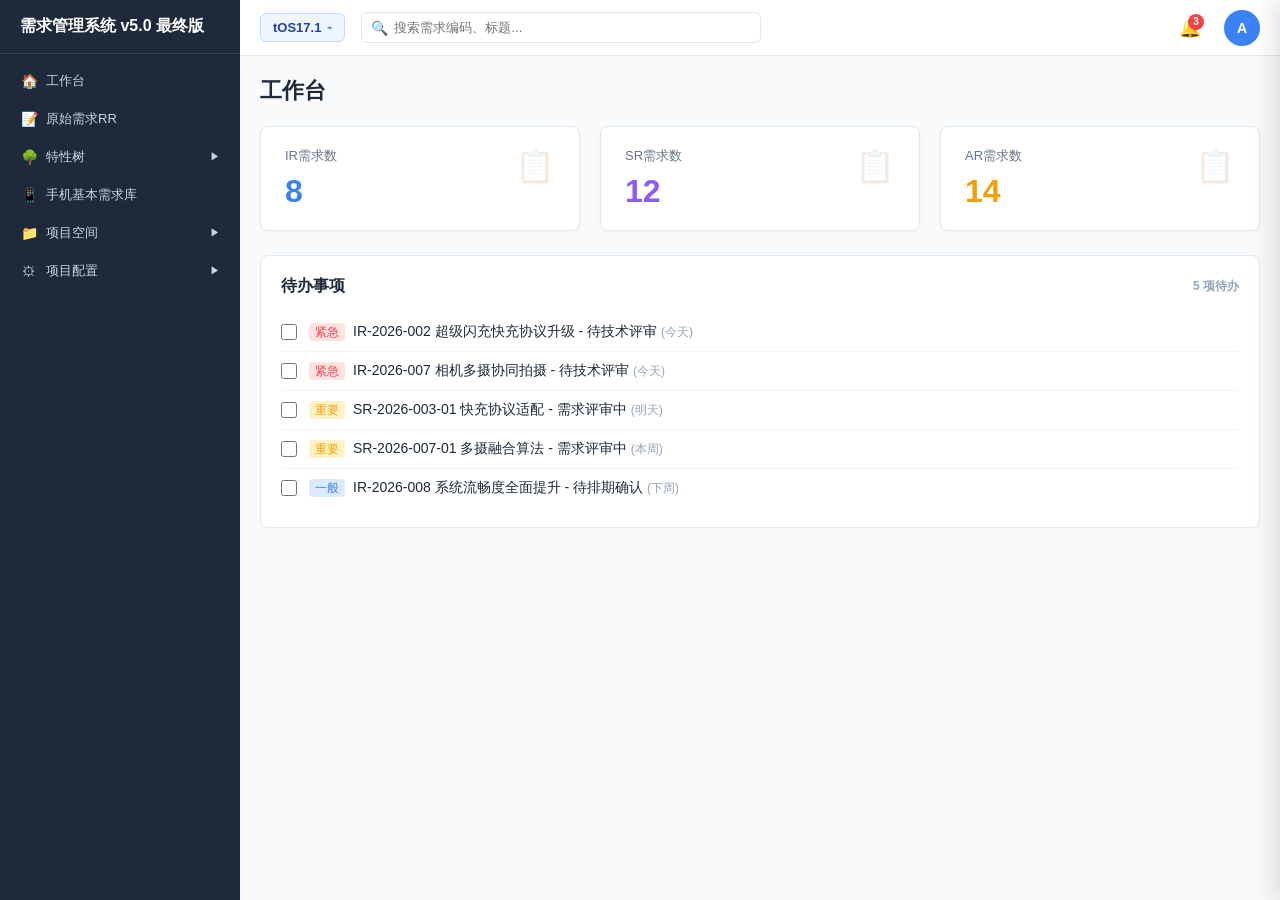
<file: 需求管理系统_最终版.html>
<!DOCTYPE html>
<html lang="zh-CN">
<head>
<meta charset="UTF-8">
<meta name="viewport" content="width=device-width, initial-scale=1.0">
<title>需求管理系统 v5.0 最终版</title>
<style>
/* ========== 全局重置 ========== */
*{margin:0;padding:0;box-sizing:border-box;}
html,body{height:100%;overflow:hidden;}
body{font-family:'Segoe UI','Microsoft YaHei',sans-serif;font-size:14px;color:#1e293b;background:#f8fafc;}
a{text-decoration:none;color:inherit;}
ul,li{list-style:none;}

/* ========== 布局 ========== */
#app{display:flex;height:100vh;}

/* ========== 侧边栏 ========== */
#sidebar{width:240px;background:#1e293b;color:#cbd5e1;display:flex;flex-direction:column;flex-shrink:0;overflow-y:auto;}
.sidebar-header{padding:16px 20px;font-size:16px;font-weight:bold;color:#fff;border-bottom:1px solid #334155;white-space:nowrap;}
.sidebar-nav{flex:1;padding:8px 0;overflow-y:auto;}
.nav-item{cursor:pointer;}
.nav-group-title{padding:8px 20px;font-size:12px;color:#64748b;text-transform:uppercase;letter-spacing:1px;margin-top:4px;}
.nav-link{display:flex;align-items:center;padding:10px 20px;cursor:pointer;color:#cbd5e1;transition:background .15s;font-size:13px;}
.nav-link:hover{background:#334155;color:#fff;}
.nav-link.active{background:#3b82f6;color:#fff;}
.nav-link .nav-icon{width:18px;height:18px;display:inline-flex;align-items:center;justify-content:center;margin-right:8px;font-size:14px;}
.nav-link .nav-arrow{margin-left:auto;font-size:10px;transition:transform .2s;}
.nav-link.expanded .nav-arrow{transform:rotate(90deg);}
.nav-children{overflow:hidden;max-height:0;transition:max-height .2s ease;}
.nav-children.open{max-height:500px;}
.nav-child-link{display:block;padding:8px 20px 8px 48px;cursor:pointer;color:#94a3b8;font-size:12px;transition:all .15s;}
.nav-child-link:hover{color:#fff;background:#334155;}
.nav-child-link.active{color:#3b82f6;background:#0f172a;border-left:3px solid #3b82f6;padding-left:45px;}

/* ========== 主区域 ========== */
#main{flex:1;display:flex;flex-direction:column;overflow:hidden;}

/* ========== 顶部栏 ========== */
#topbar{height:56px;background:#fff;border-bottom:1px solid #e2e8f0;display:flex;align-items:center;padding:0 20px;gap:16px;flex-shrink:0;}
.project-selector{display:flex;align-items:center;gap:6px;background:#eff6fe;border:1px solid #bfdbfe;border-radius:6px;padding:6px 12px;cursor:pointer;font-size:13px;font-weight:600;color:#1e40af;}
.project-selector:hover{background:#dbeafe;}
.project-selector .arrow{font-size:10px;color:#3b82f6;}
.topbar-search{flex:1;max-width:400px;position:relative;}
.topbar-search input{width:100%;padding:7px 12px 7px 32px;border:1px solid #e2e8f0;border-radius:6px;font-size:13px;outline:none;}
.topbar-search input:focus{border-color:#3b82f6;}
.topbar-search .search-icon{position:absolute;left:10px;top:50%;transform:translateY(-50%);color:#94a3b8;font-size:14px;}
.topbar-right{margin-left:auto;display:flex;align-items:center;gap:16px;}
.topbar-btn{width:36px;height:36px;border-radius:6px;display:flex;align-items:center;justify-content:center;cursor:pointer;color:#64748b;font-size:18px;position:relative;}
.topbar-btn:hover{background:#f1f5f9;}
.topbar-btn .badge{position:absolute;top:4px;right:4px;background:#ef4444;color:#fff;font-size:10px;border-radius:50%;width:16px;height:16px;display:flex;align-items:center;justify-content:center;}
.topbar-avatar{width:36px;height:36px;border-radius:50%;background:#3b82f6;color:#fff;display:flex;align-items:center;justify-content:center;font-size:14px;font-weight:bold;cursor:pointer;}

/* ========== 内容区 ========== */
#content{flex:1;overflow-y:auto;padding:20px;background:#f8fafc;}

/* ========== 页面切换 ========== */
.page{display:none;}
.page.active{display:block;}

/* ========== 工作台 ========== */
.dashboard-title{font-size:22px;font-weight:bold;color:#1e293b;margin-bottom:20px;}
.stats-row{display:flex;gap:20px;margin-bottom:24px;flex-wrap:wrap;}
.stat-card{background:#fff;border:1px solid #e2e8f0;border-radius:8px;padding:20px 24px;flex:1;min-width:200px;box-shadow:0 1px 3px rgba(0,0,0,0.05);transition:transform .15s,box-shadow .15s;}
.stat-card:hover{transform:translateY(-2px);box-shadow:0 4px 12px rgba(0,0,0,0.1);}
.stat-card .stat-label{font-size:13px;color:#64748b;margin-bottom:8px;}
.stat-card .stat-value{font-size:32px;font-weight:bold;color:#1e293b;}
.stat-card.ir .stat-value{color:#3b82f6;}
.stat-card.sr .stat-value{color:#8b5cf6;}
.stat-card.ar .stat-value{color:#f59e0b;}
.stat-card .stat-icon{float:right;font-size:32px;opacity:0.15;}
.todo-section{background:#fff;border:1px solid #e2e8f0;border-radius:8px;padding:20px;}
.todo-title{font-size:16px;font-weight:bold;margin-bottom:16px;display:flex;align-items:center;justify-content:space-between;}
.todo-list .todo-item{display:flex;align-items:center;padding:10px 0;border-bottom:1px solid #f1f5f9;}
.todo-item:last-child{border-bottom:none;}
.todo-checkbox{width:16px;height:16px;margin-right:12px;cursor:pointer;}
.todo-content{flex:1;}
.todo-priority{font-size:12px;padding:2px 6px;border-radius:4px;margin-right:8px;}
.todo-priority.high{background:#fee2e2;color:#ef4444;}
.todo-priority.medium{background:#fef3c7;color:#f59e0b;}
.todo-priority.low{background:#dbeafe;color:#3b82f6;}

/* ========== 列表页面 ========== */
.list-header{display:flex;align-items:center;justify-content:space-between;margin-bottom:16px;}
.list-title{font-size:18px;font-weight:bold;}
.list-toolbar{display:flex;gap:8px;flex-wrap:wrap;align-items:center;}
.toolbar-btn{padding:7px 14px;border:1px solid #e2e8f0;border-radius:6px;background:#fff;cursor:pointer;font-size:13px;color:#475569;display:inline-flex;align-items:center;gap:4px;transition:all .15s;}
.toolbar-btn:hover{background:#f8fafc;border-color:#cbd5e1;}
.toolbar-btn.primary{background:#3b82f6;color:#fff;border-color:#3b82f6;}
.toolbar-btn.primary:hover{background:#2563eb;}
.toolbar-btn.danger{color:#ef4444;border-color:#fecaca;}
.toolbar-btn.danger:hover{background:#fef2f2;}
.toolbar-btn.warning{color:#f59e0b;border-color:#fde68a;}
.toolbar-btn.warning:hover{background:#fffbeb;}
.toolbar-btn.success{color:#16a34a;border-color:#bbf7d0;}
.toolbar-btn.success:hover{background:#f0fdf4;}
.bulk-bar{display:none;align-items:center;gap:8px;padding:8px 12px;background:#eff6ff;border:1px solid #bfdbfe;border-radius:6px;margin-bottom:12px;}
.bulk-bar.show{display:flex;}
.bulk-bar .bulk-count{font-size:13px;color:#1e40af;font-weight:600;}

/* ========== 表格 ========== */
.table-wrap{background:#fff;border:1px solid #e2e8f0;border-radius:8px;overflow:hidden;}
.data-table{width:100%;border-collapse:collapse;font-size:13px;}
.data-table thead th{background:#f8fafc;padding:10px 8px;text-align:left;font-weight:600;color:#475569;border-bottom:2px solid #e2e8f0;white-space:nowrap;position:sticky;top:0;z-index:5;}
.data-table tbody td{padding:8px 8px;border-bottom:1px solid #f1f5f9;vertical-align:middle;}
.data-table tbody tr:hover{background:#f8fafc;}
.data-table .col-cb{width:36px;text-align:center;}
.data-table .col-expand{width:36px;text-align:center;}
.data-table .col-action{width:80px;text-align:center;}
.expand-btn{cursor:pointer;color:#94a3b8;font-size:12px;user-select:none;display:inline-block;width:16px;text-align:center;}
.expand-btn:hover{color:#3b82f6;}
.link-title{color:#3b82f6;cursor:pointer;}
.link-title:hover{text-decoration:underline;}
.child-row{display:none;background:#f8fafc;}
.child-row.open{display:table-row;}
.grandchild-row{display:none;background:#f0f4f8;}
.grandchild-row.open{display:table-row;}
.indent-1{padding-left:20px !important;}
.indent-2{padding-left:40px !important;}
.cell-badge-wrap{display:flex;flex-wrap:wrap;gap:3px;}

/* ========== Badge ========== */
.badge{display:inline-block;padding:2px 8px;border-radius:4px;font-size:11px;font-weight:600;line-height:1.4;}
.badge-level-S{background:#fee2e2;color:#ef4444;}
.badge-level-A{background:#fef3c7;color:#f59e0b;}
.badge-level-B{background:#dbeafe;color:#3b82f6;}
.badge-level-C{background:#f1f5f9;color:#64748b;}
.badge-status-dev{background:#dbeafe;color:#3b82f6;}
.badge-status-review{background:#fef3c7;color:#f59e0b;}
.badge-status-accepted{background:#dcfce7;color:#16a34a;}
.badge-status-planned{background:#f1f5f9;color:#64748b;}
.badge-status-pending{background:#f1f5f9;color:#94a3b8;}
.badge-domain{background:#ede9fe;color:#7c3aed;}
.badge-version{background:#e0f2fe;color:#0369a1;font-size:10px;}
.badge-version.Go{background:#fef3c7;color:#92400e;}
.badge-version.Slim{background:#fce7f3;color:#be185d;}
.badge-version.Full{background:#dbeafe;color:#1e40af;}
.badge-priority{padding:2px 6px;border-radius:4px;font-size:11px;font-weight:600;}
.badge-priority-P0{background:#fee2e2;color:#ef4444;}
.badge-priority-P1{background:#fef3c7;color:#f59e0b;}
.badge-priority-P2{background:#dbeafe;color:#3b82f6;}
.badge-priority-P3{background:#f1f5f9;color:#64748b;}
.badge-pill{display:inline-block;padding:2px 8px;border-radius:12px;font-size:11px;background:#f1f5f9;color:#475569;}

/* ========== 抽屉 ========== */
.drawer-mask{position:fixed;top:0;left:0;right:0;bottom:0;background:rgba(0,0,0,0.4);z-index:100;display:none;opacity:0;transition:opacity .2s;}
.drawer-mask.show{display:block;opacity:1;}
.drawer{position:fixed;top:0;right:0;width:640px;height:100vh;background:#fff;z-index:101;transform:translateX(100%);transition:transform .3s ease;display:flex;flex-direction:column;box-shadow:-4px 0 24px rgba(0,0,0,0.15);}
.drawer.show{transform:translateX(0);}
.drawer-header{padding:16px 20px;border-bottom:1px solid #e2e8f0;display:flex;align-items:center;justify-content:space-between;flex-shrink:0;}
.drawer-title{font-size:16px;font-weight:bold;color:#1e293b;}
.drawer-close{width:32px;height:32px;border:none;background:none;cursor:pointer;font-size:20px;color:#64748b;border-radius:6px;display:flex;align-items:center;justify-content:center;}
.drawer-close:hover{background:#f1f5f9;color:#ef4444;}
.drawer-tabs-l1{display:flex;gap:0;border-bottom:1px solid #e2e8f0;padding:0 20px;flex-shrink:0;overflow-x:auto;}
.tab-l1{padding:10px 14px;cursor:pointer;font-size:13px;color:#64748b;border-bottom:2px solid transparent;white-space:nowrap;transition:all .15s;}
.tab-l1:hover{color:#3b82f6;}
.tab-l1.active{color:#3b82f6;border-bottom-color:#3b82f6;font-weight:600;}
.drawer-tabs-l2{display:flex;gap:0;padding:0 20px;background:#f8fafc;border-bottom:1px solid #e2e8f0;flex-shrink:0;}
.tab-l2{padding:8px 14px;cursor:pointer;font-size:12px;color:#64748b;border-bottom:2px solid transparent;white-space:nowrap;transition:all .15s;}
.tab-l2:hover{color:#3b82f6;}
.tab-l2.active{color:#3b82f6;border-bottom-color:#3b82f6;font-weight:600;}
.drawer-body{flex:1;overflow-y:auto;padding:20px;}
.tab-content{display:none;}
.tab-content.active{display:block;}

/* ========== 详情区块 ========== */
.detail-section{margin-bottom:24px;}
.detail-section-title{font-size:14px;font-weight:bold;color:#1e293b;margin-bottom:12px;padding-bottom:6px;border-bottom:1px solid #e2e8f0;}
.detail-grid{display:grid;grid-template-columns:1fr 1fr;gap:8px 16px;}
.detail-grid.three-col{grid-template-columns:1fr 1fr 1fr;}
.detail-field{display:flex;flex-direction:column;}
.detail-label{font-size:12px;color:#94a3b8;margin-bottom:2px;}
.detail-value{font-size:13px;color:#1e293b;word-break:break-all;}
.detail-value.muted{color:#64748b;}
.detail-full{grid-column:1/-1;}
.detail-textarea{background:#f8fafc;border:1px solid #e2e8f0;border-radius:6px;padding:10px;font-size:13px;color:#475569;min-height:60px;line-height:1.5;}

/* ========== 评论 ========== */
.comment-item{padding:12px 0;border-bottom:1px solid #f1f5f9;}
.comment-header{display:flex;align-items:center;gap:8px;margin-bottom:6px;}
.comment-avatar{width:28px;height:28px;border-radius:50%;background:#3b82f6;color:#fff;display:flex;align-items:center;justify-content:center;font-size:11px;font-weight:bold;}
.comment-author{font-size:13px;font-weight:600;color:#1e293b;}
.comment-time{font-size:11px;color:#94a3b8;}
.comment-body{font-size:13px;color:#475569;padding-left:36px;}

/* ========== 操作日志 ========== */
.log-item{display:flex;gap:8px;padding:8px 0;border-bottom:1px solid #f1f5f9;font-size:12px;}
.log-time{color:#94a3b8;white-space:nowrap;min-width:120px;}
.log-text{color:#475569;}

/* ========== 空状态 ========== */
.empty-state{text-align:center;padding:40px;color:#94a3b8;font-size:14px;}

/* ========== 通用 ========== */
.text-muted{color:#94a3b8;}
.text-sm{font-size:12px;}
.mt-2{margin-top:8px;}
.mt-4{margin-top:16px;}
.mb-2{margin-bottom:8px;}
.mb-4{margin-bottom:16px;}

/* ========== 滚动条 ========== */
::-webkit-scrollbar{width:8px;height:8px;}
::-webkit-scrollbar-track{background:#f1f5f9;}
::-webkit-scrollbar-thumb{background:#cbd5e1;border-radius:4px;}
::-webkit-scrollbar-thumb:hover{background:#94a3b8;}

/* ========== 弹窗 ========== */
.modal-overlay{position:fixed;top:0;left:0;right:0;bottom:0;background:rgba(0,0,0,0.5);z-index:200;display:none;align-items:center;justify-content:center;}
.modal-overlay.show{display:flex;}
.modal-dialog{background:#fff;border-radius:10px;box-shadow:0 20px 60px rgba(0,0,0,0.2);min-width:420px;max-width:500px;max-height:80vh;overflow-y:auto;}
.modal-header{padding:16px 20px;border-bottom:1px solid #e2e8f0;display:flex;align-items:center;justify-content:space-between;}
.modal-title{font-size:16px;font-weight:bold;color:#1e293b;}
.modal-close{width:28px;height:28px;border:none;background:none;cursor:pointer;font-size:18px;color:#64748b;border-radius:4px;display:flex;align-items:center;justify-content:center;}
.modal-close:hover{background:#f1f5f9;color:#ef4444;}
.modal-body{padding:20px;}
.modal-footer{padding:12px 20px;border-top:1px solid #e2e8f0;display:flex;justify-content:flex-end;gap:8px;}
.lock-option-group{display:flex;flex-direction:column;gap:10px;}
.lock-option{display:flex;align-items:center;gap:10px;padding:12px 14px;border:2px solid #e2e8f0;border-radius:8px;cursor:pointer;transition:all .15s;}
.lock-option:hover{border-color:#93c5fd;background:#eff6fe;}
.lock-option.selected{border-color:#3b82f6;background:#eff6fe;}
.lock-option input{margin:0;}
.lock-option-label{font-size:14px;font-weight:600;color:#1e293b;}

/* ========== 可编辑字段 ========== */
.edit-input{width:100%;padding:6px 8px;border:1px solid #e2e8f0;border-radius:4px;font-size:13px;color:#1e293b;background:#fff;outline:none;}
.edit-input:focus{border-color:#3b82f6;box-shadow:0 0 0 2px rgba(59,130,246,0.1);}
.edit-textarea{width:100%;padding:8px;border:1px solid #e2e8f0;border-radius:4px;font-size:13px;color:#1e293b;background:#fff;outline:none;min-height:60px;resize:vertical;line-height:1.5;}
.edit-textarea:focus{border-color:#3b82f6;box-shadow:0 0 0 2px rgba(59,130,246,0.1);}
.detail-value.locked{background:#f8fafc;padding:6px 8px;border-radius:4px;color:#64748b;}
.detail-textarea.locked{background:#f8fafc;padding:8px;border-radius:4px;color:#64748b;}
.edit-select{width:100%;padding:6px 8px;border:1px solid #e2e8f0;border-radius:4px;font-size:13px;color:#1e293b;background:#fff;outline:none;cursor:pointer;}
.edit-select:focus{border-color:#3b82f6;box-shadow:0 0 0 2px rgba(59,130,246,0.1);}
.drawer-edit-bar{display:flex;gap:8px;align-items:center;}
.drawer-edit-bar .toolbar-btn{padding:4px 14px;font-size:13px;}
.drawer-edit-bar .toolbar-btn.primary{background:#3b82f6;color:#fff;border-color:#3b82f6;}
.drawer-edit-bar .toolbar-btn.primary:hover{background:#2563eb;}

/* ========== 锁定图标 ========== */
.lock-icon{display:inline-flex;align-items:center;justify-content:center;margin-right:6px;font-size:16px;vertical-align:middle;}
.lock-hint{display:inline-block;margin-left:8px;padding:2px 8px;border-radius:4px;font-size:11px;font-weight:600;background:#fef3c7;color:#f59e0b;}

/* ========== 多选品类 ========== */
.category-checkbox-group{display:flex;gap:12px;flex-wrap:wrap;padding:6px 0;}
.category-checkbox-item{display:flex;align-items:center;gap:4px;}
.category-checkbox-item input{margin:0;}
.category-checkbox-item label{font-size:13px;color:#1e293b;cursor:pointer;}

/* ========== 基线管理 ========== */
.baseline-info{display:flex;gap:16px;margin-bottom:16px;flex-wrap:wrap;}
.baseline-info-card{background:#fff;border:1px solid #e2e8f0;border-radius:8px;padding:12px 16px;min-width:120px;}
.baseline-info-label{font-size:12px;color:#94a3b8;margin-bottom:4px;}
.baseline-info-value{font-size:18px;font-weight:bold;color:#1e293b;}

/* ========== 版本号输入 ========== */
.version-input{width:100%;padding:8px 12px;border:1px solid #e2e8f0;border-radius:6px;font-size:14px;outline:none;}
.version-input:focus{border-color:#3b82f6;box-shadow:0 0 0 2px rgba(59,130,246,0.1);}
</style>
</head>
<body>

<div id="app">
    <!-- 侧边栏 -->
    <div id="sidebar">
        <div class="sidebar-header">需求管理系统 v5.0 最终版</div>
        <div class="sidebar-nav" id="sidebarNav"></div>
    </div>

    <!-- 主区域 -->
    <div id="main">
        <!-- 顶部栏 -->
        <div id="topbar">
            <div class="project-selector" onclick="toggleProjectMenu()">
                <span>tOS17.1</span>
                <span class="arrow">&#9662;</span>
            </div>
            <div class="topbar-search">
                <span class="search-icon">&#128269;</span>
                <input type="text" placeholder="搜索需求编码、标题..." id="searchInput" oninput="handleSearch(this.value)">
            </div>
            <div class="topbar-right">
                <div class="topbar-btn" title="通知" onclick="alert('您有3条新通知')">
                    &#128276;
                    <span class="badge">3</span>
                </div>
                <div class="topbar-avatar" title="当前用户" onclick="alert('用户中心')">A</div>
            </div>
        </div>

        <!-- 内容区 -->
        <div id="content">
            <!-- 工作台 -->
            <div class="page active" id="page-dashboard">
                <div class="dashboard-title">工作台</div>
                <div class="stats-row">
                    <div class="stat-card ir" onclick="selectNav(null,'page-ir-list')">
                        <div class="stat-icon">&#128203;</div>
                        <div class="stat-label">IR需求数</div>
                        <div class="stat-value" id="stat-ir">8</div>
                    </div>
                    <div class="stat-card sr" onclick="selectNav(null,'page-sr-list')">
                        <div class="stat-icon">&#128203;</div>
                        <div class="stat-label">SR需求数</div>
                        <div class="stat-value" id="stat-sr">12</div>
                    </div>
                    <div class="stat-card ar" onclick="selectNav(null,'page-ar-list')">
                        <div class="stat-icon">&#128203;</div>
                        <div class="stat-label">AR需求数</div>
                        <div class="stat-value" id="stat-ar">14</div>
                    </div>
                </div>
                <div class="todo-section">
                    <div class="todo-title">
                        <span>待办事项</span>
                        <span class="text-sm text-muted" id="todoCount">5 项待办</span>
                    </div>
                    <div class="todo-list" id="todoList"></div>
                </div>
            </div>

            <!-- 原始需求RR -->
            <div class="page" id="page-rr-list">
                <div class="list-header"><div class="list-title">原始需求 RR</div></div>
                <div class="table-wrap">
                    <table class="data-table">
                        <thead><tr><th>需求编码</th><th>标题</th><th>来源</th><th>提交人</th><th>提交时间</th><th>状态</th><th>操作</th></tr></thead>
                        <tbody>
                            <tr><td>RR-2026-001</td><td>用户反馈夜间拍照效果差</td><td>客户反馈</td><td>客服系统</td><td>2026-01-08</td><td>已转化为IR</td><td><span class="link-title" onclick="selectNav(null,'page-ir-list')">查看IR</span></td></tr>
                            <tr><td>RR-2026-002</td><td>充电速度慢，需要更快充</td><td>客户反馈</td><td>客服系统</td><td>2026-01-15</td><td>已转化为IR</td><td><span class="link-title" onclick="selectNav(null,'page-ir-list')">查看IR</span></td></tr>
                            <tr><td>RR-2026-003</td><td>折叠屏铰链异响问题</td><td>客户反馈</td><td>售后系统</td><td>2026-01-10</td><td>已转化为IR</td><td><span class="link-title" onclick="selectNav(null,'page-ir-list')">查看IR</span></td></tr>
                            <tr><td>RR-2026-004</td><td>中东用户需要阿拉伯语语音助手</td><td>市场调研</td><td>市场部</td><td>2026-01-25</td><td>已转化为IR</td><td><span class="link-title" onclick="selectNav(null,'page-ir-list')">查看IR</span></td></tr>
                            <tr><td>RR-2026-005</td><td>游戏发热严重，帧率不稳定</td><td>客户反馈</td><td>客服系统</td><td>2026-01-03</td><td>已转化为IR</td><td><span class="link-title" onclick="selectNav(null,'page-ir-list')">查看IR</span></td></tr>
                            <tr><td>RR-2026-006</td><td>隐私数据安全合规要求</td><td>合规要求</td><td>法务部</td><td>2026-02-05</td><td>已转化为IR</td><td><span class="link-title" onclick="selectNav(null,'page-ir-list')">查看IR</span></td></tr>
                            <tr><td>RR-2026-007</td><td>多摄拍照体验提升需求</td><td>技术规划</td><td>影像部</td><td>2026-02-12</td><td>已转化为IR</td><td><span class="link-title" onclick="selectNav(null,'page-ir-list')">查看IR</span></td></tr>
                            <tr><td>RR-2026-008</td><td>系统卡顿，动画不流畅</td><td>客户反馈</td><td>客服系统</td><td>2026-02-28</td><td>已转化为IR</td><td><span class="link-title" onclick="selectNav(null,'page-ir-list')">查看IR</span></td></tr>
                            <tr><td>RR-2026-009</td><td>需支持NFC门禁卡模拟功能</td><td>产品规划</td><td>产品部</td><td>2026-03-01</td><td>待评审</td><td><span class="text-muted">-</span></td></tr>
                            <tr><td>RR-2026-010</td><td>屏幕刷新率自适应需求</td><td>技术规划</td><td>显示部</td><td>2026-03-05</td><td>待评审</td><td><span class="text-muted">-</span></td></tr>
                        </tbody>
                    </table>
                </div>
            </div>

            <!-- IR列表 -->
            <div class="page" id="page-ir-list">
                <div class="list-header">
                    <div class="list-title">初始需求 IR</div>
                    <div class="list-toolbar" id="irToolbar">
                        <button class="toolbar-btn primary" onclick="alert('新建IR需求')">&#43; 新建</button>
                        <button class="toolbar-btn" onclick="alert('排序选项')">&#8597; 排序</button>
                        <button class="toolbar-btn" onclick="alert('筛选条件')">&#9776; 筛选</button>
                        <button class="toolbar-btn" onclick="alert('导入数据')">&#8682; 导入</button>
                        <button class="toolbar-btn" onclick="alert('导出数据')">&#8681; 导出</button>
                        <button class="toolbar-btn" onclick="alert('另存为视图')">&#128190; 另存为视图</button>
                        <div id="irBulkBar" class="bulk-bar">
                            <span class="bulk-count" id="irSelectedCount">已选 0 项</span>
                            <button class="toolbar-btn danger" onclick="bulkDelete('ir')">&#128465; 删除</button>
                            <button class="toolbar-btn warning" onclick="bulkLock('ir')">&#128274; 锁定</button>
                            <button class="toolbar-btn" onclick="bulkUnlock('ir')">&#128275; 解锁</button>
                            <button class="toolbar-btn success" onclick="bulkBaseline('ir')">&#128230; 生成基线</button>
                        </div>
                    </div>
                </div>
                <div class="table-wrap">
                    <table class="data-table" id="irTable"></table>
                </div>
            </div>

            <!-- SR列表 -->
            <div class="page" id="page-sr-list">
                <div class="list-header">
                    <div class="list-title">系统需求 SR</div>
                    <div class="list-toolbar" id="srToolbar">
                        <button class="toolbar-btn primary" onclick="alert('新建SR需求')">&#43; 新建</button>
                        <button class="toolbar-btn" onclick="alert('排序选项')">&#8597; 排序</button>
                        <button class="toolbar-btn" onclick="alert('筛选条件')">&#9776; 筛选</button>
                        <button class="toolbar-btn" onclick="alert('导入数据')">&#8682; 导入</button>
                        <button class="toolbar-btn" onclick="alert('导出数据')">&#8681; 导出</button>
                        <button class="toolbar-btn" onclick="alert('另存为视图')">&#128190; 另存为视图</button>
                        <div id="srBulkBar" class="bulk-bar">
                            <span class="bulk-count" id="srSelectedCount">已选 0 项</span>
                            <button class="toolbar-btn danger" onclick="bulkDelete('sr')">&#128465; 删除</button>
                            <button class="toolbar-btn warning" onclick="bulkLock('sr')">&#128274; 锁定</button>
                            <button class="toolbar-btn" onclick="bulkUnlock('sr')">&#128275; 解锁</button>
                            <button class="toolbar-btn success" onclick="bulkBaseline('sr')">&#128230; 生成基线</button>
                        </div>
                    </div>
                </div>
                <div class="table-wrap">
                    <table class="data-table" id="srTable"></table>
                </div>
            </div>

            <!-- 手机基本需求库 -->
            <div class="page" id="page-phone-lib">
                <div class="list-header"><div class="list-title">手机基本需求库</div></div>
                <div class="empty-state">手机基本需求库 - 共收录 256 条基础需求，按品类分类管理</div>
                <div class="table-wrap">
                    <table class="data-table">
                        <thead><tr><th>需求编码</th><th>标题</th><th>品类</th><th>来源</th><th>更新时间</th></tr></thead>
                        <tbody>
                            <tr><td>BL-001</td><td>蓝牙5.3支持</td><td>通信</td><td>技术规划</td><td>2026-08-15</td></tr>
                            <tr><td>BL-002</td><td>WiFi6E支持</td><td>通信</td><td>技术规划</td><td>2026-08-20</td></tr>
                            <tr><td>BL-003</td><td>NFC门禁卡模拟</td><td>通信</td><td>客户需求</td><td>2026-08-22</td></tr>
                            <tr><td>BL-004</td><td>屏幕刷新率120Hz</td><td>显示</td><td>产品规划</td><td>2026-08-25</td></tr>
                            <tr><td>BL-005</td><td>超声波指纹解锁</td><td>安全</td><td>技术规划</td><td>2026-08-28</td></tr>
                        </tbody>
                    </table>
                </div>
            </div>

            <!-- 特性树页面 -->
            <div class="page" id="page-tree-full">
                <div class="list-header"><div class="list-title">整机特性树</div></div>
                <div class="empty-state">整机特性树视图 - 展示全品类特性的树形结构</div>
            </div>
            <div class="page" id="page-tree-all">
                <div class="list-header"><div class="list-title">全集特性树</div></div>
                <div class="empty-state">全集特性树视图 - 展示所有特性的树形结构</div>
            </div>
            <div class="page" id="page-tree-tos">
                <div class="list-header"><div class="list-title">tOS版本特性树</div></div>
                <div class="empty-state">tOS版本特性树视图 - 展示当前tOS版本的特性树形结构</div>
            </div>

            <!-- 项目空间其他页面 -->
            <div class="page" id="page-ar-list">
                <div class="list-header"><div class="list-title">分配需求 AR</div></div>
                <div class="table-wrap">
                    <table class="data-table" id="arTable"></table>
                </div>
            </div>
            <div class="page" id="page-version-mgmt">
                <div class="list-header"><div class="list-title">版本管理</div></div>
                <div class="empty-state">版本管理 - 管理需求基线版本</div>
            </div>
            <div class="page" id="page-baseline-mgmt">
                <div class="list-header"><div class="list-title">基线管理</div></div>
                <div class="baseline-info">
                    <div class="baseline-info-card">
                        <div class="baseline-info-label">基线总数</div>
                        <div class="baseline-info-value" id="baselineCount">0</div>
                    </div>
                </div>
                <div class="table-wrap">
                    <table class="data-table" id="baselineTable"></table>
                </div>
            </div>
            <div class="page" id="page-test-mgmt">
                <div class="list-header"><div class="list-title">测试管理</div></div>
                <div class="empty-state">测试管理 - 需求测试计划与执行</div>
            </div>
            <div class="page" id="page-change-mgmt">
                <div class="list-header"><div class="list-title">变更管理</div></div>
                <div class="empty-state">变更管理 - 需求变更流程管理</div>
            </div>

            <!-- 项目配置页面 -->
            <div class="page" id="page-config-basic">
                <div class="list-header"><div class="list-title">基本信息</div></div>
                <div class="detail-section">
                    <div class="detail-section-title">项目基本信息</div>
                    <div class="detail-grid">
                        <div class="detail-field"><div class="detail-label">项目名称</div><div class="detail-value">tOS17.1</div></div>
                        <div class="detail-field"><div class="detail-label">项目编码</div><div class="detail-value">PRJ-2026-17</div></div>
                        <div class="detail-field"><div class="detail-label">项目类型</div><div class="detail-value">手机操作系统</div></div>
                        <div class="detail-field"><div class="detail-label">项目状态</div><div class="detail-value">进行中</div></div>
                        <div class="detail-field"><div class="detail-label">开始日期</div><div class="detail-value">2026-01-15</div></div>
                        <div class="detail-field"><div class="detail-label">计划完成</div><div class="detail-value">2026-12-30</div></div>
                        <div class="detail-field"><div class="detail-label">项目经理</div><div class="detail-value">张明</div></div>
                        <div class="detail-field"><div class="detail-label">系统架构师</div><div class="detail-value">李华</div></div>
                    </div>
                </div>
            </div>
            <div class="page" id="page-config-app">
                <div class="list-header"><div class="list-title">应用管理</div></div>
                <div class="empty-state">应用管理 - 管理项目包含的应用模块</div>
            </div>
            <div class="page" id="page-config-team">
                <div class="list-header"><div class="list-title">团队角色</div></div>
                <div class="empty-state">团队角色 - 管理项目团队成员和角色权限</div>
            </div>
        </div>
    </div>
</div>

<!-- 抽屉遮罩 -->
<div class="drawer-mask" id="drawerMask" onclick="closeDrawer()"></div>
<!-- 抽屉 -->
<div class="drawer" id="drawer">
    <div class="drawer-header">
        <div class="drawer-title" id="drawerTitle">详情</div>
        <div class="drawer-edit-bar" id="drawerEditBar" style="display:none;"></div>
        <button class="drawer-close" onclick="closeDrawer()">&times;</button>
    </div>
    <div class="drawer-tabs-l1" id="drawerTabsL1"></div>
    <div class="drawer-tabs-l2" id="drawerTabsL2" style="display:none;"></div>
    <div class="drawer-body" id="drawerBody"></div>
</div>

<!-- 锁定弹窗 -->
<div class="modal-overlay" id="lockModal" onclick="closeModal('lockModal')">
    <div class="modal-dialog" onclick="event.stopPropagation()">
        <div class="modal-header">
            <div class="modal-title" id="lockModalTitle">选择锁定类型</div>
            <button class="modal-close" onclick="closeModal('lockModal')">&times;</button>
        </div>
        <div class="modal-body" id="lockModalBody"></div>
        <div class="modal-footer">
            <button class="toolbar-btn" onclick="closeModal('lockModal')">取消</button>
            <button class="toolbar-btn primary" onclick="confirmLock()">确认锁定</button>
        </div>
    </div>
</div>

<!-- 基线弹窗 -->
<div class="modal-overlay" id="baselineModal" onclick="closeModal('baselineModal')">
    <div class="modal-dialog" onclick="event.stopPropagation()">
        <div class="modal-header">
            <div class="modal-title">生成基线</div>
            <button class="modal-close" onclick="closeModal('baselineModal')">&times;</button>
        </div>
        <div class="modal-body" id="baselineModalBody"></div>
        <div class="modal-footer">
            <button class="toolbar-btn" onclick="closeModal('baselineModal')">取消</button>
            <button class="toolbar-btn primary" onclick="confirmBaseline()">确认生成</button>
        </div>
    </div>
</div>

<!-- 基线详情弹窗 -->
<div class="modal-overlay" id="baselineDetailModal" onclick="closeModal('baselineDetailModal')">
    <div class="modal-dialog" style="max-width:900px;" onclick="event.stopPropagation()">
        <div class="modal-header">
            <div class="modal-title">基线详情</div>
            <button class="modal-close" onclick="closeModal('baselineDetailModal')">&times;</button>
        </div>
        <div class="modal-body" id="baselineDetailBody"></div>
        <div class="modal-footer">
            <button class="toolbar-btn" onclick="closeModal('baselineDetailModal')">关闭</button>
        </div>
    </div>
</div>

<script>
/* ========== 全局数据 ========== */
var allData = { ir: [], sr: [], ar: [], baselines: [] };
var expandedRows = {};
var selectedItems = { ir: new Set(), sr: new Set() };
var currentDrawer = null; // 'ir' or 'sr'
var currentDetailId = null;
var currentLockType = null; // 'ir' or 'sr' for lock modal
var currentLockSelection = null; // 'demand' or 'demand-plan'
var currentBaselineType = null;
var currentBaselineSelection = null;
var isEditing = false;

/* ========== 下拉选项配置 ========== */
var dropdownOptions = {
    '状态': ['需求评审', '开发中', '已验收', '已发布'],
    '需求来源': ['技术规划', '客户需求', '产品规划', '合规要求'],
    '需求分类': ['迭代优化', '新增功能'],
    '价值主张': ['提升用户体验', '提升充电速度', '提升夜拍质量', '改善交互体验', '降低成本', '增加收入', '技术竞争力', '合规达标'],
    '需求等级': ['S', 'A', 'B', 'C'],
    '需求差异类型': ['无差异', '部分差异', '全量差异'],
    '事业部锁定': ['事业部A锁定', '事业部B锁定', '未锁定']
};
var multiSelectOptions = {
    '适用品牌': ['Infinix', 'TECNO'],
    '适用产品线': ['X系列', 'S系列', 'G系列', '折叠系列', '全系列'],
    '适用市场': ['东南亚', '中东', '非洲', '全球', '欧洲', '南亚', '拉美'],
    '适用版本': ['Full', 'Slim', 'Go']
};
var fieldLabelToProp = {
    '需求编码':'code','标题':'title','描述':'desc','状态':'status','需求来源':'source',
    '需求分类':'category','价值主张':'value','需求等级':'level','责任人':'owner','系统工程师':'se',
    '需求差异类型':'diffType','适用品牌':'brands','适用产品线':'productLine','适用市场':'markets',
    '适用版本':'versions','适配品类':'categories','事业部锁定':'bizLock',
    '预估工作量':'workload','开发工作量':'devWork','测试工作量':'testWork','设计工作量':'designWork','产品工作量':'productWork',
    '所属特性':'feature','标签':'tags','需求分析':'analysis','评审决策':'decision',
    '计划评审':'planReview','技术评审':'techReview','UED评审':'uedReview',
    '计划需求评审完成时间':'planReviewDate','实际需求评审完成时间':'actualReviewDate',
    '计划技术评审完成时间':'planTechReviewDate','实际技术评审完成时间':'actualTechReviewDate',
    '计划开发开始时间':'planDevStart','实际开发开始时间':'actualDevStart',
    '计划开发完成时间':'planDevEnd','实际开发完成时间':'actualDevEnd',
    '系统级需求':'sysLevel','优先级':'priority','开发代表':'devRep','UX代表':'uxRep',
    '测试代表':'testRep','处理人':'handler','归属领域':'domain','开发部门二级':'dept2',
    '开发部门三级':'dept3','开发责任人':'devOwner','责任田':'field','责任田主':'fieldOwner',
    '归属项目':'project','自检结果说明':'selfCheckResult','UI检视结果说明':'uiCheckResult',
    '测试结果说明':'testResult','计划验收完成时间':'planAcceptDate','实际验收完成时间':'actualAcceptDate',
    '验收结果':'acceptResult','验收结果说明':'acceptResultNote'
};
var arrayProps = ['brands','versions','categories'];

/* ========== 导航配置 ========== */
var navConfig = [
    { id:'dashboard', label:'工作台', icon:'&#127968;', pageId:'page-dashboard' },
    { id:'rr-list', label:'原始需求RR', icon:'&#128221;', pageId:'page-rr-list' },
    { id:'feature-tree', label:'特性树', icon:'&#127795;', expandable:true, children:[
        { id:'tree-full', label:'整机特性树', pageId:'page-tree-full' },
        { id:'tree-all', label:'全集特性树', pageId:'page-tree-all' },
        { id:'tree-tos', label:'tOS版本特性树', pageId:'page-tree-tos' }
    ]},
    { id:'phone-lib', label:'手机基本需求库', icon:'&#128241;', pageId:'page-phone-lib' },
    { id:'project-space', label:'项目空间', icon:'&#128193;', expandable:true, children:[
        { id:'ir-list', label:'初始需求IR', pageId:'page-ir-list' },
        { id:'sr-list', label:'系统需求SR', pageId:'page-sr-list' },
        { id:'ar-list', label:'分配需求AR', pageId:'page-ar-list' },
        { id:'version-mgmt', label:'版本管理', pageId:'page-version-mgmt' },
        { id:'baseline-mgmt', label:'基线管理', pageId:'page-baseline-mgmt' },
        { id:'test-mgmt', label:'测试管理', pageId:'page-test-mgmt' },
        { id:'change-mgmt', label:'变更管理', pageId:'page-change-mgmt' }
    ]},
    { id:'project-config', label:'项目配置', icon:'&#9881;', expandable:true, children:[
        { id:'config-basic', label:'基本信息', pageId:'page-config-basic' },
        { id:'config-app', label:'应用管理', pageId:'page-config-app' },
        { id:'config-team', label:'团队角色', pageId:'page-config-team' }
    ]}
];

/* ========== 初始化 ========== */
function initPage() {
    generateSampleData();
    renderSidebar();
    showPage('page-dashboard');
    renderTodoList();
    document.getElementById('stat-ir').textContent = allData.ir.length;
    document.getElementById('stat-sr').textContent = allData.sr.length;
    document.getElementById('stat-ar').textContent = allData.ar.length;
    renderBaselineList();
}

/* ========== 生成示例数据 ========== */
function generateSampleData() {
    allData.ir = [];
    allData.sr = [];
    allData.ar = [];

    // ---- 8条IR数据 ----
    var irData = [
        {
            id:'IR-001', code:'IR-2026-001', title:'AI夜景算法优化',
            source:'技术规划', category:'迭代优化', level:'S', domain:'影像',
            desc:'提升夜间拍照的AI降噪和色彩还原效果，通过深度学习算法优化暗光环境下的图像质量，降低噪点并提升细节保留。',
            status:'开发中', brands:['Infinix','TECNO'], versions:['Full','Slim'],
            diffType:'无差异', markets:'东南亚,中东,非洲', productLine:'X系列,S系列',
            owner:'张明', se:'李华', workload:120, devWork:60, testWork:40, designWork:10, productWork:10,
            feature:'影像-夜景优化', tags:'AI,影像,夜景',
            analysis:'需调研竞品夜拍方案，分析Google Night Sight、华为夜景模式等竞品的技术路径，确定差异化优化方向。重点关注暗光场景下的人脸保护和色彩还原准确性。',
            decision:'S级需求，优先排期。评审通过，纳入tOS17.1核心影像能力。',
            planReview:'通过', techReview:'通过', uedReview:'通过', bizLock:'事业部A锁定',
            createdDate:'2026-01-10', updatedDate:'2026-08-15',
            planReviewDate:'2026-01-25', actualReviewDate:'2026-01-24',
            planTechReviewDate:'2026-02-10', actualTechReviewDate:'2026-02-08',
            planDevStart:'2026-02-15', actualDevStart:'2026-02-14',
            planDevEnd:'2026-06-30', actualDevEnd:'',
            srIds:['SR-001','SR-002']
        },
        {
            id:'IR-002', code:'IR-2026-002', title:'超级闪充快充协议升级',
            source:'技术规划', category:'新增功能', level:'S', domain:'充电',
            desc:'支持最新的快充协议，提升充电功率至120W，兼容主流快充标准，优化充电安全策略和温控方案。',
            status:'需求评审', brands:['Infinix','TECNO'], versions:['Full'],
            diffType:'全量差异', markets:'全球', productLine:'X系列',
            owner:'刘洋', se:'王伟', workload:80, devWork:40, testWork:20, designWork:10, productWork:10,
            feature:'充电-快充升级', tags:'快充,电源管理,120W',
            analysis:'需评估硬件支持能力，确认充电IC和电池规格。对比小米120W、OPPO 100W快充方案的技术路线。',
            decision:'S级需求，待技术评审确认硬件方案后排期。',
            planReview:'通过', techReview:'待评审', uedReview:'通过', bizLock:'未锁定',
            createdDate:'2026-01-20', updatedDate:'2026-08-10',
            planReviewDate:'2026-02-05', actualReviewDate:'2026-02-04',
            planTechReviewDate:'2026-02-25', actualTechReviewDate:'',
            planDevStart:'2026-03-01', actualDevStart:'',
            planDevEnd:'2026-07-15', actualDevEnd:'',
            srIds:['SR-003']
        },
        {
            id:'IR-003', code:'IR-2026-003', title:'折叠屏铰链寿命优化',
            source:'客户需求', category:'迭代优化', level:'A', domain:'结构',
            desc:'提升折叠屏铰链使用寿命至30万次，优化铰链材料工艺和结构设计，增强长期可靠性。',
            status:'开发中', brands:['TECNO'], versions:['Full'],
            diffType:'部分差异', markets:'全球', productLine:'折叠系列',
            owner:'陈明', se:'李华', workload:200, devWork:120, testWork:40, designWork:20, productWork:20,
            feature:'结构-折叠优化', tags:'折叠屏,结构,铰链',
            analysis:'需联合供应链进行材料测试，对比三星Galaxy Z系列铰链寿命方案。重点优化铰链受力点和润滑材料。',
            decision:'A级需求，优先排期。材料验证已通过，进入结构设计阶段。',
            planReview:'通过', techReview:'通过', uedReview:'-', bizLock:'事业部B锁定',
            createdDate:'2026-01-15', updatedDate:'2026-09-01',
            planReviewDate:'2026-02-01', actualReviewDate:'2026-01-30',
            planTechReviewDate:'2026-02-20', actualTechReviewDate:'2026-02-18',
            planDevStart:'2026-03-01', actualDevStart:'2026-02-28',
            planDevEnd:'2026-09-30', actualDevEnd:'',
            srIds:['SR-004']
        },
        {
            id:'IR-004', code:'IR-2026-004', title:'AI语音助手多语言支持',
            source:'产品规划', category:'新增功能', level:'A', domain:'AI',
            desc:'支持阿拉伯语、斯瓦希里语等小语种语音交互，扩展AI语音助手的语言覆盖范围，适配中东和非洲市场需求。',
            status:'开发中', brands:['Infinix','TECNO'], versions:['Full','Slim','Go'],
            diffType:'部分差异', markets:'中东,非洲', productLine:'全系列',
            owner:'张明', se:'王伟', workload:150, devWork:80, testWork:30, designWork:20, productWork:20,
            feature:'AI-语音助手', tags:'AI,语音,多语言',
            analysis:'需调研小语种NLP模型可用性，评估端侧推理性能。重点关注阿拉伯语RTL文本处理和斯瓦希里语语音识别准确率。',
            decision:'A级需求，优先排期。NLP引擎适配方案已确认。',
            planReview:'通过', techReview:'通过', uedReview:'通过', bizLock:'未锁定',
            createdDate:'2026-02-01', updatedDate:'2026-08-20',
            planReviewDate:'2026-02-15', actualReviewDate:'2026-02-14',
            planTechReviewDate:'2026-03-01', actualTechReviewDate:'2026-02-28',
            planDevStart:'2026-03-10', actualDevStart:'2026-03-08',
            planDevEnd:'2026-08-31', actualDevEnd:'',
            srIds:['SR-005','SR-006']
        },
        {
            id:'IR-005', code:'IR-2026-005', title:'游戏空间性能模式优化',
            source:'客户需求', category:'迭代优化', level:'B', domain:'性能',
            desc:'优化游戏空间性能调度策略，提升游戏帧率稳定性，降低温升，改善长时间游戏体验。',
            status:'已验收', brands:['Infinix'], versions:['Full','Slim'],
            diffType:'无差异', markets:'东南亚', productLine:'G系列',
            owner:'赵磊', se:'李华', workload:60, devWork:30, testWork:15, designWork:5, productWork:10,
            feature:'性能-游戏优化', tags:'性能,游戏,帧率',
            analysis:'分析竞品游戏模式性能策略，优化CPU/GPU调度算法和温控阈值。',
            decision:'B级需求，已完成验收。性能提升15%，温升降低3度。',
            planReview:'通过', techReview:'通过', uedReview:'-', bizLock:'事业部A锁定',
            createdDate:'2026-01-05', updatedDate:'2026-07-20',
            planReviewDate:'2026-01-20', actualReviewDate:'2026-01-19',
            planTechReviewDate:'2026-02-05', actualTechReviewDate:'2026-02-03',
            planDevStart:'2026-02-10', actualDevStart:'2026-02-09',
            planDevEnd:'2026-06-30', actualDevEnd:'2026-06-25',
            srIds:['SR-007']
        },
        {
            id:'IR-006', code:'IR-2026-006', title:'隐私空间安全增强',
            source:'合规要求', category:'新增功能', level:'S', domain:'安全',
            desc:'增强隐私空间的数据加密和访问控制，支持应用隐藏、文件加密、生物识别二次验证等安全功能。',
            status:'开发中', brands:['Infinix','TECNO'], versions:['Full','Slim'],
            diffType:'全量差异', markets:'全球', productLine:'全系列',
            owner:'陈明', se:'王伟', workload:100, devWork:50, testWork:30, designWork:10, productWork:10,
            feature:'安全-隐私空间', tags:'安全,隐私,加密',
            analysis:'需符合GDPR和数据安全法规要求，设计端到端加密方案。评估TEE环境下的密钥管理方案。',
            decision:'S级需求，合规驱动，必须排期。安全评审通过。',
            planReview:'通过', techReview:'通过', uedReview:'通过', bizLock:'未锁定',
            createdDate:'2026-02-10', updatedDate:'2026-08-25',
            planReviewDate:'2026-02-25', actualReviewDate:'2026-02-24',
            planTechReviewDate:'2026-03-10', actualTechReviewDate:'2026-03-08',
            planDevStart:'2026-03-15', actualDevStart:'2026-03-14',
            planDevEnd:'2026-09-30', actualDevEnd:'',
            srIds:['SR-008','SR-009']
        },
        {
            id:'IR-007', code:'IR-2026-007', title:'相机多摄协同拍摄',
            source:'技术规划', category:'新增功能', level:'A', domain:'影像',
            desc:'支持多摄像头同时拍摄并融合图像，实现超广角+主摄+长焦的实时融合成像，提升拍照体验。',
            status:'需求评审', brands:['TECNO'], versions:['Full'],
            diffType:'部分差异', markets:'全球', productLine:'S系列',
            owner:'刘洋', se:'李华', workload:180, devWork:100, testWork:40, designWork:20, productWork:20,
            feature:'影像-多摄协同', tags:'影像,多摄,融合',
            analysis:'需评估ISP处理能力和多摄同步时延，设计图像融合算法。参考iPhone和华为多摄方案。',
            decision:'A级需求，待技术评审确认ISP方案。',
            planReview:'通过', techReview:'待评审', uedReview:'通过', bizLock:'事业部B锁定',
            createdDate:'2026-02-15', updatedDate:'2026-08-30',
            planReviewDate:'2026-03-01', actualReviewDate:'2026-02-28',
            planTechReviewDate:'2026-03-20', actualTechReviewDate:'',
            planDevStart:'2026-04-01', actualDevStart:'',
            planDevEnd:'2026-10-31', actualDevEnd:'',
            srIds:['SR-010']
        },
        {
            id:'IR-008', code:'IR-2026-008', title:'系统流畅度全面提升',
            source:'产品规划', category:'迭代优化', level:'B', domain:'系统',
            desc:'全面优化系统动画和响应速度，提升帧率稳定性，优化内存管理和后台进程调度。',
            status:'已规划', brands:['Infinix','TECNO'], versions:['Full','Slim','Go'],
            diffType:'无差异', markets:'全球', productLine:'全系列',
            owner:'赵磊', se:'王伟', workload:120, devWork:60, testWork:30, designWork:10, productWork:20,
            feature:'系统-流畅度', tags:'系统,流畅,优化',
            analysis:'需全面分析系统性能瓶颈，制定动画框架优化方案和内存管理策略。',
            decision:'B级需求，已规划，待排期确认。',
            planReview:'通过', techReview:'待评审', uedReview:'-', bizLock:'未锁定',
            createdDate:'2026-03-01', updatedDate:'2026-09-05',
            planReviewDate:'2026-03-15', actualReviewDate:'2026-03-14',
            planTechReviewDate:'2026-04-01', actualTechReviewDate:'',
            planDevStart:'', actualDevStart:'',
            planDevEnd:'', actualDevEnd:'',
            srIds:['SR-011','SR-012']
        }
    ];
    allData.ir = irData;

    // ---- 12条SR数据 ----
    var srData = [
        {
            id:'SR-001', parentId:'IR-001', code:'SR-2026-001-01', title:'AI降噪算法集成',
            desc:'将AI降噪算法集成到相机ISP管线中，实现实时降噪处理。',
            status:'开发中', source:'技术规划', category:'迭代优化', value:'提升夜拍质量',
            sysLevel:'系统级', priority:'P0', owner:'王强', devRep:'刘总监', uxRep:'陈静', testRep:'周涛', handler:'王强',
            workload:60, devWork:40, testWork:10, designWork:5, productWork:5,
            domain:'影像', dept2:'影像算法部', dept3:'算法开发组', devOwner:'王强',
            field:'影像算法', fieldOwner:'王强', project:'tOS17.1', tags:'AI,降噪,ISP',
            versions:['Full','Slim'], platform:'骁龙8Gen3', diffType:'无差异', brands:['Infinix','TECNO'],
            markets:'东南亚,中东,非洲', productLine:'X系列,S系列',
            selfCheckResult:'自检通过，降噪效果满足预期指标',
            uiCheckResult:'UI交互符合设计规范',
            testResult:'测试进行中，基础功能验证通过',
            acceptResult:'待验收', acceptResultNote:'',
            planAcceptDate:'2026-06-25', actualAcceptDate:'',
            arIds:['AR-001']
        },
        {
            id:'SR-002', parentId:'IR-001', code:'SR-2026-001-02', title:'夜拍UI交互优化',
            desc:'优化夜景模式UI交互，增加AI场景识别提示和拍摄建议。',
            status:'开发中', source:'技术规划', category:'迭代优化', value:'改善夜拍体验',
            sysLevel:'模块级', priority:'P1', owner:'陈静', devRep:'刘总监', uxRep:'陈静', testRep:'周涛', handler:'陈静',
            workload:40, devWork:20, testWork:10, designWork:5, productWork:5,
            domain:'影像', dept2:'UI设计部', dept3:'交互设计组', devOwner:'陈静',
            field:'UI交互', fieldOwner:'陈静', project:'tOS17.1', tags:'UI,夜拍,交互',
            versions:['Full','Slim'], platform:'通用', diffType:'无差异', brands:['Infinix','TECNO'],
            markets:'东南亚,中东,非洲', productLine:'X系列,S系列',
            selfCheckResult:'自检通过',
            uiCheckResult:'检视通过，交互流程确认',
            testResult:'测试通过',
            acceptResult:'待验收', acceptResultNote:'',
            planAcceptDate:'2026-06-25', actualAcceptDate:'',
            arIds:['AR-002']
        },
        {
            id:'SR-003', parentId:'IR-002', code:'SR-2026-002-01', title:'快充协议适配',
            desc:'适配最新120W快充协议，实现充电功率动态调节和安全保护。',
            status:'需求评审', source:'技术规划', category:'新增功能', value:'提升充电速度',
            sysLevel:'系统级', priority:'P0', owner:'赵强', devRep:'孙总监', uxRep:'陈静', testRep:'林芳', handler:'赵强',
            workload:80, devWork:40, testWork:20, designWork:10, productWork:10,
            domain:'充电', dept2:'电源管理部', dept3:'充电开发组', devOwner:'赵强',
            field:'电源管理', fieldOwner:'赵强', project:'tOS17.1', tags:'快充,120W,电源',
            versions:['Full'], platform:'骁龙8Gen3', diffType:'全量差异', brands:['Infinix','TECNO'],
            markets:'全球', productLine:'X系列',
            selfCheckResult:'待自检',
            uiCheckResult:'待检视',
            testResult:'待测试',
            acceptResult:'待验收', acceptResultNote:'',
            planAcceptDate:'2026-07-10', actualAcceptDate:'',
            arIds:['AR-003']
        },
        {
            id:'SR-004', parentId:'IR-003', code:'SR-2026-003-01', title:'铰链材料优化',
            desc:'优化折叠屏铰链材料和结构设计，提升使用寿命至30万次。',
            status:'开发中', source:'客户需求', category:'迭代优化', value:'提升产品可靠性',
            sysLevel:'系统级', priority:'P1', owner:'周伟', devRep:'吴总监', uxRep:'陈静', testRep:'周涛', handler:'周伟',
            workload:120, devWork:80, testWork:20, designWork:10, productWork:10,
            domain:'结构', dept2:'结构设计部', dept3:'铰链设计组', devOwner:'周伟',
            field:'结构设计', fieldOwner:'周伟', project:'tOS17.1', tags:'折叠,铰链,结构',
            versions:['Full'], platform:'折叠平台', diffType:'部分差异', brands:['TECNO'],
            markets:'全球', productLine:'折叠系列',
            selfCheckResult:'材料测试通过',
            uiCheckResult:'-',
            testResult:'可靠性测试进行中',
            acceptResult:'待验收', acceptResultNote:'',
            planAcceptDate:'2026-09-25', actualAcceptDate:'',
            arIds:['AR-004']
        },
        {
            id:'SR-005', parentId:'IR-004', code:'SR-2026-004-01', title:'多语言NLP引擎',
            desc:'开发支持阿拉伯语、斯瓦希里语等多语言NLP处理引擎。',
            status:'开发中', source:'产品规划', category:'新增功能', value:'扩展语音助手语言覆盖',
            sysLevel:'系统级', priority:'P0', owner:'黄浩', devRep:'郑总监', uxRep:'陈静', testRep:'林芳', handler:'黄浩',
            workload:80, devWork:50, testWork:15, designWork:5, productWork:10,
            domain:'AI', dept2:'AI算法部', dept3:'NLP开发组', devOwner:'黄浩',
            field:'AI算法', fieldOwner:'黄浩', project:'tOS17.1', tags:'AI,NLP,多语言',
            versions:['Full','Slim','Go'], platform:'通用', diffType:'部分差异', brands:['Infinix','TECNO'],
            markets:'中东,非洲', productLine:'全系列',
            selfCheckResult:'NLP模型推理准确率达标',
            uiCheckResult:'语音交互UI适配RTL布局',
            testResult:'多语言场景测试通过',
            acceptResult:'待验收', acceptResultNote:'',
            planAcceptDate:'2026-08-25', actualAcceptDate:'',
            arIds:['AR-005']
        },
        {
            id:'SR-006', parentId:'IR-004', code:'SR-2026-004-02', title:'语音识别模型适配',
            desc:'适配小语种语音识别模型，优化识别准确率和响应速度。',
            status:'开发中', source:'产品规划', category:'新增功能', value:'提升语音识别准确率',
            sysLevel:'模块级', priority:'P1', owner:'林芳', devRep:'郑总监', uxRep:'陈静', testRep:'林芳', handler:'林芳',
            workload:70, devWork:40, testWork:15, designWork:5, productWork:10,
            domain:'AI', dept2:'AI算法部', dept3:'语音开发组', devOwner:'林芳',
            field:'AI算法', fieldOwner:'黄浩', project:'tOS17.1', tags:'AI,语音,识别',
            versions:['Full','Slim','Go'], platform:'通用', diffType:'部分差异', brands:['Infinix','TECNO'],
            markets:'中东,非洲', productLine:'全系列',
            selfCheckResult:'识别准确率95%以上',
            uiCheckResult:'检视通过',
            testResult:'测试通过',
            acceptResult:'待验收', acceptResultNote:'',
            planAcceptDate:'2026-08-25', actualAcceptDate:'',
            arIds:['AR-006']
        },
        {
            id:'SR-007', parentId:'IR-005', code:'SR-2026-005-01', title:'游戏帧率优化',
            desc:'优化游戏空间帧率调度策略，提升帧率稳定性。',
            status:'已验收', source:'客户需求', category:'迭代优化', value:'提升游戏体验',
            sysLevel:'系统级', priority:'P2', owner:'孙杰', devRep:'吴总监', uxRep:'陈静', testRep:'周涛', handler:'孙杰',
            workload:40, devWork:20, testWork:10, designWork:0, productWork:10,
            domain:'性能', dept2:'性能优化部', dept3:'性能调优组', devOwner:'孙杰',
            field:'性能优化', fieldOwner:'孙杰', project:'tOS17.1', tags:'性能,游戏,帧率',
            versions:['Full','Slim'], platform:'通用', diffType:'无差异', brands:['Infinix'],
            markets:'东南亚', productLine:'G系列',
            selfCheckResult:'自检通过，帧率提升15%',
            uiCheckResult:'-',
            testResult:'测试通过，性能达标',
            acceptResult:'已验收', acceptResultNote:'验收通过，帧率稳定性达标，温升降低3度',
            planAcceptDate:'2026-06-20', actualAcceptDate:'2026-06-25',
            arIds:['AR-007']
        },
        {
            id:'SR-008', parentId:'IR-006', code:'SR-2026-006-01', title:'加密算法升级',
            desc:'升级隐私空间数据加密算法，支持AES-256端到端加密。',
            status:'开发中', source:'合规要求', category:'新增功能', value:'增强数据安全',
            sysLevel:'系统级', priority:'P0', owner:'周涛', devRep:'孙总监', uxRep:'陈静', testRep:'林芳', handler:'周涛',
            workload:50, devWork:30, testWork:15, designWork:0, productWork:5,
            domain:'安全', dept2:'安全开发部', dept3:'加密开发组', devOwner:'周涛',
            field:'安全加密', fieldOwner:'周涛', project:'tOS17.1', tags:'安全,加密,AES',
            versions:['Full','Slim'], platform:'通用', diffType:'全量差异', brands:['Infinix','TECNO'],
            markets:'全球', productLine:'全系列',
            selfCheckResult:'加密算法实现符合规范',
            uiCheckResult:'-',
            testResult:'安全测试通过',
            acceptResult:'待验收', acceptResultNote:'',
            planAcceptDate:'2026-09-25', actualAcceptDate:'',
            arIds:['AR-008','AR-009']
        },
        {
            id:'SR-009', parentId:'IR-006', code:'SR-2026-006-02', title:'权限管理优化',
            desc:'优化隐私空间权限管理，支持生物识别二次验证。',
            status:'开发中', source:'合规要求', category:'新增功能', value:'增强访问控制',
            sysLevel:'模块级', priority:'P1', owner:'陈静', devRep:'孙总监', uxRep:'陈静', testRep:'林芳', handler:'陈静',
            workload:40, devWork:20, testWork:10, designWork:5, productWork:5,
            domain:'安全', dept2:'安全开发部', dept3:'权限管理组', devOwner:'陈静',
            field:'安全权限', fieldOwner:'周涛', project:'tOS17.1', tags:'安全,权限,生物识别',
            versions:['Full','Slim'], platform:'通用', diffType:'全量差异', brands:['Infinix','TECNO'],
            markets:'全球', productLine:'全系列',
            selfCheckResult:'权限控制逻辑自检通过',
            uiCheckResult:'生物识别交互检视通过',
            testResult:'测试进行中',
            acceptResult:'待验收', acceptResultNote:'',
            planAcceptDate:'2026-09-25', actualAcceptDate:'',
            arIds:[]
        },
        {
            id:'SR-010', parentId:'IR-007', code:'SR-2026-007-01', title:'多摄融合算法',
            desc:'开发多摄像头同时拍摄并融合图像的算法。',
            status:'需求评审', source:'技术规划', category:'新增功能', value:'提升拍照体验',
            sysLevel:'系统级', priority:'P0', owner:'王强', devRep:'刘总监', uxRep:'陈静', testRep:'周涛', handler:'王强',
            workload:100, devWork:60, testWork:20, designWork:10, productWork:10,
            domain:'影像', dept2:'影像算法部', dept3:'融合算法组', devOwner:'王强',
            field:'影像算法', fieldOwner:'王强', project:'tOS17.1', tags:'影像,多摄,融合',
            versions:['Full'], platform:'骁龙8Gen3', diffType:'部分差异', brands:['TECNO'],
            markets:'全球', productLine:'S系列',
            selfCheckResult:'待自检',
            uiCheckResult:'待检视',
            testResult:'待测试',
            acceptResult:'待验收', acceptResultNote:'',
            planAcceptDate:'2026-10-25', actualAcceptDate:'',
            arIds:['AR-010']
        },
        {
            id:'SR-011', parentId:'IR-008', code:'SR-2026-008-01', title:'动画引擎优化',
            desc:'优化系统动画引擎，提升帧率和响应速度。',
            status:'已规划', source:'产品规划', category:'迭代优化', value:'提升系统流畅度',
            sysLevel:'系统级', priority:'P2', owner:'孙杰', devRep:'吴总监', uxRep:'陈静', testRep:'周涛', handler:'孙杰',
            workload:60, devWork:30, testWork:15, designWork:5, productWork:10,
            domain:'系统', dept2:'系统开发部', dept3:'动画引擎组', devOwner:'孙杰',
            field:'系统框架', fieldOwner:'孙杰', project:'tOS17.1', tags:'系统,动画,流畅',
            versions:['Full','Slim','Go'], platform:'通用', diffType:'无差异', brands:['Infinix','TECNO'],
            markets:'全球', productLine:'全系列',
            selfCheckResult:'待自检',
            uiCheckResult:'待检视',
            testResult:'待测试',
            acceptResult:'待验收', acceptResultNote:'',
            planAcceptDate:'', actualAcceptDate:'',
            arIds:['AR-011','AR-012']
        },
        {
            id:'SR-012', parentId:'IR-008', code:'SR-2026-008-02', title:'内存管理优化',
            desc:'优化系统内存管理和后台进程调度策略。',
            status:'已规划', source:'产品规划', category:'迭代优化', value:'降低内存占用',
            sysLevel:'系统级', priority:'P2', owner:'黄浩', devRep:'吴总监', uxRep:'陈静', testRep:'周涛', handler:'黄浩',
            workload:60, devWork:30, testWork:15, designWork:5, productWork:10,
            domain:'系统', dept2:'系统开发部', dept3:'内存管理组', devOwner:'黄浩',
            field:'系统框架', fieldOwner:'孙杰', project:'tOS17.1', tags:'系统,内存,优化',
            versions:['Full','Slim','Go'], platform:'通用', diffType:'无差异', brands:['Infinix','TECNO'],
            markets:'全球', productLine:'全系列',
            selfCheckResult:'待自检',
            uiCheckResult:'-',
            testResult:'待测试',
            acceptResult:'待验收', acceptResultNote:'',
            planAcceptDate:'', actualAcceptDate:'',
            arIds:['AR-013','AR-014']
        }
    ];
    allData.sr = srData;

    // ---- 14条AR数据 ----
    var arData = [
        { id:'AR-001', parentId:'SR-001', code:'AR-2026-001-01-01', title:'AI降噪模型训练与部署', domain:'影像', owner:'王强', handler:'李明', status:'开发中', dept:'影像算法部', field:'影像算法', versions:['Full','Slim'], platform:'骁龙8Gen3' },
        { id:'AR-002', parentId:'SR-002', code:'AR-2026-001-02-01', title:'夜拍模式UI组件开发', domain:'影像', owner:'陈静', handler:'赵芳', status:'开发中', dept:'UI设计部', field:'UI交互', versions:['Full','Slim'], platform:'通用' },
        { id:'AR-003', parentId:'SR-003', code:'AR-2026-002-01-01', title:'120W快充驱动开发', domain:'充电', owner:'赵强', handler:'钱伟', status:'需求评审', dept:'电源管理部', field:'电源管理', versions:['Full'], platform:'骁龙8Gen3' },
        { id:'AR-004', parentId:'SR-004', code:'AR-2026-003-01-01', title:'铰链结构仿真与验证', domain:'结构', owner:'周伟', handler:'吴刚', status:'开发中', dept:'结构设计部', field:'结构设计', versions:['Full'], platform:'折叠平台' },
        { id:'AR-005', parentId:'SR-005', code:'AR-2026-004-01-01', title:'阿拉伯语NLP模型集成', domain:'AI', owner:'黄浩', handler:'刘敏', status:'开发中', dept:'AI算法部', field:'AI算法', versions:['Full','Slim','Go'], platform:'通用' },
        { id:'AR-006', parentId:'SR-006', code:'AR-2026-004-02-01', title:'斯瓦希里语语音模型适配', domain:'AI', owner:'林芳', handler:'刘敏', status:'开发中', dept:'AI算法部', field:'AI算法', versions:['Full','Slim','Go'], platform:'通用' },
        { id:'AR-007', parentId:'SR-007', code:'AR-2026-005-01-01', title:'游戏帧率调度模块开发', domain:'性能', owner:'孙杰', handler:'赵芳', status:'已验收', dept:'性能优化部', field:'性能优化', versions:['Full','Slim'], platform:'通用' },
        { id:'AR-008', parentId:'SR-008', code:'AR-2026-006-01-01', title:'AES-256加密模块开发', domain:'安全', owner:'周涛', handler:'孙丽', status:'开发中', dept:'安全开发部', field:'安全加密', versions:['Full','Slim'], platform:'通用' },
        { id:'AR-009', parentId:'SR-008', code:'AR-2026-006-01-02', title:'TEE密钥管理模块开发', domain:'安全', owner:'周涛', handler:'孙丽', status:'开发中', dept:'安全开发部', field:'安全加密', versions:['Full','Slim'], platform:'通用' },
        { id:'AR-010', parentId:'SR-009', code:'AR-2026-006-02-01', title:'生物识别权限模块开发', domain:'安全', owner:'陈静', handler:'孙丽', status:'开发中', dept:'安全开发部', field:'安全权限', versions:['Full','Slim'], platform:'通用' },
        { id:'AR-011', parentId:'SR-010', code:'AR-2026-007-01-01', title:'多摄同步采集模块开发', domain:'影像', owner:'王强', handler:'李明', status:'需求评审', dept:'影像算法部', field:'影像算法', versions:['Full'], platform:'骁龙8Gen3' },
        { id:'AR-012', parentId:'SR-011', code:'AR-2026-008-01-01', title:'动画引擎渲染优化', domain:'系统', owner:'孙杰', handler:'赵芳', status:'已规划', dept:'系统开发部', field:'系统框架', versions:['Full','Slim','Go'], platform:'通用' },
        { id:'AR-013', parentId:'SR-011', code:'AR-2026-008-01-02', title:'动画插值算法优化', domain:'系统', owner:'孙杰', handler:'赵芳', status:'已规划', dept:'系统开发部', field:'系统框架', versions:['Full','Slim','Go'], platform:'通用' },
        { id:'AR-014', parentId:'SR-012', code:'AR-2026-008-02-01', title:'内存回收策略优化', domain:'系统', owner:'黄浩', handler:'赵芳', status:'已规划', dept:'系统开发部', field:'系统框架', versions:['Full','Slim','Go'], platform:'通用' }
    ];
    allData.ar = arData;

    // 为所有IR/SR添加lockType和categories字段
    allData.ir.forEach(function(ir) {
        if (!ir.lockType) ir.lockType = null;
        if (!ir.categories) ir.categories = ['手机','平板'];
    });
    allData.sr.forEach(function(sr) {
        if (!sr.lockType) sr.lockType = null;
        if (!sr.categories) sr.categories = ['手机','平板'];
    });
    allData.baselines = [];
}

/* ========== 渲染侧边栏 ========== */
function renderSidebar() {
    var nav = document.getElementById('sidebarNav');
    nav.innerHTML = '';
    var html = '';
    navConfig.forEach(function(item) {
        if (item.expandable) {
            html += '<div class="nav-item">';
            html += '<div class="nav-link" onclick="toggleNavGroup(this, \''+item.id+'\')">';
            html += '<span class="nav-icon">'+item.icon+'</span>';
            html += '<span>'+item.label+'</span>';
            html += '<span class="nav-arrow">&#9654;</span>';
            html += '</div>';
            html += '<div class="nav-children" id="nav-children-'+item.id+'">';
            item.children.forEach(function(child) {
                html += '<div class="nav-child-link" id="nav-'+child.id+'" onclick="selectNav(this,\''+child.pageId+'\')">'+child.label+'</div>';
            });
            html += '</div>';
            html += '</div>';
        } else {
            html += '<div class="nav-item">';
            html += '<div class="nav-link" id="nav-'+item.id+'" onclick="selectNav(this,\''+item.pageId+'\')">';
            html += '<span class="nav-icon">'+item.icon+'</span>';
            html += '<span>'+item.label+'</span>';
            html += '</div>';
            html += '</div>';
        }
    });
    nav.innerHTML = html;
}

function toggleNavGroup(el, groupId) {
    el.classList.toggle('expanded');
    var children = document.getElementById('nav-children-'+groupId);
    if (children) {
        children.classList.toggle('open');
    }
}

/* ========== 导航切换 ========== */
function selectNav(el, pageId) {
    // 清除所有active
    document.querySelectorAll('.nav-link.active, .nav-child-link.active').forEach(function(e) {
        e.classList.remove('active');
    });
    if (el) {
        el.classList.add('active');
    } else {
        // 通过id查找
        var links = document.querySelectorAll('.nav-link, .nav-child-link');
        links.forEach(function(link) {
            if (link.getAttribute('onclick') && link.getAttribute('onclick').indexOf(pageId) >= 0) {
                link.classList.add('active');
            }
        });
    }
    showPage(pageId);
    // 如果是IR/SR列表，渲染数据
    if (pageId === 'page-ir-list') {
        renderIRList();
    } else if (pageId === 'page-sr-list') {
        renderSRList();
    } else if (pageId === 'page-ar-list') {
        renderARList();
    } else if (pageId === 'page-baseline-mgmt') {
        renderBaselineList();
    }
}

function showPage(pageId) {
    document.querySelectorAll('.page').forEach(function(p) {
        p.classList.remove('active');
    });
    var page = document.getElementById(pageId);
    if (page) {
        page.classList.add('active');
    }
}

/* ========== 渲染工作台待办 ========== */
function renderTodoList() {
    var todos = [
        { priority:'high', text:'IR-2026-002 超级闪充快充协议升级 - 待技术评审', time:'今天' },
        { priority:'high', text:'IR-2026-007 相机多摄协同拍摄 - 待技术评审', time:'今天' },
        { priority:'medium', text:'SR-2026-003-01 快充协议适配 - 需求评审中', time:'明天' },
        { priority:'medium', text:'SR-2026-007-01 多摄融合算法 - 需求评审中', time:'本周' },
        { priority:'low', text:'IR-2026-008 系统流畅度全面提升 - 待排期确认', time:'下周' }
    ];
    var html = '';
    todos.forEach(function(todo) {
        html += '<div class="todo-item">';
        html += '<input type="checkbox" class="todo-checkbox">';
        html += '<div class="todo-content">';
        html += '<span class="todo-priority '+todo.priority+'">'+(todo.priority==='high'?'紧急':todo.priority==='medium'?'重要':'一般')+'</span>';
        html += '<span>'+todo.text+'</span>';
        html += ' <span class="text-sm text-muted">('+todo.time+')</span>';
        html += '</div>';
        html += '</div>';
    });
    document.getElementById('todoList').innerHTML = html;
}

/* ========== HTML转义 ========== */
function escapeHtml(str) {
    if (str === null || str === undefined) return '';
    return String(str)
        .replace(/&/g, '&amp;')
        .replace(/</g, '&lt;')
        .replace(/>/g, '&gt;')
        .replace(/"/g, '&quot;')
        .replace(/'/g, '&#039;');
}

/* ========== Badge生成 ========== */
function getLevelBadge(level) {
    return '<span class="badge badge-level-'+escapeHtml(level)+'">'+escapeHtml(level)+'</span>';
}
function getStatusBadge(status) {
    var cls = 'badge-status-pending';
    if (status === '开发中') cls = 'badge-status-dev';
    else if (status === '需求评审') cls = 'badge-status-review';
    else if (status === '已验收') cls = 'badge-status-accepted';
    else if (status === '已规划') cls = 'badge-status-planned';
    return '<span class="badge '+cls+'">'+escapeHtml(status)+'</span>';
}
function getDomainBadge(domain) {
    return '<span class="badge badge-domain">'+escapeHtml(domain)+'</span>';
}
function getVersionBadges(versions) {
    if (!versions || versions.length === 0) return '<span class="text-muted">-</span>';
    var html = '<div class="cell-badge-wrap">';
    versions.forEach(function(v) {
        html += '<span class="badge badge-version '+escapeHtml(v)+'">'+escapeHtml(v)+'</span>';
    });
    html += '</div>';
    return html;
}
function getPriorityBadge(p) {
    return '<span class="badge-priority badge-priority-'+escapeHtml(p)+'">'+escapeHtml(p)+'</span>';
}

/* ========== 停留时长 ========== */
function getStayDuration(item) {
    var now = new Date('2026-09-11');
    var refDate = item.actualDevStart || item.actualReviewDate || item.createdDate || item.planReviewDate;
    if (!refDate) return '-';
    var d = new Date(refDate);
    var diff = Math.floor((now - d) / (1000 * 60 * 60 * 24));
    if (diff < 0) diff = 0;
    if (diff === 0) return '今天';
    if (diff < 30) return diff + '天';
    var months = Math.floor(diff / 30);
    var days = diff % 30;
    if (days === 0) return months + '个月';
    return months + '个月' + days + '天';
}

/* ========== 渲染IR列表 ========== */
function renderIRList() {
    var table = document.getElementById('irTable');
    var html = '';
    // 表头
    html += '<thead><tr>';
    html += '<th class="col-cb"><input type="checkbox" onchange="toggleSelectAll(this,\'ir\')"></th>';
    html += '<th class="col-expand"></th>';
    html += '<th>标题</th>';
    html += '<th>需求编码</th>';
    html += '<th>适配版本</th>';
    html += '<th>适配品类</th>';
    html += '<th>需求来源</th>';
    html += '<th>需求等级</th>';
    html += '<th>归属领域</th>';
    html += '<th>状态</th>';
    html += '<th>停留时长</th>';
    html += '<th class="col-action">操作</th>';
    html += '</tr></thead>';
    html += '<tbody id="irTableBody">';
    allData.ir.forEach(function(ir) {
        var srs = allData.sr.filter(function(s) { return s.parentId === ir.id; });
        var hasChildren = srs.length > 0;
        var expanded = expandedRows['ir-'+ir.id];
        html += '<tr id="ir-row-'+ir.id+'">';
        html += '<td class="col-cb"><input type="checkbox" data-type="ir" data-id="'+ir.id+'" onchange="toggleItemSelect(this,\'ir\')"></td>';
        html += '<td class="col-expand">';
        if (hasChildren) {
            html += '<span class="expand-btn" onclick="toggleRow(\''+ir.id+'\')">'+(expanded?'&#9660;':'&#9654;')+'</span>';
        }
        html += '</td>';
        html += '<td>'+(ir.lockType?'<span class="lock-icon">&#128274;</span>':'')+'<span class="link-title" onclick="openIRDetail(\''+ir.id+'\')">'+escapeHtml(ir.title)+'</span>'+getLockHint(ir,'IR')+'</td>';
        html += '<td class="text-sm">'+escapeHtml(ir.code)+'</td>';
        html += '<td>'+getVersionBadges(ir.versions)+'</td>';
        html += '<td class="text-sm">'+(ir.categories ? escapeHtml(ir.categories.join(', ')) : '-')+'</td>';
        html += '<td class="text-sm">'+escapeHtml(ir.source)+'</td>';
        html += '<td>'+getLevelBadge(ir.level)+'</td>';
        html += '<td>'+getDomainBadge(ir.domain)+'</td>';
        html += '<td>'+getStatusBadge(ir.status)+'</td>';
        html += '<td class="text-sm">'+getStayDuration(ir)+'</td>';
        html += '<td class="col-action"><button class="toolbar-btn" style="padding:4px 8px;font-size:12px;" onclick="openIRDetail(\''+ir.id+'\')">详情</button></td>';
        html += '</tr>';
        // 子SR行
        srs.forEach(function(sr, srIdx) {
            var ars = allData.ar.filter(function(a) { return a.parentId === sr.id; });
            var srExpanded = expandedRows['sr-'+sr.id];
            html += '<tr class="child-row'+(expanded?' open':'')+'" id="sr-row-'+sr.id+'" style="'+(expanded?'':'display:none;')+'">';
            html += '<td class="col-cb"></td>';
            html += '<td class="col-expand">';
            if (ars.length > 0) {
                html += '<span class="expand-btn" onclick="toggleRow(\''+sr.id+'\')">'+(srExpanded?'&#9660;':'&#9654;')+'</span>';
            }
            html += '</td>';
            html += '<td class="indent-1 text-sm"><span style="color:#8b5cf6;">[SR]</span> '+(sr.lockType?'<span class="lock-icon">&#128274;</span>':'')+'<span class="link-title" onclick="openSRDetail(\''+sr.id+'\')">'+escapeHtml(sr.title)+'</span>'+getLockHint(sr,'SR')+'</td>';
            html += '<td class="text-sm">'+escapeHtml(sr.code)+'</td>';
            html += '<td>'+getVersionBadges(sr.versions)+'</td>';
            html += '<td class="text-sm">'+escapeHtml(sr.dept2)+'</td>';
            html += '<td class="text-sm">'+escapeHtml(sr.source)+'</td>';
            html += '<td>'+getPriorityBadge(sr.priority)+'</td>';
            html += '<td>'+getDomainBadge(sr.domain)+'</td>';
            html += '<td>'+getStatusBadge(sr.status)+'</td>';
            html += '<td class="text-sm">'+getStayDuration(sr)+'</td>';
            html += '<td class="col-action"><button class="toolbar-btn" style="padding:4px 8px;font-size:12px;" onclick="openSRDetail(\''+sr.id+'\')">详情</button></td>';
            html += '</tr>';
            // 子AR行
            ars.forEach(function(ar) {
                html += '<tr class="grandchild-row'+(expanded&&srExpanded?' open':'')+'" id="ar-row-'+ar.id+'" style="'+(expanded&&srExpanded?'':'display:none;')+'">';
                html += '<td class="col-cb"></td>';
                html += '<td class="col-expand"></td>';
                html += '<td class="indent-2 text-sm"><span style="color:#f59e0b;">[AR]</span> '+escapeHtml(ar.title)+'</td>';
                html += '<td class="text-sm">'+escapeHtml(ar.code)+'</td>';
                html += '<td>'+getVersionBadges(ar.versions)+'</td>';
                html += '<td class="text-sm">'+escapeHtml(ar.dept)+'</td>';
                html += '<td class="text-sm">-</td>';
                html += '<td>-</td>';
                html += '<td>'+getDomainBadge(ar.domain)+'</td>';
                html += '<td>'+getStatusBadge(ar.status)+'</td>';
                html += '<td class="text-sm">-</td>';
                html += '<td class="col-action">-</td>';
                html += '</tr>';
            });
        });
    });
    html += '</tbody>';
    table.innerHTML = html;
}

/* ========== 渲染SR列表 ========== */
function renderSRList() {
    var table = document.getElementById('srTable');
    var html = '';
    // 表头
    html += '<thead><tr>';
    html += '<th class="col-cb"><input type="checkbox" onchange="toggleSelectAll(this,\'sr\')"></th>';
    html += '<th class="col-expand"></th>';
    html += '<th>标题</th>';
    html += '<th>优先级</th>';
    html += '<th>开发部门(二级)</th>';
    html += '<th>责任人</th>';
    html += '<th>开发代表</th>';
    html += '<th>处理人</th>';
    html += '<th>状态</th>';
    html += '<th>停留时长</th>';
    html += '<th class="col-action">操作</th>';
    html += '</tr></thead>';
    html += '<tbody id="srTableBody">';
    allData.sr.forEach(function(sr) {
        var ars = allData.ar.filter(function(a) { return a.parentId === sr.id; });
        var hasChildren = ars.length > 0;
        var expanded = expandedRows['sr2-'+sr.id];
        html += '<tr id="sr2-row-'+sr.id+'">';
        html += '<td class="col-cb"><input type="checkbox" data-type="sr" data-id="'+sr.id+'" onchange="toggleItemSelect(this,\'sr\')"></td>';
        html += '<td class="col-expand">';
        if (hasChildren) {
            html += '<span class="expand-btn" onclick="toggleSRRow(\''+sr.id+'\')">'+(expanded?'&#9660;':'&#9654;')+'</span>';
        }
        html += '</td>';
        html += '<td>'+(sr.lockType?'<span class="lock-icon">&#128274;</span>':'')+'<span class="link-title" onclick="openSRDetail(\''+sr.id+'\')">'+escapeHtml(sr.title)+'</span>'+getLockHint(sr,'SR')+'</td>';
        html += '<td>'+getPriorityBadge(sr.priority)+'</td>';
        html += '<td class="text-sm">'+escapeHtml(sr.dept2)+'</td>';
        html += '<td class="text-sm">'+escapeHtml(sr.owner)+'</td>';
        html += '<td class="text-sm">'+escapeHtml(sr.devRep)+'</td>';
        html += '<td class="text-sm">'+escapeHtml(sr.handler)+'</td>';
        html += '<td>'+getStatusBadge(sr.status)+'</td>';
        html += '<td class="text-sm">'+getStayDuration(sr)+'</td>';
        html += '<td class="col-action"><button class="toolbar-btn" style="padding:4px 8px;font-size:12px;" onclick="openSRDetail(\''+sr.id+'\')">详情</button></td>';
        html += '</tr>';
        // 子AR行
        ars.forEach(function(ar) {
            html += '<tr class="child-row'+(expanded?' open':'')+'" id="sr2-ar-row-'+ar.id+'" style="'+(expanded?'':'display:none;')+'">';
            html += '<td class="col-cb"></td>';
            html += '<td class="col-expand"></td>';
            html += '<td class="indent-1 text-sm"><span style="color:#f59e0b;">[AR]</span> '+escapeHtml(ar.title)+'</td>';
            html += '<td>-</td>';
            html += '<td class="text-sm">'+escapeHtml(ar.dept)+'</td>';
            html += '<td class="text-sm">'+escapeHtml(ar.owner)+'</td>';
            html += '<td class="text-sm">-</td>';
            html += '<td class="text-sm">'+escapeHtml(ar.handler)+'</td>';
            html += '<td>'+getStatusBadge(ar.status)+'</td>';
            html += '<td class="text-sm">-</td>';
            html += '<td class="col-action">-</td>';
            html += '</tr>';
        });
    });
    html += '</tbody>';
    table.innerHTML = html;
}

/* ========== 渲染AR列表 ========== */
function renderARList() {
    var table = document.getElementById('arTable');
    var html = '';
    html += '<thead><tr>';
    html += '<th>标题</th>';
    html += '<th>需求编码</th>';
    html += '<th>归属领域</th>';
    html += '<th>责任人</th>';
    html += '<th>处理人</th>';
    html += '<th>状态</th>';
    html += '<th>部门</th>';
    html += '<th>责任田</th>';
    html += '<th>适配版本</th>';
    html += '<th>平台</th>';
    html += '</tr></thead>';
    html += '<tbody>';
    allData.ar.forEach(function(ar) {
        html += '<tr>';
        html += '<td class="text-sm">'+escapeHtml(ar.title)+'</td>';
        html += '<td class="text-sm">'+escapeHtml(ar.code)+'</td>';
        html += '<td>'+getDomainBadge(ar.domain)+'</td>';
        html += '<td class="text-sm">'+escapeHtml(ar.owner)+'</td>';
        html += '<td class="text-sm">'+escapeHtml(ar.handler)+'</td>';
        html += '<td>'+getStatusBadge(ar.status)+'</td>';
        html += '<td class="text-sm">'+escapeHtml(ar.dept)+'</td>';
        html += '<td class="text-sm">'+escapeHtml(ar.field)+'</td>';
        html += '<td>'+getVersionBadges(ar.versions)+'</td>';
        html += '<td class="text-sm">'+escapeHtml(ar.platform)+'</td>';
        html += '</tr>';
    });
    html += '</tbody>';
    table.innerHTML = html;
}

/* ========== 行展开/折叠 ========== */
function toggleRow(id) {
    if (id.indexOf('IR-') === 0) {
        var key = 'ir-'+id;
        expandedRows[key] = !expandedRows[key];
        renderIRList();
    } else {
        var key2 = 'sr-'+id;
        expandedRows[key2] = !expandedRows[key2];
        renderIRList();
    }
}

function toggleSRRow(id) {
    var key = 'sr2-'+id;
    expandedRows[key] = !expandedRows[key];
    renderSRList();
}

/* ========== 全选 ========== */
function toggleSelectAll(cb, type) {
    var checked = cb.checked;
    selectedItems[type] = new Set();
    document.querySelectorAll('input[type="checkbox"][data-type="'+type+'"]').forEach(function(c) {
        c.checked = checked;
        if (checked) {
            selectedItems[type].add(c.getAttribute('data-id'));
        }
    });
    updateBulkBar(type);
}

function toggleItemSelect(cb, type) {
    var id = cb.getAttribute('data-id');
    if (cb.checked) {
        selectedItems[type].add(id);
    } else {
        selectedItems[type].delete(id);
    }
    updateBulkBar(type);
}

function updateBulkBar(type) {
    var count = selectedItems[type].size;
    var bar = document.getElementById(type+'BulkBar');
    var countEl = document.getElementById(type+'SelectedCount');
    if (!bar) return;
    if (count > 0) {
        bar.classList.add('show');
        if (countEl) countEl.textContent = '已选 ' + count + ' 项';
    } else {
        bar.classList.remove('show');
    }
}

function bulkDelete(type) {
    alert('删除操作：已选中 ' + selectedItems[type].size + ' 条记录');
}
function bulkLock(type) {
    if (selectedItems[type].size === 0) { alert('请先选择需要锁定的需求'); return; }
    showLockModal(type);
}
function bulkBaseline(type) {
    if (selectedItems[type].size === 0) { alert('请先选择需要生成基线的需求'); return; }
    showBaselineModal(type);
}

function bulkUnlock(type) {
    if (selectedItems[type].size === 0) { alert('请先选择需要解锁的需求'); return; }
    var ids = Array.from(selectedItems[type]);
    var prefix = type === 'ir' ? 'IR' : 'SR';
    var unlockedCount = 0;
    ids.forEach(function(id) {
        var item = allData[type].find(function(d) { return d.id === id; });
        if (item && item.lockType) {
            item.lockType = null;
            unlockedCount++;
        }
    });
    if (unlockedCount === 0) {
        alert('选中的需求均未锁定，无需解锁');
        return;
    }
    selectedItems[type].clear();
    updateBulkBar(type);
    if (type === 'ir') renderIRList(); else renderSRList();
    if (currentDrawer === type && currentDetailId) {
        isEditing = false;
        var item = allData[type].find(function(d) { return d.id === currentDetailId; });
        if (item) {
            document.getElementById('drawerTitle').innerHTML = getDrawerTitleHTML(item, prefix);
            var activeTabEl = document.querySelector('.tab-l1.active');
            var tabId = activeTabEl ? activeTabEl.getAttribute('data-tab') : 'basic';
            if (type === 'ir') renderIRDrawerContent(item, tabId);
            else renderSRDrawerContent(item, tabId);
            updateEditBar();
        }
    }
    alert('已解锁 ' + unlockedCount + ' 条' + prefix + '需求');
}

/* ========== 搜索 ========== */
function handleSearch(val) {
    var keyword = val.trim().toLowerCase();
    if (!keyword) {
        // 重置显示
        if (document.getElementById('page-ir-list').classList.contains('active')) {
            renderIRList();
        } else if (document.getElementById('page-sr-list').classList.contains('active')) {
            renderSRList();
        }
        return;
    }
    // 过滤显示
    if (document.getElementById('page-ir-list').classList.contains('active')) {
        var tbody = document.getElementById('irTableBody');
        if (tbody) {
            tbody.querySelectorAll('tr').forEach(function(tr) {
                var text = tr.textContent.toLowerCase();
                tr.style.display = text.indexOf(keyword) >= 0 ? '' : 'none';
            });
        }
    } else if (document.getElementById('page-sr-list').classList.contains('active')) {
        var tbody2 = document.getElementById('srTableBody');
        if (tbody2) {
            tbody2.querySelectorAll('tr').forEach(function(tr) {
                var text = tr.textContent.toLowerCase();
                tr.style.display = text.indexOf(keyword) >= 0 ? '' : 'none';
            });
        }
    }
}

/* ========== 项目选择器 ========== */
function toggleProjectMenu() {
    alert('项目切换功能\n当前项目: tOS17.1\n可用项目: tOS16.5, tOS17.0, tOS17.1');
}

/* ========== IR详情抽屉 ========== */
function openIRDetail(id) {
    var ir = allData.ir.find(function(i) { return i.id === id; });
    if (!ir) return;
    isEditing = false;
    currentDrawer = 'ir';
    currentDetailId = id;
    document.getElementById('drawerTitle').innerHTML = getDrawerTitleHTML(ir, 'IR');
    renderIRDrawerTabs(ir);
    renderIRDrawerContent(ir, 'basic');
    updateEditBar();
    document.getElementById('drawerMask').classList.add('show');
    document.getElementById('drawer').classList.add('show');
}

function renderIRDrawerTabs(ir) {
    var l1 = document.getElementById('drawerTabsL1');
    l1.innerHTML = '';
    var tabs = [
        {id:'basic', label:'基本信息'},
        {id:'feature', label:'关联特性'},
        {id:'parent', label:'父需求'},
        {id:'child', label:'子需求'},
        {id:'depend', label:'依赖需求'},
        {id:'log', label:'操作日志'},
        {id:'comment', label:'评论'}
    ];
    tabs.forEach(function(t, i) {
        var tab = document.createElement('div');
        tab.className = 'tab-l1' + (i === 0 ? ' active' : '');
        tab.setAttribute('data-tab', t.id);
        tab.onclick = function() { switchL1Tab(t.id); };
        tab.textContent = t.label;
        l1.appendChild(tab);
    });
}

function renderIRDrawerContent(ir, l1Tab) {
    var body = document.getElementById('drawerBody');
    var l2bar = document.getElementById('drawerTabsL2');
    var html = '';

    if (l1Tab === 'basic') {
        // L2 tabs
        l2bar.style.display = 'flex';
        l2bar.innerHTML = '';
        var l2tabs = [
            {id:'detail', label:'需求详情'},
            {id:'schedule', label:'计划排期'}
        ];
        l2tabs.forEach(function(t, i) {
            var tab = document.createElement('div');
            tab.className = 'tab-l2' + (i === 0 ? ' active' : '');
            tab.setAttribute('data-tab', t.id);
            tab.onclick = function() { switchL2Tab(t.id); };
            tab.textContent = t.label;
            l2bar.appendChild(tab);
        });
        html += '<div class="tab-content active" id="l2-detail">';
        html += renderIRDetailSection(ir);
        html += '</div>';
        html += '<div class="tab-content" id="l2-schedule">';
        html += renderIRScheduleSection(ir);
        html += '</div>';
    } else if (l1Tab === 'feature') {
        l2bar.style.display = 'none';
        html += '<div class="detail-section">';
        html += '<div class="detail-section-title">关联特性</div>';
        html += '<div class="detail-grid">';
        html += '<div class="detail-field"><div class="detail-label">所属特性</div><div class="detail-value">'+escapeHtml(ir.feature)+'</div></div>';
        html += '<div class="detail-field"><div class="detail-label">特性路径</div><div class="detail-value">'+escapeHtml(ir.domain)+' / '+escapeHtml(ir.feature)+'</div></div>';
        html += '</div></div>';
    } else if (l1Tab === 'parent') {
        l2bar.style.display = 'none';
        html += '<div class="empty-state">当前IR为顶层需求，无父需求</div>';
    } else if (l1Tab === 'child') {
        l2bar.style.display = 'none';
        var srs = allData.sr.filter(function(s) { return s.parentId === ir.id; });
        if (srs.length === 0) {
            html += '<div class="empty-state">暂无子需求</div>';
        } else {
            html += '<div class="table-wrap"><table class="data-table"><thead><tr><th>编码</th><th>标题</th><th>优先级</th><th>状态</th></tr></thead><tbody>';
            srs.forEach(function(s) {
                html += '<tr><td class="text-sm">'+escapeHtml(s.code)+'</td><td><span class="link-title" onclick="closeDrawer();openSRDetail(\''+s.id+'\')">'+escapeHtml(s.title)+'</span></td><td>'+getPriorityBadge(s.priority)+'</td><td>'+getStatusBadge(s.status)+'</td></tr>';
            });
            html += '</tbody></table></div>';
        }
    } else if (l1Tab === 'depend') {
        l2bar.style.display = 'none';
        html += '<div class="empty-state">暂无依赖需求</div>';
    } else if (l1Tab === 'log') {
        l2bar.style.display = 'none';
        html += '<div class="detail-section">';
        html += '<div class="detail-section-title">操作日志</div>';
        var logs = [
            {time:'2026-09-11 10:30', text:'赵磊 更新了状态为 "开发中"'},
            {time:'2026-08-15 14:20', text:escapeHtml(ir.owner)+' 更新了需求描述'},
            {time:'2026-03-10 09:15', text:escapeHtml(ir.se)+' 完成技术评审'},
            {time:'2026-02-25 16:00', text:escapeHtml(ir.owner)+' 完成需求评审'},
            {time:'2026-01-10 11:00', text:escapeHtml(ir.owner)+' 创建了需求'}
        ];
        logs.forEach(function(l) {
            html += '<div class="log-item"><span class="log-time">'+l.time+'</span><span class="log-text">'+l.text+'</span></div>';
        });
        html += '</div>';
    } else if (l1Tab === 'comment') {
        l2bar.style.display = 'none';
        html += '<div class="detail-section">';
        html += '<div class="detail-section-title">评论</div>';
        var comments = [
            {author:'张明', time:'2026-08-15 10:00', text:'AI降噪算法已完成初步集成，需要联调测试。'},
            {author:'李华', time:'2026-08-10 15:30', text:'技术方案评审已通过，可以进入开发阶段。'},
            {author:'王强', time:'2026-02-20 09:00', text:'已开始AI模型训练，预计两周内完成。'}
        ];
        comments.forEach(function(c) {
            html += '<div class="comment-item">';
            html += '<div class="comment-header"><div class="comment-avatar">'+c.author.charAt(0)+'</div><span class="comment-author">'+c.author+'</span><span class="comment-time">'+c.time+'</span></div>';
            html += '<div class="comment-body">'+c.text+'</div>';
            html += '</div>';
        });
        html += '</div>';
    }
    body.innerHTML = html;
}

function renderIRDetailSection(ir) {
    var html = '';
    var editable = isDetailLocked(ir) ? false : (isEditing ? true : undefined);
    // 基础信息
    html += '<div class="detail-section">';
    html += '<div class="detail-section-title">基础信息</div>';
    html += '<div class="detail-grid">';
    html += field('所属父级', '无(顶层需求)', false, editable);
    html += field('需求编码', ir.code, false, editable);
    html += field('标题', ir.title, true, editable);
    html += textareaField('描述', ir.desc, true, editable);
    html += selectField('状态', ir.status, dropdownOptions['状态'], false, editable);
    html += selectField('需求来源', ir.source, dropdownOptions['需求来源'], false, editable);
    html += selectField('需求分类', ir.category, dropdownOptions['需求分类'], false, editable);
    html += selectField('价值主张', ir.value || '提升用户体验', dropdownOptions['价值主张'], false, editable);
    html += selectField('需求等级', ir.level, dropdownOptions['需求等级'], false, editable);
    html += field('责任人', ir.owner, false, editable);
    html += field('系统工程师', ir.se, false, editable);
    html += '</div></div>';
    // 适配策略
    html += '<div class="detail-section">';
    html += '<div class="detail-section-title">适配策略</div>';
    html += '<div class="detail-grid">';
    html += selectField('需求差异类型', ir.diffType, dropdownOptions['需求差异类型'], false, editable);
    html += multiSelectField('适用品牌', ir.brands, multiSelectOptions['适用品牌'], false, editable);
    html += multiSelectField('适用产品线', ir.productLine, multiSelectOptions['适用产品线'], false, editable);
    html += multiSelectField('适用市场', ir.markets, multiSelectOptions['适用市场'], false, editable);
    html += multiSelectField('适用版本', ir.versions, multiSelectOptions['适用版本'], false, editable);
    html += categoryField('适配品类', ir.categories, editable);
    html += selectField('事业部锁定', ir.bizLock, dropdownOptions['事业部锁定'], false, editable);
    html += '</div></div>';
    // 工作量评估
    html += '<div class="detail-section">';
    html += '<div class="detail-section-title">工作量评估</div>';
    html += '<div class="detail-grid three-col">';
    html += field('预估工作量', ir.workload + ' 人时', false, editable);
    html += field('开发工作量', ir.devWork + ' 人时', false, editable);
    html += field('测试工作量', ir.testWork + ' 人时', false, editable);
    html += field('设计工作量', ir.designWork + ' 人时', false, editable);
    html += field('产品工作量', ir.productWork + ' 人时', false, editable);
    html += '</div></div>';
    // 特征信息
    html += '<div class="detail-section">';
    html += '<div class="detail-section-title">特征信息</div>';
    html += '<div class="detail-grid">';
    html += field('所属特性', ir.feature, false, editable);
    html += field('标签', ir.tags, false, editable);
    html += '</div></div>';
    // 分析与决策
    html += '<div class="detail-section">';
    html += '<div class="detail-section-title">分析与决策</div>';
    html += '<div class="detail-grid">';
    html += textareaField('需求分析', ir.analysis, true, editable);
    html += textareaField('评审决策', ir.decision, true, editable);
    html += '</div></div>';
    // 计划排期评审
    html += '<div class="detail-section">';
    html += '<div class="detail-section-title">计划排期评审</div>';
    html += '<div class="detail-grid three-col">';
    html += field('计划评审', ir.planReview, false, editable);
    html += field('技术评审', ir.techReview, false, editable);
    html += field('UED评审', ir.uedReview, false, editable);
    html += '</div></div>';
    return html;
}

function renderIRScheduleSection(ir) {
    var html = '';
    var editable = isScheduleLocked(ir) ? false : (isEditing ? true : undefined);
    html += '<div class="detail-section">';
    html += '<div class="detail-section-title">计划排期</div>';
    html += '<div class="detail-grid">';
    html += dateField('计划需求评审完成时间', ir.planReviewDate, false, editable);
    html += dateField('实际需求评审完成时间', ir.actualReviewDate, false, editable);
    html += dateField('计划技术评审完成时间', ir.planTechReviewDate, false, editable);
    html += dateField('实际技术评审完成时间', ir.actualTechReviewDate, false, editable);
    html += dateField('计划开发开始时间', ir.planDevStart, false, editable);
    html += dateField('实际开发开始时间', ir.actualDevStart, false, editable);
    html += dateField('计划开发完成时间', ir.planDevEnd, false, editable);
    html += dateField('实际开发完成时间', ir.actualDevEnd, false, editable);
    html += '</div></div>';
    return html;
}

/* ========== SR详情抽屉 ========== */
function openSRDetail(id) {
    var sr = allData.sr.find(function(s) { return s.id === id; });
    if (!sr) return;
    isEditing = false;
    currentDrawer = 'sr';
    currentDetailId = id;
    document.getElementById('drawerTitle').innerHTML = getDrawerTitleHTML(sr, 'SR');
    renderSRDrawerTabs(sr);
    renderSRDrawerContent(sr, 'basic');
    updateEditBar();
    document.getElementById('drawerMask').classList.add('show');
    document.getElementById('drawer').classList.add('show');
}

function renderSRDrawerTabs(sr) {
    var l1 = document.getElementById('drawerTabsL1');
    l1.innerHTML = '';
    var tabs = [
        {id:'basic', label:'基本信息'},
        {id:'feature', label:'关联特性'},
        {id:'parent', label:'父需求'},
        {id:'child', label:'子需求'},
        {id:'depend', label:'依赖需求'},
        {id:'test', label:'测试管理'},
        {id:'log', label:'操作日志'},
        {id:'comment', label:'评论'}
    ];
    tabs.forEach(function(t, i) {
        var tab = document.createElement('div');
        tab.className = 'tab-l1' + (i === 0 ? ' active' : '');
        tab.setAttribute('data-tab', t.id);
        tab.onclick = function() { switchL1Tab(t.id); };
        tab.textContent = t.label;
        l1.appendChild(tab);
    });
}

function renderSRDrawerContent(sr, l1Tab) {
    var body = document.getElementById('drawerBody');
    var l2bar = document.getElementById('drawerTabsL2');
    var html = '';

    if (l1Tab === 'basic') {
        l2bar.style.display = 'flex';
        l2bar.innerHTML = '';
        var l2tabs = [
            {id:'detail', label:'需求详情'},
            {id:'schedule', label:'计划排期'},
            {id:'signoff', label:'会签管理'}
        ];
        l2tabs.forEach(function(t, i) {
            var tab = document.createElement('div');
            tab.className = 'tab-l2' + (i === 0 ? ' active' : '');
            tab.setAttribute('data-tab', t.id);
            tab.onclick = function() { switchL2Tab(t.id); };
            tab.textContent = t.label;
            l2bar.appendChild(tab);
        });
        html += '<div class="tab-content active" id="l2-detail">';
        html += renderSRDetailSection(sr);
        html += '</div>';
        html += '<div class="tab-content" id="l2-schedule">';
        html += renderSRScheduleSection(sr);
        html += '</div>';
        html += '<div class="tab-content" id="l2-signoff">';
        html += renderSRSignoffSection(sr);
        html += '</div>';
    } else if (l1Tab === 'feature') {
        l2bar.style.display = 'none';
        html += '<div class="detail-section">';
        html += '<div class="detail-section-title">关联特性</div>';
        html += '<div class="detail-grid">';
        html += field('所属特性', sr.field);
        html += field('标签', sr.tags);
        html += '</div></div>';
    } else if (l1Tab === 'parent') {
        l2bar.style.display = 'none';
        var parent = allData.ir.find(function(i) { return i.id === sr.parentId; });
        if (parent) {
            html += '<div class="detail-section">';
            html += '<div class="detail-section-title">父需求</div>';
            html += '<div class="detail-grid">';
            html += field('父需求编码', parent.code);
            html += '<div class="detail-field"><div class="detail-label">父需求标题</div><div class="detail-value"><span class="link-title" onclick="closeDrawer();openIRDetail(\''+parent.id+'\')">'+escapeHtml(parent.title)+'</span></div></div>';
            html += field('父需求状态', parent.status);
            html += field('父需求等级', parent.level);
            html += '</div></div>';
        } else {
            html += '<div class="empty-state">无父需求</div>';
        }
    } else if (l1Tab === 'child') {
        l2bar.style.display = 'none';
        var ars = allData.ar.filter(function(a) { return a.parentId === sr.id; });
        if (ars.length === 0) {
            html += '<div class="empty-state">暂无子需求(AR)</div>';
        } else {
            html += '<div class="table-wrap"><table class="data-table"><thead><tr><th>编码</th><th>标题</th><th>责任人</th><th>状态</th></tr></thead><tbody>';
            ars.forEach(function(a) {
                html += '<tr><td class="text-sm">'+escapeHtml(a.code)+'</td><td class="text-sm">'+escapeHtml(a.title)+'</td><td class="text-sm">'+escapeHtml(a.owner)+'</td><td>'+getStatusBadge(a.status)+'</td></tr>';
            });
            html += '</tbody></table></div>';
        }
    } else if (l1Tab === 'depend') {
        l2bar.style.display = 'none';
        html += '<div class="empty-state">暂无依赖需求</div>';
    } else if (l1Tab === 'test') {
        l2bar.style.display = 'none';
        html += '<div class="detail-section">';
        html += '<div class="detail-section-title">测试结果说明</div>';
        html += '<div class="detail-textarea">'+escapeHtml(sr.testResult)+'</div>';
        html += '</div>';
    } else if (l1Tab === 'log') {
        l2bar.style.display = 'none';
        html += '<div class="detail-section">';
        html += '<div class="detail-section-title">操作日志</div>';
        var logs = [
            {time:'2026-09-05 14:00', text:escapeHtml(sr.handler)+' 更新了开发进度'},
            {time:'2026-08-20 10:00', text:escapeHtml(sr.owner)+' 提交了自检结果'},
            {time:'2026-03-08 09:30', text:escapeHtml(sr.devRep)+' 完成技术评审'},
            {time:'2026-02-28 16:00', text:escapeHtml(sr.owner)+' 开始开发'},
            {time:'2026-02-14 11:00', text:escapeHtml(sr.owner)+' 创建了SR需求'}
        ];
        logs.forEach(function(l) {
            html += '<div class="log-item"><span class="log-time">'+l.time+'</span><span class="log-text">'+l.text+'</span></div>';
        });
        html += '</div>';
    } else if (l1Tab === 'comment') {
        l2bar.style.display = 'none';
        html += '<div class="detail-section">';
        html += '<div class="detail-section-title">评论</div>';
        var comments = [
            {author:sr.owner, time:'2026-08-20 10:00', text:'开发已完成，准备自检。'},
            {author:sr.testRep, time:'2026-08-15 14:00', text:'测试用例已编写完成，待自检后开始测试。'},
            {author:sr.devRep, time:'2026-03-01 09:00', text:'技术方案确认，可以开始开发。'}
        ];
        comments.forEach(function(c) {
            html += '<div class="comment-item">';
            html += '<div class="comment-header"><div class="comment-avatar">'+c.author.charAt(0)+'</div><span class="comment-author">'+c.author+'</span><span class="comment-time">'+c.time+'</span></div>';
            html += '<div class="comment-body">'+c.text+'</div>';
            html += '</div>';
        });
        html += '</div>';
    }
    body.innerHTML = html;
}

function renderSRDetailSection(sr) {
    var html = '';
    var editable = isDetailLocked(sr) ? false : (isEditing ? true : undefined);
    // 基础信息
    html += '<div class="detail-section">';
    html += '<div class="detail-section-title">基础信息</div>';
    html += '<div class="detail-grid">';
    var parent = allData.ir.find(function(i) { return i.id === sr.parentId; });
    html += field('所属父级', parent ? parent.title : '-', false, editable);
    html += field('需求编码', sr.code, false, editable);
    html += field('标题', sr.title, true, editable);
    html += textareaField('描述', sr.desc, true, editable);
    html += selectField('状态', sr.status, dropdownOptions['状态'], false, editable);
    html += selectField('需求来源', sr.source, dropdownOptions['需求来源'], false, editable);
    html += selectField('需求分类', sr.category, dropdownOptions['需求分类'], false, editable);
    html += selectField('价值主张', sr.value, dropdownOptions['价值主张'], false, editable);
    html += field('系统级需求', sr.sysLevel, false, editable);
    html += field('优先级', sr.priority, false, editable);
    html += field('责任人', sr.owner, false, editable);
    html += field('开发代表', sr.devRep, false, editable);
    html += field('UX代表', sr.uxRep, false, editable);
    html += field('测试代表', sr.testRep, false, editable);
    html += field('处理人', sr.handler, false, editable);
    html += field('预估工作量', sr.workload + ' 人时', false, editable);
    html += field('开发工作量', sr.devWork + ' 人时', false, editable);
    html += field('测试工作量', sr.testWork + ' 人时', false, editable);
    html += field('设计工作量', sr.designWork + ' 人时', false, editable);
    html += field('产品工作量', sr.productWork + ' 人时', false, editable);
    html += field('归属领域', sr.domain, false, editable);
    html += field('开发部门二级', sr.dept2, false, editable);
    html += field('开发部门三级', sr.dept3, false, editable);
    html += field('开发责任人', sr.devOwner, false, editable);
    html += field('责任田', sr.field, false, editable);
    html += field('责任田主', sr.fieldOwner, false, editable);
    html += field('归属项目', sr.project, false, editable);
    html += field('标签', sr.tags, false, editable);
    html += '</div></div>';
    // 适配策略
    html += '<div class="detail-section">';
    html += '<div class="detail-section-title">适配策略</div>';
    html += '<div class="detail-grid">';
    html += selectField('需求差异类型', sr.diffType, dropdownOptions['需求差异类型'], false, editable);
    html += multiSelectField('适用品牌', sr.brands, multiSelectOptions['适用品牌'], false, editable);
    html += multiSelectField('适用产品线', sr.productLine, multiSelectOptions['适用产品线'], false, editable);
    html += multiSelectField('适用市场', sr.markets, multiSelectOptions['适用市场'], false, editable);
    html += multiSelectField('适用版本', sr.versions, multiSelectOptions['适用版本'], false, editable);
    html += categoryField('适配品类', sr.categories, editable);
    html += '</div></div>';
    // 需求开发
    html += '<div class="detail-section">';
    html += '<div class="detail-section-title">需求开发</div>';
    html += '<div class="detail-grid">';
    html += field('开发责任人', sr.devOwner, false, editable);
    html += textareaField('自检结果说明', sr.selfCheckResult, true, editable);
    html += '</div></div>';
    // UI检视
    html += '<div class="detail-section">';
    html += '<div class="detail-section-title">UI检视</div>';
    html += '<div class="detail-grid">';
    html += textareaField('UI检视结果说明', sr.uiCheckResult, true, editable);
    html += '</div></div>';
    // 需求测试
    html += '<div class="detail-section">';
    html += '<div class="detail-section-title">需求测试</div>';
    html += '<div class="detail-grid">';
    html += textareaField('测试结果说明', sr.testResult, true, editable);
    html += '</div></div>';
    // 需求验收
    html += '<div class="detail-section">';
    html += '<div class="detail-section-title">需求验收</div>';
    html += '<div class="detail-grid">';
    html += dateField('计划验收完成时间', sr.planAcceptDate, false, editable);
    html += dateField('实际验收完成时间', sr.actualAcceptDate, false, editable);
    html += field('验收结果', sr.acceptResult, false, editable);
    html += textareaField('验收结果说明', sr.acceptResultNote || '暂无说明', true, editable);
    html += '</div></div>';
    return html;
}

function renderSRScheduleSection(sr) {
    var html = '';
    var editable = isScheduleLocked(sr) ? false : (isEditing ? true : undefined);
    var parent = allData.ir.find(function(i) { return i.id === sr.parentId; });
    html += '<div class="detail-section">';
    html += '<div class="detail-section-title">计划排期</div>';
    html += '<div class="detail-grid">';
    if (parent) {
        html += dateField('计划需求评审完成时间', parent.planReviewDate, false, undefined);
        html += dateField('实际需求评审完成时间', parent.actualReviewDate, false, undefined);
        html += dateField('计划技术评审完成时间', parent.planTechReviewDate, false, undefined);
        html += dateField('实际技术评审完成时间', parent.actualTechReviewDate, false, undefined);
        html += dateField('计划开发开始时间', parent.planDevStart, false, undefined);
        html += dateField('实际开发开始时间', parent.actualDevStart, false, undefined);
        html += dateField('计划开发完成时间', parent.planDevEnd, false, undefined);
        html += dateField('实际开发完成时间', parent.actualDevEnd, false, undefined);
    }
    html += dateField('计划验收完成时间', sr.planAcceptDate, false, editable);
    html += dateField('实际验收完成时间', sr.actualAcceptDate, false, editable);
    html += '</div></div>';
    return html;
}

function renderSRSignoffSection(sr) {
    var html = '';
    html += '<div class="detail-section">';
    html += '<div class="detail-section-title">会签管理</div>';
    html += '<div class="detail-grid">';
    html += field('会签状态', sr.status === '已验收' ? '已完成' : '待会签');
    html += field('开发代表会签', sr.status === '已验收' ? '已签' : '待签');
    html += field('UX代表会签', sr.status === '已验收' ? '已签' : '待签');
    html += field('测试代表会签', sr.status === '已验收' ? '已签' : '待签');
    html += '</div></div>';
    html += '<div class="detail-section">';
    html += '<div class="detail-section-title">会签记录</div>';
    if (sr.status === '已验收') {
        html += '<div class="log-item"><span class="log-time">'+sr.actualAcceptDate+'</span><span class="log-text">'+escapeHtml(sr.testRep)+' 测试代表完成会签</span></div>';
        html += '<div class="log-item"><span class="log-time">'+sr.actualAcceptDate+'</span><span class="log-text">'+escapeHtml(sr.uxRep)+' UX代表完成会签</span></div>';
        html += '<div class="log-item"><span class="log-time">'+sr.actualAcceptDate+'</span><span class="log-text">'+escapeHtml(sr.devRep)+' 开发代表完成会签</span></div>';
    } else {
        html += '<div class="empty-state">暂无会签记录</div>';
    }
    html += '</div>';
    return html;
}

/* ========== Tab切换 ========== */
function switchL1Tab(tab) {
    document.querySelectorAll('.tab-l1').forEach(function(t) {
        t.classList.remove('active');
    });
    var tabEl = document.querySelector('.tab-l1[data-tab="'+tab+'"]');
    if (tabEl) tabEl.classList.add('active');

    if (currentDrawer === 'ir') {
        var ir = allData.ir.find(function(i) { return i.id === currentDetailId; });
        if (ir) renderIRDrawerContent(ir, tab);
    } else if (currentDrawer === 'sr') {
        var sr = allData.sr.find(function(s) { return s.id === currentDetailId; });
        if (sr) renderSRDrawerContent(sr, tab);
    }
    updateEditBar();
}

function switchL2Tab(tab) {
    document.querySelectorAll('.tab-l2').forEach(function(t) {
        t.classList.remove('active');
    });
    var tabEl = document.querySelector('.tab-l2[data-tab="'+tab+'"]');
    if (tabEl) tabEl.classList.add('active');
    document.querySelectorAll('.tab-content').forEach(function(c) {
        c.classList.remove('active');
    });
    var content = document.getElementById('l2-'+tab);
    if (content) content.classList.add('active');
}

/* ========== 关闭抽屉 ========== */
function closeDrawer() {
    isEditing = false;
    document.getElementById('drawerMask').classList.remove('show');
    document.getElementById('drawer').classList.remove('show');
    var bar = document.getElementById('drawerEditBar');
    if (bar) bar.style.display = 'none';
    currentDrawer = null;
    currentDetailId = null;
}

/* ========== 编辑模式 ========== */
function updateEditBar() {
    var bar = document.getElementById('drawerEditBar');
    if (!bar) return;
    var type = currentDrawer;
    if (!type || !currentDetailId) { bar.style.display = 'none'; return; }
    var item = allData[type].find(function(d) { return d.id === currentDetailId; });
    if (!item) { bar.style.display = 'none'; return; }
    if (item.lockType === 'demand-plan') { bar.style.display = 'none'; return; }
    bar.style.display = 'flex';
    if (isEditing) {
        bar.innerHTML = '<button class="toolbar-btn primary" onclick="saveDetail()">保存</button><button class="toolbar-btn" onclick="cancelEdit()">取消</button>';
    } else {
        bar.innerHTML = '<button class="toolbar-btn primary" onclick="editDetail()">编辑</button>';
    }
}

function editDetail() {
    isEditing = true;
    updateEditBar();
    var type = currentDrawer;
    var item = allData[type].find(function(d) { return d.id === currentDetailId; });
    if (!item) return;
    var activeTabEl = document.querySelector('.tab-l1.active');
    var tabId = activeTabEl ? activeTabEl.getAttribute('data-tab') : 'basic';
    if (type === 'ir') renderIRDrawerContent(item, tabId);
    else renderSRDrawerContent(item, tabId);
}

function cancelEdit() {
    isEditing = false;
    updateEditBar();
    var type = currentDrawer;
    var item = allData[type].find(function(d) { return d.id === currentDetailId; });
    if (!item) return;
    var activeTabEl = document.querySelector('.tab-l1.active');
    var tabId = activeTabEl ? activeTabEl.getAttribute('data-tab') : 'basic';
    if (type === 'ir') renderIRDrawerContent(item, tabId);
    else renderSRDrawerContent(item, tabId);
}

function saveDetail() {
    var type = currentDrawer;
    if (!type || !currentDetailId) return;
    var item = allData[type].find(function(d) { return d.id === currentDetailId; });
    if (!item) return;
    var body = document.getElementById('drawerBody');
    var elements = body.querySelectorAll('[data-field]');
    var multiFields = {};
    elements.forEach(function(el) {
        var label = el.getAttribute('data-field');
        var prop = fieldLabelToProp[label];
        if (!prop) return;
        if (el.tagName === 'INPUT' && el.type === 'checkbox') {
            if (!multiFields[label]) multiFields[label] = [];
            if (el.checked) multiFields[label].push(el.value);
        } else {
            var val = el.value;
            if (prop === 'workload' || prop === 'devWork' || prop === 'testWork' || prop === 'designWork' || prop === 'productWork') {
                val = parseInt(val) || 0;
            }
            item[prop] = val;
        }
    });
    for (var label in multiFields) {
        var prop = fieldLabelToProp[label];
        if (!prop) continue;
        var selected = multiFields[label];
        if (arrayProps.indexOf(prop) >= 0) {
            item[prop] = selected;
        } else {
            item[prop] = selected.join(',');
        }
    }
    isEditing = false;
    updateEditBar();
    var activeTabEl = document.querySelector('.tab-l1.active');
    var tabId = activeTabEl ? activeTabEl.getAttribute('data-tab') : 'basic';
    if (type === 'ir') renderIRDrawerContent(item, tabId);
    else renderSRDrawerContent(item, tabId);
    if (type === 'ir') renderIRList(); else renderSRList();
    var prefix = type === 'ir' ? 'IR' : 'SR';
    document.getElementById('drawerTitle').innerHTML = getDrawerTitleHTML(item, prefix);
    alert('保存成功');
}

/* ========== 辅助：生成字段HTML ========== */
function field(label, value, isFull, editable) {
    var cls = isFull ? 'detail-field detail-full' : 'detail-field';
    var valStr = (value === null || value === undefined || value === '') ? '' : String(value);
    if (editable === true) {
        return '<div class="'+cls+'"><div class="detail-label">'+escapeHtml(label)+'</div><div class="detail-value"><input class="edit-input" data-field="'+escapeHtml(label)+'" value="'+escapeHtml(valStr)+'"></div></div>';
    }
    var displayCls = (editable === false) ? 'detail-value locked' : 'detail-value';
    return '<div class="'+cls+'"><div class="detail-label">'+escapeHtml(label)+'</div><div class="'+displayCls+'">'+escapeHtml(valStr || '-')+'</div></div>';
}

function textareaField(label, value, isFull, editable) {
    var cls = isFull ? 'detail-field detail-full' : 'detail-field';
    var valStr = (value === null || value === undefined) ? '' : String(value);
    if (editable === true) {
        return '<div class="'+cls+'"><div class="detail-label">'+escapeHtml(label)+'</div><div class="detail-value"><textarea class="edit-textarea" data-field="'+escapeHtml(label)+'">'+escapeHtml(valStr)+'</textarea></div></div>';
    }
    var displayCls = (editable === false) ? 'detail-textarea locked' : 'detail-textarea';
    return '<div class="'+cls+'"><div class="detail-label">'+escapeHtml(label)+'</div><div class="'+displayCls+'">'+escapeHtml(valStr || '-')+'</div></div>';
}

function categoryField(label, categories, editable) {
    var options = ['手机','平板'];
    var cats = categories || [];
    var html = '<div class="detail-field"><div class="detail-label">'+escapeHtml(label)+'</div>';
    if (editable === true) {
        html += '<div class="detail-value"><div class="category-checkbox-group">';
        options.forEach(function(opt) {
            var checked = cats.indexOf(opt) >= 0 ? 'checked' : '';
            html += '<div class="category-checkbox-item"><input type="checkbox" data-field="'+escapeHtml(label)+'" value="'+escapeHtml(opt)+'" '+checked+'> <label>'+escapeHtml(opt)+'</label></div>';
        });
        html += '</div></div>';
    } else {
        var displayCls = (editable === false) ? 'detail-value locked' : 'detail-value';
        html += '<div class="'+displayCls+'">'+escapeHtml(cats.length > 0 ? cats.join(', ') : '-')+'</div>';
    }
    html += '</div>';
    return html;
}

function selectField(label, value, options, isFull, editable) {
    var cls = isFull ? 'detail-field detail-full' : 'detail-field';
    var valStr = (value === null || value === undefined || value === '') ? '' : String(value);
    if (editable === true) {
        var html = '<div class="'+cls+'"><div class="detail-label">'+escapeHtml(label)+'</div><div class="detail-value"><select class="edit-select" data-field="'+escapeHtml(label)+'">';
        html += '<option value="">请选择</option>';
        options.forEach(function(opt) {
            var selected = (opt === valStr) ? 'selected' : '';
            html += '<option value="'+escapeHtml(opt)+'" '+selected+'>'+escapeHtml(opt)+'</option>';
        });
        html += '</select></div></div>';
        return html;
    }
    var displayCls = (editable === false) ? 'detail-value locked' : 'detail-value';
    return '<div class="'+cls+'"><div class="detail-label">'+escapeHtml(label)+'</div><div class="'+displayCls+'">'+escapeHtml(valStr || '-')+'</div></div>';
}

function multiSelectField(label, values, options, isFull, editable) {
    var cls = isFull ? 'detail-field detail-full' : 'detail-field';
    var valArr = [];
    if (Array.isArray(values)) {
        valArr = values;
    } else if (values) {
        valArr = String(values).split(',').map(function(s) { return s.trim(); }).filter(function(s) { return s; });
    }
    if (editable === true) {
        var html = '<div class="'+cls+'"><div class="detail-label">'+escapeHtml(label)+'</div><div class="detail-value"><div class="category-checkbox-group">';
        options.forEach(function(opt) {
            var checked = valArr.indexOf(opt) >= 0 ? 'checked' : '';
            html += '<div class="category-checkbox-item"><input type="checkbox" data-field="'+escapeHtml(label)+'" value="'+escapeHtml(opt)+'" '+checked+'> <label>'+escapeHtml(opt)+'</label></div>';
        });
        html += '</div></div></div>';
        return html;
    }
    var displayCls = (editable === false) ? 'detail-value locked' : 'detail-value';
    var displayStr = valArr.length > 0 ? valArr.join(', ') : '-';
    return '<div class="'+cls+'"><div class="detail-label">'+escapeHtml(label)+'</div><div class="'+displayCls+'">'+escapeHtml(displayStr)+'</div></div>';
}

function dateField(label, value, isFull, editable) {
    var cls = isFull ? 'detail-field detail-full' : 'detail-field';
    var valStr = (value === null || value === undefined || value === '') ? '' : String(value);
    if (editable === true) {
        return '<div class="'+cls+'"><div class="detail-label">'+escapeHtml(label)+'</div><div class="detail-value"><input type="date" class="edit-input" data-field="'+escapeHtml(label)+'" value="'+escapeHtml(valStr)+'"></div></div>';
    }
    var displayCls = (editable === false) ? 'detail-value locked' : 'detail-value';
    return '<div class="'+cls+'"><div class="detail-label">'+escapeHtml(label)+'</div><div class="'+displayCls+'">'+escapeHtml(valStr || '-')+'</div></div>';
}

function isDetailLocked(item) {
    return item.lockType === 'demand' || item.lockType === 'demand-plan';
}
function isScheduleLocked(item) {
    return item.lockType === 'demand-plan';
}

function getLockHint(item, typePrefix) {
    if (!item.lockType) return '';
    var hint = '';
    if (item.lockType === 'demand') {
        hint = typePrefix + '需求锁定';
    } else if (item.lockType === 'demand-plan') {
        hint = typePrefix + '需求&计划锁定';
    }
    return '<span class="lock-hint">'+escapeHtml(hint)+'</span>';
}

function getDrawerTitleHTML(item, typePrefix) {
    var lockIcon = item.lockType ? '<span class="lock-icon">&#128274;</span>' : '';
    var hint = getLockHint(item, typePrefix);
    return lockIcon + escapeHtml(item.title) + ' (' + escapeHtml(item.code) + ')' + hint;
}

function closeModal(modalId) {
    document.getElementById(modalId).classList.remove('show');
}

/* ========== 锁定弹窗 ========== */
function showLockModal(type) {
    currentLockType = type;
    currentLockSelection = null;
    var prefix = type === 'ir' ? 'IR' : 'SR';
    document.getElementById('lockModalTitle').textContent = '选择锁定类型';
    var body = document.getElementById('lockModalBody');
    body.innerHTML = '';
    var html = '<div class="lock-option-group">';
    html += '<div class="lock-option" onclick="selectLockOption(this, \'demand\')">';
    html += '<input type="radio" name="lockType" value="demand">';
    html += '<span class="lock-option-label">'+prefix+'需求锁定</span>';
    html += '<div style="font-size:12px;color:#64748b;margin-left:24px;">需求详情只读，计划排期可编辑</div>';
    html += '</div>';
    html += '<div class="lock-option" onclick="selectLockOption(this, \'demand-plan\')">';
    html += '<input type="radio" name="lockType" value="demand-plan">';
    html += '<span class="lock-option-label">'+prefix+'需求&计划锁定</span>';
    html += '<div style="font-size:12px;color:#64748b;margin-left:24px;">需求详情和计划排期均只读</div>';
    html += '</div>';
    html += '</div>';
    body.innerHTML = html;
    document.getElementById('lockModal').classList.add('show');
}

function selectLockOption(el, lockType) {
    document.querySelectorAll('#lockModalBody .lock-option').forEach(function(o) { o.classList.remove('selected'); });
    el.classList.add('selected');
    el.querySelector('input').checked = true;
    currentLockSelection = lockType;
}

function confirmLock() {
    if (!currentLockSelection) { alert('请选择锁定类型'); return; }
    var type = currentLockType;
    var ids = Array.from(selectedItems[type]);
    var prefix = type === 'ir' ? 'IR' : 'SR';
    ids.forEach(function(id) {
        var item = allData[type].find(function(d) { return d.id === id; });
        if (item) {
            item.lockType = currentLockSelection;
        }
    });
    closeModal('lockModal');
    alert('已锁定 ' + ids.length + ' 条' + prefix + '需求');
    selectedItems[type].clear();
    updateBulkBar(type);
    if (type === 'ir') renderIRList(); else renderSRList();
    if (currentDrawer === type && currentDetailId) {
        isEditing = false;
        var item = allData[type].find(function(d) { return d.id === currentDetailId; });
        if (item) {
            document.getElementById('drawerTitle').innerHTML = getDrawerTitleHTML(item, prefix);
            var activeTabEl = document.querySelector('.tab-l1.active');
            var tabId = activeTabEl ? activeTabEl.getAttribute('data-tab') : 'basic';
            if (type === 'ir') renderIRDrawerContent(item, tabId);
            else renderSRDrawerContent(item, tabId);
            updateEditBar();
        }
    }
}

/* ========== 基线弹窗 ========== */
function showBaselineModal(type) {
    currentBaselineType = type;
    currentBaselineSelection = null;
    var body = document.getElementById('baselineModalBody');
    var html = '';
    html += '<div class="lock-option-group">';
    html += '<div class="lock-option" onclick="selectBaselineOption(this, \'ir-demand\')">';
    html += '<input type="radio" name="baselineType" value="ir-demand">';
    html += '<span class="lock-option-label">IR需求锁定</span>';
    html += '<div style="font-size:12px;color:#64748b;margin-left:24px;">校验：选中的需求只能是IR</div>';
    html += '</div>';
    html += '<div class="lock-option" onclick="selectBaselineOption(this, \'sr-demand\')">';
    html += '<input type="radio" name="baselineType" value="sr-demand">';
    html += '<span class="lock-option-label">SR需求锁定</span>';
    html += '<div style="font-size:12px;color:#64748b;margin-left:24px;">校验：选中的需求只能是SR</div>';
    html += '</div>';
    html += '<div class="lock-option" onclick="selectBaselineOption(this, \'ir-sr-demand-plan\')">';
    html += '<input type="radio" name="baselineType" value="ir-sr-demand-plan">';
    html += '<span class="lock-option-label">IR&SR 需求&计划锁定</span>';
    html += '<div style="font-size:12px;color:#64748b;margin-left:24px;">校验：选中的需求可以是IR也可以是SR</div>';
    html += '</div>';
    html += '</div>';
    html += '<div style="margin-top:16px;">';
    html += '<div style="margin-bottom:6px;font-size:14px;font-weight:600;color:#1e293b;">基线版本号</div>';
    html += '<input class="version-input" id="baselineVersionInput" placeholder="请输入版本号，如 v1.0.0">';
    html += '</div>';
    body.innerHTML = html;
    document.getElementById('baselineModal').classList.add('show');
}

function selectBaselineOption(el, baselineType) {
    document.querySelectorAll('#baselineModalBody .lock-option').forEach(function(o) { o.classList.remove('selected'); });
    el.classList.add('selected');
    el.querySelector('input').checked = true;
    currentBaselineSelection = baselineType;
}

function confirmBaseline() {
    if (!currentBaselineSelection) { alert('请选择基线类型'); return; }
    var versionInput = document.getElementById('baselineVersionInput');
    var versionNo = versionInput ? versionInput.value.trim() : '';
    if (!versionNo) { alert('请输入基线版本号'); return; }

    var type = currentBaselineType;
    var selectedIds = Array.from(selectedItems[type]);
    var selectedItemsList = [];
    selectedIds.forEach(function(id) {
        var item = allData[type].find(function(d) { return d.id === id; });
        if (item) selectedItemsList.push(item);
    });

    var lockType;
    if (currentBaselineSelection === 'ir-demand') {
        if (type !== 'ir') { alert('校验失败：IR需求锁定只能选择IR需求'); return; }
        for (var i = 0; i < selectedItemsList.length; i++) {
            if (selectedItemsList[i].id.indexOf('IR-') !== 0) {
                alert('校验失败：选中的需求包含非IR需求'); return;
            }
        }
        lockType = 'demand';
    } else if (currentBaselineSelection === 'sr-demand') {
        if (type !== 'sr') { alert('校验失败：SR需求锁定只能选择SR需求'); return; }
        for (var j = 0; j < selectedItemsList.length; j++) {
            if (selectedItemsList[j].id.indexOf('SR-') !== 0) {
                alert('校验失败：选中的需求包含非SR需求'); return;
            }
        }
        lockType = 'demand';
    } else if (currentBaselineSelection === 'ir-sr-demand-plan') {
        lockType = 'demand-plan';
    }

    selectedItemsList.forEach(function(item) {
        item.lockType = lockType;
    });

    var baseline = {
        id: 'BL-' + String(allData.baselines.length + 1).padStart(3, '0'),
        version: versionNo,
        type: currentBaselineSelection,
        lockType: lockType,
        operator: '当前用户',
        createdAt: new Date().toLocaleString('zh-CN'),
        itemIds: selectedIds,
        itemCount: selectedIds.length,
        typeLabel: currentBaselineSelection === 'ir-demand' ? 'IR需求锁定' :
                   currentBaselineSelection === 'sr-demand' ? 'SR需求锁定' : 'IR&SR 需求&计划锁定'
    };
    allData.baselines.push(baseline);

    closeModal('baselineModal');
    alert('基线 ' + versionNo + ' 已生成，包含 ' + selectedIds.length + ' 条需求');
    selectedItems[type].clear();
    updateBulkBar(type);
    if (type === 'ir') renderIRList(); else renderSRList();
    renderBaselineList();
}

/* ========== 基线管理列表 ========== */
function renderBaselineList() {
    var countEl = document.getElementById('baselineCount');
    if (countEl) countEl.textContent = allData.baselines.length;
    var table = document.getElementById('baselineTable');
    if (!table) return;
    var html = '';
    html += '<thead><tr>';
    html += '<th>基线编号</th>';
    html += '<th>版本号</th>';
    html += '<th>基线类型</th>';
    html += '<th>锁定类型</th>';
    html += '<th>需求数量</th>';
    html += '<th>操作者</th>';
    html += '<th>生成时间</th>';
    html += '<th class="col-action">操作</th>';
    html += '</tr></thead>';
    html += '<tbody>';
    if (allData.baselines.length === 0) {
        html += '<tr><td colspan="8" style="text-align:center;color:#94a3b8;padding:24px;">暂无基线记录</td></tr>';
    } else {
        allData.baselines.forEach(function(bl) {
            html += '<tr>';
            html += '<td class="text-sm">'+escapeHtml(bl.id)+'</td>';
            html += '<td class="text-sm">'+escapeHtml(bl.version)+'</td>';
            html += '<td class="text-sm">'+escapeHtml(bl.typeLabel)+'</td>';
            html += '<td class="text-sm">'+(bl.lockType === 'demand' ? '需求锁定' : (bl.lockType === 'demand-plan' ? '需求&计划锁定' : '-'))+'</td>';
            html += '<td class="text-sm">'+bl.itemCount+'</td>';
            html += '<td class="text-sm">'+escapeHtml(bl.operator)+'</td>';
            html += '<td class="text-sm">'+escapeHtml(bl.createdAt)+'</td>';
            html += '<td class="col-action"><button class="toolbar-btn" style="padding:4px 8px;font-size:12px;" onclick="viewBaseline(\''+bl.id+'\')">查看</button></td>';
            html += '</tr>';
        });
    }
    html += '</tbody>';
    table.innerHTML = html;
}

function viewBaseline(id) {
    var bl = allData.baselines.find(function(b) { return b.id === id; });
    if (!bl) return;
    var body = document.getElementById('baselineDetailBody');
    var html = '';
    // 基线信息
    html += '<div class="detail-section">';
    html += '<div class="detail-section-title">基线信息</div>';
    html += '<div class="detail-grid">';
    html += '<div class="detail-field"><div class="detail-label">基线编号</div><div class="detail-value">'+escapeHtml(bl.id)+'</div></div>';
    html += '<div class="detail-field"><div class="detail-label">版本号</div><div class="detail-value">'+escapeHtml(bl.version)+'</div></div>';
    html += '<div class="detail-field"><div class="detail-label">基线类型</div><div class="detail-value">'+escapeHtml(bl.typeLabel)+'</div></div>';
    html += '<div class="detail-field"><div class="detail-label">锁定类型</div><div class="detail-value">'+(bl.lockType === 'demand' ? '需求锁定' : '需求&计划锁定')+'</div></div>';
    html += '<div class="detail-field"><div class="detail-label">需求数量</div><div class="detail-value">'+bl.itemCount+'</div></div>';
    html += '<div class="detail-field"><div class="detail-label">操作者</div><div class="detail-value">'+escapeHtml(bl.operator)+'</div></div>';
    html += '<div class="detail-field detail-full"><div class="detail-label">生成时间</div><div class="detail-value">'+escapeHtml(bl.createdAt)+'</div></div>';
    html += '</div></div>';
    // 需求列表
    html += '<div class="detail-section" style="margin-top:16px;">';
    html += '<div class="detail-section-title">需求列表</div>';
    html += '<div class="table-wrap" style="max-height:300px;overflow-y:auto;">';
    html += '<table class="data-table"><thead><tr>';
    html += '<th>类型</th>';
    html += '<th>需求编码</th>';
    html += '<th>标题</th>';
    html += '<th>状态</th>';
    html += '<th>锁定状态</th>';
    html += '<th class="col-action">操作</th>';
    html += '</tr></thead><tbody>';
    bl.itemIds.forEach(function(itemId) {
        var item = allData.ir.find(function(d) { return d.id === itemId; });
        var prefix = 'IR';
        if (!item) {
            item = allData.sr.find(function(d) { return d.id === itemId; });
            prefix = 'SR';
        }
        if (item) {
            var lockIcon = item.lockType ? '<span class="lock-icon">&#128274;</span>' : '';
            var lockStatus = item.lockType ? (item.lockType === 'demand' ? prefix+'需求锁定' : prefix+'需求&计划锁定') : '未锁定';
            html += '<tr>';
            html += '<td class="text-sm"><span style="color:'+(prefix==='IR'?'#3b82f6':'#8b5cf6')+';">['+prefix+']</span></td>';
            html += '<td class="text-sm">'+escapeHtml(item.code)+'</td>';
            html += '<td class="text-sm">'+lockIcon+escapeHtml(item.title)+'</td>';
            html += '<td class="text-sm">'+escapeHtml(item.status)+'</td>';
            html += '<td class="text-sm">'+escapeHtml(lockStatus)+'</td>';
            html += '<td class="col-action"><button class="toolbar-btn" style="padding:4px 8px;font-size:12px;" onclick="closeModal(\'baselineDetailModal\');open'+prefix+'Detail(\''+item.id+'\')">查看详情</button></td>';
            html += '</tr>';
        }
    });
    html += '</tbody></table>';
    html += '</div></div>';
    body.innerHTML = html;
    document.getElementById('baselineDetailModal').classList.add('show');
}

/* ========== 启动 ========== */
initPage();
</script>
</body>
</html>
</file>
